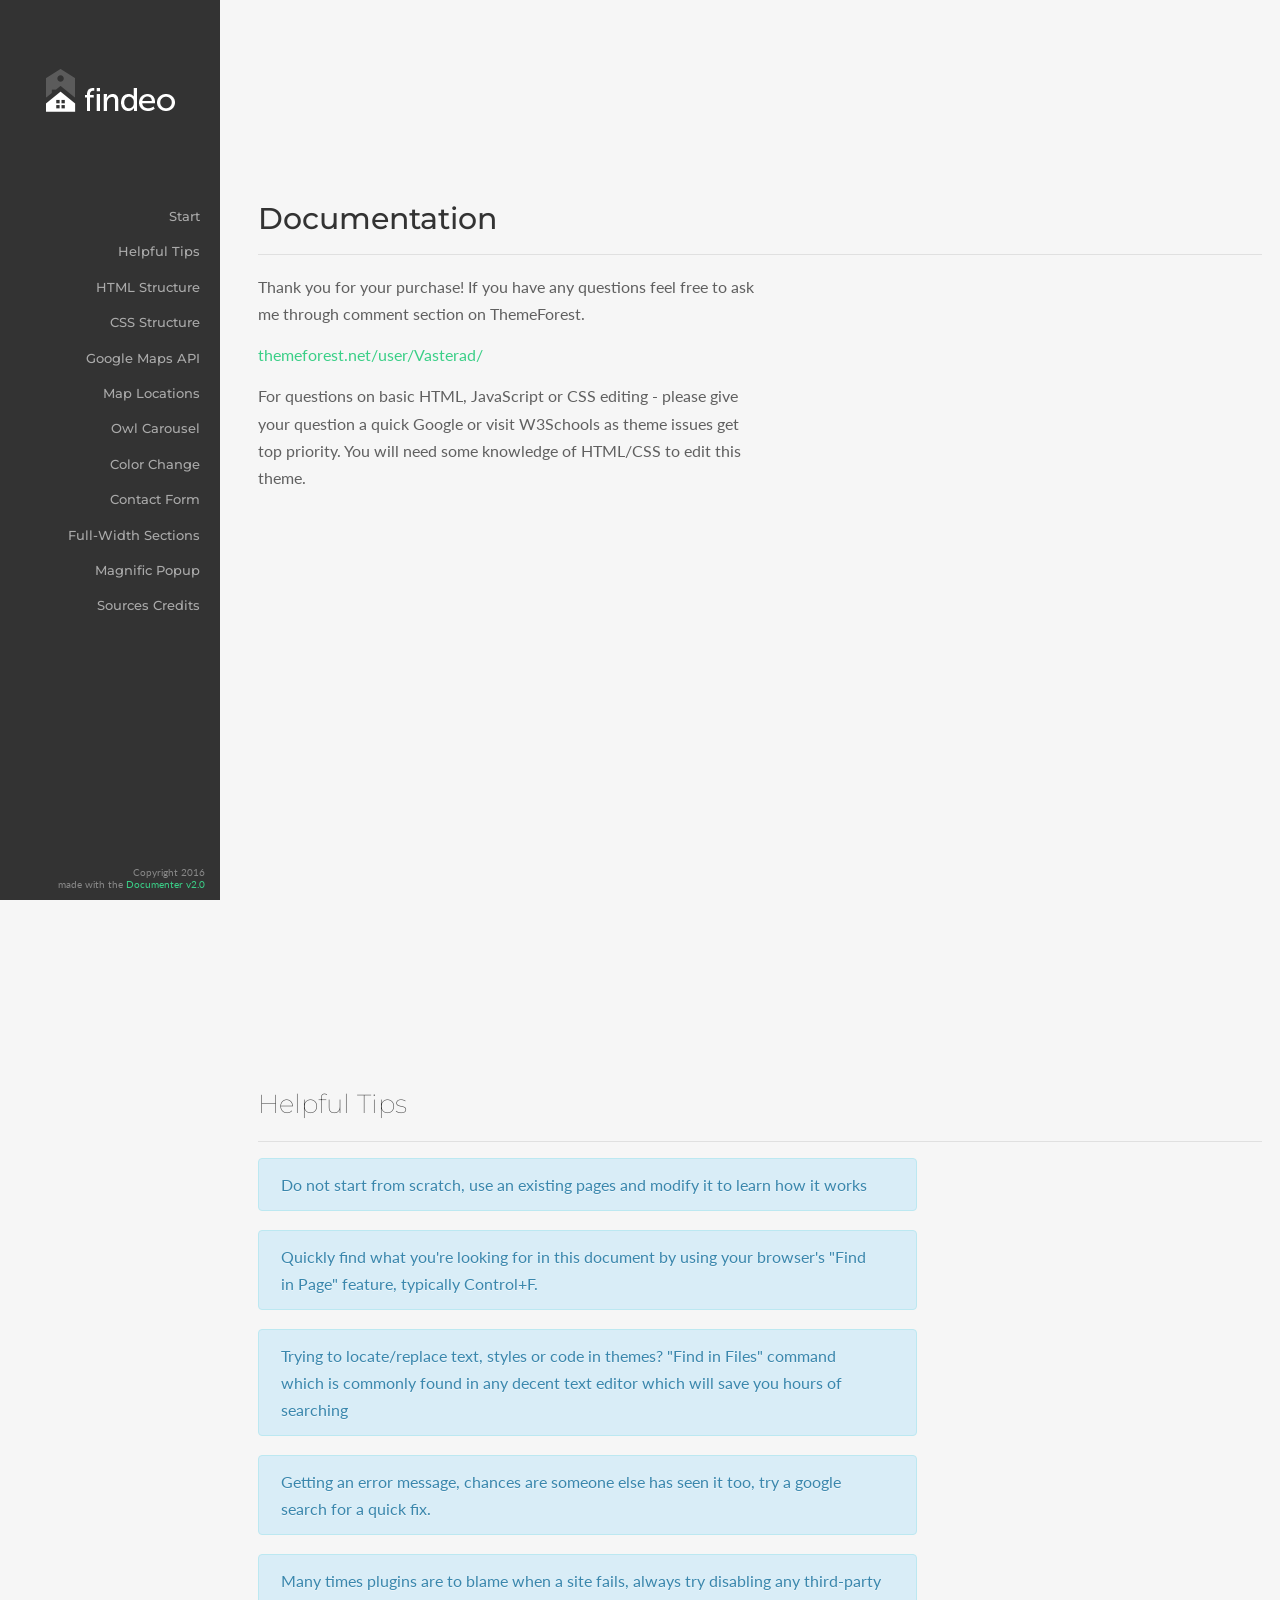
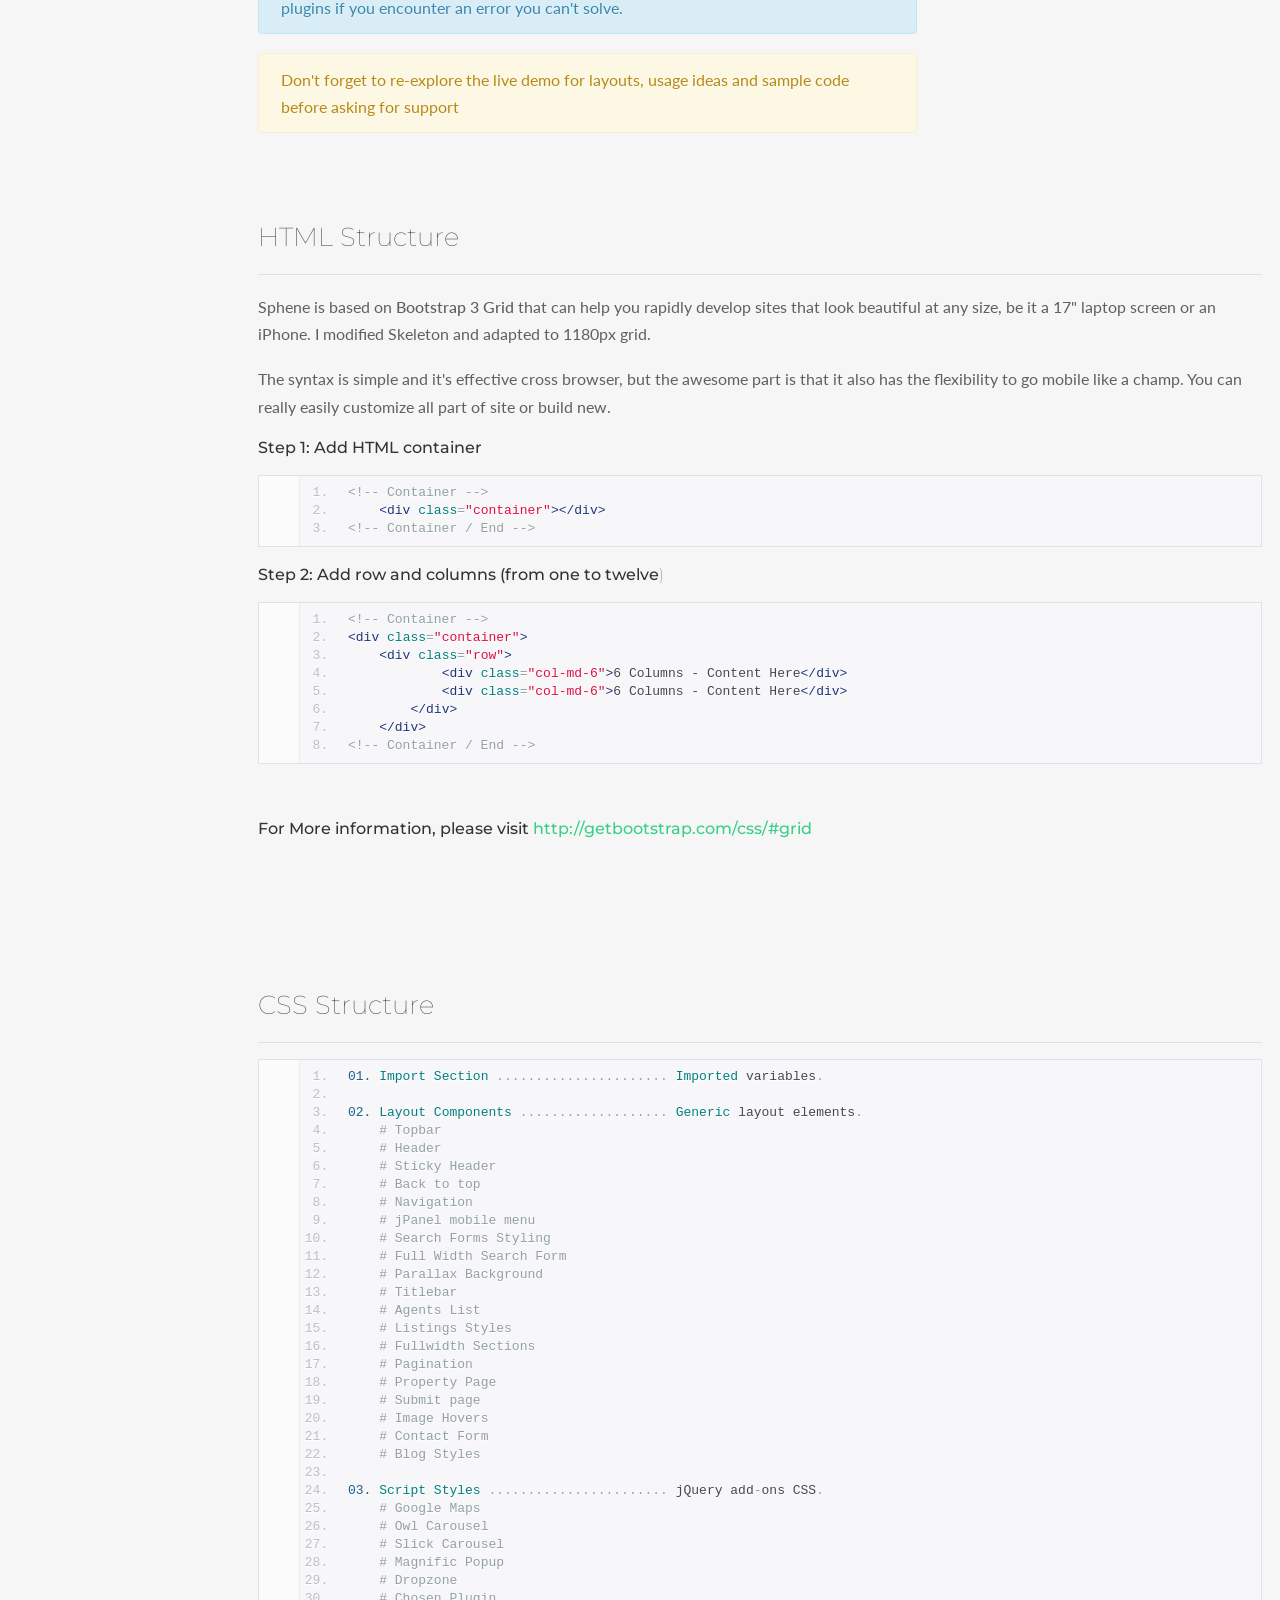
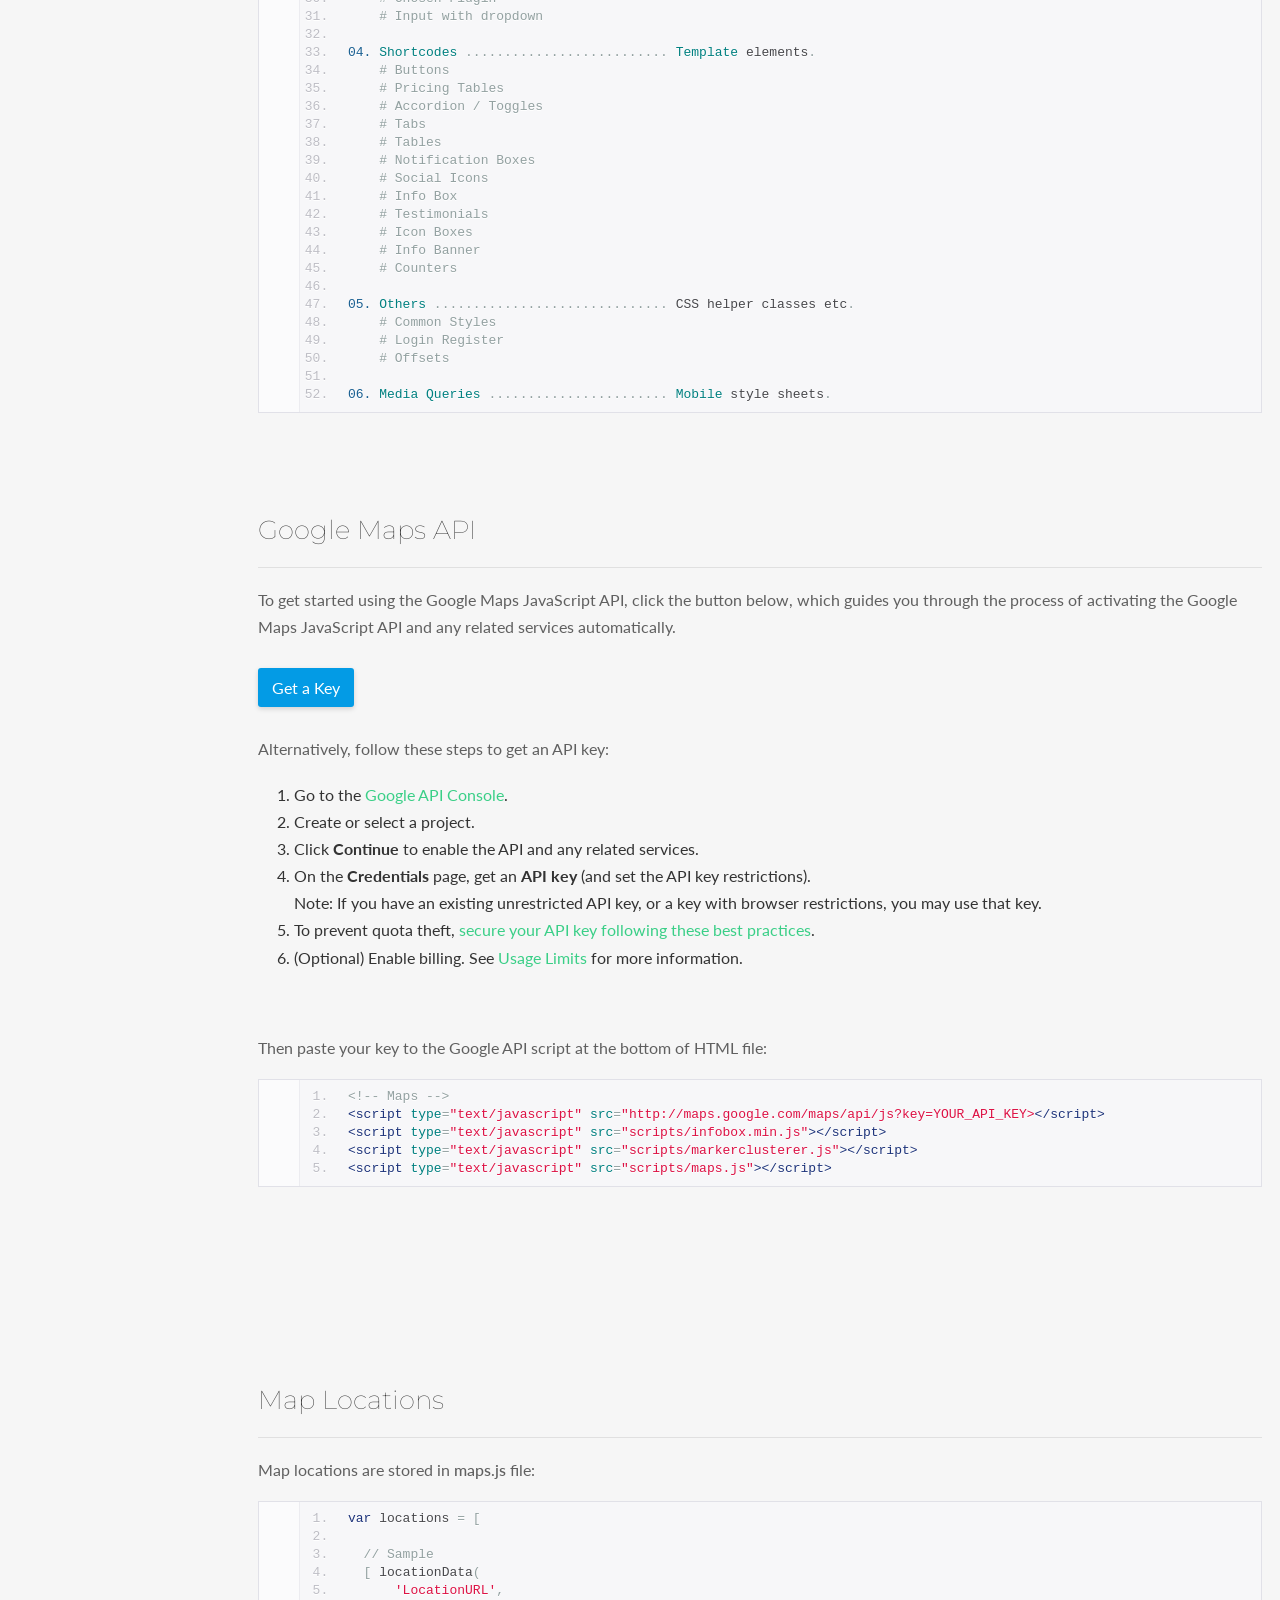
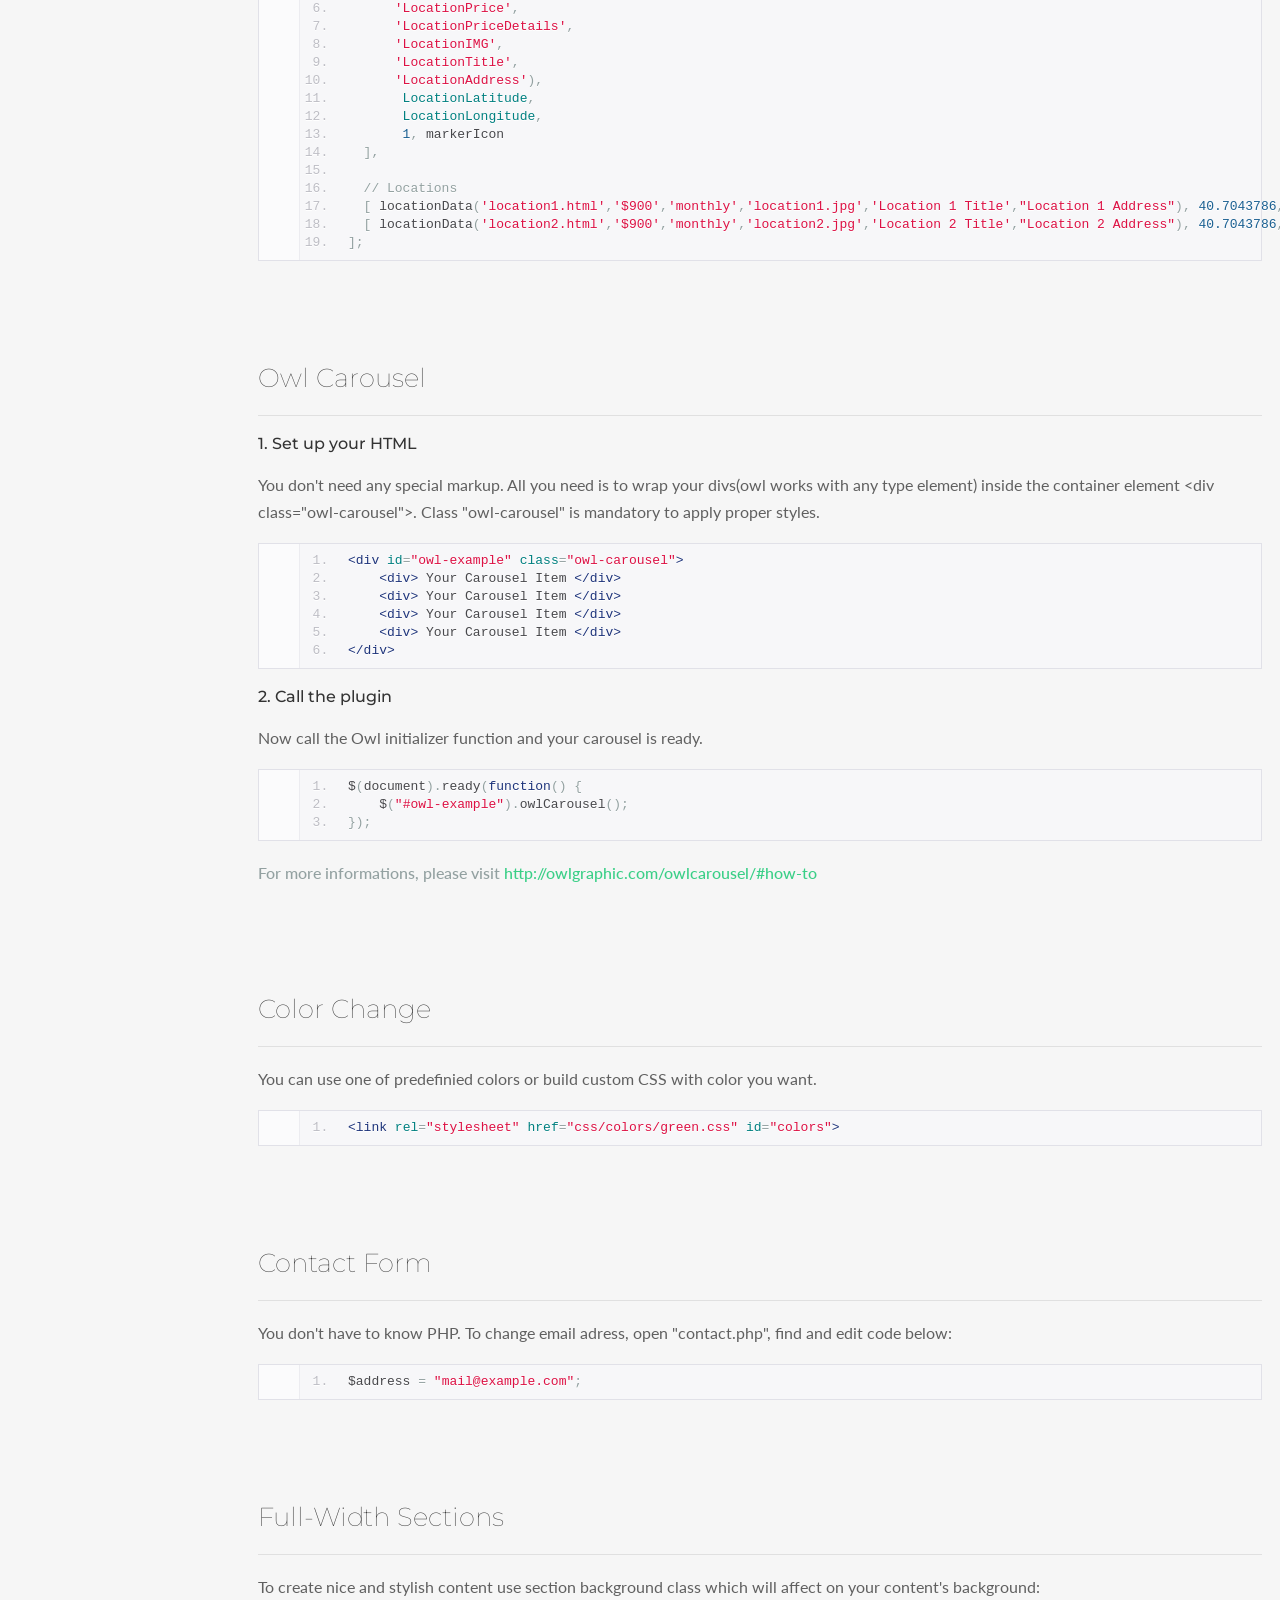
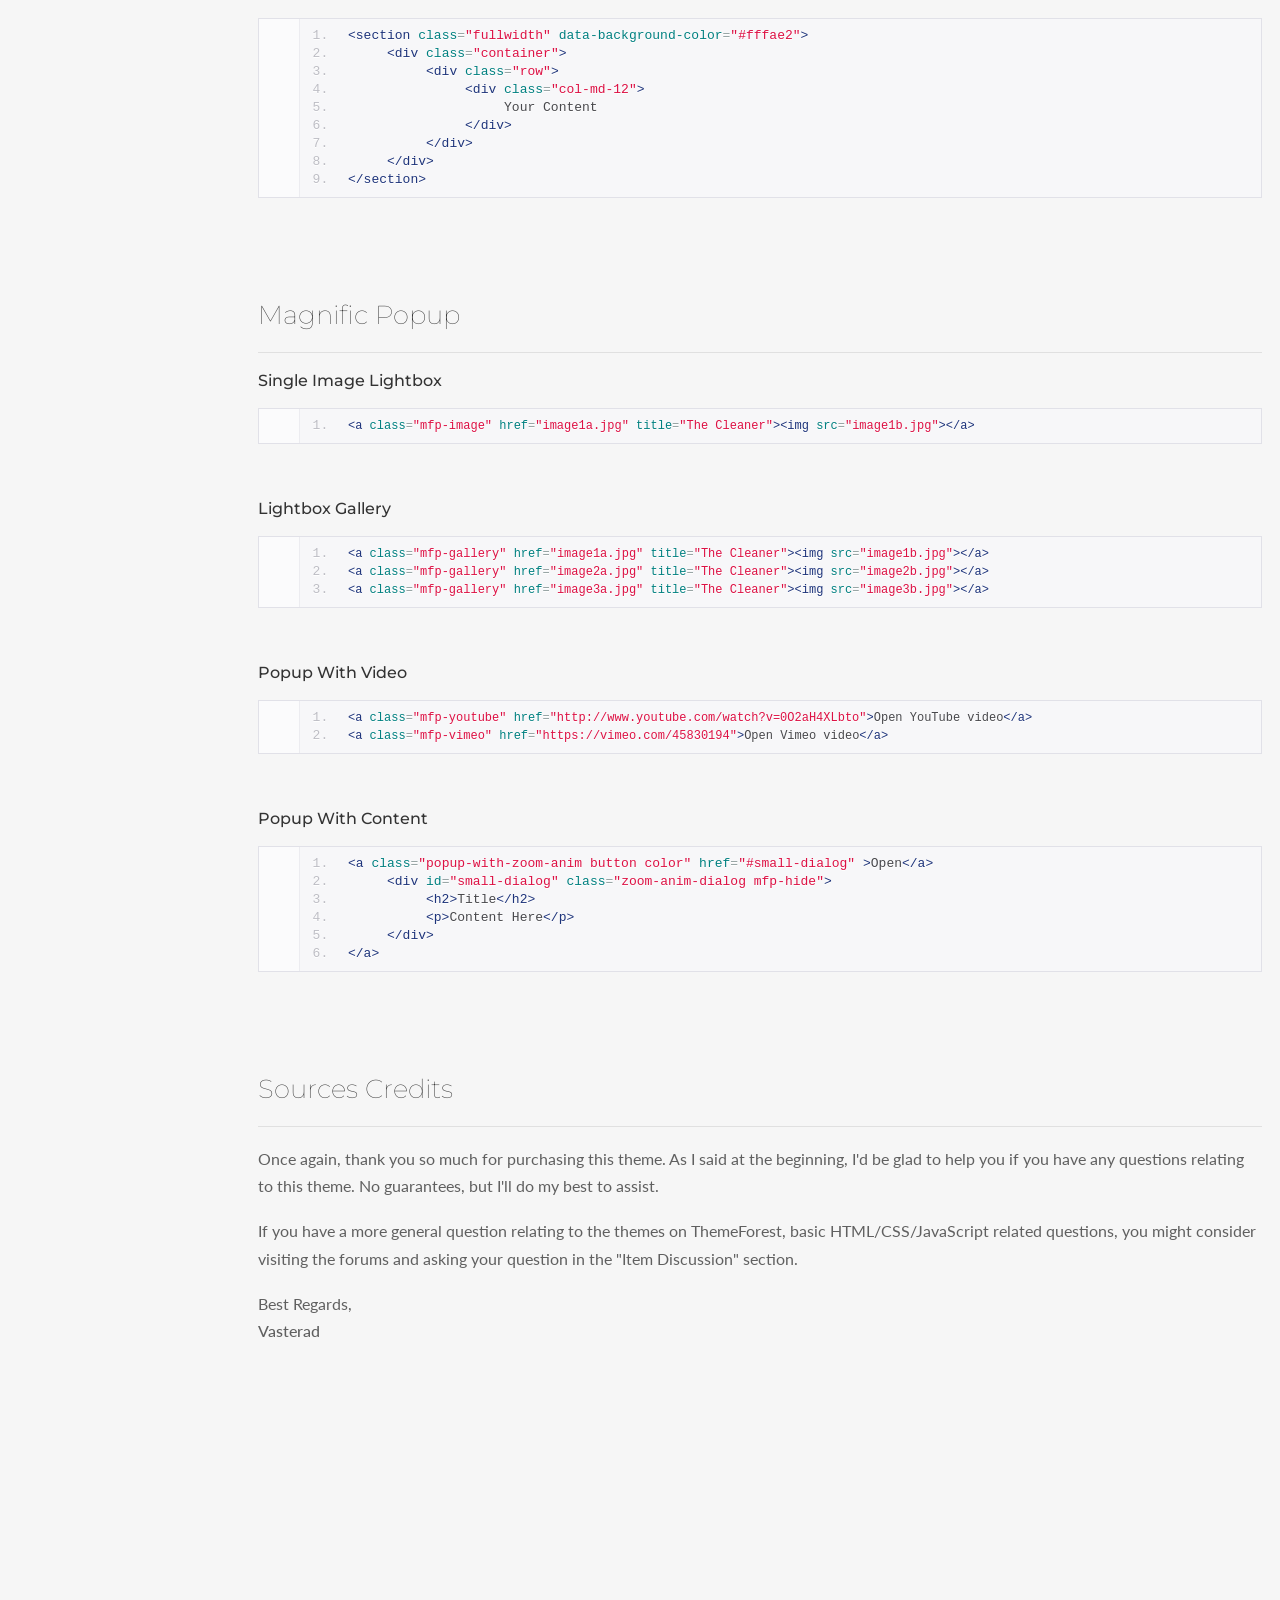
<file: template/Documentation/documentation.html>
<!doctype html>  
<!--[if IE 6 ]><html lang="en-us" class="ie6"> <![endif]-->
<!--[if IE 7 ]><html lang="en-us" class="ie7"> <![endif]-->
<!--[if IE 8 ]><html lang="en-us" class="ie8"> <![endif]-->
<!--[if (gt IE 7)|!(IE)]><!-->
<html lang="en-us"><!--<![endif]-->
<head>
	<meta charset="utf-8">
	
	<title>Documentation</title>
	
	<meta name="description" content="">
	<meta name="author" content="">
	<meta name="copyright" content="">
	<meta name="generator" content="Documenter v2.0 http://rxa.li/documenter">
	<meta name="date" content="2016-11-17T23:37:43+01:00">
	
	<link rel="stylesheet" href="assets/css/documenter_style.css" media="all">
	<link rel="stylesheet" href="assets/js/google-code-prettify/prettify.css" media="screen">
	<script src="assets/js/google-code-prettify/prettify.js"></script>

	
	
	<script src="assets/js/jquery.js"></script>
	
	<script src="assets/js/jquery.scrollTo.js"></script>
	<script src="assets/js/jquery.easing.js"></script>
	
	<script>document.createElement('section');var duration='500',easing='swing';</script>
	<script src="assets/js/script.js"></script>
	
	<link href="https://fonts.googleapis.com/css?family=Lato|Montserrat:400,700" rel="stylesheet"> 
	<style>
		body { font-family: "Lato"}
		h1,h2,h3,h4,h5,h6 { font-family: "Montserrat"}
		html{background-color:#F6F6F6;color:#333;}
		p {color:#606060;}
		::-moz-selection{background:#3ACF87;color:#FFFFFF;}
		::selection{background:#3ACF87;color:#FFFFFF;}
		#documenter_sidebar #documenter_logo{background-image:url(assets/images/image_1.png); margin-left: 18px;}
		a{color:#3ACF87;}
		.btn {
			border-radius:3px;
		}
		.prettyprint {font-size: 13px; }
		.btn-primary {
			  background-image: -moz-linear-gradient(top, #3ACF87, #3ACF87);
			  background-image: -ms-linear-gradient(top, #3ACF87, #3ACF87);
			  background-image: -webkit-gradient(linear, 0 0, 0 3ACF87%, from(#333333), to(#3ACF87));
			  background-image: -webkit-linear-gradient(top, #3ACF87, #3ACF87);
			  background-image: -o-linear-gradient(top, #3ACF87, #3ACF87);
			  background-image: linear-gradient(top, #3ACF87, #3ACF87);
			  filter: progid:DXImageTransform.Microsoft.gradient(startColorstr='#3ACF87', endColorstr='#3ACF87', GradientType=0);
			  border-color: #3ACF87 #3ACF87 #bfbfbf;
			  color:#FFFFFF;
		}
		.btn-primary:hover,
		.btn-primary:active,
		.btn-primary.active,
		.btn-primary.disabled,
		.btn-primary[disabled] {
		  border-color: #3ACF87 #3ACF87 #bfbfbf;
		  background-color: #3ACF87;
		}
		hr{border-top:1px solid #F6F6F6;border-bottom:1px solid #E0E0E0;}
		#documenter_sidebar, #documenter_sidebar ul a{background-color:#333333;color:#888;}
		#documenter_sidebar ul a{-webkit-text-shadow:1px 1px 0px #333333;-moz-text-shadow:1px 1px 0px #333333;text-shadow:1px 1px 0px #333333;}
		#documenter_sidebar ul{border-top:1px solid #333333;}
		#documenter_sidebar ul a{ padding-right: 20px;border-top:1px solid #333333;border-bottom:1px solid #333333;color:#aaa; transition: 0.3s; font-family: "Montserrat"; font-size: 13px; letter-spacing: 0px; font-weight: 500;}
		#documenter_sidebar ul a:hover{background:transparent;color:#fff;border-top:1px solid transparent;}

		#documenter_copyright{display:block !important;visibility:visible !important;}
	</style>
	
</head>
<body class="documenter-project-documentation">
	<div id="documenter_sidebar">
		<a href="#documenter_cover" id="documenter_logo"></a>
		<ul id="documenter_nav">
			<li><a class="current" href="#documenter_cover">Start</a></li>
				
			<li><a href="#helpful_tips" title="Helpful Tips">Helpful Tips</a></li>
			<li><a href="#html_structure" title="HTML Structure">HTML Structure</a></li>
			<li><a href="#css_structure" title="CSS Structure">CSS Structure</a></li>
			<li><a href="#google_maps_api" title="Google Maps API">Google Maps API</a></li>
			<li><a href="#map_locations" title="Map Locations">Map Locations</a></li>
			<li><a href="#owl_carousel" title="Owl Carousel">Owl Carousel</a></li>
			<li><a href="#color_change" title="Color Change">Color Change</a></li>
			<li><a href="#contact_form" title="Contact Form">Contact Form</a></li>
			<li><a href="#full_width_sections" title="Full-Width Sections">Full-Width Sections</a></li>
			<li><a href="#magnific_popup" title="Magnific Popup">Magnific Popup</a></li>
			<li><a href="#sources_credits" title="Sources Credits">Sources Credits</a></li>

		</ul>
		<div id="documenter_copyright">Copyright  2016<br>
		made with the <a href="http://rxa.li/documenter">Documenter v2.0</a> 
		</div>
	</div>
	<div id="documenter_content">
	<section id="documenter_cover">
	<h1 style="font-weight: 500;">Documentation</h1>
	
	<div id="documenter_buttons">
		
	</div>
	<hr>

	<p><p>Thank you for your purchase! If you have any questions feel free to ask me through comment section on ThemeForest.</p>

<a href="http://themeforest.net/user/Vasterad/">themeforest.net/user/Vasterad/</a>

<p>For questions on basic HTML, JavaScript or CSS editing - please give your question a quick Google or visit W3Schools as theme issues get top priority. You will need some knowledge of HTML/CSS to edit this theme. </p></p>
	</section>
	
	<section id="helpful_tips">
	<div class="page-header"><h3>Helpful Tips</h3><hr class="notop"></div>
<div class="alert alert-info" style="width: 600px;">
	Do not start from scratch, use an existing pages and modify it to learn how it works</div>
<br>
<div class="alert alert-info" style="width: 600px;">
	Quickly find what you&#39;re looking for in this document by using your browser&#39;s &quot;Find in Page&quot; feature, typically Control+F.</div>
<br>
<div class="alert alert-info" style="width: 600px;">
	Trying to locate/replace text, styles or code in themes? &quot;Find in Files&quot; command which is commonly found in any decent text editor which will save you hours of searching</div>
<br>
<div class="alert alert-info" style="width: 600px;">
	Getting an error message, chances are someone else has seen it too, try a google search for a quick fix.</div>
<br>
<div class="alert alert-info" style="width: 600px;">
	Many times plugins are to blame when a site fails, always try disabling any third-party plugins if you encounter an error you can&#39;t solve.</div>
<br>
<div class="alert" style="width: 600px;color: #b88918">
	Don&#39;t forget to re-explore the live demo for layouts, usage ideas and sample code before asking for support</div>
</section>
<section id="html_structure">
	<div class="page-header"><h3>HTML Structure</h3><hr class="notop"></div>
<div class="page-header">
	<p>
		Sphene is based on<strong> Bootstrap 3 Grid</strong> that can help you rapidly develop sites that look beautiful at any size, be it a 17&quot; laptop screen or an iPhone. I modified Skeleton and adapted to 1180px grid.</p>
</div>
<p>
	The syntax is simple and it&#39;s effective cross browser, but the awesome part is that it also has the flexibility to go mobile like a champ. You can really easily customize all part of site or build new.</p>
<h5>
	<strong>Step 1: Add HTML container</strong></h5>
<pre class="prettyprint lang-html linenums">
<span class="com"><span class="com"><span class="com"><span class="com">&lt;!-- Container --&gt;</span></span></span></span>
<span class="tag"><span class="tag"><span class="tag"><span class="tag"><span class="com"><span class="com"><span class="com"><span class="com">&nbsp;&nbsp;&nbsp; </span></span></span></span>&lt;div</span></span></span></span><span class="pln"><span class="pln"><span class="pln"><span class="pln"> </span></span></span></span><span class="atn"><span class="atn"><span class="atn"><span class="atn">class</span></span></span></span><span class="pun"><span class="pun"><span class="pun"><span class="pun">=</span></span></span></span><span class="atv"><span class="atv"><span class="atv"><span class="atv">&quot;container&quot;</span></span></span></span><span class="tag"><span class="tag"><span class="tag"><span class="tag">&gt;&lt;/div&gt;</span></span></span></span>
<span class="com"><span class="com"><span class="com"><span class="com">&lt;!-- Container / End --&gt;</span></span></span></span></pre>
<h5>
	<strong>Step 2: Add row and columns (from one to twelve</strong>)</h5>
<pre class="prettyprint lang-html linenums">
<span class="com"><span class="com"><span class="com"><span class="com">&lt;!-- Container --&gt;
&lt;div class=&quot;container&quot;&gt;
&nbsp;&nbsp;&nbsp; &lt;div class=&quot;row&quot;&gt;
&nbsp;&nbsp;&nbsp;&nbsp;&nbsp;&nbsp;&nbsp;&nbsp;&nbsp;&nbsp;&nbsp; &lt;div class=&quot;col-md-6&quot;&gt;6 Columns - Content Here&lt;/div&gt;
&nbsp;&nbsp;&nbsp;&nbsp;&nbsp;&nbsp;&nbsp;&nbsp;&nbsp;&nbsp;&nbsp; &lt;div class=&quot;col-md-6&quot;&gt;6 Columns - Content Here&lt;/div&gt;
&nbsp;&nbsp;&nbsp;&nbsp;&nbsp;&nbsp;&nbsp; &lt;/div&gt;
&nbsp;&nbsp;&nbsp; &lt;/div&gt;
&lt;!-- Container / End --&gt;</span></span></span></span></pre>
<h5>
	&nbsp;</h5>
<h5>
	<strong>For More information, please visit <a href="http://getbootstrap.com/css/#grid">http://getbootstrap.com/css/#grid</a></strong></h5>
<p>
	&nbsp;</p>
</section>
<section id="css_structure">
	<div class="page-header"><h3>CSS Structure</h3><hr class="notop"></div>
<pre class="prettyprint lang-css linenums">
01. Import Section ...................... Imported variables.

02. Layout Components ................... Generic layout elements.
&nbsp;&nbsp; &nbsp;# Topbar
&nbsp;&nbsp; &nbsp;# Header
&nbsp;&nbsp; &nbsp;# Sticky Header
&nbsp;&nbsp; &nbsp;# Back to top
&nbsp;&nbsp; &nbsp;# Navigation
&nbsp;&nbsp; &nbsp;# jPanel mobile menu
&nbsp;&nbsp; &nbsp;# Search Forms Styling
&nbsp;&nbsp; &nbsp;# Full Width Search Form
&nbsp;&nbsp; &nbsp;# Parallax Background
&nbsp;&nbsp; &nbsp;# Titlebar
&nbsp;&nbsp; &nbsp;# Agents List
&nbsp;&nbsp; &nbsp;# Listings Styles
&nbsp;&nbsp; &nbsp;# Fullwidth Sections
&nbsp;&nbsp; &nbsp;# Pagination
&nbsp;&nbsp; &nbsp;# Property Page
&nbsp;&nbsp; &nbsp;# Submit page
&nbsp;&nbsp; &nbsp;# Image Hovers
&nbsp;&nbsp; &nbsp;# Contact Form
&nbsp;&nbsp; &nbsp;# Blog Styles

03. Script Styles ....................... jQuery add-ons CSS.
&nbsp;&nbsp; &nbsp;# Google Maps
&nbsp;&nbsp; &nbsp;# Owl Carousel
&nbsp;&nbsp; &nbsp;# Slick Carousel
&nbsp;&nbsp; &nbsp;# Magnific Popup
&nbsp;&nbsp; &nbsp;# Dropzone
&nbsp;&nbsp; &nbsp;# Chosen Plugin
&nbsp;&nbsp; &nbsp;# Input with dropdown

04. Shortcodes .......................... Template elements.
&nbsp;&nbsp; &nbsp;# Buttons
&nbsp;&nbsp; &nbsp;# Pricing Tables
&nbsp;&nbsp; &nbsp;# Accordion / Toggles
&nbsp;&nbsp; &nbsp;# Tabs
&nbsp;&nbsp; &nbsp;# Tables
&nbsp;&nbsp; &nbsp;# Notification Boxes
&nbsp;&nbsp; &nbsp;# Social Icons
&nbsp;&nbsp; &nbsp;# Info Box
&nbsp;&nbsp; &nbsp;# Testimonials
&nbsp;&nbsp; &nbsp;# Icon Boxes
&nbsp;&nbsp; &nbsp;# Info Banner
&nbsp;&nbsp; &nbsp;# Counters

05. Others .............................. CSS helper classes etc.
&nbsp;&nbsp; &nbsp;# Common Styles
&nbsp;&nbsp; &nbsp;# Login Register
&nbsp;&nbsp; &nbsp;# Offsets

06. Media Queries ....................... Mobile style sheets.</pre>
</section>
<section id="google_maps_api">
	<div class="page-header"><h3>Google Maps API</h3><hr class="notop"></div>
<p>
	To get started using the Google Maps JavaScript API, click the button below, which guides you through the process of activating the Google Maps JavaScript API and any related services automatically.</p>

	<a style="background-color: #039be5;color: #fff;
box-shadow: 0 2px 5px 0 rgba(0,0,0,.15);
padding: 10px 14px; border-radius: 3px; margin: 10px 0;display: inline-block;" href="https://developers.google.com/maps/documentation/javascript/get-api-key">Get a Key</a>
<p>
	Alternatively, follow these steps to get an API key:</p>
<ol>
	<li>
		Go to the <a class="gc-analytics-event" data-action="linkClick" data-category="getKey" data-label="body" href="https://console.developers.google.com/flows/enableapi?apiid=maps_backend,geocoding_backend,directions_backend,distance_matrix_backend,elevation_backend,places_backend&amp;reusekey=true" target="_blank"> Google API Console</a>.</li>
	<li>
		Create or select a project.</li>
	<li>
		Click <b>Continue</b> to enable the API and any related services.</li>
	<li>
		On the<b> Credentials</b> page, get an <b>API key</b> (and set the API key restrictions).<br>
		Note: If you have an existing unrestricted API key, or a key with browser restrictions, you may use that key.</li>
	<li>
		To prevent quota theft, <a href="https://support.google.com/googleapi/answer/6310037"> secure your API key following these best practices</a>.</li>
	<li>
		(Optional) Enable billing. See <a href="https://developers.google.com/maps/documentation/javascript/usage">Usage Limits</a> for more information.</li>
</ol>
<p>
	&nbsp;</p>
<p>
	Then paste your key to the Google API script at the bottom of HTML file:</p>
<pre class="prettyprint lang-html linenums">
&lt;!-- Maps --&gt;
&lt;script type=&quot;text/javascript&quot; src=&quot;http://maps.google.com/maps/api/js?key=<strong>YOUR_API_KEY</strong>&gt;&lt;/script&gt;
&lt;script type=&quot;text/javascript&quot; src=&quot;scripts/infobox.min.js&quot;&gt;&lt;/script&gt;
&lt;script type=&quot;text/javascript&quot; src=&quot;scripts/markerclusterer.js&quot;&gt;&lt;/script&gt;
&lt;script type=&quot;text/javascript&quot; src=&quot;scripts/maps.js&quot;&gt;&lt;/script&gt;
</pre>
<p>
	&nbsp;</p>
<p>
	&nbsp;</p>
</section>
<section id="map_locations">
	<div class="page-header"><h3>Map Locations</h3><hr class="notop"></div>
<p>
	Map locations are stored in<strong> maps.js</strong> file:</p>
<pre class="prettyprint lang-js linenums">
var locations = [

&nbsp; // Sample
&nbsp; [ locationData(
&nbsp; &nbsp;&nbsp; &nbsp;&#39;LocationURL&#39;,
&nbsp; &nbsp;&nbsp; &nbsp;&#39;LocationPrice&#39;,
&nbsp; &nbsp;&nbsp; &nbsp;&#39;LocationPriceDetails&#39;,
&nbsp; &nbsp;&nbsp; &nbsp;&#39;LocationIMG&#39;,
&nbsp; &nbsp;&nbsp; &nbsp;&#39;LocationTitle&#39;,
&nbsp; &nbsp;&nbsp; &nbsp;&#39;LocationAddress&#39;),
&nbsp; &nbsp;&nbsp; &nbsp; LocationLatitude,
&nbsp; &nbsp;&nbsp;  &nbsp;LocationLongitude,
&nbsp; &nbsp;&nbsp; &nbsp; 1, markerIcon
&nbsp; ],

&nbsp; // Locations
&nbsp; [ locationData(&#39;location1.html&#39;,&#39;$900&#39;,&#39;monthly&#39;,&#39;location1.jpg&#39;,&#39;Location 1 Title&#39;,&quot;Location 1 Address&quot;), 40.7043786, -73.9867401, 1, markerIcon ],
&nbsp; [ locationData(&#39;location2.html&#39;,&#39;$900&#39;,&#39;monthly&#39;,&#39;location2.jpg&#39;,&#39;Location 2 Title&#39;,&quot;Location 2 Address&quot;), 40.7043786, -73.9867401, 2, markerIcon ],
];
</pre>
</section>
<section id="owl_carousel">
	<div class="page-header"><h3>Owl Carousel</h3><hr class="notop"></div>
<h5>
	<strong>1. Set up your HTML</strong></h5>
<p>
	You don&#39;t need any special markup. All you need is to wrap your divs(owl works with any type element) inside the container element &lt;div class=&quot;owl-carousel&quot;&gt;. Class &quot;owl-carousel&quot; is mandatory to apply proper styles.</p>
<pre class="prettyprint lang-html linenums">
&lt;div id=&quot;owl-example&quot; class=&quot;owl-carousel&quot;&gt;
&nbsp;&nbsp;&nbsp; &lt;div&gt; Your Carousel Item &lt;/div&gt;
&nbsp;&nbsp;&nbsp; &lt;div&gt; Your Carousel Item &lt;/div&gt;
&nbsp;&nbsp;&nbsp; &lt;div&gt; Your Carousel Item &lt;/div&gt;
&nbsp;&nbsp;&nbsp; &lt;div&gt; Your Carousel Item &lt;/div&gt;
&lt;/div&gt;</pre>
<h5>
	<strong>2. Call the plugin</strong></h5>
<p>
	Now call the Owl initializer function and your carousel is ready.</p>
<pre class="prettyprint lang-js linenums">
$(document).ready(function() {
&nbsp;&nbsp; &nbsp;$(&quot;#owl-example&quot;).owlCarousel();
});</pre>
<p>
	<strong><span class="pun">For more informations, please visit<a href="http://owlgraphic.com/owlcarousel/#how-to"> http://owlgraphic.com/owlcarousel/#how-to</a></span></strong></p>
</section>
<section id="color_change">
	<div class="page-header"><h3>Color Change</h3><hr class="notop"></div>
<p>
	You can use one of predefinied colors or build custom CSS with color you want.</p>
<pre class="prettyprint lang-html linenums">
&lt;link rel=&quot;stylesheet&quot; href=&quot;css/colors/green.css&quot; id=&quot;colors&quot;&gt;</pre>
</section>
<section id="contact_form">
	<div class="page-header"><h3>Contact Form</h3><hr class="notop"></div>
<p>
	You don&#39;t have to know PHP. To change email adress, open &quot;contact.php&quot;, find and edit code below:</p>
<pre class="prettyprint lang-php linenums">
$address = &quot;&#109;&#97;&#105;&#108;&#64;&#101;&#120;&#97;&#109;&#112;&#108;&#101;&#46;&#99;&#111;&#109;&quot;;
</pre>
</section>
<section id="full_width_sections">
	<div class="page-header"><h3>Full-Width Sections</h3><hr class="notop"></div>
<p>
	To create nice and stylish content use section background class which will affect on your content&#39;s background:</p>
<pre class="prettyprint lang-html linenums">
&lt;section class=&quot;fullwidth&quot; data-background-color=&quot;#fffae2&quot;&gt;
&nbsp;&nbsp;&nbsp;&nbsp; &lt;div class=&quot;container&quot;&gt;
&nbsp;&nbsp;&nbsp;&nbsp;&nbsp;&nbsp;&nbsp;&nbsp;&nbsp; &lt;div class=&quot;row&quot;&gt;
&nbsp;&nbsp;&nbsp;&nbsp;&nbsp;&nbsp;&nbsp;&nbsp;&nbsp;&nbsp;&nbsp;&nbsp;&nbsp;&nbsp; &lt;div class=&quot;col-md-12&quot;&gt;
&nbsp;&nbsp;&nbsp;&nbsp;&nbsp;&nbsp;&nbsp;&nbsp;&nbsp;&nbsp;&nbsp;&nbsp;&nbsp;&nbsp;&nbsp;&nbsp;&nbsp;&nbsp;&nbsp; Your Content
&nbsp;&nbsp;&nbsp;&nbsp;&nbsp;&nbsp;&nbsp;&nbsp;&nbsp;&nbsp;&nbsp;&nbsp;&nbsp;&nbsp; &lt;/div&gt;
&nbsp;&nbsp;&nbsp;&nbsp;&nbsp;&nbsp;&nbsp;&nbsp;&nbsp; &lt;/div&gt;
&nbsp;&nbsp;&nbsp;&nbsp; &lt;/div&gt;
&lt;/section&gt;</pre>
</section>
<section id="magnific_popup">
	<div class="page-header"><h3>Magnific Popup</h3><hr class="notop"></div>
<h5>
	<strong>Single Image Lightbox</strong></h5>
<pre class="prettyprint lang-html linenums">
<code class="xml html"><span class="tag"><span class="tag"><span class="tag"><span class="tag"><span class="tag"><span class="tag">&lt;</span></span></span></span></span><span class="title"><span class="tag"><span class="tag"><span class="tag"><span class="tag"><span class="tag">a</span></span></span></span></span></span><span class="pln"><span class="pln"><span class="pln"><span class="pln"><span class="pln"> </span></span></span></span></span><span class="atn"><span class="atn"><span class="atn"><span class="atn"><span class="atn">class</span></span></span></span></span><span class="pun"><span class="pun"><span class="pun"><span class="pun"><span class="pun">=</span></span></span></span></span><span class="atv"><span class="atv"><span class="atv"><span class="atv"><span class="atv">&quot;mfp-image&quot;</span></span></span></span></span><span class="pln"><span class="pln"><span class="pln"><span class="pln"><span class="pln"> </span></span></span></span></span><span class="attribute"><span class="atn"><span class="atn"><span class="atn"><span class="atn"><span class="atn">href</span></span></span></span></span></span><span class="pun"><span class="pun"><span class="pun"><span class="pun"><span class="pun">=</span></span></span></span></span><span class="value"><span class="atv"><span class="atv"><span class="atv"><span class="atv"><span class="atv">&quot;image1a.jpg&quot;</span></span></span></span></span></span><span class="pln"><span class="pln"><span class="pln"><span class="pln"><span class="pln"> </span></span></span></span></span><span class="attribute"><span class="atn"><span class="atn"><span class="atn"><span class="atn"><span class="atn">title</span></span></span></span></span></span><span class="pun"><span class="pun"><span class="pun"><span class="pun"><span class="pun">=</span></span></span></span></span><span class="value"><span class="atv"><span class="atv"><span class="atv"><span class="atv"><span class="atv">&quot;The Cleaner&quot;</span></span></span></span></span></span><span class="tag"><span class="tag"><span class="tag"><span class="tag"><span class="tag">&gt;</span></span></span></span></span></span><span class="tag"><span class="tag"><span class="tag"><span class="tag"><span class="tag"><span class="tag">&lt;</span></span></span></span></span><span class="title"><span class="tag"><span class="tag"><span class="tag"><span class="tag"><span class="tag">img</span></span></span></span></span></span><span class="pln"><span class="pln"><span class="pln"><span class="pln"><span class="pln"> </span></span></span></span></span><span class="attribute"><span class="atn"><span class="atn"><span class="atn"><span class="atn"><span class="atn">src</span></span></span></span></span></span><span class="pun"><span class="pun"><span class="pun"><span class="pun"><span class="pun">=</span></span></span></span></span><span class="value"><span class="atv"><span class="atv"><span class="atv"><span class="atv"><span class="atv">&quot;</span></span></span></span><code class="xml html"><span class="tag"><span class="value"><span class="atv"><span class="atv"><span class="atv"><span class="atv"><span class="atv">image1b</span></span></span></span></span></span></span></code><span class="atv"><span class="atv"><span class="atv"><span class="atv">.jpg&quot;</span></span></span></span></span></span><span class="tag"><span class="tag"><span class="tag"><span class="tag"><span class="tag">&gt;</span></span></span></span></span></span><span class="tag"><span class="tag"><span class="tag"><span class="tag"><span class="tag"><span class="tag">&lt;/</span></span></span></span></span><span class="title"><span class="tag"><span class="tag"><span class="tag"><span class="tag"><span class="tag">a</span></span></span></span></span></span><span class="tag"><span class="tag"><span class="tag"><span class="tag"><span class="tag">&gt;</span></span></span></span></span></span></code></pre>
<h5>
	&nbsp;</h5>
<h5>
	<strong>Lightbox Gallery</strong></h5>
<pre class="prettyprint lang-html linenums">
<code class="xml html"><span class="tag"><span class="tag"><span class="tag"><span class="tag"><span class="tag"><span class="tag">&lt;</span></span></span></span></span><span class="title"><span class="tag"><span class="tag"><span class="tag"><span class="tag"><span class="tag">a</span></span></span></span></span></span><span class="pln"><span class="pln"><span class="pln"><span class="pln"><span class="pln"> </span></span></span></span></span><span class="atn"><span class="atn"><span class="atn"><span class="atn"><span class="atn">class</span></span></span></span></span><span class="pun"><span class="pun"><span class="pun"><span class="pun"><span class="pun">=</span></span></span></span></span><span class="atv"><span class="atv"><span class="atv"><span class="atv"><span class="atv">&quot;mfp-gallery&quot;</span></span></span></span></span><span class="pln"><span class="pln"><span class="pln"><span class="pln"><span class="pln"> </span></span></span></span></span><span class="attribute"><span class="atn"><span class="atn"><span class="atn"><span class="atn"><span class="atn">href</span></span></span></span></span></span><span class="pun"><span class="pun"><span class="pun"><span class="pun"><span class="pun">=</span></span></span></span></span><span class="value"><span class="atv"><span class="atv"><span class="atv"><span class="atv"><span class="atv">&quot;</span></span></span></span><code class="xml html"><span class="tag"><span class="value"><span class="atv"><span class="atv"><span class="atv"><span class="atv"><span class="atv">image1a.jpg</span></span></span></span></span></span></span></code><span class="atv"><span class="atv"><span class="atv"><span class="atv">&quot;</span></span></span></span></span></span><span class="pln"><span class="pln"><span class="pln"><span class="pln"><span class="pln"> </span></span></span></span></span><span class="attribute"><span class="atn"><span class="atn"><span class="atn"><span class="atn"><span class="atn">title</span></span></span></span></span></span><span class="pun"><span class="pun"><span class="pun"><span class="pun"><span class="pun">=</span></span></span></span></span><span class="value"><span class="atv"><span class="atv"><span class="atv"><span class="atv"><span class="atv">&quot;The Cleaner&quot;</span></span></span></span></span></span><span class="tag"><span class="tag"><span class="tag"><span class="tag"><span class="tag">&gt;</span></span></span></span></span></span><span class="tag"><span class="tag"><span class="tag"><span class="tag"><span class="tag"><span class="tag">&lt;</span></span></span></span></span><span class="title"><span class="tag"><span class="tag"><span class="tag"><span class="tag"><span class="tag">img</span></span></span></span></span></span><span class="pln"><span class="pln"><span class="pln"><span class="pln"><span class="pln"> </span></span></span></span></span><span class="attribute"><span class="atn"><span class="atn"><span class="atn"><span class="atn"><span class="atn">src</span></span></span></span></span></span><span class="pun"><span class="pun"><span class="pun"><span class="pun"><span class="pun">=</span></span></span></span></span><span class="value"><span class="atv"><span class="atv"><span class="atv"><span class="atv"><span class="atv">&quot;</span></span></span></span><code class="xml html"><span class="tag"><span class="value"><span class="atv"><span class="atv"><span class="atv"><span class="atv"><span class="atv">image1b.jpg</span></span></span></span></span></span></span></code><span class="atv"><span class="atv"><span class="atv"><span class="atv">&quot;</span></span></span></span></span></span><span class="tag"><span class="tag"><span class="tag"><span class="tag"><span class="tag">&gt;</span></span></span></span></span></span><span class="tag"><span class="tag"><span class="tag"><span class="tag"><span class="tag"><span class="tag">&lt;/</span></span></span></span></span><span class="title"><span class="tag"><span class="tag"><span class="tag"><span class="tag"><span class="tag">a</span></span></span></span></span></span><span class="tag"><span class="tag"><span class="tag"><span class="tag"><span class="tag">&gt;</span></span></span></span></span></span></code>
<code class="xml html"><span class="tag"><span class="tag"><code class="xml html"><span class="tag"><span class="tag"><span class="tag"><span class="tag"><span class="tag"><span class="tag">&lt;</span></span></span></span></span><span class="title"><span class="tag"><span class="tag"><span class="tag"><span class="tag"><span class="tag">a</span></span></span></span></span></span><span class="pln"><span class="pln"><span class="pln"><span class="pln"><span class="pln"> </span></span></span></span></span><span class="atn"><span class="atn"><span class="atn"><span class="atn"><span class="atn">class</span></span></span></span></span><span class="pun"><span class="pun"><span class="pun"><span class="pun"><span class="pun">=</span></span></span></span></span><span class="atv"><span class="atv"><span class="atv"><span class="atv"><span class="atv">&quot;mfp-gallery&quot;</span></span></span></span></span><span class="pln"><span class="pln"><span class="pln"><span class="pln"><span class="pln"> </span></span></span></span></span><span class="attribute"><span class="atn"><span class="atn"><span class="atn"><span class="atn"><span class="atn">href</span></span></span></span></span></span><span class="pun"><span class="pun"><span class="pun"><span class="pun"><span class="pun">=</span></span></span></span></span><span class="value"><span class="atv"><span class="atv"><span class="atv"><span class="atv"><span class="atv">&quot;</span></span></span></span><code class="xml html"><span class="tag"><span class="value"><span class="atv"><span class="atv"><span class="atv"><span class="atv"><span class="atv">image2a.jpg</span></span></span></span></span></span></span></code><span class="atv"><span class="atv"><span class="atv"><span class="atv">&quot;</span></span></span></span></span></span><span class="pln"><span class="pln"><span class="pln"><span class="pln"><span class="pln"> </span></span></span></span></span><span class="attribute"><span class="atn"><span class="atn"><span class="atn"><span class="atn"><span class="atn">title</span></span></span></span></span></span><span class="pun"><span class="pun"><span class="pun"><span class="pun"><span class="pun">=</span></span></span></span></span><span class="value"><span class="atv"><span class="atv"><span class="atv"><span class="atv"><span class="atv">&quot;The Cleaner&quot;</span></span></span></span></span></span><span class="tag"><span class="tag"><span class="tag"><span class="tag"><span class="tag">&gt;</span></span></span></span></span></span><span class="tag"><span class="tag"><span class="tag"><span class="tag"><span class="tag"><span class="tag">&lt;</span></span></span></span></span><span class="title"><span class="tag"><span class="tag"><span class="tag"><span class="tag"><span class="tag">img</span></span></span></span></span></span><span class="pln"><span class="pln"><span class="pln"><span class="pln"><span class="pln"> </span></span></span></span></span><span class="attribute"><span class="atn"><span class="atn"><span class="atn"><span class="atn"><span class="atn">src</span></span></span></span></span></span><span class="pun"><span class="pun"><span class="pun"><span class="pun"><span class="pun">=</span></span></span></span></span><span class="value"><span class="atv"><span class="atv"><span class="atv"><span class="atv"><span class="atv">&quot;</span></span></span></span><code class="xml html"><span class="tag"><span class="value"><span class="atv"><span class="atv"><span class="atv"><span class="atv"><span class="atv">image2b.jpg</span></span></span></span></span></span></span></code><span class="atv"><span class="atv"><span class="atv"><span class="atv">&quot;</span></span></span></span></span></span><span class="tag"><span class="tag"><span class="tag"><span class="tag"><span class="tag">&gt;</span></span></span></span></span></span><span class="tag"><span class="tag"><span class="tag"><span class="tag"><span class="tag"><span class="tag">&lt;/</span></span></span></span></span><span class="title"><span class="tag"><span class="tag"><span class="tag"><span class="tag"><span class="tag">a</span></span></span></span></span></span><span class="tag"><span class="tag"><span class="tag"><span class="tag"><span class="tag">&gt;</span></span></span></span></span></span></code></span></span></code>
<code class="xml html"><span class="tag"><span class="tag"><span class="tag"><span class="tag"><span class="tag"><span class="tag">&lt;</span></span></span></span></span><span class="title"><span class="tag"><span class="tag"><span class="tag"><span class="tag"><span class="tag">a</span></span></span></span></span></span><span class="pln"><span class="pln"><span class="pln"><span class="pln"><span class="pln"> </span></span></span></span></span><span class="atn"><span class="atn"><span class="atn"><span class="atn"><span class="atn">class</span></span></span></span></span><span class="pun"><span class="pun"><span class="pun"><span class="pun"><span class="pun">=</span></span></span></span></span><span class="atv"><span class="atv"><span class="atv"><span class="atv"><span class="atv">&quot;mfp-gallery&quot;</span></span></span></span></span><span class="pln"><span class="pln"><span class="pln"><span class="pln"><span class="pln"> </span></span></span></span></span><span class="attribute"><span class="atn"><span class="atn"><span class="atn"><span class="atn"><span class="atn">href</span></span></span></span></span></span><span class="pun"><span class="pun"><span class="pun"><span class="pun"><span class="pun">=</span></span></span></span></span><span class="value"><span class="atv"><span class="atv"><span class="atv"><span class="atv"><span class="atv">&quot;</span></span></span></span><code class="xml html"><span class="tag"><span class="value"><span class="atv"><span class="atv"><span class="atv"><span class="atv"><span class="atv">image3a.jpg</span></span></span></span></span></span></span></code><span class="atv"><span class="atv"><span class="atv"><span class="atv">&quot;</span></span></span></span></span></span><span class="pln"><span class="pln"><span class="pln"><span class="pln"><span class="pln"> </span></span></span></span></span><span class="attribute"><span class="atn"><span class="atn"><span class="atn"><span class="atn"><span class="atn">title</span></span></span></span></span></span><span class="pun"><span class="pun"><span class="pun"><span class="pun"><span class="pun">=</span></span></span></span></span><span class="value"><span class="atv"><span class="atv"><span class="atv"><span class="atv"><span class="atv">&quot;The Cleaner&quot;</span></span></span></span></span></span><span class="tag"><span class="tag"><span class="tag"><span class="tag"><span class="tag">&gt;</span></span></span></span></span></span><span class="tag"><span class="tag"><span class="tag"><span class="tag"><span class="tag"><span class="tag">&lt;</span></span></span></span></span><span class="title"><span class="tag"><span class="tag"><span class="tag"><span class="tag"><span class="tag">img</span></span></span></span></span></span><span class="pln"><span class="pln"><span class="pln"><span class="pln"><span class="pln"> </span></span></span></span></span><span class="attribute"><span class="atn"><span class="atn"><span class="atn"><span class="atn"><span class="atn">src</span></span></span></span></span></span><span class="pun"><span class="pun"><span class="pun"><span class="pun"><span class="pun">=</span></span></span></span></span><span class="value"><span class="atv"><span class="atv"><span class="atv"><span class="atv"><span class="atv">&quot;</span></span></span></span><code class="xml html"><span class="tag"><span class="value"><span class="atv"><span class="atv"><span class="atv"><span class="atv"><span class="atv">image3b.jpg</span></span></span></span></span></span></span></code><span class="atv"><span class="atv"><span class="atv"><span class="atv">&quot;</span></span></span></span></span></span><span class="tag"><span class="tag"><span class="tag"><span class="tag"><span class="tag">&gt;</span></span></span></span></span></span><span class="tag"><span class="tag"><span class="tag"><span class="tag"><span class="tag"><span class="tag">&lt;/</span></span></span></span></span><span class="title"><span class="tag"><span class="tag"><span class="tag"><span class="tag"><span class="tag">a</span></span></span></span></span></span><span class="tag"><span class="tag"><span class="tag"><span class="tag"><span class="tag">&gt;</span></span></span></span></span></span></code></pre>
<h5>
	&nbsp;</h5>
<h5>
	<strong>Popup With Video</strong></h5>
<div class="highlight">
	<pre class="prettyprint lang-html linenums">
<code class="xml html"><span class="tag"><span class="tag"><span class="tag"><span class="tag"><span class="tag"><span class="tag">&lt;</span></span></span></span></span><span class="title"><span class="tag"><span class="tag"><span class="tag"><span class="tag"><span class="tag">a</span></span></span></span></span></span><span class="pln"><span class="pln"><span class="pln"><span class="pln"><span class="pln"> </span></span></span></span></span><span class="attribute"><span class="atn"><span class="atn"><span class="atn"><span class="atn"><span class="atn">class</span></span></span></span></span></span><span class="pun"><span class="pun"><span class="pun"><span class="pun"><span class="pun">=</span></span></span></span></span><span class="value"><span class="atv"><span class="atv"><span class="atv"><span class="atv"><span class="atv">&quot;mfp-youtube&quot;</span></span></span></span></span></span><span class="pln"><span class="pln"><span class="pln"><span class="pln"><span class="pln"> </span></span></span></span></span><span class="attribute"><span class="atn"><span class="atn"><span class="atn"><span class="atn"><span class="atn">href</span></span></span></span></span></span><span class="pun"><span class="pun"><span class="pun"><span class="pun"><span class="pun">=</span></span></span></span></span><span class="value"><span class="atv"><span class="atv"><span class="atv"><span class="atv"><span class="atv">&quot;http://www.youtube.com/watch?v=0O2aH4XLbto&quot;</span></span></span></span></span></span><span class="tag"><span class="tag"><span class="tag"><span class="tag"><span class="tag">&gt;</span></span></span></span></span></span><span class="pln"><span class="pln"><span class="pln"><span class="pln"><span class="pln">Open YouTube video</span></span></span></span></span><span class="tag"><span class="tag"><span class="tag"><span class="tag"><span class="tag"><span class="tag">&lt;/</span></span></span></span></span><span class="title"><span class="tag"><span class="tag"><span class="tag"><span class="tag"><span class="tag">a</span></span></span></span></span></span><span class="tag"><span class="tag"><span class="tag"><span class="tag"><span class="tag">&gt;</span></span></span></span></span></span></code>
<code class="xml html"><span class="tag"><span class="tag"><span class="tag"><span class="tag"><span class="tag"><span class="tag">&lt;</span></span></span></span></span><span class="title"><span class="tag"><span class="tag"><span class="tag"><span class="tag"><span class="tag">a</span></span></span></span></span></span><span class="pln"><span class="pln"><span class="pln"><span class="pln"><span class="pln"> </span></span></span></span></span><span class="attribute"><span class="atn"><span class="atn"><span class="atn"><span class="atn"><span class="atn">class</span></span></span></span></span></span><span class="pun"><span class="pun"><span class="pun"><span class="pun"><span class="pun">=</span></span></span></span></span><span class="value"><span class="atv"><span class="atv"><span class="atv"><span class="atv"><span class="atv">&quot;</span></span></span></span></span></span></span></code><code class="xml html"><span class="tag"><span class="atv"><span class="atv"><span class="atv"><span class="atv"><span class="atv">mfp-</span></span></span></span></span></span></code><code class="xml html"><span class="tag"><span class="value"><span class="atv"><span class="atv"><span class="atv"><span class="atv"><span class="atv">vimeo&quot;</span></span></span></span></span></span><span class="pln"><span class="pln"><span class="pln"><span class="pln"><span class="pln"> </span></span></span></span></span><span class="attribute"><span class="atn"><span class="atn"><span class="atn"><span class="atn"><span class="atn">href</span></span></span></span></span></span><span class="pun"><span class="pun"><span class="pun"><span class="pun"><span class="pun">=</span></span></span></span></span><span class="value"><span class="atv"><span class="atv"><span class="atv"><span class="atv"><span class="atv">&quot;https://vimeo.com/45830194&quot;</span></span></span></span></span></span><span class="tag"><span class="tag"><span class="tag"><span class="tag"><span class="tag">&gt;</span></span></span></span></span></span><span class="pln"><span class="pln"><span class="pln"><span class="pln"><span class="pln">Open Vimeo video</span></span></span></span></span><span class="tag"><span class="tag"><span class="tag"><span class="tag"><span class="tag"><span class="tag">&lt;/</span></span></span></span></span><span class="title"><span class="tag"><span class="tag"><span class="tag"><span class="tag"><span class="tag">a</span></span></span></span></span></span><span class="tag"><span class="tag"><span class="tag"><span class="tag"><span class="tag">&gt;</span></span></span></span></span></span></code></pre>
</div>
<h5>
	&nbsp;</h5>
<h5>
	<strong>Popup With Content</strong></h5>
<pre class="prettyprint lang-html linenums">
<span class="tag"><span class="tag"><span class="tag"><span class="tag">&lt;a class=&quot;popup-with-zoom-anim button color&quot; href=&quot;#small-dialog&quot; &gt;Open&lt;/a&gt;
&nbsp;&nbsp;&nbsp;&nbsp; &lt;div id=&quot;small-dialog&quot; class=&quot;zoom-anim-dialog mfp-hide&quot;&gt;
&nbsp;&nbsp;&nbsp;&nbsp;&nbsp;&nbsp;&nbsp;&nbsp;&nbsp; &lt;h2&gt;Title&lt;/h2&gt;
&nbsp;&nbsp;&nbsp;&nbsp;&nbsp;&nbsp;&nbsp;&nbsp;&nbsp; &lt;p&gt;Content Here&lt;/p&gt;
&nbsp;&nbsp;&nbsp;&nbsp; &lt;/div&gt;
&lt;/a&gt;</span></span></span></span></pre>
</section>
<section id="sources_credits">
	<div class="page-header"><h3>Sources Credits</h3><hr class="notop"></div>
<p>
	Once again, thank you so much for purchasing this theme. As I said at the beginning, I&#39;d be glad to help you if you have any questions relating to this theme. No guarantees, but I&#39;ll do my best to assist.</p>
<p>
	If you have a more general question relating to the themes on ThemeForest, basic HTML/CSS/JavaScript related questions, you might consider visiting the forums and asking your question in the &quot;Item Discussion&quot; section.</p>
<p>
	Best Regards,<br>
	<strong>Vasterad</strong></p>
</section>

	</div>
</body>
</html>
</file>
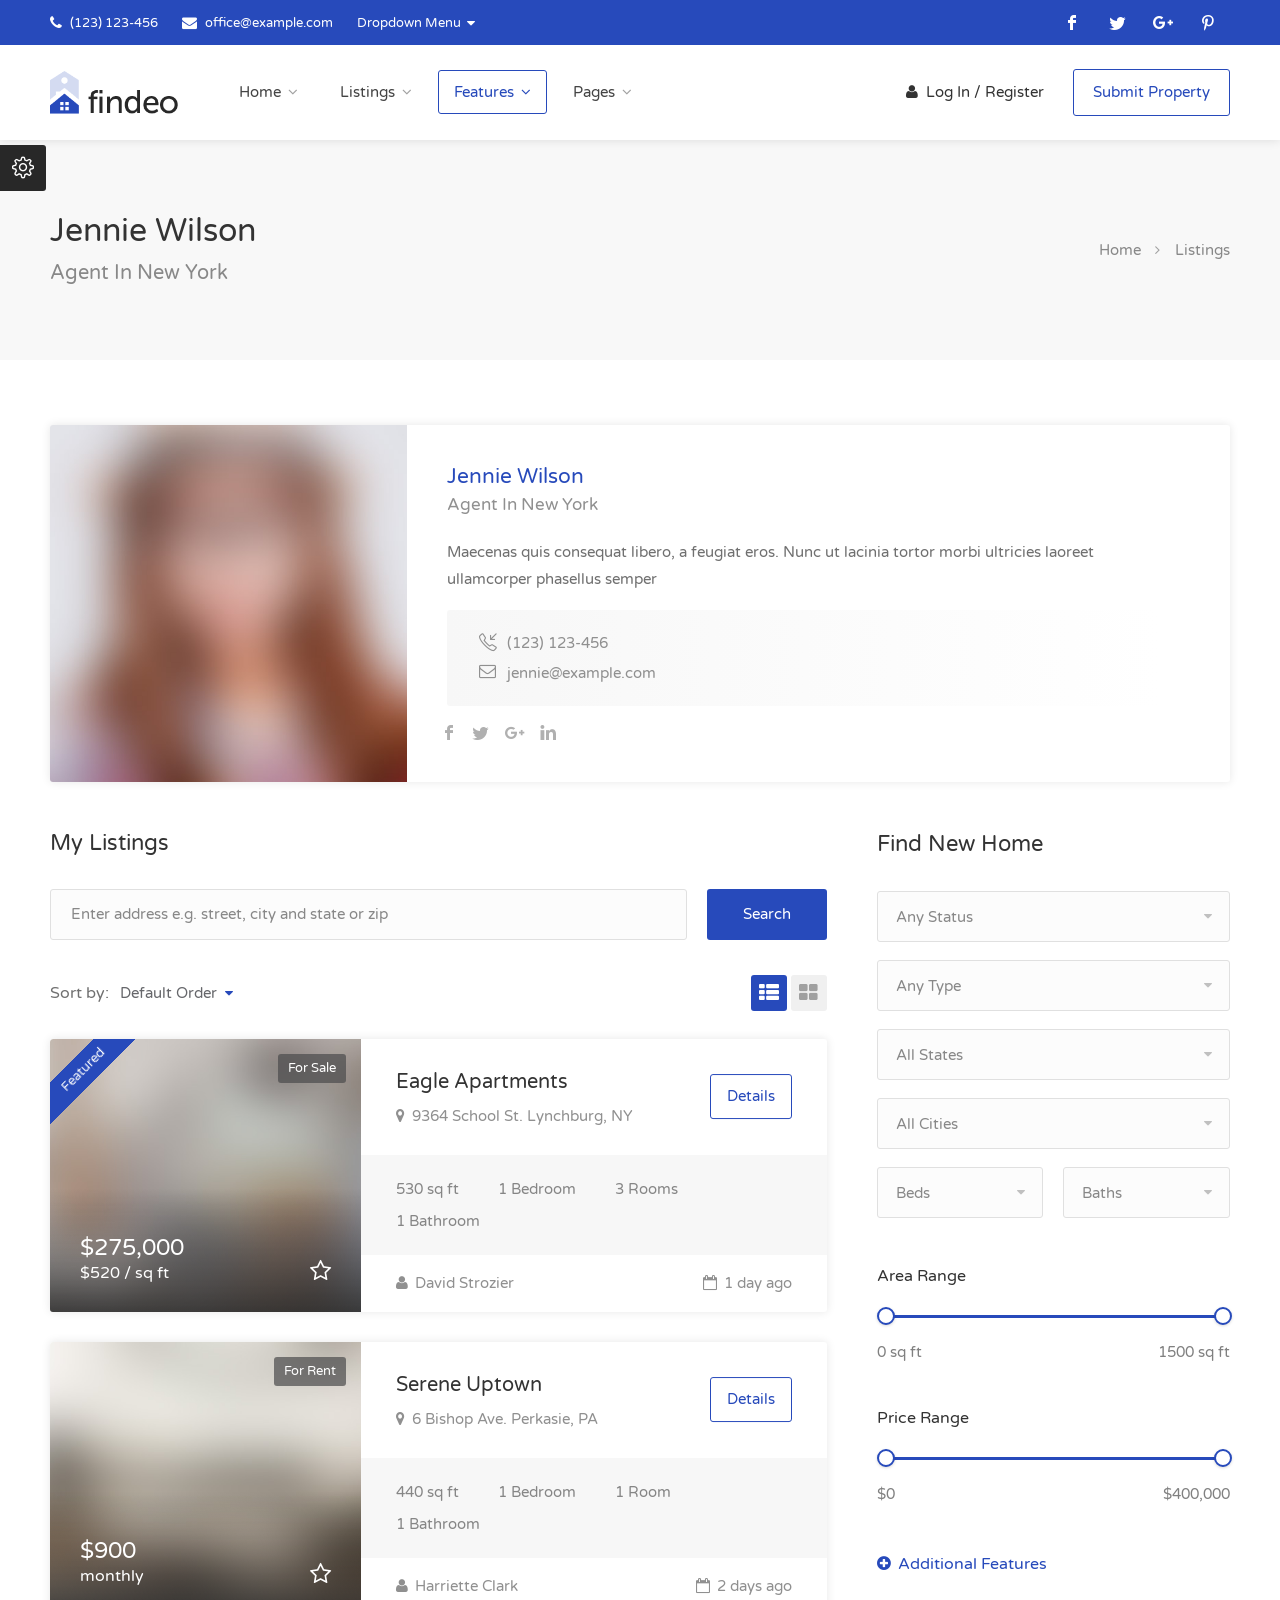
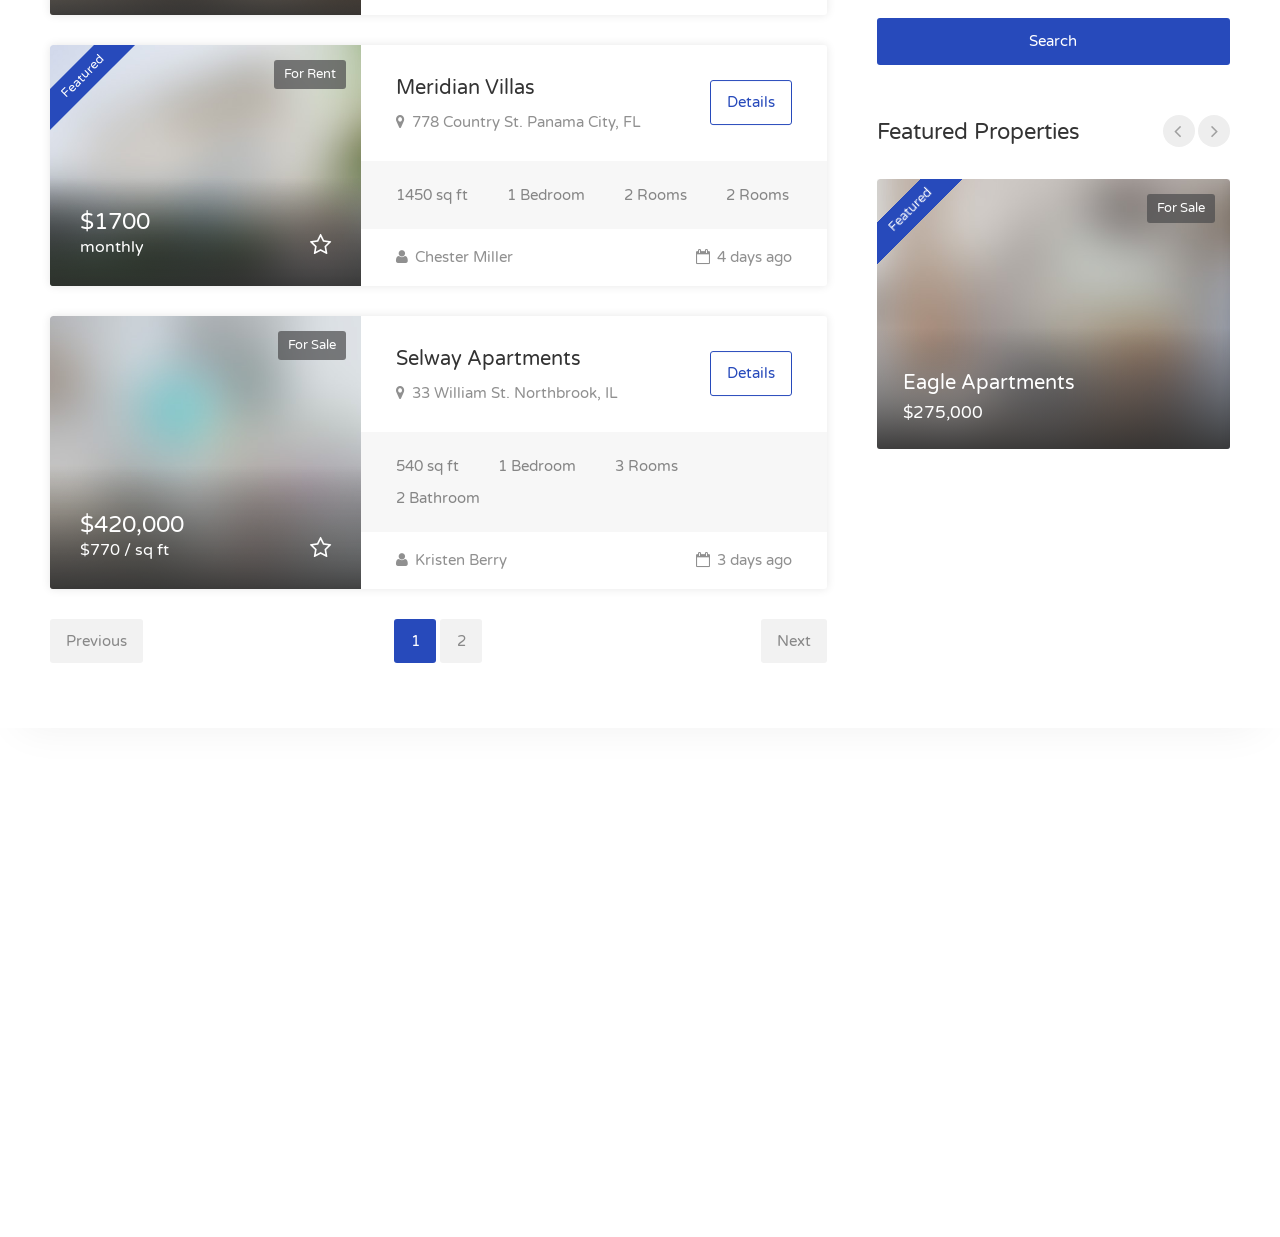
<file: template/HTML/agent-page.html>
<!DOCTYPE html>
<head>

<!-- Basic Page Needs
================================================== -->
<title>Findeo</title>
<meta charset="utf-8">
<meta name="viewport" content="width=device-width, initial-scale=1, maximum-scale=1">

<!-- CSS
================================================== -->
<link rel="stylesheet" href="css/style.css">
<link rel="stylesheet" href="css/colors/main.css" id="colors">

</head>

<body>

<!-- Wrapper -->
<div id="wrapper">


<!-- Header Container
================================================== -->
<header id="header-container">

	<!-- Topbar -->
	<div id="top-bar">
		<div class="container">

			<!-- Left Side Content -->
			<div class="left-side">

				<!-- Top bar -->
				<ul class="top-bar-menu">
					<li><i class="fa fa-phone"></i> (123) 123-456 </li>
					<li><i class="fa fa-envelope"></i> <a href="#">office@example.com</a></li>
					<li>
						<div class="top-bar-dropdown">
							<span>Dropdown Menu</span>
							<ul class="options">
								<li><div class="arrow"></div></li>
								<li><a href="#">Nice First Link</a></li>
								<li><a href="#">Second Link With Long Title</a></li>
								<li><a href="#">Third Link</a></li>
							</ul>
						</div>
					</li>
				</ul>

			</div>
			<!-- Left Side Content / End -->


			<!-- Left Side Content -->
			<div class="right-side">

				<!-- Social Icons -->
				<ul class="social-icons">
					<li><a class="facebook" href="#"><i class="icon-facebook"></i></a></li>
					<li><a class="twitter" href="#"><i class="icon-twitter"></i></a></li>
					<li><a class="gplus" href="#"><i class="icon-gplus"></i></a></li>
					<li><a class="pinterest" href="#"><i class="icon-pinterest"></i></a></li>
				</ul>

			</div>
			<!-- Left Side Content / End -->

		</div>
	</div>
	<div class="clearfix"></div>
	<!-- Topbar / End -->


	<!-- Header -->
	<div id="header">
		<div class="container">
			
			<!-- Left Side Content -->
			<div class="left-side">
				
				<!-- Logo -->
				<div id="logo">
					<a href="index.html"><img src="images/logo.png" alt=""></a>
				</div>


				<!-- Mobile Navigation -->
				<div class="menu-responsive">
					<i class="fa fa-reorder menu-trigger"></i>
				</div>


				<!-- Main Navigation -->
				<nav id="navigation" class="style-1">
					<ul id="responsive">

						<li><a href="#">Home</a>
							<ul>
								<li><a href="index.html">Home 1</a></li>
								<li><a href="index-2.html">Home 2</a></li>
								<li><a href="index-3.html">Home 3</a></li>
								<li><a href="index-4.html">Home 4</a></li>
							</ul>
						</li>

						<li><a href="#">Listings</a>
							<ul>
								<li><a href="#">List Layout</a>
									<ul>
										<li><a href="listings-list-with-sidebar.html">With Sidebar</a></li>
										<li><a href="listings-list-with-map.html">With Map</a></li>
										<li><a href="listings-list-full-width.html">Full Width</a></li>
									</ul>
								</li>
								<li><a href="#">Grid Layout</a>
									<ul>
										<li><a href="listings-grid-standard-with-sidebar.html">Standard With Sidebar</a></li>
										<li><a href="listings-grid-compact-with-sidebar.html">Compact With Sidebar</a></li>
										<li><a href="listings-grid-with-map.html">With Map</a></li>
										<li><a href="listings-grid-full-width.html">Full Width</a></li>
									</ul>
								</li>
								<li><a href="#">Half Map</a>
									<ul>
										<li><a href="listings-half-map-list.html">List Layout</a></li>
										<li><a href="listings-half-map-grid-standard.html">Grid Standard Layout</a></li>
										<li><a href="listings-half-map-grid-compact.html">Grid Compact Layout</a></li>
									</ul>
								</li>
							</ul>
						</li>

						<li><a class="current" href="#">Features</a>
							<ul>
								<li><a href="#">Single Properties</a>
									<ul>
										<li><a href="single-property-page-1.html">Property Style 1</a></li>
										<li><a href="single-property-page-2.html">Property Style 2</a></li>
										<li><a href="single-property-page-3.html">Property Style 3</a></li>
									</ul>
								</li>
								<li><a href="#">Search Styles</a>
									<ul>
										<li><a href="index.html">Home Search 1</a></li>
										<li><a href="index-2.html">Home Search 2</a></li>
										<li><a href="index-3.html">Home Search 3</a></li>
										<li><a href="listings-list-full-width.html">Advanced Style</a></li>
										<li><a href="listings-list-with-sidebar.html">Sidebar Search</a></li>
									</ul>
								</li>
								<li><a href="#">My Account</a>
									<ul>
										<li><a href="my-profile.html">My Profile</a></li>
										<li><a href="my-bookmarks.html">Bookmarked Listings</a></li>
										<li><a href="my-properties.html">My Properties</a></li>
										<li><a href="change-password.html">Change Password</a></li>
									</ul>
								</li>
								<li><a href="#">Agents</a>
									<ul>
										<li><a href="agents-list.html">Agents List</a></li>
										<li><a href="agent-page.html">Agent Page</a></li>
									</ul>
								</li>

								<li><a href="submit-property.html">Submit Property</a></li>
							</ul>
						</li>

						<li><a href="#">Pages</a>
							<ul>
								<li><a href="blog.html">Blog</a>
									<ul>
										<li><a href="blog.html">Blog</a></li>
										<li><a href="blog-post.html">Blog Post</a></li>
									</ul>
								</li>
								<li><a href="contact.html">Contact</a></li>
								<li><a href="elements.html">Elements</a></li>
								<li><a href="pricing-tables.html">Pricing Tables</a></li>
								<li><a href="typography.html">Typography</a></li>
								<li><a href="icons.html">Icons</a></li>
							</ul>
						</li>

					</ul>
				</nav>
				<div class="clearfix"></div>
				<!-- Main Navigation / End -->
				
			</div>
			<!-- Left Side Content / End -->

			<!-- Right Side Content / End -->
			<div class="right-side">
				<!-- Header Widget -->
				<div class="header-widget">
					<a href="login-register.html" class="sign-in"><i class="fa fa-user"></i> Log In / Register</a>
					<a href="submit-property.html" class="button border">Submit Property</a>
				</div>
				<!-- Header Widget / End -->
			</div>
			<!-- Right Side Content / End -->

		</div>
	</div>
	<!-- Header / End -->

</header>
<div class="clearfix"></div>
<!-- Header Container / End -->



<!-- Titlebar
================================================== -->
<div id="titlebar">
	<div class="container">
		<div class="row">
			<div class="col-md-12">

				<h2>Jennie Wilson</h2>
				<span>Agent In New York</span>
				
				<!-- Breadcrumbs -->
				<nav id="breadcrumbs">
					<ul>
						<li><a href="#">Home</a></li>
						<li>Listings</li>
					</ul>
				</nav>

			</div>
		</div>
	</div>
</div>


<!-- Content
================================================== -->
<div class="container">
	<div class="row">

		<div class="col-md-12">
			<div class="agent agent-page">

				<div class="agent-avatar">
					<img src="images/agent-02.jpg" alt="">
				</div>

				<div class="agent-content">
					<div class="agent-name">
						<h4>Jennie Wilson</h4>
						<span>Agent In New York</span>
					</div>

					<p>Maecenas quis consequat libero, a feugiat eros. Nunc ut lacinia tortor morbi ultricies laoreet ullamcorper phasellus semper</p>

					<ul class="agent-contact-details">
						<li><i class="sl sl-icon-call-in"></i>(123) 123-456</li>
						<li><i class="fa fa-envelope-o "></i><a href="#">jennie@example.com</a></li>
					</ul>

					<ul class="social-icons">
						<li><a class="facebook" href="#"><i class="icon-facebook"></i></a></li>
						<li><a class="twitter" href="#"><i class="icon-twitter"></i></a></li>
						<li><a class="gplus" href="#"><i class="icon-gplus"></i></a></li>
						<li><a class="linkedin" href="#"><i class="icon-linkedin"></i></a></li>
					</ul>
					<div class="clearfix"></div>
				</div>

			</div>
		</div>

	</div>
</div>


<!-- Content
================================================== -->
<div class="container">
	<div class="row sticky-wrapper">

		<div class="col-lg-8 col-md-8">

			<h4 class="headline">My Listings</h4>

			<!-- Main Search Input -->
			<div class="main-search-input margin-bottom-35">
				<input type="text" class="ico-01" placeholder="Enter address e.g. street, city and state or zip" value=""/>
				<button class="button">Search</button>
			</div>

			<!-- Sorting / Layout Switcher -->
			<div class="row margin-bottom-15">

				<div class="col-md-6">
					<!-- Sort by -->
					<div class="sort-by">
						<label>Sort by:</label>

						<div class="sort-by-select">
							<select data-placeholder="Default order" class="chosen-select-no-single" >
								<option>Default Order</option>	
								<option>Price Low to High</option>
								<option>Price High to Low</option>
								<option>Newest Properties</option>
								<option>Oldest Properties</option>
							</select>
						</div>
					</div>
				</div>

				<div class="col-md-6">
					<!-- Layout Switcher -->
					<div class="layout-switcher">
						<a href="#" class="list"><i class="fa fa-th-list"></i></a>
						<a href="#" class="grid"><i class="fa fa-th-large"></i></a>
					</div>
				</div>
			</div>

			
			<!-- Listings -->
			<div class="listings-container list-layout">

				<!-- Listing Item -->
				<div class="listing-item">

					<a href="#" class="listing-img-container">

						<div class="listing-badges">
							<span class="featured">Featured</span>
							<span>For Sale</span>
						</div>

						<div class="listing-img-content">
							<span class="listing-price">$275,000 <i>$520 / sq ft</i></span>
							<span class="like-icon tooltip"></span>
						</div>

						<div class="listing-carousel">
							<div><img src="images/listing-01.jpg" alt=""></div>
							<div><img src="images/listing-01b.jpg" alt=""></div>
							<div><img src="images/listing-01c.jpg" alt=""></div>
						</div>
					</a>
					
					<div class="listing-content">

						<div class="listing-title">
							<h4><a href="#">Eagle Apartments</a></h4>
							<a href="https://maps.google.com/maps?q=221B+Baker+Street,+London,+United+Kingdom&hl=en&t=v&hnear=221B+Baker+St,+London+NW1+6XE,+United+Kingdom" class="listing-address popup-gmaps">
								<i class="fa fa-map-marker"></i>
								9364 School St. Lynchburg, NY
							</a>

							<a href="#" class="details button border">Details</a>
						</div>

						<ul class="listing-details">
							<li>530 sq ft</li>
							<li>1 Bedroom</li>
							<li>3 Rooms</li>
							<li>1 Bathroom</li>
						</ul>

						<div class="listing-footer">
							<a href="#"><i class="fa fa-user"></i> David Strozier</a>
							<span><i class="fa fa-calendar-o"></i> 1 day ago</span>
						</div>

					</div>

				</div>
				<!-- Listing Item / End -->


				<!-- Listing Item -->
				<div class="listing-item">

					<a href="#" class="listing-img-container">

						<div class="listing-badges">
							<span>For Rent</span>
						</div>

						<div class="listing-img-content">
							<span class="listing-price">$900 <i>monthly</i></span>
							<span class="like-icon"></span>
						</div>

						<img src="images/listing-02.jpg" alt="">

					</a>
					
					<div class="listing-content">

						<div class="listing-title">
							<h4><a href="#">Serene Uptown</a></h4>
							<a href="https://maps.google.com/maps?q=221B+Baker+Street,+London,+United+Kingdom&hl=en&t=v&hnear=221B+Baker+St,+London+NW1+6XE,+United+Kingdom" class="listing-address popup-gmaps">
								<i class="fa fa-map-marker"></i>
								6 Bishop Ave. Perkasie, PA
							</a>

							<a href="#" class="details button border">Details</a>
						</div>

						<ul class="listing-details">
							<li>440 sq ft</li>
							<li>1 Bedroom</li>
							<li>1 Room</li>
							<li>1 Bathroom</li>
						</ul>

						<div class="listing-footer">
							<a href="#"><i class="fa fa-user"></i> Harriette Clark</a>
							<span><i class="fa fa-calendar-o"></i> 2 days ago</span>
						</div>

					</div>

				</div>
				<!-- Listing Item / End -->


				<!-- Listing Item -->
				<div class="listing-item">

					<a href="#" class="listing-img-container">

						<div class="listing-badges">
							<span class="featured">Featured</span>
							<span>For Rent</span>
						</div>

						<div class="listing-img-content">
							<span class="listing-price">$1700 <i>monthly</i></span>
							<span class="like-icon"></span>
						</div>

						<img src="images/listing-03.jpg" alt="">

					</a>
					
					<div class="listing-content">

						<div class="listing-title">
							<h4><a href="#">Meridian Villas</a></h4>
							<a href="https://maps.google.com/maps?q=221B+Baker+Street,+London,+United+Kingdom&hl=en&t=v&hnear=221B+Baker+St,+London+NW1+6XE,+United+Kingdom" class="listing-address popup-gmaps">
								<i class="fa fa-map-marker"></i>
								778 Country St. Panama City, FL
							</a>

							<a href="#" class="details button border">Details</a>
						</div>

						<ul class="listing-details">
							<li>1450 sq ft</li>
							<li>1 Bedroom</li>
							<li>2 Rooms</li>
							<li>2 Rooms</li>
						</ul>

						<div class="listing-footer">
							<a href="#"><i class="fa fa-user"></i> Chester Miller</a>
							<span><i class="fa fa-calendar-o"></i> 4 days ago</span>
						</div>

					</div>
					<!-- Listing Item / End -->

				</div>
				<!-- Listing Item / End -->


				<!-- Listing Item -->
				<div class="listing-item">

					<a href="#" class="listing-img-container">

						<div class="listing-badges">
							<span>For Sale</span>
						</div>

						<div class="listing-img-content">
							<span class="listing-price">$420,000 <i>$770 / sq ft</i></span>
							<span class="like-icon"></span>
						</div>

						<div class="listing-carousel">
							<div><img src="images/listing-04.jpg" alt=""></div>
							<div><img src="images/listing-04b.jpg" alt=""></div>
						</div>

					</a>
					
					<div class="listing-content">

						<div class="listing-title">
							<h4><a href="#">Selway Apartments</a></h4>
							<a href="https://maps.google.com/maps?q=221B+Baker+Street,+London,+United+Kingdom&hl=en&t=v&hnear=221B+Baker+St,+London+NW1+6XE,+United+Kingdom" class="listing-address popup-gmaps">
								<i class="fa fa-map-marker"></i>
								33 William St. Northbrook, IL
							</a>

							<a href="#" class="details button border">Details</a>
						</div>

						<ul class="listing-details">
							<li>540 sq ft</li>
							<li>1 Bedroom</li>
							<li>3 Rooms</li>
							<li>2 Bathroom</li>
						</ul>

						<div class="listing-footer">
							<a href="#"><i class="fa fa-user"></i> Kristen Berry</a>
							<span><i class="fa fa-calendar-o"></i> 3 days ago</span>
						</div>

					</div>
					<!-- Listing Item / End -->

				</div>
				<!-- Listing Item / End -->

			</div>
			<!-- Listings Container / End -->

			
			<!-- Pagination -->
			<div class="pagination-container margin-top-20">
				<nav class="pagination">
					<ul>
						<li><a href="#" class="current-page">1</a></li>
						<li><a href="#">2</a></li>
					</ul>
				</nav>

				<nav class="pagination-next-prev">
					<ul>
						<li><a href="#" class="prev">Previous</a></li>
						<li><a href="#" class="next">Next</a></li>
					</ul>
				</nav>
			</div>
			<!-- Pagination / End -->

		</div>


		<!-- Sidebar -->
		<div class="col-lg-4 col-md-4">
			<div class="sidebar sticky right">

				<!-- Widget -->
				<div class="widget margin-bottom-40">
					<h3 class="margin-top-0 margin-bottom-35">Find New Home</h3>

					<!-- Row -->
					<div class="row with-forms">
						<!-- Status -->
						<div class="col-md-12">
							<select data-placeholder="Any Status" class="chosen-select-no-single" >
								<option>Any Status</option>	
								<option>For Sale</option>
								<option>For Rent</option>
							</select>
						</div>
					</div>
					<!-- Row / End -->


					<!-- Row -->
					<div class="row with-forms">
						<!-- Type -->
						<div class="col-md-12">
							<select data-placeholder="Any Type" class="chosen-select-no-single" >
								<option>Any Type</option>	
								<option>Apartments</option>
								<option>Houses</option>
								<option>Commercial</option>
								<option>Garages</option>
								<option>Lots</option>
							</select>
						</div>
					</div>
					<!-- Row / End -->


					<!-- Row -->
					<div class="row with-forms">
						<!-- States -->
						<div class="col-md-12">
							<select data-placeholder="All States" class="chosen-select" >
								<option>All States</option>	
								<option>Alabama</option>
								<option>Alaska</option>
								<option>Arizona</option>
								<option>Arkansas</option>
								<option>California</option>
								<option>Colorado</option>
								<option>Connecticut</option>
								<option>Delaware</option>
								<option>Florida</option>
								<option>Georgia</option>
								<option>Hawaii</option>
								<option>Idaho</option>
								<option>Illinois</option>
								<option>Indiana</option>
								<option>Iowa</option>
								<option>Kansas</option>
								<option>Kentucky</option>
								<option>Louisiana</option>
								<option>Maine</option>
								<option>Maryland</option>
								<option>Massachusetts</option>
								<option>Michigan</option>
								<option>Minnesota</option>
								<option>Mississippi</option>
								<option>Missouri</option>
								<option>Montana</option>
								<option>Nebraska</option>
								<option>Nevada</option>
								<option>New Hampshire</option>
								<option>New Jersey</option>
								<option>New Mexico</option>
								<option>New York</option>
								<option>North Carolina</option>
								<option>North Dakota</option>
								<option>Ohio</option>
								<option>Oklahoma</option>
								<option>Oregon</option>
								<option>Pennsylvania</option>
								<option>Rhode Island</option>
								<option>South Carolina</option>
								<option>South Dakota</option>
								<option>Tennessee</option>
								<option>Texas</option>
								<option>Utah</option>
								<option>Vermont</option>
								<option>Virginia</option>
								<option>Washington</option>
								<option>West Virginia</option>
								<option>Wisconsin</option>
								<option>Wyoming</option>
							</select>
						</div>
					</div>
					<!-- Row / End -->


					<!-- Row -->
					<div class="row with-forms">
						<!-- Cities -->
						<div class="col-md-12">
							<select data-placeholder="All Cities" class="chosen-select" >
								<option>All Cities</option>
								<option>New York</option>
								<option>Los Angeles</option>
								<option>Chicago</option>
								<option>Brooklyn</option>
								<option>Queens</option>
								<option>Houston</option>
								<option>Manhattan</option>
								<option>Philadelphia</option>
								<option>Phoenix</option>
								<option>San Antonio</option>
								<option>Bronx</option>
								<option>San Diego</option>
								<option>Dallas</option>
								<option>San Jose</option>
							</select>
						</div>
					</div>
					<!-- Row / End -->


					<!-- Row -->
					<div class="row with-forms">

						<!-- Min Area -->
						<div class="col-md-6">
							<select data-placeholder="Beds" class="chosen-select-no-single" >
								<option label="blank"></option>	
								<option>Beds (Any)</option>	
								<option>1</option>
								<option>2</option>
								<option>3</option>
								<option>4</option>
								<option>5</option>
							</select>
						</div>

						<!-- Max Area -->
						<div class="col-md-6">
							<select data-placeholder="Baths" class="chosen-select-no-single" >
								<option label="blank"></option>	
								<option>Baths (Any)</option>	
								<option>1</option>
								<option>2</option>
								<option>3</option>
								<option>4</option>
								<option>5</option>
							</select>
						</div>

					</div>
					<!-- Row / End -->

					<br>

					<!-- Area Range -->
					<div class="range-slider">
						<label>Area Range</label>
						<div id="area-range" data-min="0" data-max="1500" data-unit="sq ft"></div>
						<div class="clearfix"></div>
					</div>

					<br>
					
					<!-- Price Range -->
					<div class="range-slider">
						<label>Price Range</label>
						<div id="price-range" data-min="0" data-max="400000" data-unit="$"></div>
						<div class="clearfix"></div>
					</div>



					<!-- More Search Options -->
					<a href="#" class="more-search-options-trigger margin-bottom-10 margin-top-30" data-open-title="Additional Features" data-close-title="Additional Features"></a>

					<div class="more-search-options relative">

						<!-- Checkboxes -->
						<div class="checkboxes one-in-row margin-bottom-10">
					
							<input id="check-2" type="checkbox" name="check">
							<label for="check-2">Air Conditioning</label>

							<input id="check-3" type="checkbox" name="check">
							<label for="check-3">Swimming Pool</label>

							<input id="check-4" type="checkbox" name="check" >
							<label for="check-4">Central Heating</label>

							<input id="check-5" type="checkbox" name="check">
							<label for="check-5">Laundry Room</label>	


							<input id="check-6" type="checkbox" name="check">
							<label for="check-6">Gym</label>

							<input id="check-7" type="checkbox" name="check">
							<label for="check-7">Alarm</label>

							<input id="check-8" type="checkbox" name="check">
							<label for="check-8">Window Covering</label>
					
						</div>
						<!-- Checkboxes / End -->

					</div>
					<!-- More Search Options / End -->

					<button class="button fullwidth margin-top-30">Search</button>


				</div>
				<!-- Widget / End -->


				<!-- Widget -->
				<div class="widget margin-top-55">
					<h3 class="margin-bottom-35">Featured Properties</h3>

					<div class="listing-carousel outer">
						<!-- Item -->
						<div class="item">
							<div class="listing-item compact">

								<a href="#" class="listing-img-container">

									<div class="listing-badges">
										<span class="featured">Featured</span>
										<span>For Sale</span>
									</div>

									<div class="listing-img-content">
										<span class="listing-compact-title">Eagle Apartments <i>$275,000</i></span>

										<ul class="listing-hidden-content">
											<li>Area <span>530 sq ft</span></li>
											<li>Rooms <span>3</span></li>
											<li>Beds <span>1</span></li>
											<li>Baths <span>1</span></li>
										</ul>
									</div>

									<img src="images/listing-01.jpg" alt="">
								</a>

							</div>
						</div>
						<!-- Item / End -->

						<!-- Item -->
						<div class="item">
							<div class="listing-item compact">

								<a href="#" class="listing-img-container">

									<div class="listing-badges">
										<span class="featured">Featured</span>
										<span>For Sale</span>
									</div>

									<div class="listing-img-content">
										<span class="listing-compact-title">Selway Apartments <i>$245,000</i></span>

										<ul class="listing-hidden-content">
											<li>Area <span>530 sq ft</span></li>
											<li>Rooms <span>3</span></li>
											<li>Beds <span>1</span></li>
											<li>Baths <span>1</span></li>
										</ul>
									</div>

									<img src="images/listing-02.jpg" alt="">
								</a>

							</div>
						</div>
						<!-- Item / End -->

						<!-- Item -->
						<div class="item">
							<div class="listing-item compact">

								<a href="#" class="listing-img-container">

									<div class="listing-badges">
										<span class="featured">Featured</span>
										<span>For Sale</span>
									</div>

									<div class="listing-img-content">
										<span class="listing-compact-title">Oak Tree Villas <i>$325,000</i></span>

										<ul class="listing-hidden-content">
											<li>Area <span>530 sq ft</span></li>
											<li>Rooms <span>3</span></li>
											<li>Beds <span>1</span></li>
											<li>Baths <span>1</span></li>
										</ul>
									</div>

									<img src="images/listing-03.jpg" alt="">
								</a>

							</div>
						</div>
						<!-- Item / End -->
					</div>

				</div>
				<!-- Widget / End -->


			</div>
		</div>
		<!-- Sidebar / End -->

	</div>
</div>



<!-- Footer
================================================== -->
<div class="margin-top-55"></div>

<div id="footer" class="sticky-footer">
	<!-- Main -->
	<div class="container">
		<div class="row">
			<div class="col-md-5 col-sm-6">
				<img class="footer-logo" src="images/logo.png" alt="">
				<br><br>
				<p>Morbi convallis bibendum urna ut viverra. Maecenas quis consequat libero, a feugiat eros. Nunc ut lacinia tortor morbi ultricies laoreet ullamcorper phasellus semper.</p>
			</div>

			<div class="col-md-4 col-sm-6 ">
				<h4>Helpful Links</h4>
				<ul class="footer-links">
					<li><a href="#">Login</a></li>
					<li><a href="#">Sign Up</a></li>
					<li><a href="#">My Account</a></li>
					<li><a href="#">Add Property</a></li>
					<li><a href="#">Pricing</a></li>
					<li><a href="#">Privacy Policy</a></li>
				</ul>

				<ul class="footer-links">
					<li><a href="#">FAQ</a></li>
					<li><a href="#">Blog</a></li>
					<li><a href="#">Our Agents</a></li>
					<li><a href="#">How It Works</a></li>
					<li><a href="#">Contact</a></li>
				</ul>
				<div class="clearfix"></div>
			</div>		

			<div class="col-md-3  col-sm-12">
				<h4>Contact Us</h4>
				<div class="text-widget">
					<span>12345 Little Lonsdale St, Melbourne</span> <br>
					Phone: <span>(123) 123-456 </span><br>
					E-Mail:<span> <a href="#">office@example.com</a> </span><br>
				</div>

				<ul class="social-icons margin-top-20">
					<li><a class="facebook" href="#"><i class="icon-facebook"></i></a></li>
					<li><a class="twitter" href="#"><i class="icon-twitter"></i></a></li>
					<li><a class="gplus" href="#"><i class="icon-gplus"></i></a></li>
					<li><a class="vimeo" href="#"><i class="icon-vimeo"></i></a></li>
				</ul>

			</div>

		</div>
		
		<!-- Copyright -->
		<div class="row">
			<div class="col-md-12">
				<div class="copyrights">© 2016 Findeo. All Rights Reserved.</div>
			</div>
		</div>

	</div>

</div>
<!-- Footer / End -->


<!-- Back To Top Button -->
<div id="backtotop"><a href="#"></a></div>


<!-- Scripts
================================================== -->
<script type="text/javascript" src="scripts/jquery-2.2.0.min.js"></script>
<script type="text/javascript" src="scripts/chosen.min.js"></script>
<script type="text/javascript" src="scripts/magnific-popup.min.js"></script>
<script type="text/javascript" src="scripts/owl.carousel.min.js"></script>
<script type="text/javascript" src="scripts/rangeSlider.js"></script>
<script type="text/javascript" src="scripts/sticky-kit.min.js"></script>
<script type="text/javascript" src="scripts/slick.min.js"></script>
<script type="text/javascript" src="scripts/masonry.min.js"></script>
<script type="text/javascript" src="scripts/jquery.jpanelmenu.js"></script>
<script type="text/javascript" src="scripts/tooltips.min.js"></script>
<script type="text/javascript" src="scripts/custom.js"></script>


<!-- Style Switcher
================================================== -->
<script src="scripts/switcher.js"></script>

<div id="style-switcher">
	<h2>Color Switcher <a href="#"><i class="sl sl-icon-settings"></i></a></h2>
	
	<div>
		<ul class="colors" id="color1">
			<li><a href="#" class="blue" title="Blue"></a></li>
			<li><a href="#" class="green" title="Green"></a></li>
			<li><a href="#" class="orange" title="Orange"></a></li>
			<li><a href="#" class="navy" title="Navy"></a></li>
			<li><a href="#" class="yellow" title="Yellow"></a></li>
			<li><a href="#" class="peach" title="Peach"></a></li>
			<li><a href="#" class="beige" title="Beige"></a></li>
			<li><a href="#" class="purple" title="Purple"></a></li>
			<li><a href="#" class="celadon" title="Celadon"></a></li>
			<li><a href="#" class="pink" title="Pink"></a></li>
			<li><a href="#" class="red" title="Red"></a></li>
			<li><a href="#" class="brown" title="Brown"></a></li>
			<li><a href="#" class="cherry" title="Cherry"></a></li>
			<li><a href="#" class="cyan" title="Cyan"></a></li>
			<li><a href="#" class="gray" title="Gray"></a></li>
			<li><a href="#" class="olive" title="Olive"></a></li>
		</ul>
	</div>
		
</div>
<!-- Style Switcher / End -->


</div>
<!-- Wrapper / End -->


</body>
</html>
</file>
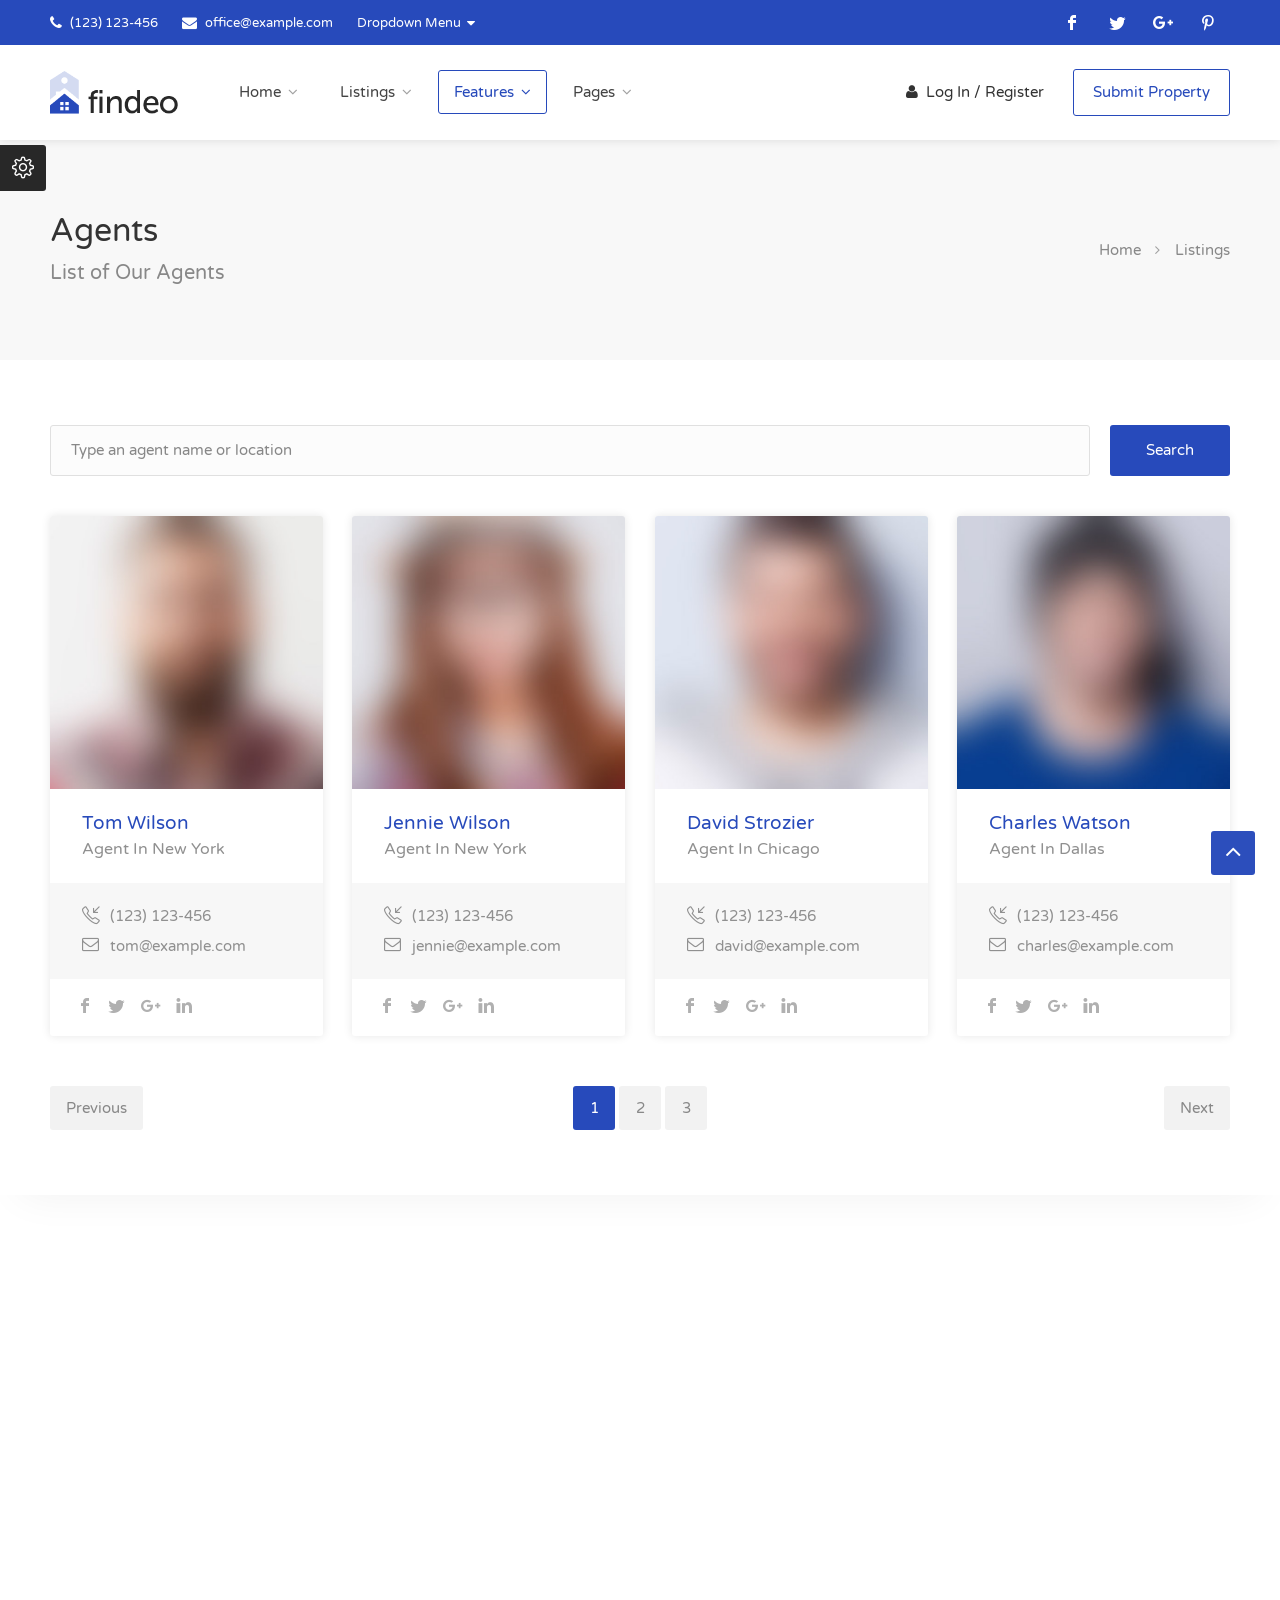
<file: template/HTML/agents-list.html>
<!DOCTYPE html>
<head>

<!-- Basic Page Needs
================================================== -->
<title>Findeo</title>
<meta charset="utf-8">
<meta name="viewport" content="width=device-width, initial-scale=1, maximum-scale=1">

<!-- CSS
================================================== -->
<link rel="stylesheet" href="css/style.css">
<link rel="stylesheet" href="css/colors/main.css" id="colors">

</head>

<body>

<!-- Wrapper -->
<div id="wrapper">


<!-- Header Container
================================================== -->
<header id="header-container">

	<!-- Topbar -->
	<div id="top-bar">
		<div class="container">

			<!-- Left Side Content -->
			<div class="left-side">

				<!-- Top bar -->
				<ul class="top-bar-menu">
					<li><i class="fa fa-phone"></i> (123) 123-456 </li>
					<li><i class="fa fa-envelope"></i> <a href="#">office@example.com</a></li>
					<li>
						<div class="top-bar-dropdown">
							<span>Dropdown Menu</span>
							<ul class="options">
								<li><div class="arrow"></div></li>
								<li><a href="#">Nice First Link</a></li>
								<li><a href="#">Second Link With Long Title</a></li>
								<li><a href="#">Third Link</a></li>
							</ul>
						</div>
					</li>
				</ul>

			</div>
			<!-- Left Side Content / End -->


			<!-- Left Side Content -->
			<div class="right-side">

				<!-- Social Icons -->
				<ul class="social-icons">
					<li><a class="facebook" href="#"><i class="icon-facebook"></i></a></li>
					<li><a class="twitter" href="#"><i class="icon-twitter"></i></a></li>
					<li><a class="gplus" href="#"><i class="icon-gplus"></i></a></li>
					<li><a class="pinterest" href="#"><i class="icon-pinterest"></i></a></li>
				</ul>

			</div>
			<!-- Left Side Content / End -->

		</div>
	</div>
	<div class="clearfix"></div>
	<!-- Topbar / End -->


	<!-- Header -->
	<div id="header">
		<div class="container">
			
			<!-- Left Side Content -->
			<div class="left-side">
				
				<!-- Logo -->
				<div id="logo">
					<a href="index.html"><img src="images/logo.png" alt=""></a>
				</div>


				<!-- Mobile Navigation -->
				<div class="menu-responsive">
					<i class="fa fa-reorder menu-trigger"></i>
				</div>


				<!-- Main Navigation -->
				<nav id="navigation" class="style-1">
					<ul id="responsive">

						<li><a href="#">Home</a>
							<ul>
								<li><a href="index.html">Home 1</a></li>
								<li><a href="index-2.html">Home 2</a></li>
								<li><a href="index-3.html">Home 3</a></li>
								<li><a href="index-4.html">Home 4</a></li>
							</ul>
						</li>

						<li><a href="#">Listings</a>
							<ul>
								<li><a href="#">List Layout</a>
									<ul>
										<li><a href="listings-list-with-sidebar.html">With Sidebar</a></li>
										<li><a href="listings-list-with-map.html">With Map</a></li>
										<li><a href="listings-list-full-width.html">Full Width</a></li>
									</ul>
								</li>
								<li><a href="#">Grid Layout</a>
									<ul>
										<li><a href="listings-grid-standard-with-sidebar.html">Standard With Sidebar</a></li>
										<li><a href="listings-grid-compact-with-sidebar.html">Compact With Sidebar</a></li>
										<li><a href="listings-grid-with-map.html">With Map</a></li>
										<li><a href="listings-grid-full-width.html">Full Width</a></li>
									</ul>
								</li>
								<li><a href="#">Half Map</a>
									<ul>
										<li><a href="listings-half-map-list.html">List Layout</a></li>
										<li><a href="listings-half-map-grid-standard.html">Grid Standard Layout</a></li>
										<li><a href="listings-half-map-grid-compact.html">Grid Compact Layout</a></li>
									</ul>
								</li>
							</ul>
						</li>

						<li><a class="current" href="#">Features</a>
							<ul>
								<li><a href="#">Single Properties</a>
									<ul>
										<li><a href="single-property-page-1.html">Property Style 1</a></li>
										<li><a href="single-property-page-2.html">Property Style 2</a></li>
										<li><a href="single-property-page-3.html">Property Style 3</a></li>
									</ul>
								</li>
								<li><a href="#">Search Styles</a>
									<ul>
										<li><a href="index.html">Home Search 1</a></li>
										<li><a href="index-2.html">Home Search 2</a></li>
										<li><a href="index-3.html">Home Search 3</a></li>
										<li><a href="listings-list-full-width.html">Advanced Style</a></li>
										<li><a href="listings-list-with-sidebar.html">Sidebar Search</a></li>
									</ul>
								</li>
								<li><a href="#">My Account</a>
									<ul>
										<li><a href="my-profile.html">My Profile</a></li>
										<li><a href="my-bookmarks.html">Bookmarked Listings</a></li>
										<li><a href="my-properties.html">My Properties</a></li>
										<li><a href="change-password.html">Change Password</a></li>
									</ul>
								</li>
								<li><a href="#">Agents</a>
									<ul>
										<li><a href="agents-list.html">Agents List</a></li>
										<li><a href="agent-page.html">Agent Page</a></li>
									</ul>
								</li>

								<li><a href="submit-property.html">Submit Property</a></li>
							</ul>
						</li>

						<li><a href="#">Pages</a>
							<ul>
								<li><a href="blog.html">Blog</a>
									<ul>
										<li><a href="blog.html">Blog</a></li>
										<li><a href="blog-post.html">Blog Post</a></li>
									</ul>
								</li>
								<li><a href="contact.html">Contact</a></li>
								<li><a href="elements.html">Elements</a></li>
								<li><a href="pricing-tables.html">Pricing Tables</a></li>
								<li><a href="typography.html">Typography</a></li>
								<li><a href="icons.html">Icons</a></li>
							</ul>
						</li>

					</ul>
				</nav>
				<div class="clearfix"></div>
				<!-- Main Navigation / End -->
				
			</div>
			<!-- Left Side Content / End -->

			<!-- Right Side Content / End -->
			<div class="right-side">
				<!-- Header Widget -->
				<div class="header-widget">
					<a href="login-register.html" class="sign-in"><i class="fa fa-user"></i> Log In / Register</a>
					<a href="submit-property.html" class="button border">Submit Property</a>
				</div>
				<!-- Header Widget / End -->
			</div>
			<!-- Right Side Content / End -->

		</div>
	</div>
	<!-- Header / End -->

</header>
<div class="clearfix"></div>
<!-- Header Container / End -->



<!-- Titlebar
================================================== -->
<div id="titlebar">
	<div class="container">
		<div class="row">
			<div class="col-md-12">

				<h2>Agents</h2>
				<span>List of Our Agents</span>
				
				<!-- Breadcrumbs -->
				<nav id="breadcrumbs">
					<ul>
						<li><a href="#">Home</a></li>
						<li>Listings</li>
					</ul>
				</nav>

			</div>
		</div>
	</div>
</div>



<!-- Content
================================================== -->
<div class="container">
	<div class="row">

		<div class="col-md-12">
			<!-- Main Search Input -->
			<div class="main-search-input margin-bottom-40">
				<input type="text" class="ico-01" placeholder="Type an agent name or location" value=""/>
				<button class="button">Search</button>
			</div>
		</div>


		<div class="col-md-12">
			<div class="row">

				<!-- Agents Container -->
				<div class="agents-grid-container">

					<!-- Agent -->
					<div class="grid-item col-lg-3 col-md-4 col-sm-6 col-xs-12">
						<div class="agent">

							<div class="agent-avatar">
								<a href="agent-page.html">
									<img src="images/agent-01.jpg" alt="">
									<span class="view-profile-btn">View Profile</span>
								</a>
							</div>

							<div class="agent-content">
								<div class="agent-name">
									<h4><a href="agent-page.html">Tom Wilson</a></h4>
									<span>Agent In New York</span>
								</div>

								<ul class="agent-contact-details">
									<li><i class="sl sl-icon-call-in"></i>(123) 123-456</li>
									<li><i class="fa fa-envelope-o "></i><a href="#">tom@example.com</a></li>
								</ul>

								<ul class="social-icons">
									<li><a class="facebook" href="#"><i class="icon-facebook"></i></a></li>
									<li><a class="twitter" href="#"><i class="icon-twitter"></i></a></li>
									<li><a class="gplus" href="#"><i class="icon-gplus"></i></a></li>
									<li><a class="linkedin" href="#"><i class="icon-linkedin"></i></a></li>
								</ul>
								<div class="clearfix"></div>
							</div>

						</div>
					</div>
					<!-- Agent / End -->
					
	
					<!-- Agent -->
					<div class="grid-item col-lg-3 col-md-4 col-sm-6 col-xs-12">
						<div class="agent">

							<div class="agent-avatar">
								<a href="agent-page.html">
									<img src="images/agent-02.jpg" alt="">
									<span class="view-profile-btn">View Profile</span>
								</a>
							</div>

							<div class="agent-content">
								<div class="agent-name">
									<h4><a href="agent-page.html">Jennie Wilson</a></h4>
									<span>Agent In New York</span>
								</div>

								<ul class="agent-contact-details">
									<li><i class="sl sl-icon-call-in"></i>(123) 123-456</li>
									<li><i class="fa fa-envelope-o "></i><a href="#">jennie@example.com</a></li>
								</ul>

								<ul class="social-icons">
									<li><a class="facebook" href="#"><i class="icon-facebook"></i></a></li>
									<li><a class="twitter" href="#"><i class="icon-twitter"></i></a></li>
									<li><a class="gplus" href="#"><i class="icon-gplus"></i></a></li>
									<li><a class="linkedin" href="#"><i class="icon-linkedin"></i></a></li>
								</ul>
								<div class="clearfix"></div>
							</div>

						</div>
					</div>
					<!-- Agent / End -->
					
	
					<!-- Agent -->
					<div class="grid-item col-lg-3 col-md-4 col-sm-6 col-xs-12">
						<div class="agent">

							<div class="agent-avatar">
								<a href="agent-page.html">
									<img src="images/agent-03.jpg" alt="">
									<span class="view-profile-btn">View Profile</span>
								</a>
							</div>

							<div class="agent-content">
								<div class="agent-name">
									<h4><a href="agent-page.html">David Strozier</a></h4>
									<span>Agent In Chicago</span>
								</div>

								<ul class="agent-contact-details">
									<li><i class="sl sl-icon-call-in"></i>(123) 123-456</li>
									<li><i class="fa fa-envelope-o "></i><a href="#">david@example.com</a></li>
								</ul>

								<ul class="social-icons">
									<li><a class="facebook" href="#"><i class="icon-facebook"></i></a></li>
									<li><a class="twitter" href="#"><i class="icon-twitter"></i></a></li>
									<li><a class="gplus" href="#"><i class="icon-gplus"></i></a></li>
									<li><a class="linkedin" href="#"><i class="icon-linkedin"></i></a></li>
								</ul>
								<div class="clearfix"></div>
							</div>

						</div>
					</div>
					<!-- Agent / End -->
					

					<!-- Agent -->
					<div class="grid-item col-lg-3 col-md-4 col-sm-6 col-xs-12">
						<div class="agent">

							<div class="agent-avatar">
								<a href="agent-page.html">
									<img src="images/agent-04.jpg" alt="">
									<span class="view-profile-btn">View Profile</span>
								</a>
							</div>

							<div class="agent-content">
								<div class="agent-name">
									<h4><a href="agent-page.html">Charles Watson</a></h4>
									<span>Agent In Dallas</span>
								</div>

								<ul class="agent-contact-details">
									<li><i class="sl sl-icon-call-in"></i>(123) 123-456</li>
									<li><i class="fa fa-envelope-o "></i><a href="#">charles@example.com</a></li>
								</ul>

								<ul class="social-icons">
									<li><a class="facebook" href="#"><i class="icon-facebook"></i></a></li>
									<li><a class="twitter" href="#"><i class="icon-twitter"></i></a></li>
									<li><a class="gplus" href="#"><i class="icon-gplus"></i></a></li>
									<li><a class="linkedin" href="#"><i class="icon-linkedin"></i></a></li>
								</ul>
								<div class="clearfix"></div>
							</div>

						</div>
					</div>
					<!-- Agent / End -->


				</div>
				<!-- Agents Container / End -->

			</div>
		</div>


		<div class="col-md-12">
			<div class="clearfix"></div>
			<!-- Pagination -->
			<div class="pagination-container margin-top-20">
				<nav class="pagination">
					<ul>
						<li><a href="#" class="current-page">1</a></li>
						<li><a href="#">2</a></li>
						<li><a href="#">3</a></li>
					</ul>
				</nav>

				<nav class="pagination-next-prev">
					<ul>
						<li><a href="#" class="prev">Previous</a></li>
						<li><a href="#" class="next">Next</a></li>
					</ul>
				</nav>
			</div>
			<!-- Pagination / End -->
		</div>

	</div>
</div>


<!-- Footer
================================================== -->
<div class="margin-top-55"></div>

<div id="footer" class="sticky-footer">
	<!-- Main -->
	<div class="container">
		<div class="row">
			<div class="col-md-5 col-sm-6">
				<img class="footer-logo" src="images/logo.png" alt="">
				<br><br>
				<p>Morbi convallis bibendum urna ut viverra. Maecenas quis consequat libero, a feugiat eros. Nunc ut lacinia tortor morbi ultricies laoreet ullamcorper phasellus semper.</p>
			</div>

			<div class="col-md-4 col-sm-6 ">
				<h4>Helpful Links</h4>
				<ul class="footer-links">
					<li><a href="#">Login</a></li>
					<li><a href="#">Sign Up</a></li>
					<li><a href="#">My Account</a></li>
					<li><a href="#">Add Property</a></li>
					<li><a href="#">Pricing</a></li>
					<li><a href="#">Privacy Policy</a></li>
				</ul>

				<ul class="footer-links">
					<li><a href="#">FAQ</a></li>
					<li><a href="#">Blog</a></li>
					<li><a href="#">Our Agents</a></li>
					<li><a href="#">How It Works</a></li>
					<li><a href="#">Contact</a></li>
				</ul>
				<div class="clearfix"></div>
			</div>		

			<div class="col-md-3  col-sm-12">
				<h4>Contact Us</h4>
				<div class="text-widget">
					<span>12345 Little Lonsdale St, Melbourne</span> <br>
					Phone: <span>(123) 123-456 </span><br>
					E-Mail:<span> <a href="#">office@example.com</a> </span><br>
				</div>

				<ul class="social-icons margin-top-20">
					<li><a class="facebook" href="#"><i class="icon-facebook"></i></a></li>
					<li><a class="twitter" href="#"><i class="icon-twitter"></i></a></li>
					<li><a class="gplus" href="#"><i class="icon-gplus"></i></a></li>
					<li><a class="vimeo" href="#"><i class="icon-vimeo"></i></a></li>
				</ul>

			</div>

		</div>
		
		<!-- Copyright -->
		<div class="row">
			<div class="col-md-12">
				<div class="copyrights">© 2016 Findeo. All Rights Reserved.</div>
			</div>
		</div>

	</div>

</div>
<!-- Footer / End -->


<!-- Back To Top Button -->
<div id="backtotop"><a href="#"></a></div>


<!-- Scripts
================================================== -->
<script type="text/javascript" src="scripts/jquery-2.2.0.min.js"></script>
<script type="text/javascript" src="scripts/chosen.min.js"></script>
<script type="text/javascript" src="scripts/magnific-popup.min.js"></script>
<script type="text/javascript" src="scripts/owl.carousel.min.js"></script>
<script type="text/javascript" src="scripts/rangeSlider.js"></script>
<script type="text/javascript" src="scripts/sticky-kit.min.js"></script>
<script type="text/javascript" src="scripts/slick.min.js"></script>
<script type="text/javascript" src="scripts/masonry.min.js"></script>
<script type="text/javascript" src="scripts/jquery.jpanelmenu.js"></script>
<script type="text/javascript" src="scripts/tooltips.min.js"></script>
<script type="text/javascript" src="scripts/custom.js"></script>


<!-- Style Switcher
================================================== -->
<script src="scripts/switcher.js"></script>

<div id="style-switcher">
	<h2>Color Switcher <a href="#"><i class="sl sl-icon-settings"></i></a></h2>
	
	<div>
		<ul class="colors" id="color1">
			<li><a href="#" class="blue" title="Blue"></a></li>
			<li><a href="#" class="green" title="Green"></a></li>
			<li><a href="#" class="orange" title="Orange"></a></li>
			<li><a href="#" class="navy" title="Navy"></a></li>
			<li><a href="#" class="yellow" title="Yellow"></a></li>
			<li><a href="#" class="peach" title="Peach"></a></li>
			<li><a href="#" class="beige" title="Beige"></a></li>
			<li><a href="#" class="purple" title="Purple"></a></li>
			<li><a href="#" class="celadon" title="Celadon"></a></li>
			<li><a href="#" class="pink" title="Pink"></a></li>
			<li><a href="#" class="red" title="Red"></a></li>
			<li><a href="#" class="brown" title="Brown"></a></li>
			<li><a href="#" class="cherry" title="Cherry"></a></li>
			<li><a href="#" class="cyan" title="Cyan"></a></li>
			<li><a href="#" class="gray" title="Gray"></a></li>
			<li><a href="#" class="olive" title="Olive"></a></li>
		</ul>
	</div>
		
</div>
<!-- Style Switcher / End -->


</div>
<!-- Wrapper / End -->


</body>
</html>
</file>
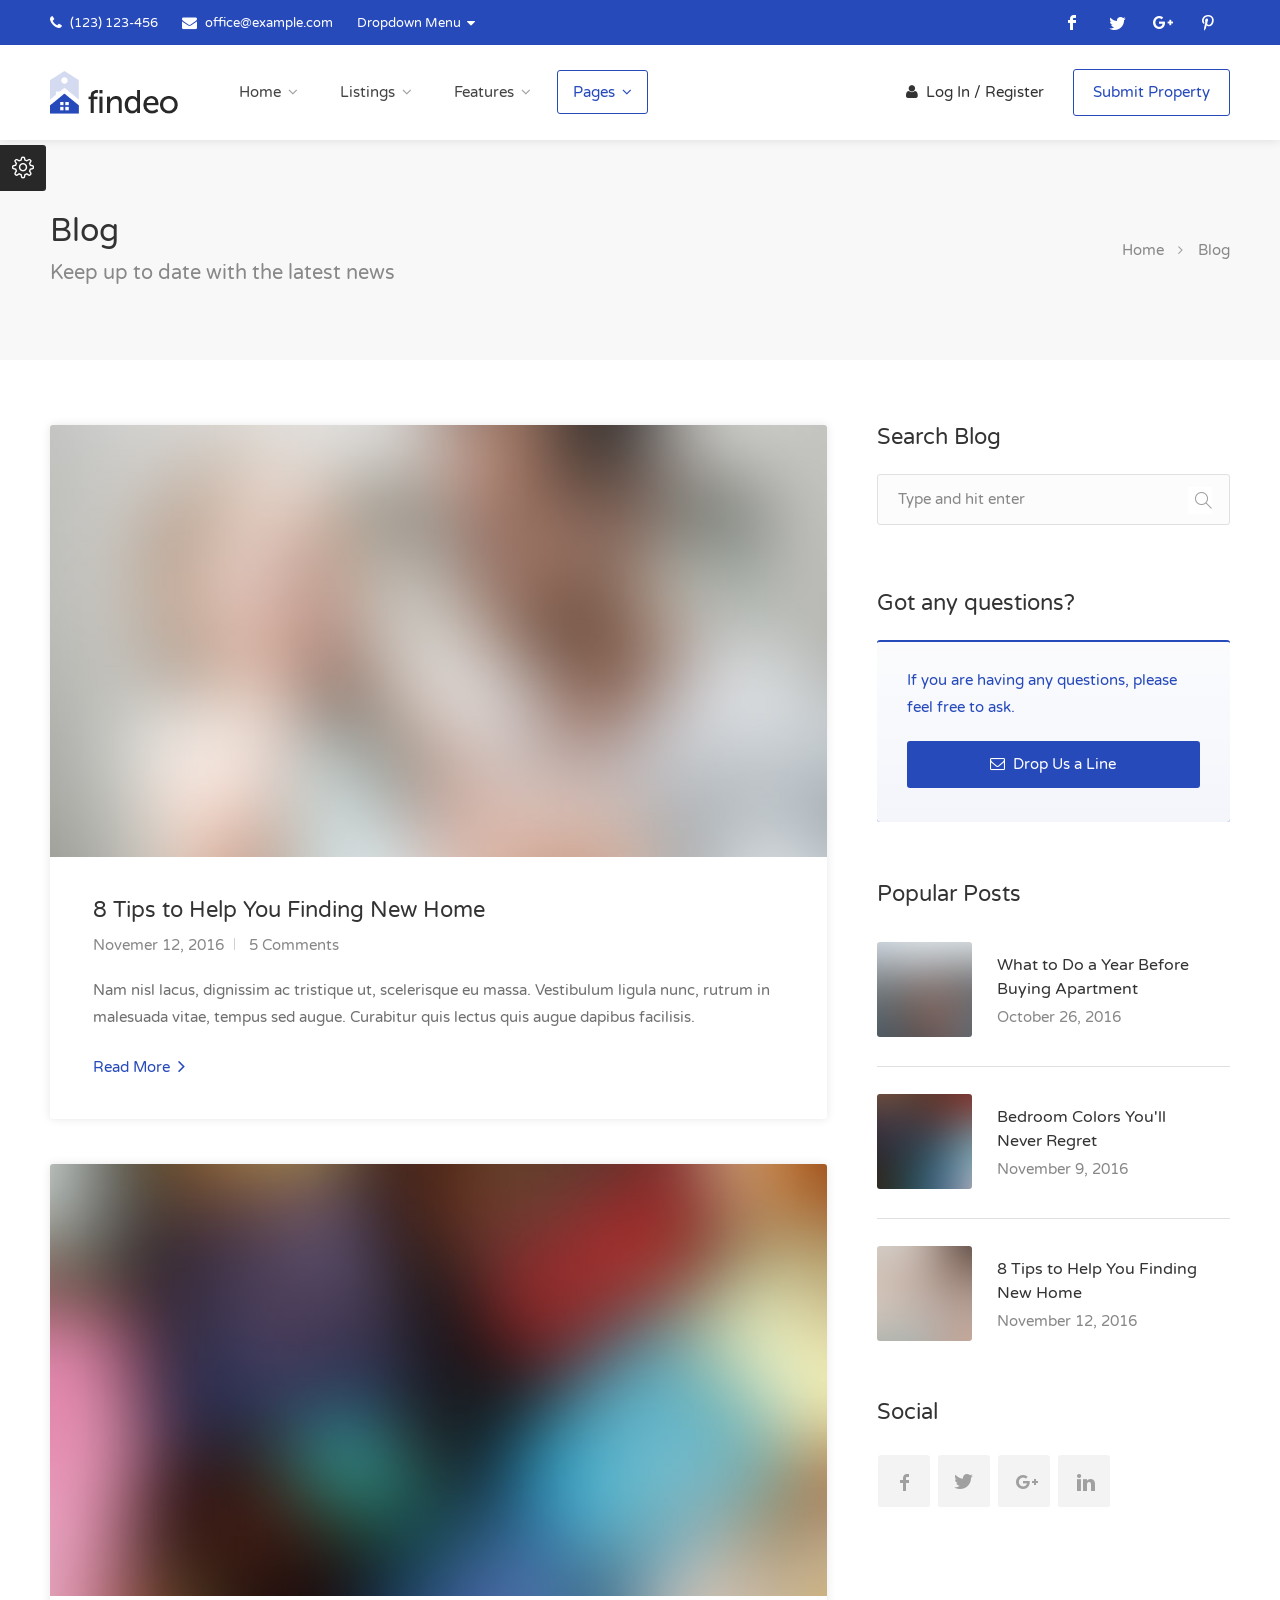
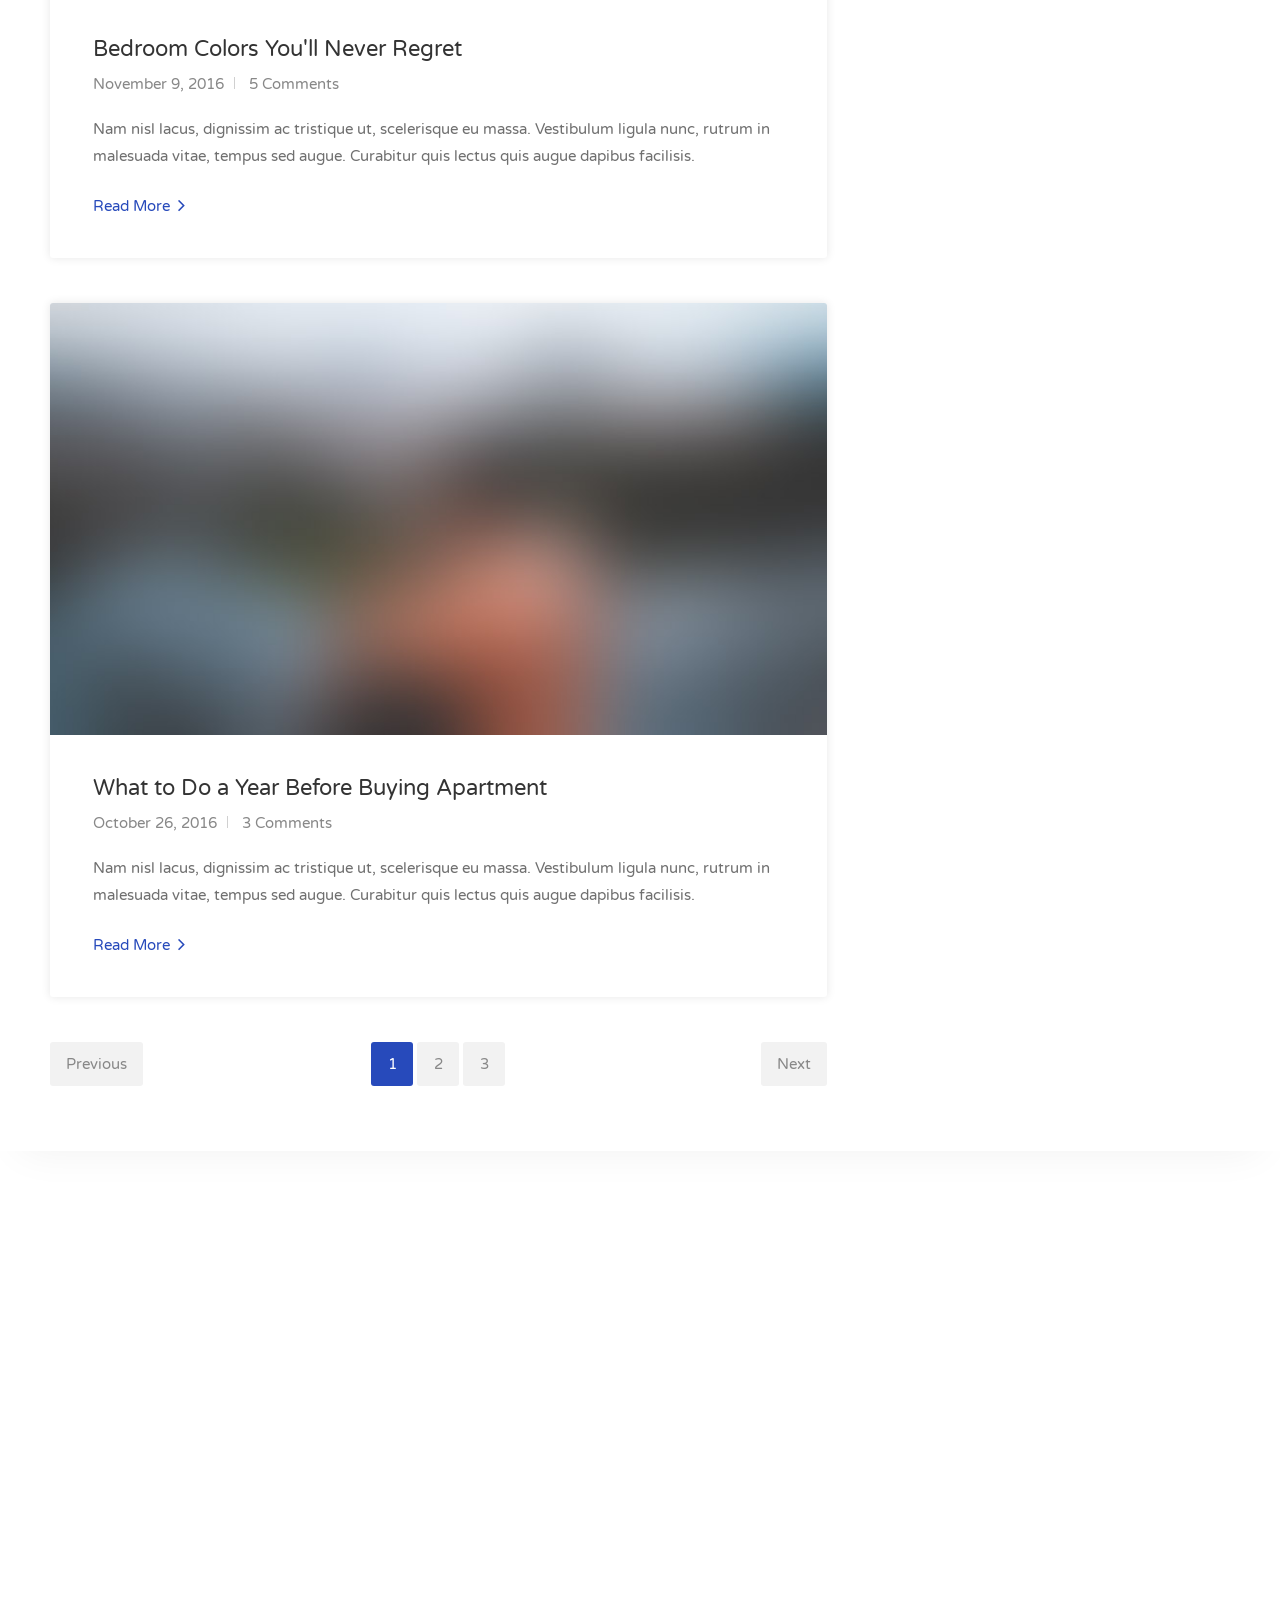
<file: template/HTML/blog.html>
<!DOCTYPE html>
<head>

<!-- Basic Page Needs
================================================== -->
<title>Findeo</title>
<meta charset="utf-8">
<meta name="viewport" content="width=device-width, initial-scale=1, maximum-scale=1">

<!-- CSS
================================================== -->
<link rel="stylesheet" href="css/style.css">
<link rel="stylesheet" href="css/colors/main.css" id="colors">

</head>

<body>

<!-- Wrapper -->
<div id="wrapper">


<!-- Header Container
================================================== -->
<header id="header-container">

	<!-- Topbar -->
	<div id="top-bar">
		<div class="container">

			<!-- Left Side Content -->
			<div class="left-side">

				<!-- Top bar -->
				<ul class="top-bar-menu">
					<li><i class="fa fa-phone"></i> (123) 123-456 </li>
					<li><i class="fa fa-envelope"></i> <a href="#">office@example.com</a></li>
					<li>
						<div class="top-bar-dropdown">
							<span>Dropdown Menu</span>
							<ul class="options">
								<li><div class="arrow"></div></li>
								<li><a href="#">Nice First Link</a></li>
								<li><a href="#">Second Link With Long Title</a></li>
								<li><a href="#">Third Link</a></li>
							</ul>
						</div>
					</li>
				</ul>

			</div>
			<!-- Left Side Content / End -->


			<!-- Left Side Content -->
			<div class="right-side">

				<!-- Social Icons -->
				<ul class="social-icons">
					<li><a class="facebook" href="#"><i class="icon-facebook"></i></a></li>
					<li><a class="twitter" href="#"><i class="icon-twitter"></i></a></li>
					<li><a class="gplus" href="#"><i class="icon-gplus"></i></a></li>
					<li><a class="pinterest" href="#"><i class="icon-pinterest"></i></a></li>
				</ul>

			</div>
			<!-- Left Side Content / End -->

		</div>
	</div>
	<div class="clearfix"></div>
	<!-- Topbar / End -->


	<!-- Header -->
	<div id="header">
		<div class="container">
			
			<!-- Left Side Content -->
			<div class="left-side">
				
				<!-- Logo -->
				<div id="logo">
					<a href="index.html"><img src="images/logo.png" alt=""></a>
				</div>


				<!-- Mobile Navigation -->
				<div class="menu-responsive">
					<i class="fa fa-reorder menu-trigger"></i>
				</div>


				<!-- Main Navigation -->
				<nav id="navigation" class="style-1">
					<ul id="responsive">

						<li><a href="#">Home</a>
							<ul>
								<li><a href="index.html">Home 1</a></li>
								<li><a href="index-2.html">Home 2</a></li>
								<li><a href="index-3.html">Home 3</a></li>
								<li><a href="index-4.html">Home 4</a></li>
							</ul>
						</li>

						<li><a href="#">Listings</a>
							<ul>
								<li><a href="#">List Layout</a>
									<ul>
										<li><a href="listings-list-with-sidebar.html">With Sidebar</a></li>
										<li><a href="listings-list-with-map.html">With Map</a></li>
										<li><a href="listings-list-full-width.html">Full Width</a></li>
									</ul>
								</li>
								<li><a href="#">Grid Layout</a>
									<ul>
										<li><a href="listings-grid-standard-with-sidebar.html">Standard With Sidebar</a></li>
										<li><a href="listings-grid-compact-with-sidebar.html">Compact With Sidebar</a></li>
										<li><a href="listings-grid-with-map.html">With Map</a></li>
										<li><a href="listings-grid-full-width.html">Full Width</a></li>
									</ul>
								</li>
								<li><a href="#">Half Map</a>
									<ul>
										<li><a href="listings-half-map-list.html">List Layout</a></li>
										<li><a href="listings-half-map-grid-standard.html">Grid Standard Layout</a></li>
										<li><a href="listings-half-map-grid-compact.html">Grid Compact Layout</a></li>
									</ul>
								</li>
							</ul>
						</li>

						<li><a href="#">Features</a>
							<ul>
								<li><a href="#">Single Properties</a>
									<ul>
										<li><a href="single-property-page-1.html">Property Style 1</a></li>
										<li><a href="single-property-page-2.html">Property Style 2</a></li>
										<li><a href="single-property-page-3.html">Property Style 3</a></li>
									</ul>
								</li>
								<li><a href="#">Search Styles</a>
									<ul>
										<li><a href="index.html">Home Search 1</a></li>
										<li><a href="index-2.html">Home Search 2</a></li>
										<li><a href="index-3.html">Home Search 3</a></li>
										<li><a href="listings-list-full-width.html">Advanced Style</a></li>
										<li><a href="listings-list-with-sidebar.html">Sidebar Search</a></li>
									</ul>
								</li>
								<li><a href="#">My Account</a>
									<ul>
										<li><a href="my-profile.html">My Profile</a></li>
										<li><a href="my-bookmarks.html">Bookmarked Listings</a></li>
										<li><a href="my-properties.html">My Properties</a></li>
										<li><a href="change-password.html">Change Password</a></li>
									</ul>
								</li>
								<li><a href="#">Agents</a>
									<ul>
										<li><a href="agents-list.html">Agents List</a></li>
										<li><a href="agent-page.html">Agent Page</a></li>
									</ul>
								</li>

								<li><a href="submit-property.html">Submit Property</a></li>
							</ul>
						</li>

						<li><a class="current" href="#">Pages</a>
							<ul>
								<li><a href="blog.html">Blog</a>
									<ul>
										<li><a href="blog.html">Blog</a></li>
										<li><a href="blog-post.html">Blog Post</a></li>
									</ul>
								</li>
								<li><a href="contact.html">Contact</a></li>
								<li><a href="elements.html">Elements</a></li>
								<li><a href="pricing-tables.html">Pricing Tables</a></li>
								<li><a href="typography.html">Typography</a></li>
								<li><a href="icons.html">Icons</a></li>
							</ul>
						</li>

					</ul>
				</nav>
				<div class="clearfix"></div>
				<!-- Main Navigation / End -->
				
			</div>
			<!-- Left Side Content / End -->

			<!-- Right Side Content / End -->
			<div class="right-side">
				<!-- Header Widget -->
				<div class="header-widget">
					<a href="login-register.html" class="sign-in"><i class="fa fa-user"></i> Log In / Register</a>
					<a href="submit-property.html" class="button border">Submit Property</a>
				</div>
				<!-- Header Widget / End -->
			</div>
			<!-- Right Side Content / End -->

		</div>
	</div>
	<!-- Header / End -->

</header>
<div class="clearfix"></div>
<!-- Header Container / End -->



<!-- Titlebar
================================================== -->
<div id="titlebar">
	<div class="container">
		<div class="row">
			<div class="col-md-12">

				<h2>Blog</h2>
				<span>Keep up to date with the latest news</span>
				
				<!-- Breadcrumbs -->
				<nav id="breadcrumbs">
					<ul>
						<li><a href="#">Home</a></li>
						<li>Blog</li>
					</ul>
				</nav>

			</div>
		</div>
	</div>
</div>


<!-- Content
================================================== -->
<div class="container">

	<!-- Blog Posts -->
	<div class="blog-page">
	<div class="row">
		<div class="col-md-8">

			<!-- Blog Post -->
			<div class="blog-post">
				
				<!-- Img -->
				<a href="blog-post.html" class="post-img">
					<img src="images/blog-post-01a.jpg" alt="">
				</a>
				
				<!-- Content -->
				<div class="post-content">
					<h3><a href="blog-post.html">8 Tips to Help You Finding New Home</a></h3>

					<ul class="post-meta">
						<li>Novemer 12, 2016</li>
						<li><a href="#">5 Comments</a></li>
					</ul>

					<p>Nam nisl lacus, dignissim ac tristique ut, scelerisque eu massa. Vestibulum ligula nunc, rutrum in malesuada vitae, tempus sed augue. Curabitur quis lectus quis augue dapibus facilisis.</p>

					<a href="blog-post.html" class="read-more">Read More <i class="fa fa-angle-right"></i></a>
				</div>

			</div>
			<!-- Blog Post / End -->


			<!-- Blog Post -->
			<div class="blog-post">
				
				<!-- Img -->
				<a href="blog-post.html" class="post-img">
					<img src="images/blog-post-02a.jpg" alt="">
				</a>
				
				<!-- Content -->
				<div class="post-content">
					<h3><a href="blog-post.html">Bedroom Colors You'll Never Regret</a></h3>

					<ul class="post-meta">
						<li>November 9, 2016</li>
						<li><a href="#">5 Comments</a></li>
					</ul>

					<p>Nam nisl lacus, dignissim ac tristique ut, scelerisque eu massa. Vestibulum ligula nunc, rutrum in malesuada vitae, tempus sed augue. Curabitur quis lectus quis augue dapibus facilisis.</p>

					<a href="blog-post.html" class="read-more">Read More <i class="fa fa-angle-right"></i></a>
				</div>

			</div>
			<!-- Blog Post / End -->


			<!-- Blog Post -->
			<div class="blog-post">
				
				<!-- Img -->
				<a href="blog-post.html" class="post-img">
					<img src="images/blog-post-03a.jpg" alt="">
				</a>
				
				<!-- Content -->
				<div class="post-content">
					<h3><a href="blog-post.html">What to Do a Year Before Buying Apartment</a></h3>

					<ul class="post-meta">
						<li>October 26, 2016</li>
						<li><a href="#">3 Comments</a></li>
					</ul>

					<p>Nam nisl lacus, dignissim ac tristique ut, scelerisque eu massa. Vestibulum ligula nunc, rutrum in malesuada vitae, tempus sed augue. Curabitur quis lectus quis augue dapibus facilisis.</p>

					<a href="blog-post.html" class="read-more">Read More <i class="fa fa-angle-right"></i></a>
				</div>

			</div>
			<!-- Blog Post / End -->


			<!-- Pagination -->
			<div class="clearfix"></div>
			<div class="pagination-container">
				<nav class="pagination">
					<ul>
						<li><a href="#" class="current-page">1</a></li>
						<li><a href="#">2</a></li>
						<li><a href="#">3</a></li>
					</ul>
				</nav>

				<nav class="pagination-next-prev">
					<ul>
						<li><a href="#" class="prev">Previous</a></li>
						<li><a href="#" class="next">Next</a></li>
					</ul>
				</nav>
			</div>
			<div class="clearfix"></div>

		</div>

	<!-- Blog Posts / End -->


	<!-- Widgets -->
	<div class="col-md-4">
		<div class="sidebar right">

			<!-- Widget -->
			<div class="widget">
				<h3 class="margin-top-0 margin-bottom-25">Search Blog</h3>
				<div class="search-blog-input">
					<div class="input"><input class="search-field" type="text" placeholder="Type and hit enter" value=""/></div>
				</div>
				<div class="clearfix"></div>
			</div>
			<!-- Widget / End -->


			<!-- Widget -->
			<div class="widget">
				<h3>Got any questions?</h3>
				<div class="info-box margin-bottom-10">
					<p>If you are having any questions, please feel free to ask.</p>
					<a href="contact.html" class="button fullwidth margin-top-20"><i class="fa fa-envelope-o"></i> Drop Us a Line</a>
				</div>
			</div>
			<!-- Widget / End -->


			<!-- Widget -->
			<div class="widget">

				<h3>Popular Posts</h3>
				<ul class="widget-tabs">

					<!-- Post #1 -->
					<li>
						<div class="widget-content">
								<div class="widget-thumb">
								<a href="blog-full-width-single-post.html"><img src="images/blog-widget-03.jpg" alt=""></a>
							</div>
							
							<div class="widget-text">
								<h5><a href="blog-full-width-single-post.html">What to Do a Year Before Buying Apartment </a></h5>
								<span>October 26, 2016</span>
							</div>
							<div class="clearfix"></div>
						</div>
					</li>
					
					<!-- Post #2 -->
					<li>
						<div class="widget-content">
							<div class="widget-thumb">
								<a href="blog-full-width-single-post.html"><img src="images/blog-widget-02.jpg" alt=""></a>
							</div>
							
							<div class="widget-text">
								<h5><a href="blog-full-width-single-post.html">Bedroom Colors You'll Never Regret</a></h5>
								<span>November 9, 2016</span>
							</div>
							<div class="clearfix"></div>
						</div>
					</li>
					
					<!-- Post #3 -->
					<li>
						<div class="widget-content">
							<div class="widget-thumb">
								<a href="blog-full-width-single-post.html"><img src="images/blog-widget-01.jpg" alt=""></a>
							</div>
							
							<div class="widget-text">
								<h5><a href="blog-full-width-single-post.html">8 Tips to Help You Finding New Home</a></h5>
								<span>November 12, 2016</span>
							</div>
							<div class="clearfix"></div>
						</div>
					</li>

				</ul>

			</div>
			<!-- Widget / End-->


			<!-- Widget -->
			<div class="widget">
				<h3 class="margin-top-0 margin-bottom-25">Social</h3>
				<ul class="social-icons rounded">
					<li><a class="facebook" href="#"><i class="icon-facebook"></i></a></li>
					<li><a class="twitter" href="#"><i class="icon-twitter"></i></a></li>
					<li><a class="gplus" href="#"><i class="icon-gplus"></i></a></li>
					<li><a class="linkedin" href="#"><i class="icon-linkedin"></i></a></li>
				</ul>

			</div>
			<!-- Widget / End-->

			<div class="clearfix"></div>
			<div class="margin-bottom-40"></div>
		</div>
	</div>
	</div>
	<!-- Sidebar / End -->


</div>
</div>


<!-- Footer
================================================== -->
<div class="margin-top-55"></div>

<div id="footer" class="sticky-footer">
	<!-- Main -->
	<div class="container">
		<div class="row">
			<div class="col-md-5 col-sm-6">
				<img class="footer-logo" src="images/logo.png" alt="">
				<br><br>
				<p>Morbi convallis bibendum urna ut viverra. Maecenas quis consequat libero, a feugiat eros. Nunc ut lacinia tortor morbi ultricies laoreet ullamcorper phasellus semper.</p>
			</div>

			<div class="col-md-4 col-sm-6 ">
				<h4>Helpful Links</h4>
				<ul class="footer-links">
					<li><a href="#">Login</a></li>
					<li><a href="#">Sign Up</a></li>
					<li><a href="#">My Account</a></li>
					<li><a href="#">Add Property</a></li>
					<li><a href="#">Pricing</a></li>
					<li><a href="#">Privacy Policy</a></li>
				</ul>

				<ul class="footer-links">
					<li><a href="#">FAQ</a></li>
					<li><a href="#">Blog</a></li>
					<li><a href="#">Our Agents</a></li>
					<li><a href="#">How It Works</a></li>
					<li><a href="#">Contact</a></li>
				</ul>
				<div class="clearfix"></div>
			</div>		

			<div class="col-md-3  col-sm-12">
				<h4>Contact Us</h4>
				<div class="text-widget">
					<span>12345 Little Lonsdale St, Melbourne</span> <br>
					Phone: <span>(123) 123-456 </span><br>
					E-Mail:<span> <a href="#">office@example.com</a> </span><br>
				</div>

				<ul class="social-icons margin-top-20">
					<li><a class="facebook" href="#"><i class="icon-facebook"></i></a></li>
					<li><a class="twitter" href="#"><i class="icon-twitter"></i></a></li>
					<li><a class="gplus" href="#"><i class="icon-gplus"></i></a></li>
					<li><a class="vimeo" href="#"><i class="icon-vimeo"></i></a></li>
				</ul>

			</div>

		</div>
		
		<!-- Copyright -->
		<div class="row">
			<div class="col-md-12">
				<div class="copyrights">© 2016 Findeo. All Rights Reserved.</div>
			</div>
		</div>

	</div>

</div>
<!-- Footer / End -->


<!-- Back To Top Button -->
<div id="backtotop"><a href="#"></a></div>


<!-- Scripts
================================================== -->
<script type="text/javascript" src="scripts/jquery-2.2.0.min.js"></script>
<script type="text/javascript" src="scripts/chosen.min.js"></script>
<script type="text/javascript" src="scripts/magnific-popup.min.js"></script>
<script type="text/javascript" src="scripts/owl.carousel.min.js"></script>
<script type="text/javascript" src="scripts/rangeSlider.js"></script>
<script type="text/javascript" src="scripts/sticky-kit.min.js"></script>
<script type="text/javascript" src="scripts/slick.min.js"></script>
<script type="text/javascript" src="scripts/masonry.min.js"></script>
<script type="text/javascript" src="scripts/jquery.jpanelmenu.js"></script>
<script type="text/javascript" src="scripts/tooltips.min.js"></script>
<script type="text/javascript" src="scripts/custom.js"></script>


<!-- Style Switcher
================================================== -->
<script src="scripts/switcher.js"></script>

<div id="style-switcher">
	<h2>Color Switcher <a href="#"><i class="sl sl-icon-settings"></i></a></h2>
	
	<div>
		<ul class="colors" id="color1">
			<li><a href="#" class="blue" title="Blue"></a></li>
			<li><a href="#" class="green" title="Green"></a></li>
			<li><a href="#" class="orange" title="Orange"></a></li>
			<li><a href="#" class="navy" title="Navy"></a></li>
			<li><a href="#" class="yellow" title="Yellow"></a></li>
			<li><a href="#" class="peach" title="Peach"></a></li>
			<li><a href="#" class="beige" title="Beige"></a></li>
			<li><a href="#" class="purple" title="Purple"></a></li>
			<li><a href="#" class="celadon" title="Celadon"></a></li>
			<li><a href="#" class="pink" title="Pink"></a></li>
			<li><a href="#" class="red" title="Red"></a></li>
			<li><a href="#" class="brown" title="Brown"></a></li>
			<li><a href="#" class="cherry" title="Cherry"></a></li>
			<li><a href="#" class="cyan" title="Cyan"></a></li>
			<li><a href="#" class="gray" title="Gray"></a></li>
			<li><a href="#" class="olive" title="Olive"></a></li>
		</ul>
	</div>
		
</div>
<!-- Style Switcher / End -->


</div>
<!-- Wrapper / End -->


</body>
</html>
</file>
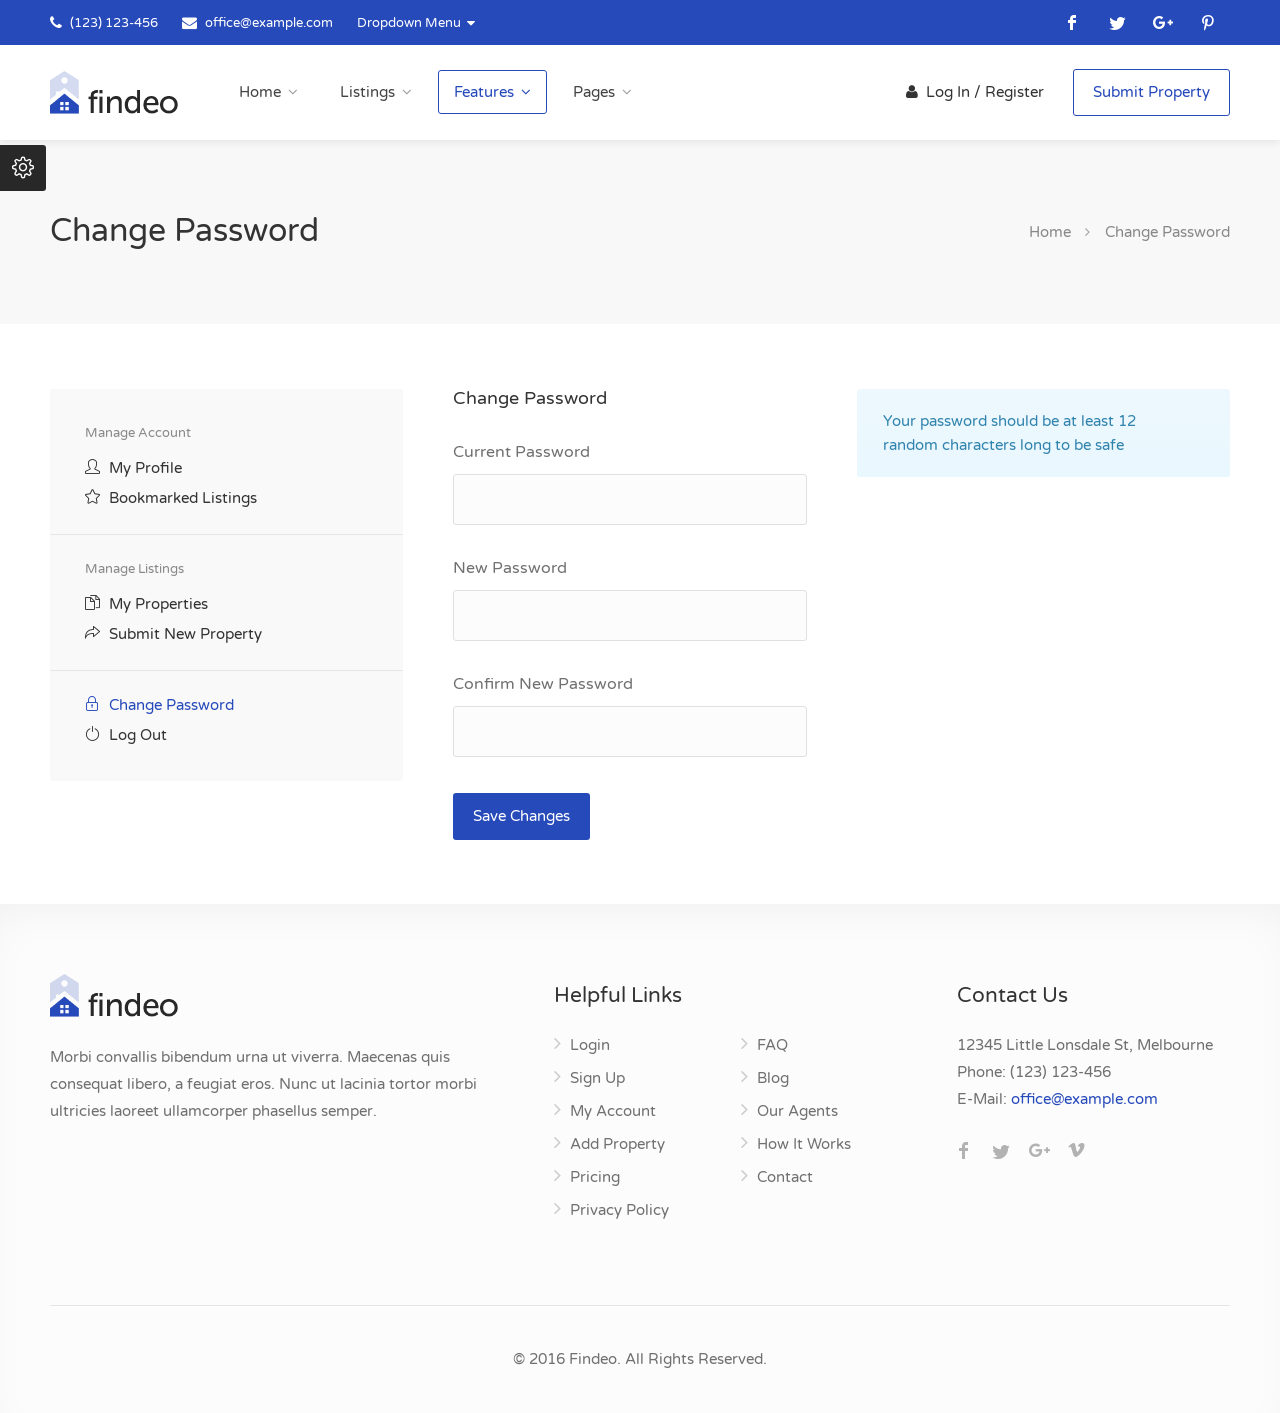
<file: template/HTML/change-password.html>
<!DOCTYPE html>
<head>

<!-- Basic Page Needs
================================================== -->
<title>Findeo</title>
<meta charset="utf-8">
<meta name="viewport" content="width=device-width, initial-scale=1, maximum-scale=1">

<!-- CSS
================================================== -->
<link rel="stylesheet" href="css/style.css">
<link rel="stylesheet" href="css/colors/main.css" id="colors">

</head>

<body>

<!-- Wrapper -->
<div id="wrapper">


<!-- Header Container
================================================== -->
<header id="header-container">

	<!-- Topbar -->
	<div id="top-bar">
		<div class="container">

			<!-- Left Side Content -->
			<div class="left-side">

				<!-- Top bar -->
				<ul class="top-bar-menu">
					<li><i class="fa fa-phone"></i> (123) 123-456 </li>
					<li><i class="fa fa-envelope"></i> <a href="#">office@example.com</a></li>
					<li>
						<div class="top-bar-dropdown">
							<span>Dropdown Menu</span>
							<ul class="options">
								<li><div class="arrow"></div></li>
								<li><a href="#">Nice First Link</a></li>
								<li><a href="#">Second Link With Long Title</a></li>
								<li><a href="#">Third Link</a></li>
							</ul>
						</div>
					</li>
				</ul>

			</div>
			<!-- Left Side Content / End -->


			<!-- Left Side Content -->
			<div class="right-side">

				<!-- Social Icons -->
				<ul class="social-icons">
					<li><a class="facebook" href="#"><i class="icon-facebook"></i></a></li>
					<li><a class="twitter" href="#"><i class="icon-twitter"></i></a></li>
					<li><a class="gplus" href="#"><i class="icon-gplus"></i></a></li>
					<li><a class="pinterest" href="#"><i class="icon-pinterest"></i></a></li>
				</ul>

			</div>
			<!-- Left Side Content / End -->

		</div>
	</div>
	<div class="clearfix"></div>
	<!-- Topbar / End -->


	<!-- Header -->
	<div id="header">
		<div class="container">
			
			<!-- Left Side Content -->
			<div class="left-side">
				
				<!-- Logo -->
				<div id="logo">
					<a href="index.html"><img src="images/logo.png" alt=""></a>
				</div>


				<!-- Mobile Navigation -->
				<div class="menu-responsive">
					<i class="fa fa-reorder menu-trigger"></i>
				</div>


				<!-- Main Navigation -->
				<nav id="navigation" class="style-1">
					<ul id="responsive">

						<li><a href="#">Home</a>
							<ul>
								<li><a href="index.html">Home 1</a></li>
								<li><a href="index-2.html">Home 2</a></li>
								<li><a href="index-3.html">Home 3</a></li>
								<li><a href="index-4.html">Home 4</a></li>
							</ul>
						</li>

						<li><a href="#">Listings</a>
							<ul>
								<li><a href="#">List Layout</a>
									<ul>
										<li><a href="listings-list-with-sidebar.html">With Sidebar</a></li>
										<li><a href="listings-list-with-map.html">With Map</a></li>
										<li><a href="listings-list-full-width.html">Full Width</a></li>
									</ul>
								</li>
								<li><a href="#">Grid Layout</a>
									<ul>
										<li><a href="listings-grid-standard-with-sidebar.html">Standard With Sidebar</a></li>
										<li><a href="listings-grid-compact-with-sidebar.html">Compact With Sidebar</a></li>
										<li><a href="listings-grid-with-map.html">With Map</a></li>
										<li><a href="listings-grid-full-width.html">Full Width</a></li>
									</ul>
								</li>
								<li><a href="#">Half Map</a>
									<ul>
										<li><a href="listings-half-map-list.html">List Layout</a></li>
										<li><a href="listings-half-map-grid-standard.html">Grid Standard Layout</a></li>
										<li><a href="listings-half-map-grid-compact.html">Grid Compact Layout</a></li>
									</ul>
								</li>
							</ul>
						</li>

						<li><a class="current" href="#">Features</a>
							<ul>
								<li><a href="#">Single Properties</a>
									<ul>
										<li><a href="single-property-page-1.html">Property Style 1</a></li>
										<li><a href="single-property-page-2.html">Property Style 2</a></li>
										<li><a href="single-property-page-3.html">Property Style 3</a></li>
									</ul>
								</li>
								<li><a href="#">Search Styles</a>
									<ul>
										<li><a href="index.html">Home Search 1</a></li>
										<li><a href="index-2.html">Home Search 2</a></li>
										<li><a href="index-3.html">Home Search 3</a></li>
										<li><a href="listings-list-full-width.html">Advanced Style</a></li>
										<li><a href="listings-list-with-sidebar.html">Sidebar Search</a></li>
									</ul>
								</li>
								<li><a href="#">My Account</a>
									<ul>
										<li><a href="my-profile.html">My Profile</a></li>
										<li><a href="my-bookmarks.html">Bookmarked Listings</a></li>
										<li><a href="my-properties.html">My Properties</a></li>
										<li><a href="change-password.html">Change Password</a></li>
									</ul>
								</li>
								<li><a href="#">Agents</a>
									<ul>
										<li><a href="agents-list.html">Agents List</a></li>
										<li><a href="agent-page.html">Agent Page</a></li>
									</ul>
								</li>

								<li><a href="submit-property.html">Submit Property</a></li>
							</ul>
						</li>

						<li><a href="#">Pages</a>
							<ul>
								<li><a href="blog.html">Blog</a>
									<ul>
										<li><a href="blog.html">Blog</a></li>
										<li><a href="blog-post.html">Blog Post</a></li>
									</ul>
								</li>
								<li><a href="contact.html">Contact</a></li>
								<li><a href="elements.html">Elements</a></li>
								<li><a href="pricing-tables.html">Pricing Tables</a></li>
								<li><a href="typography.html">Typography</a></li>
								<li><a href="icons.html">Icons</a></li>
							</ul>
						</li>

					</ul>
				</nav>
				<div class="clearfix"></div>
				<!-- Main Navigation / End -->
				
			</div>
			<!-- Left Side Content / End -->

			<!-- Right Side Content / End -->
			<div class="right-side">
				<!-- Header Widget -->
				<div class="header-widget">
					<a href="login-register.html" class="sign-in"><i class="fa fa-user"></i> Log In / Register</a>
					<a href="submit-property.html" class="button border">Submit Property</a>
				</div>
				<!-- Header Widget / End -->
			</div>
			<!-- Right Side Content / End -->

		</div>
	</div>
	<!-- Header / End -->

</header>
<div class="clearfix"></div>
<!-- Header Container / End -->



<!-- Titlebar
================================================== -->
<div id="titlebar">
	<div class="container">
		<div class="row">
			<div class="col-md-12">

				<h2>Change Password</h2>

				<!-- Breadcrumbs -->
				<nav id="breadcrumbs">
					<ul>
						<li><a href="#">Home</a></li>
						<li>Change Password</li>
					</ul>
				</nav>

			</div>
		</div>
	</div>
</div>


<!-- Content
================================================== -->
<div class="container">
	<div class="row">


		<!-- Widget -->
		<div class="col-md-4">
			<div class="sidebar left">

				<div class="my-account-nav-container">
					
					<ul class="my-account-nav">
						<li class="sub-nav-title">Manage Account</li>
						<li><a href="my-profile.html"><i class="sl sl-icon-user"></i> My Profile</a></li>
						<li><a href="my-bookmarks.html"><i class="sl sl-icon-star"></i> Bookmarked Listings</a></li>
					</ul>
					
					<ul class="my-account-nav">
						<li class="sub-nav-title">Manage Listings</li>
						<li><a href="my-properties.html"><i class="sl sl-icon-docs"></i> My Properties</a></li>
						<li><a href="submit-property.html"><i class="sl sl-icon-action-redo"></i> Submit New Property</a></li>
					</ul>

					<ul class="my-account-nav">
						<li><a href="change-password.html"  class="current"><i class="sl sl-icon-lock"></i> Change Password</a></li>
						<li><a href="#"><i class="sl sl-icon-power"></i> Log Out</a></li>
					</ul>

				</div>

			</div>
		</div>

		<div class="col-md-8">
			<div class="row">
				<div class="col-md-6  my-profile">
					<h4 class="margin-top-0 margin-bottom-30">Change Password</h4>

					<label>Current Password</label>
					<input type="password">

					<label>New Password</label>
					<input type="password">

					<label>Confirm New Password</label>
					<input type="password">

					<a href="submit-property.html" class="margin-top-20 button">Save Changes</a>
				</div>

				<div class="col-md-6">
					<div class="notification notice">
						<p>Your password should be at least 12 random characters long to be safe</p>
					</div>
				</div>

			</div>
		</div>

	</div>
</div>


<!-- Footer
================================================== -->
<div class="margin-top-55"></div>

<div id="footer">
	<!-- Main -->
	<div class="container">
		<div class="row">
			<div class="col-md-5 col-sm-6">
				<img class="footer-logo" src="images/logo.png" alt="">
				<br><br>
				<p>Morbi convallis bibendum urna ut viverra. Maecenas quis consequat libero, a feugiat eros. Nunc ut lacinia tortor morbi ultricies laoreet ullamcorper phasellus semper.</p>
			</div>

			<div class="col-md-4 col-sm-6 ">
				<h4>Helpful Links</h4>
				<ul class="footer-links">
					<li><a href="#">Login</a></li>
					<li><a href="#">Sign Up</a></li>
					<li><a href="#">My Account</a></li>
					<li><a href="#">Add Property</a></li>
					<li><a href="#">Pricing</a></li>
					<li><a href="#">Privacy Policy</a></li>
				</ul>

				<ul class="footer-links">
					<li><a href="#">FAQ</a></li>
					<li><a href="#">Blog</a></li>
					<li><a href="#">Our Agents</a></li>
					<li><a href="#">How It Works</a></li>
					<li><a href="#">Contact</a></li>
				</ul>
				<div class="clearfix"></div>
			</div>		

			<div class="col-md-3  col-sm-12">
				<h4>Contact Us</h4>
				<div class="text-widget">
					<span>12345 Little Lonsdale St, Melbourne</span> <br>
					Phone: <span>(123) 123-456 </span><br>
					E-Mail:<span> <a href="#">office@example.com</a> </span><br>
				</div>

				<ul class="social-icons margin-top-20">
					<li><a class="facebook" href="#"><i class="icon-facebook"></i></a></li>
					<li><a class="twitter" href="#"><i class="icon-twitter"></i></a></li>
					<li><a class="gplus" href="#"><i class="icon-gplus"></i></a></li>
					<li><a class="vimeo" href="#"><i class="icon-vimeo"></i></a></li>
				</ul>

			</div>

		</div>
		
		<!-- Copyright -->
		<div class="row">
			<div class="col-md-12">
				<div class="copyrights">© 2016 Findeo. All Rights Reserved.</div>
			</div>
		</div>

	</div>

</div>
<!-- Footer / End -->


<!-- Back To Top Button -->
<div id="backtotop"><a href="#"></a></div>


<!-- Scripts
================================================== -->
<script type="text/javascript" src="scripts/jquery-2.2.0.min.js"></script>
<script type="text/javascript" src="scripts/chosen.min.js"></script>
<script type="text/javascript" src="scripts/magnific-popup.min.js"></script>
<script type="text/javascript" src="scripts/owl.carousel.min.js"></script>
<script type="text/javascript" src="scripts/rangeSlider.js"></script>
<script type="text/javascript" src="scripts/sticky-kit.min.js"></script>
<script type="text/javascript" src="scripts/slick.min.js"></script>
<script type="text/javascript" src="scripts/masonry.min.js"></script>
<script type="text/javascript" src="scripts/jquery.jpanelmenu.js"></script>
<script type="text/javascript" src="scripts/tooltips.min.js"></script>
<script type="text/javascript" src="scripts/custom.js"></script>


<!-- Style Switcher
================================================== -->
<script src="scripts/switcher.js"></script>

<div id="style-switcher">
	<h2>Color Switcher <a href="#"><i class="sl sl-icon-settings"></i></a></h2>
	
	<div>
		<ul class="colors" id="color1">
			<li><a href="#" class="blue" title="Blue"></a></li>
			<li><a href="#" class="green" title="Green"></a></li>
			<li><a href="#" class="orange" title="Orange"></a></li>
			<li><a href="#" class="navy" title="Navy"></a></li>
			<li><a href="#" class="yellow" title="Yellow"></a></li>
			<li><a href="#" class="peach" title="Peach"></a></li>
			<li><a href="#" class="beige" title="Beige"></a></li>
			<li><a href="#" class="purple" title="Purple"></a></li>
			<li><a href="#" class="celadon" title="Celadon"></a></li>
			<li><a href="#" class="pink" title="Pink"></a></li>
			<li><a href="#" class="red" title="Red"></a></li>
			<li><a href="#" class="brown" title="Brown"></a></li>
			<li><a href="#" class="cherry" title="Cherry"></a></li>
			<li><a href="#" class="cyan" title="Cyan"></a></li>
			<li><a href="#" class="gray" title="Gray"></a></li>
			<li><a href="#" class="olive" title="Olive"></a></li>
		</ul>
	</div>
		
</div>
<!-- Style Switcher / End -->


</div>
<!-- Wrapper / End -->


</body>
</html>
</file>
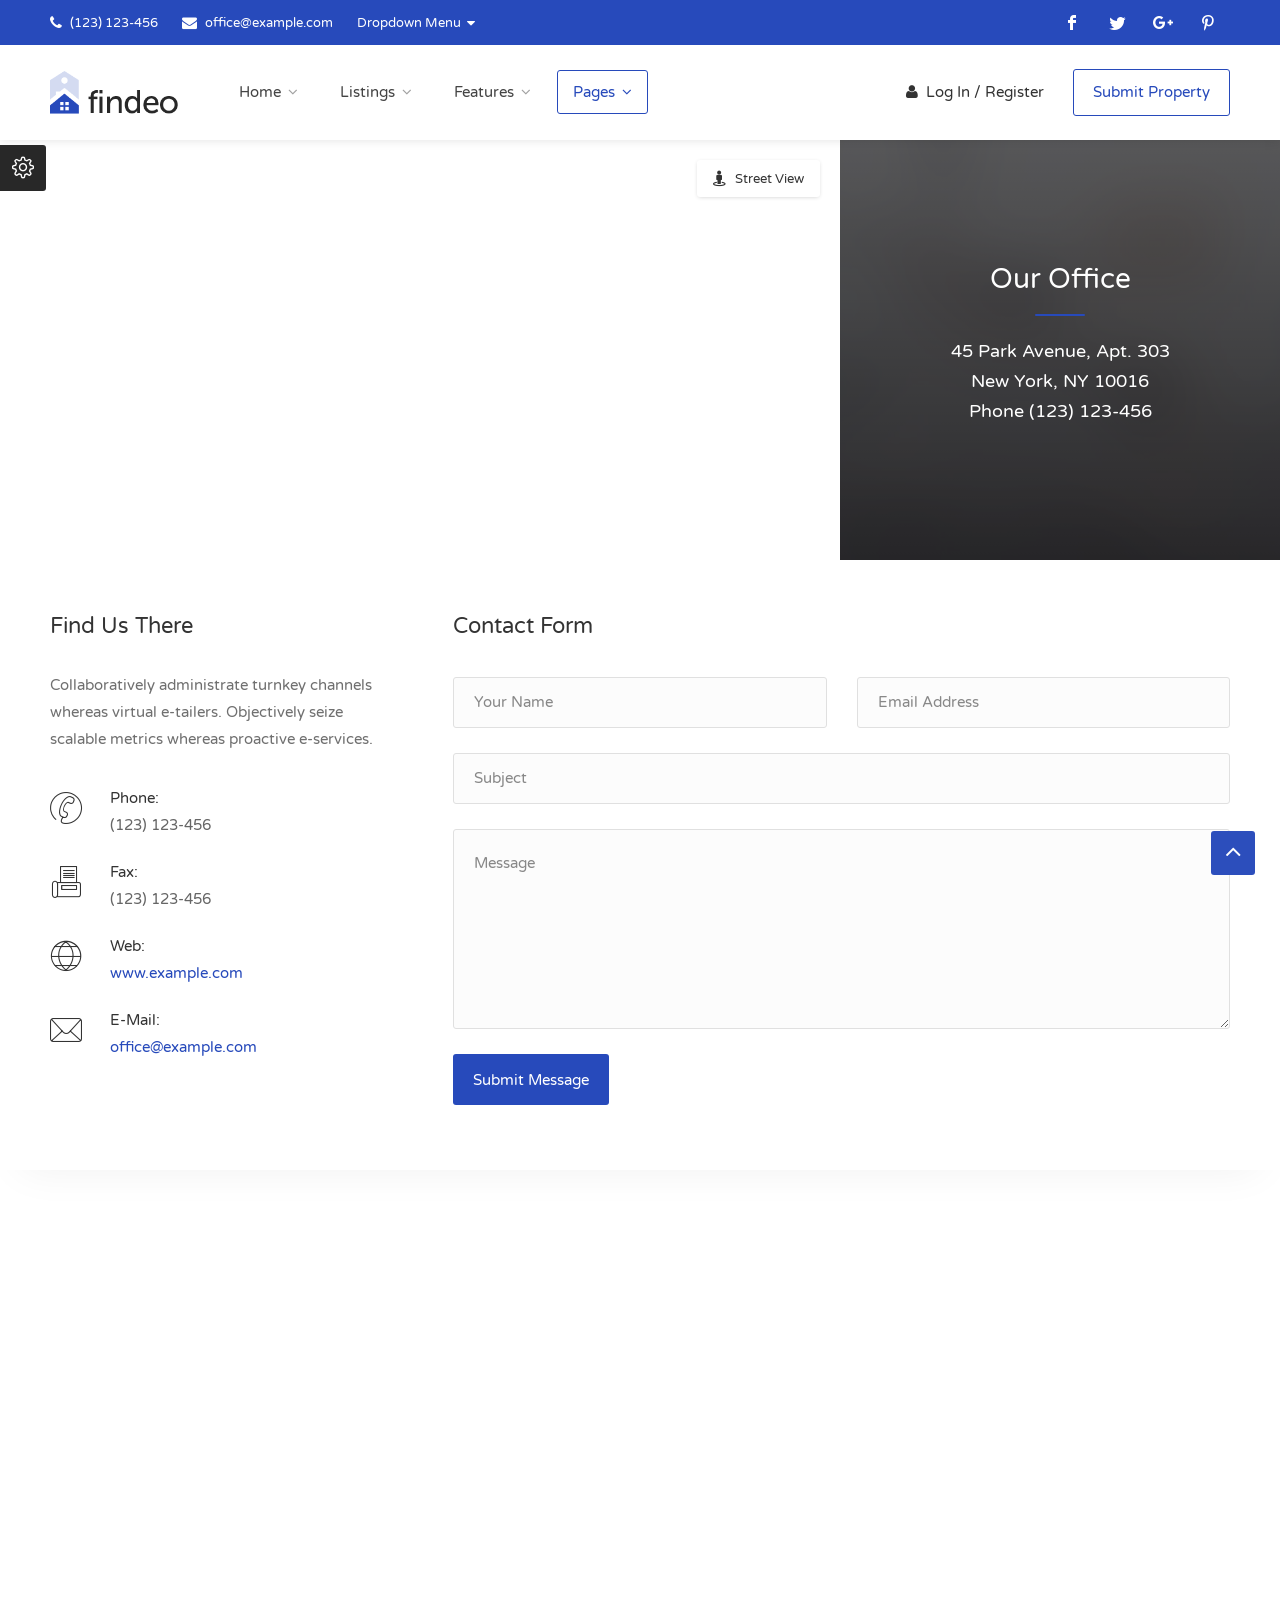
<file: template/HTML/contact.html>
<!DOCTYPE html>
<head>

<!-- Basic Page Needs
================================================== -->
<title>Findeo</title>
<meta charset="utf-8">
<meta name="viewport" content="width=device-width, initial-scale=1, maximum-scale=1">

<!-- CSS
================================================== -->
<link rel="stylesheet" href="css/style.css">
<link rel="stylesheet" href="css/colors/main.css" id="colors">

</head>

<body>

<!-- Wrapper -->
<div id="wrapper">


<!-- Header Container
================================================== -->
<header id="header-container">

	<!-- Topbar -->
	<div id="top-bar">
		<div class="container">

			<!-- Left Side Content -->
			<div class="left-side">

				<!-- Top bar -->
				<ul class="top-bar-menu">
					<li><i class="fa fa-phone"></i> (123) 123-456 </li>
					<li><i class="fa fa-envelope"></i> <a href="#">office@example.com</a></li>
					<li>
						<div class="top-bar-dropdown">
							<span>Dropdown Menu</span>
							<ul class="options">
								<li><div class="arrow"></div></li>
								<li><a href="#">Nice First Link</a></li>
								<li><a href="#">Second Link With Long Title</a></li>
								<li><a href="#">Third Link</a></li>
							</ul>
						</div>
					</li>
				</ul>

			</div>
			<!-- Left Side Content / End -->


			<!-- Left Side Content -->
			<div class="right-side">

				<!-- Social Icons -->
				<ul class="social-icons">
					<li><a class="facebook" href="#"><i class="icon-facebook"></i></a></li>
					<li><a class="twitter" href="#"><i class="icon-twitter"></i></a></li>
					<li><a class="gplus" href="#"><i class="icon-gplus"></i></a></li>
					<li><a class="pinterest" href="#"><i class="icon-pinterest"></i></a></li>
				</ul>

			</div>
			<!-- Left Side Content / End -->

		</div>
	</div>
	<div class="clearfix"></div>
	<!-- Topbar / End -->


	<!-- Header -->
	<div id="header">
		<div class="container">
			
			<!-- Left Side Content -->
			<div class="left-side">
				
				<!-- Logo -->
				<div id="logo">
					<a href="index.html"><img src="images/logo.png" alt=""></a>
				</div>


				<!-- Mobile Navigation -->
				<div class="menu-responsive">
					<i class="fa fa-reorder menu-trigger"></i>
				</div>


				<!-- Main Navigation -->
				<nav id="navigation" class="style-1">
					<ul id="responsive">

						<li><a href="#">Home</a>
							<ul>
								<li><a href="index.html">Home 1</a></li>
								<li><a href="index-2.html">Home 2</a></li>
								<li><a href="index-3.html">Home 3</a></li>
								<li><a href="index-4.html">Home 4</a></li>
							</ul>
						</li>

						<li><a href="#">Listings</a>
							<ul>
								<li><a href="#">List Layout</a>
									<ul>
										<li><a href="listings-list-with-sidebar.html">With Sidebar</a></li>
										<li><a href="listings-list-with-map.html">With Map</a></li>
										<li><a href="listings-list-full-width.html">Full Width</a></li>
									</ul>
								</li>
								<li><a href="#">Grid Layout</a>
									<ul>
										<li><a href="listings-grid-standard-with-sidebar.html">Standard With Sidebar</a></li>
										<li><a href="listings-grid-compact-with-sidebar.html">Compact With Sidebar</a></li>
										<li><a href="listings-grid-with-map.html">With Map</a></li>
										<li><a href="listings-grid-full-width.html">Full Width</a></li>
									</ul>
								</li>
								<li><a href="#">Half Map</a>
									<ul>
										<li><a href="listings-half-map-list.html">List Layout</a></li>
										<li><a href="listings-half-map-grid-standard.html">Grid Standard Layout</a></li>
										<li><a href="listings-half-map-grid-compact.html">Grid Compact Layout</a></li>
									</ul>
								</li>
							</ul>
						</li>

						<li><a href="#">Features</a>
							<ul>
								<li><a href="#">Single Properties</a>
									<ul>
										<li><a href="single-property-page-1.html">Property Style 1</a></li>
										<li><a href="single-property-page-2.html">Property Style 2</a></li>
										<li><a href="single-property-page-3.html">Property Style 3</a></li>
									</ul>
								</li>
								<li><a href="#">Search Styles</a>
									<ul>
										<li><a href="index.html">Home Search 1</a></li>
										<li><a href="index-2.html">Home Search 2</a></li>
										<li><a href="index-3.html">Home Search 3</a></li>
										<li><a href="listings-list-full-width.html">Advanced Style</a></li>
										<li><a href="listings-list-with-sidebar.html">Sidebar Search</a></li>
									</ul>
								</li>
								<li><a href="#">My Account</a>
									<ul>
										<li><a href="my-profile.html">My Profile</a></li>
										<li><a href="my-bookmarks.html">Bookmarked Listings</a></li>
										<li><a href="my-properties.html">My Properties</a></li>
										<li><a href="change-password.html">Change Password</a></li>
									</ul>
								</li>
								<li><a href="#">Agents</a>
									<ul>
										<li><a href="agents-list.html">Agents List</a></li>
										<li><a href="agent-page.html">Agent Page</a></li>
									</ul>
								</li>

								<li><a href="submit-property.html">Submit Property</a></li>
							</ul>
						</li>

						<li><a class="current" href="#">Pages</a>
							<ul>
								<li><a href="blog.html">Blog</a>
									<ul>
										<li><a href="blog.html">Blog</a></li>
										<li><a href="blog-post.html">Blog Post</a></li>
									</ul>
								</li>
								<li><a href="contact.html">Contact</a></li>
								<li><a href="elements.html">Elements</a></li>
								<li><a href="pricing-tables.html">Pricing Tables</a></li>
								<li><a href="typography.html">Typography</a></li>
								<li><a href="icons.html">Icons</a></li>
							</ul>
						</li>

					</ul>
				</nav>
				<div class="clearfix"></div>
				<!-- Main Navigation / End -->
				
			</div>
			<!-- Left Side Content / End -->

			<!-- Right Side Content / End -->
			<div class="right-side">
				<!-- Header Widget -->
				<div class="header-widget">
					<a href="login-register.html" class="sign-in"><i class="fa fa-user"></i> Log In / Register</a>
					<a href="submit-property.html" class="button border">Submit Property</a>
				</div>
				<!-- Header Widget / End -->
			</div>
			<!-- Right Side Content / End -->

		</div>
	</div>
	<!-- Header / End -->

</header>
<div class="clearfix"></div>
<!-- Header Container / End -->


<!-- Content
================================================== -->

<!-- Map Container -->
<div class="contact-map margin-bottom-55">

	<!-- Google Maps -->
	<div class="google-map-container">
		<div id="propertyMap" data-latitude="40.7427837" data-longitude="-73.11445617675781"></div>
		<a href="#" id="streetView">Street View</a>
	</div>
	<!-- Google Maps / End -->

	<!-- Office -->
	<div class="address-box-container">
		<div class="address-container" data-background-image="images/our-office.jpg">
			<div class="office-address">
				<h3>Our Office</h3>
				<ul>
					<li>45 Park Avenue, Apt. 303</li>
					<li>New York, NY 10016</li>
					<li>Phone (123) 123-456 </li>
				</ul>
			</div>
		</div>
	</div>
	<!-- Office / End -->

</div>
<div class="clearfix"></div>
<!-- Map Container / End -->


<!-- Container / Start -->
<div class="container">

	<div class="row">

		<!-- Contact Details -->
		<div class="col-md-4">

			<h4 class="headline margin-bottom-30">Find Us There</h4>

			<!-- Contact Details -->
			<div class="sidebar-textbox">
				<p>Collaboratively administrate turnkey channels whereas virtual e-tailers. Objectively seize scalable metrics whereas proactive e-services.</p>

				<ul class="contact-details">
					<li><i class="im im-icon-Phone-2"></i> <strong>Phone:</strong> <span>(123) 123-456 </span></li>
					<li><i class="im im-icon-Fax"></i> <strong>Fax:</strong> <span>(123) 123-456 </span></li>
					<li><i class="im im-icon-Globe"></i> <strong>Web:</strong> <span><a href="#">www.example.com</a></span></li>
					<li><i class="im im-icon-Envelope"></i> <strong>E-Mail:</strong> <span><a href="#">office@example.com</a></span></li>
				</ul>
			</div>

		</div>

		<!-- Contact Form -->
		<div class="col-md-8">

			<section id="contact">
				<h4 class="headline margin-bottom-35">Contact Form</h4>

				<div id="contact-message"></div> 

					<form method="post" action="contact.php" name="contactform" id="contactform" autocomplete="on">

					<div class="row">
						<div class="col-md-6">
							<div>
								<input name="name" type="text" id="name" placeholder="Your Name" required="required" />
							</div>
						</div>

						<div class="col-md-6">
							<div>
								<input name="email" type="email" id="email" placeholder="Email Address" pattern="^[A-Za-z0-9](([_\.\-]?[a-zA-Z0-9]+)*)@([A-Za-z0-9]+)(([\.\-]?[a-zA-Z0-9]+)*)\.([A-Za-z]{2,})$" required="required" />
							</div>
						</div>
					</div>

					<div>
						<input name="subject" type="text" id="subject" placeholder="Subject" required="required" />
					</div>

					<div>
						<textarea name="comments" cols="40" rows="3" id="comments" placeholder="Message" spellcheck="true" required="required"></textarea>
					</div>

					<input type="submit" class="submit button" id="submit" value="Submit Message" />

					</form>
			</section>
		</div>
		<!-- Contact Form / End -->

	</div>

</div>
<!-- Container / End -->



<!-- Footer
================================================== -->
<div class="margin-top-55"></div>

<div id="footer" class="sticky-footer">
	<!-- Main -->
	<div class="container">
		<div class="row">
			<div class="col-md-5 col-sm-6">
				<img class="footer-logo" src="images/logo.png" alt="">
				<br><br>
				<p>Morbi convallis bibendum urna ut viverra. Maecenas quis consequat libero, a feugiat eros. Nunc ut lacinia tortor morbi ultricies laoreet ullamcorper phasellus semper.</p>
			</div>

			<div class="col-md-4 col-sm-6 ">
				<h4>Helpful Links</h4>
				<ul class="footer-links">
					<li><a href="#">Login</a></li>
					<li><a href="#">Sign Up</a></li>
					<li><a href="#">My Account</a></li>
					<li><a href="#">Add Property</a></li>
					<li><a href="#">Pricing</a></li>
					<li><a href="#">Privacy Policy</a></li>
				</ul>

				<ul class="footer-links">
					<li><a href="#">FAQ</a></li>
					<li><a href="#">Blog</a></li>
					<li><a href="#">Our Agents</a></li>
					<li><a href="#">How It Works</a></li>
					<li><a href="#">Contact</a></li>
				</ul>
				<div class="clearfix"></div>
			</div>		

			<div class="col-md-3  col-sm-12">
				<h4>Contact Us</h4>
				<div class="text-widget">
					<span>12345 Little Lonsdale St, Melbourne</span> <br>
					Phone: <span>(123) 123-456 </span><br>
					E-Mail:<span> <a href="#">office@example.com</a> </span><br>
				</div>

				<ul class="social-icons margin-top-20">
					<li><a class="facebook" href="#"><i class="icon-facebook"></i></a></li>
					<li><a class="twitter" href="#"><i class="icon-twitter"></i></a></li>
					<li><a class="gplus" href="#"><i class="icon-gplus"></i></a></li>
					<li><a class="vimeo" href="#"><i class="icon-vimeo"></i></a></li>
				</ul>

			</div>

		</div>
		
		<!-- Copyright -->
		<div class="row">
			<div class="col-md-12">
				<div class="copyrights">© 2016 Findeo. All Rights Reserved.</div>
			</div>
		</div>

	</div>

</div>
<!-- Footer / End -->


<!-- Back To Top Button -->
<div id="backtotop"><a href="#"></a></div>


<!-- Scripts
================================================== -->
<script type="text/javascript" src="scripts/jquery-2.2.0.min.js"></script>
<script type="text/javascript" src="scripts/chosen.min.js"></script>
<script type="text/javascript" src="scripts/magnific-popup.min.js"></script>
<script type="text/javascript" src="scripts/owl.carousel.min.js"></script>
<script type="text/javascript" src="scripts/rangeSlider.js"></script>
<script type="text/javascript" src="scripts/sticky-kit.min.js"></script>
<script type="text/javascript" src="scripts/slick.min.js"></script>
<script type="text/javascript" src="scripts/masonry.min.js"></script>
<script type="text/javascript" src="scripts/jquery.jpanelmenu.js"></script>
<script type="text/javascript" src="scripts/tooltips.min.js"></script>
<script type="text/javascript" src="scripts/custom.js"></script>


<!-- Maps -->
<script type="text/javascript" src="http://maps.google.com/maps/api/js?sensor=false&amp;language=en"></script>
<script type="text/javascript" src="scripts/infobox.min.js"></script>
<script type="text/javascript" src="scripts/markerclusterer.js"></script>
<script type="text/javascript" src="scripts/maps.js"></script>



<!-- Style Switcher
================================================== -->
<script src="scripts/switcher.js"></script>

<div id="style-switcher">
	<h2>Color Switcher <a href="#"><i class="sl sl-icon-settings"></i></a></h2>
	
	<div>
		<ul class="colors" id="color1">
			<li><a href="#" class="blue" title="Blue"></a></li>
			<li><a href="#" class="green" title="Green"></a></li>
			<li><a href="#" class="orange" title="Orange"></a></li>
			<li><a href="#" class="navy" title="Navy"></a></li>
			<li><a href="#" class="yellow" title="Yellow"></a></li>
			<li><a href="#" class="peach" title="Peach"></a></li>
			<li><a href="#" class="beige" title="Beige"></a></li>
			<li><a href="#" class="purple" title="Purple"></a></li>
			<li><a href="#" class="celadon" title="Celadon"></a></li>
			<li><a href="#" class="pink" title="Pink"></a></li>
			<li><a href="#" class="red" title="Red"></a></li>
			<li><a href="#" class="brown" title="Brown"></a></li>
			<li><a href="#" class="cherry" title="Cherry"></a></li>
			<li><a href="#" class="cyan" title="Cyan"></a></li>
			<li><a href="#" class="gray" title="Gray"></a></li>
			<li><a href="#" class="olive" title="Olive"></a></li>
		</ul>
	</div>
		
</div>
<!-- Style Switcher / End -->


</div>
<!-- Wrapper / End -->


</body>
</html>
</file>
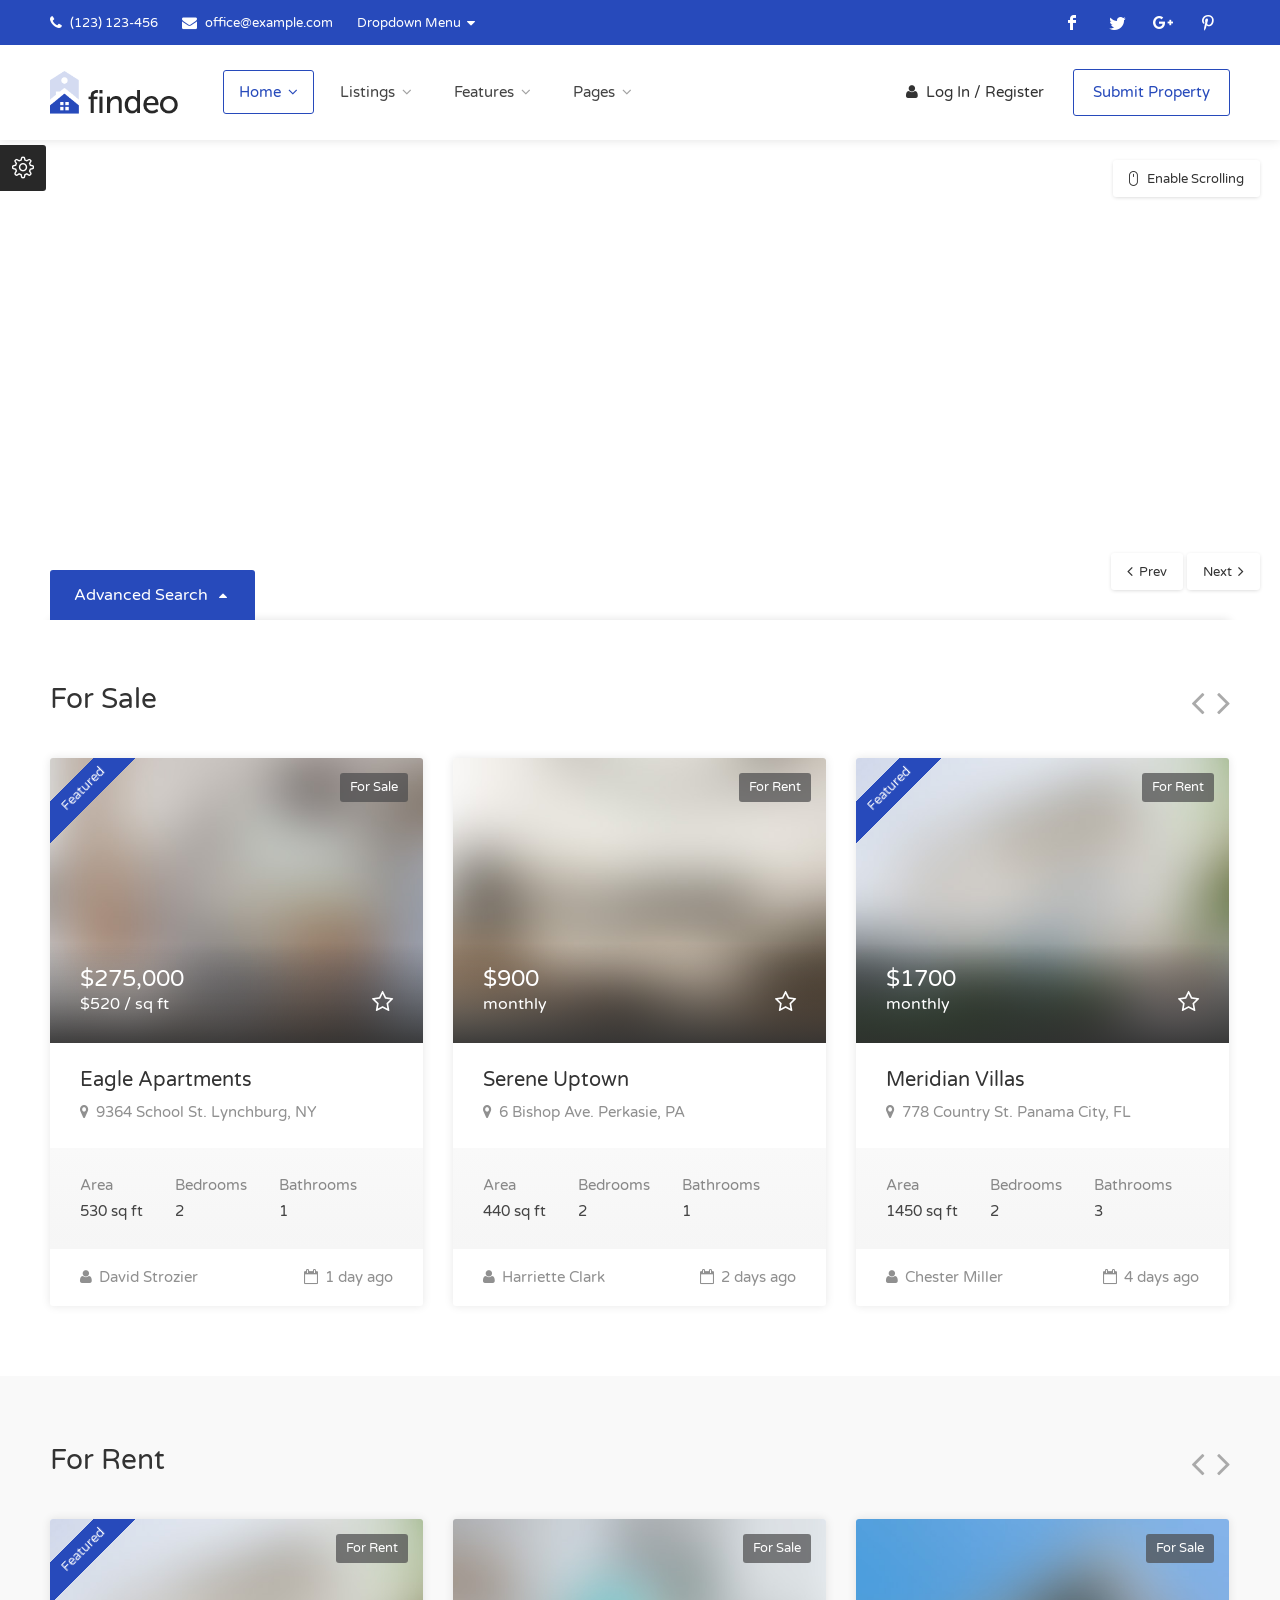
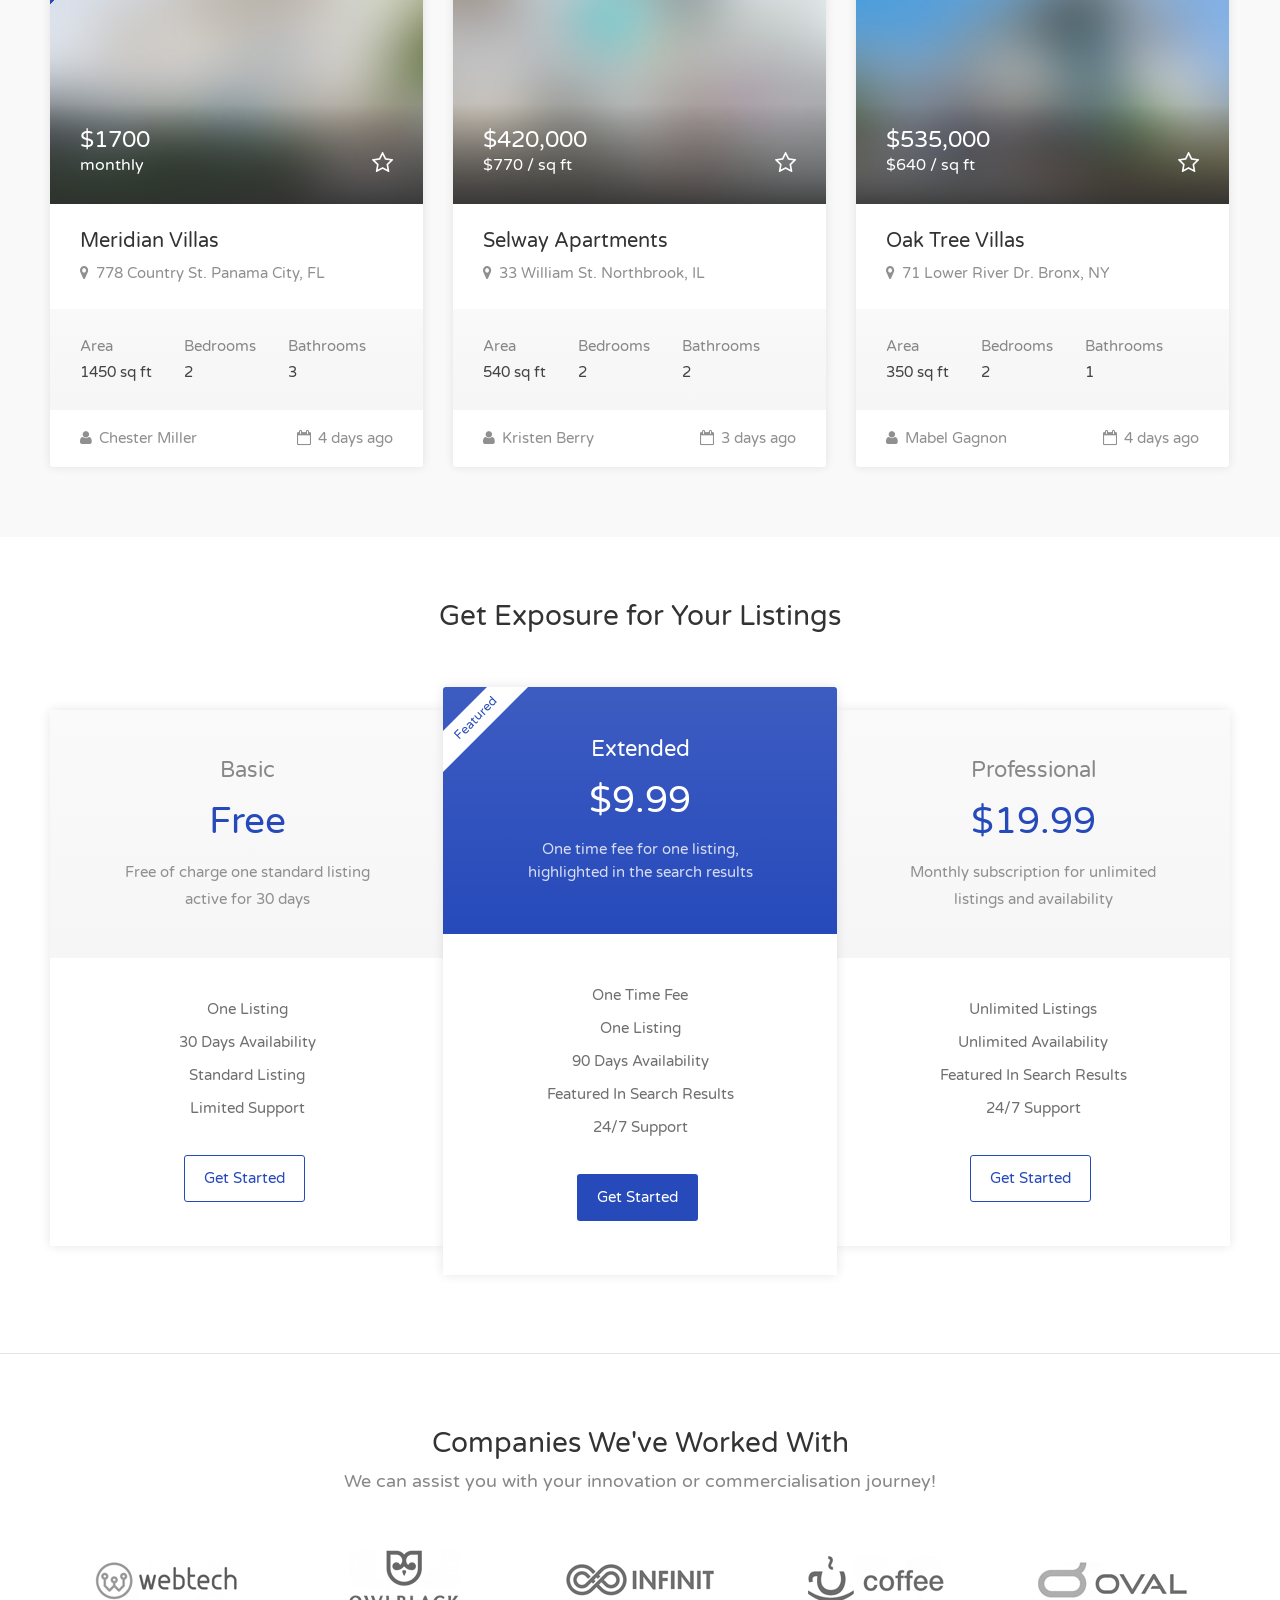
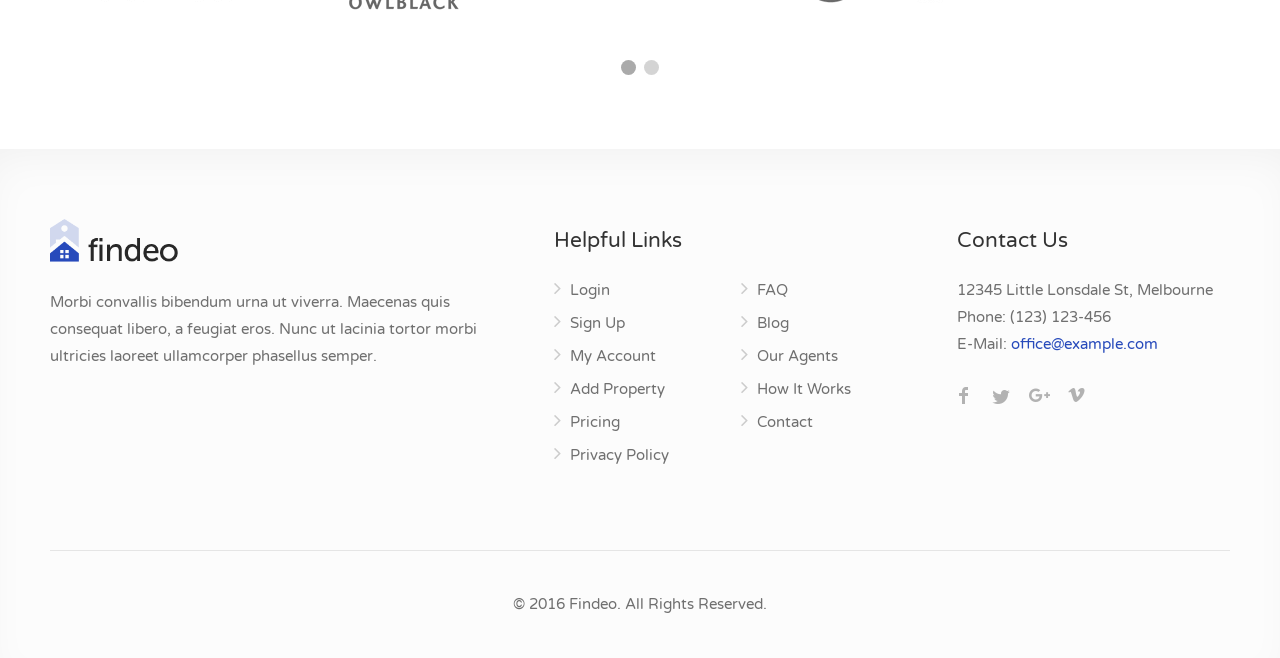
<file: template/HTML/index-3.html>
<!DOCTYPE html>
<head>

<!-- Basic Page Needs
================================================== -->
<title>Findeo</title>
<meta charset="utf-8">
<meta name="viewport" content="width=device-width, initial-scale=1, maximum-scale=1">

<!-- CSS
================================================== -->
<link rel="stylesheet" href="css/style.css">
<link rel="stylesheet" href="css/colors/main.css" id="colors">

</head>

<body>

<!-- Wrapper -->
<div id="wrapper">


<!-- Header Container
================================================== -->
<header id="header-container">

	<!-- Topbar -->
	<div id="top-bar">
		<div class="container">

			<!-- Left Side Content -->
			<div class="left-side">

				<!-- Top bar -->
				<ul class="top-bar-menu">
					<li><i class="fa fa-phone"></i> (123) 123-456 </li>
					<li><i class="fa fa-envelope"></i> <a href="#">office@example.com</a></li>
					<li>
						<div class="top-bar-dropdown">
							<span>Dropdown Menu</span>
							<ul class="options">
								<li><div class="arrow"></div></li>
								<li><a href="#">Nice First Link</a></li>
								<li><a href="#">Second Link With Long Title</a></li>
								<li><a href="#">Third Link</a></li>
							</ul>
						</div>
					</li>
				</ul>

			</div>
			<!-- Left Side Content / End -->


			<!-- Left Side Content -->
			<div class="right-side">

				<!-- Social Icons -->
				<ul class="social-icons">
					<li><a class="facebook" href="#"><i class="icon-facebook"></i></a></li>
					<li><a class="twitter" href="#"><i class="icon-twitter"></i></a></li>
					<li><a class="gplus" href="#"><i class="icon-gplus"></i></a></li>
					<li><a class="pinterest" href="#"><i class="icon-pinterest"></i></a></li>
				</ul>

			</div>
			<!-- Left Side Content / End -->

		</div>
	</div>
	<div class="clearfix"></div>
	<!-- Topbar / End -->


	<!-- Header -->
	<div id="header">
		<div class="container">
			
			<!-- Left Side Content -->
			<div class="left-side">
				
				<!-- Logo -->
				<div id="logo">
					<a href="index.html"><img src="images/logo.png" alt=""></a>
				</div>


				<!-- Mobile Navigation -->
				<div class="menu-responsive">
					<i class="fa fa-reorder menu-trigger"></i>
				</div>


				<!-- Main Navigation -->
				<nav id="navigation" class="style-1">
					<ul id="responsive">

						<li><a class="current" href="#">Home</a>
							<ul>
								<li><a href="index.html">Home 1</a></li>
								<li><a href="index-2.html">Home 2</a></li>
								<li><a href="index-3.html">Home 3</a></li>
								<li><a href="index-4.html">Home 4</a></li>
							</ul>
						</li>

						<li><a href="#">Listings</a>
							<ul>
								<li><a href="#">List Layout</a>
									<ul>
										<li><a href="listings-list-with-sidebar.html">With Sidebar</a></li>
										<li><a href="listings-list-with-map.html">With Map</a></li>
										<li><a href="listings-list-full-width.html">Full Width</a></li>
									</ul>
								</li>
								<li><a href="#">Grid Layout</a>
									<ul>
										<li><a href="listings-grid-standard-with-sidebar.html">Standard With Sidebar</a></li>
										<li><a href="listings-grid-compact-with-sidebar.html">Compact With Sidebar</a></li>
										<li><a href="listings-grid-with-map.html">With Map</a></li>
										<li><a href="listings-grid-full-width.html">Full Width</a></li>
									</ul>
								</li>
								<li><a href="#">Half Map</a>
									<ul>
										<li><a href="listings-half-map-list.html">List Layout</a></li>
										<li><a href="listings-half-map-grid-standard.html">Grid Standard Layout</a></li>
										<li><a href="listings-half-map-grid-compact.html">Grid Compact Layout</a></li>
									</ul>
								</li>
							</ul>
						</li>

						<li><a href="#">Features</a>
							<ul>
								<li><a href="#">Single Properties</a>
									<ul>
										<li><a href="single-property-page-1.html">Property Style 1</a></li>
										<li><a href="single-property-page-2.html">Property Style 2</a></li>
										<li><a href="single-property-page-3.html">Property Style 3</a></li>
									</ul>
								</li>
								<li><a href="#">Search Styles</a>
									<ul>
										<li><a href="index.html">Home Search 1</a></li>
										<li><a href="index-2.html">Home Search 2</a></li>
										<li><a href="index-3.html">Home Search 3</a></li>
										<li><a href="listings-list-full-width.html">Advanced Style</a></li>
										<li><a href="listings-list-with-sidebar.html">Sidebar Search</a></li>
									</ul>
								</li>
								<li><a href="#">My Account</a>
									<ul>
										<li><a href="my-profile.html">My Profile</a></li>
										<li><a href="my-bookmarks.html">Bookmarked Listings</a></li>
										<li><a href="my-properties.html">My Properties</a></li>
										<li><a href="change-password.html">Change Password</a></li>
									</ul>
								</li>
								<li><a href="#">Agents</a>
									<ul>
										<li><a href="agents-list.html">Agents List</a></li>
										<li><a href="agent-page.html">Agent Page</a></li>
									</ul>
								</li>

								<li><a href="submit-property.html">Submit Property</a></li>
							</ul>
						</li>

						<li><a href="#">Pages</a>
							<ul>
								<li><a href="blog.html">Blog</a>
									<ul>
										<li><a href="blog.html">Blog</a></li>
										<li><a href="blog-post.html">Blog Post</a></li>
									</ul>
								</li>
								<li><a href="contact.html">Contact</a></li>
								<li><a href="elements.html">Elements</a></li>
								<li><a href="pricing-tables.html">Pricing Tables</a></li>
								<li><a href="typography.html">Typography</a></li>
								<li><a href="icons.html">Icons</a></li>
							</ul>
						</li>

					</ul>
				</nav>
				<div class="clearfix"></div>
				<!-- Main Navigation / End -->
				
			</div>
			<!-- Left Side Content / End -->

			<!-- Right Side Content / End -->
			<div class="right-side">
				<!-- Header Widget -->
				<div class="header-widget">
					<a href="login-register.html" class="sign-in"><i class="fa fa-user"></i> Log In / Register</a>
					<a href="submit-property.html" class="button border">Submit Property</a>
				</div>
				<!-- Header Widget / End -->
			</div>
			<!-- Right Side Content / End -->

		</div>
	</div>
	<!-- Header / End -->

</header>
<div class="clearfix"></div>
<!-- Header Container / End -->


<!-- Map
================================================== -->
<div id="map-container" class="homepage-map margin-bottom-0">

    <div id="map">
        <!-- map goes here -->
    </div>

    <!-- Map Navigation -->
	<a href="#" id="scrollEnabling" title="Enable or disable scrolling on map">Enable Scrolling</a>
	<ul id="mapnav-buttons">
	    <li><a href="#" id="prevpoint" title="Previous point on map">Prev</a></li>
	    <li><a href="#" id="nextpoint" title="Next point on mp">Next</a></li>
	</ul>


	<!-- Main Search Container -->
	<div class="main-search-container">

		<div class="container">
			<div class="row">
				<div class="col-md-12">
					
					<!-- Trigger Button -->
					<a href="#" class="adv-search-btn button">Advanced Search <i class="fa fa-caret-up"></i></a>

					<!-- Main Search -->
					<form class="main-search-form">
						
						<!-- Type -->
						<div class="search-type" style="display: none;">
							<label class="active"><input class="first-tab" name="tab" checked="checked" type="radio">Any Status</label>
							<label><input name="tab" type="radio">For Sale</label>
							<label><input name="tab" type="radio">For Rent</label>
							<div class="search-type-arrow"></div>
						</div>

						
						<!-- Box -->
						<div class="main-search-box">
							
						<!-- Row With Forms -->
							<div class="row with-forms">

								<!-- Status -->
								<div class="col-md-3 col-sm-6">
									<select data-placeholder="Any Status" class="chosen-select-no-single" >
										<option>Any Status</option>	
										<option>For Sale</option>
										<option>For Rent</option>
									</select>
								</div>

								<!-- Property Type -->
								<div class="col-md-3 col-sm-6">
									<select data-placeholder="Any Type" class="chosen-select-no-single" >
										<option>Any Type</option>	
										<option>Apartments</option>
										<option>Houses</option>
										<option>Commercial</option>
										<option>Garages</option>
										<option>Lots</option>
									</select>
								</div>

								<!-- Main Search Input -->
								<div class="col-md-6">
									<div class="main-search-input">
										<input type="text" placeholder="Enter address e.g. street, city or state" value=""/>
										<button class="button">Search</button>
									</div>
								</div>

							</div>
							<!-- Row With Forms / End -->


							<!-- Row With Forms -->
							<div class="row with-forms">

								<!-- Min Price -->
								<div class="col-md-3 col-sm-6">
									
									<!-- Select Input -->
									<div class="select-input disabled-first-option">
										<input type="text" placeholder="Min Area" data-unit="Sq Ft">
										<select>	
											<option>Min Area</option>
											<option>300</option>
											<option>400</option>
											<option>500</option>
											<option>700</option>
											<option>800</option>
											<option>1000</option>
											<option>1500</option>
										</select>
									</div>
									<!-- Select Input / End -->

								</div>

								<!-- Max Price -->
								<div class="col-md-3 col-sm-6">
									
									<!-- Select Input -->
									<div class="select-input disabled-first-option">
										<input type="text" placeholder="Max Area" data-unit="Sq Ft">
										<select>	
											<option>Max Area</option>
											<option>300</option>
											<option>400</option>
											<option>500</option>
											<option>700</option>
											<option>800</option>
											<option>1000</option>
											<option>1500</option>
										</select>
									</div>
									<!-- Select Input / End -->

								</div>


								<!-- Min Price -->
								<div class="col-md-3 col-sm-6">
									
									<!-- Select Input -->
									<div class="select-input disabled-first-option">
										<input type="text" placeholder="Min Price" data-unit="USD">
										<select>		
											<option>Min Price</option>
											<option>1 000</option>
											<option>2 000</option>	
											<option>3 000</option>	
											<option>4 000</option>	
											<option>5 000</option>	
											<option>10 000</option>	
											<option>15 000</option>	
											<option>20 000</option>	
											<option>30 000</option>
											<option>40 000</option>
											<option>50 000</option>
											<option>60 000</option>
											<option>70 000</option>
											<option>80 000</option>
											<option>90 000</option>
											<option>100 000</option>
											<option>110 000</option>
											<option>120 000</option>
											<option>130 000</option>
											<option>140 000</option>
											<option>150 000</option>
										</select>
									</div>
									<!-- Select Input / End -->

								</div>


								<!-- Max Price -->
								<div class="col-md-3 col-sm-6">
									
									<!-- Select Input -->
									<div class="select-input disabled-first-option">
										<input type="text" placeholder="Max Price" data-unit="USD">
										<select>		
											<option>Max Price</option>
											<option>1 000</option>
											<option>2 000</option>	
											<option>3 000</option>	
											<option>4 000</option>	
											<option>5 000</option>	
											<option>10 000</option>	
											<option>15 000</option>	
											<option>20 000</option>	
											<option>30 000</option>
											<option>40 000</option>
											<option>50 000</option>
											<option>60 000</option>
											<option>70 000</option>
											<option>80 000</option>
											<option>90 000</option>
											<option>100 000</option>
											<option>110 000</option>
											<option>120 000</option>
											<option>130 000</option>
											<option>140 000</option>
											<option>150 000</option>
										</select>
									</div>
									<!-- Select Input / End -->

								</div>

							</div>
							<!-- Row With Forms / End -->

						</div>
						<!-- Box / End -->

					</form>
					<!-- Main Search -->

				</div>
			</div>
		</div>
	</div>
	<!-- Main Search Container / End -->

</div>

		
<!-- Content
================================================== -->
<div class="container">
	<div class="row">
	
		<div class="col-md-12">
			<h3 class="headline margin-bottom-25 margin-top-60">For Sale</h3>
		</div>
		
		<!-- Carousel -->
		<div class="col-md-12">
			<div class="carousel">
				
				<!-- Listing Item -->
					<div class="carousel-item">
					<div class="listing-item">

						<a href="single-property-page-1.html" class="listing-img-container">

							<div class="listing-badges">
								<span class="featured">Featured</span>
								<span>For Sale</span>
							</div>

							<div class="listing-img-content">
								<span class="listing-price">$275,000 <i>$520 / sq ft</i></span>
								<span class="like-icon tooltip"></span>
							</div>

							<div class="listing-carousel">
								<div><img src="images/listing-01.jpg" alt=""></div>
								<div><img src="images/listing-01b.jpg" alt=""></div>
								<div><img src="images/listing-01c.jpg" alt=""></div>
							</div>

						</a>
						
						<div class="listing-content">

							<div class="listing-title">
								<h4><a href="single-property-page-1.html">Eagle Apartments</a></h4>
								<a href="https://maps.google.com/maps?q=221B+Baker+Street,+London,+United+Kingdom&hl=en&t=v&hnear=221B+Baker+St,+London+NW1+6XE,+United+Kingdom" class="listing-address popup-gmaps">
									<i class="fa fa-map-marker"></i>
									9364 School St. Lynchburg, NY
								</a>
							</div>

							<ul class="listing-features">
								<li>Area <span>530 sq ft</span></li>
								<li>Bedrooms <span>2</span></li>
								<li>Bathrooms <span>1</span></li>
							</ul>

							<div class="listing-footer">
								<a href="#"><i class="fa fa-user"></i> David Strozier</a>
								<span><i class="fa fa-calendar-o"></i> 1 day ago</span>
							</div>

						</div>

					</div>
				</div>
				<!-- Listing Item / End -->


				<!-- Listing Item -->
				<div class="carousel-item">
					<div class="listing-item">

						<a href="single-property-page-2.html" class="listing-img-container">

							<div class="listing-badges">
								<span>For Rent</span>
							</div>

							<div class="listing-img-content">
								<span class="listing-price">$900 <i>monthly</i></span>
								<span class="like-icon"></span>
							</div>

							<img src="images/listing-02.jpg" alt="">

						</a>
						
						<div class="listing-content">

							<div class="listing-title">
								<h4><a href="single-property-page-2.html">Serene Uptown</a></h4>
								<a href="https://maps.google.com/maps?q=221B+Baker+Street,+London,+United+Kingdom&hl=en&t=v&hnear=221B+Baker+St,+London+NW1+6XE,+United+Kingdom" class="listing-address popup-gmaps">
									<i class="fa fa-map-marker"></i>
									6 Bishop Ave. Perkasie, PA
								</a>
							</div>

							<ul class="listing-features">
								<li>Area <span>440 sq ft</span></li>
								<li>Bedrooms <span>2</span></li>
								<li>Bathrooms <span>1</span></li>
							</ul>

							<div class="listing-footer">
								<a href="#"><i class="fa fa-user"></i> Harriette Clark</a>
								<span><i class="fa fa-calendar-o"></i> 2 days ago</span>
							</div>

						</div>

					</div>
				</div>
				<!-- Listing Item / End -->


				<!-- Listing Item -->
				<div class="carousel-item">
					<div class="listing-item">


						<a href="single-property-page-1.html" class="listing-img-container">

							<div class="listing-badges">
								<span class="featured">Featured</span>
								<span>For Rent</span>
							</div>

							<div class="listing-img-content">
								<span class="listing-price">$1700 <i>monthly</i></span>
								<span class="like-icon"></span>
							</div>

							<img src="images/listing-03.jpg" alt="">

						</a>
						
						<div class="listing-content">

							<div class="listing-title">
								<h4><a href="single-property-page-1.html">Meridian Villas</a></h4>
								<a href="https://maps.google.com/maps?q=221B+Baker+Street,+London,+United+Kingdom&hl=en&t=v&hnear=221B+Baker+St,+London+NW1+6XE,+United+Kingdom" class="listing-address popup-gmaps">
									<i class="fa fa-map-marker"></i>
									778 Country St. Panama City, FL
								</a>
							</div>

							<ul class="listing-features">
								<li>Area <span>1450 sq ft</span></li>
								<li>Bedrooms <span>2</span></li>
								<li>Bathrooms <span>3</span></li>
							</ul>

							<div class="listing-footer">
								<a href="#"><i class="fa fa-user"></i> Chester Miller</a>
								<span><i class="fa fa-calendar-o"></i> 4 days ago</span>
							</div>

						</div>
						<!-- Listing Item / End -->

					</div>
				</div>
				<!-- Listing Item / End -->


				<!-- Listing Item -->
				<div class="carousel-item">
					<div class="listing-item">


						<a href="single-property-page-3.html" class="listing-img-container">

							<div class="listing-badges">
								<span>For Sale</span>
							</div>

							<div class="listing-img-content">
								<span class="listing-price">$420,000 <i>$770 / sq ft</i></span>
								<span class="like-icon"></span>
							</div>

							<div class="listing-carousel">
								<div><img src="images/listing-04.jpg" alt=""></div>
								<div><img src="images/listing-04b.jpg" alt=""></div>
							</div>

						</a>
						
						<div class="listing-content">

							<div class="listing-title">
								<h4><a href="single-property-page-3.html">Selway Apartments</a></h4>
								<a href="https://maps.google.com/maps?q=221B+Baker+Street,+London,+United+Kingdom&hl=en&t=v&hnear=221B+Baker+St,+London+NW1+6XE,+United+Kingdom" class="listing-address popup-gmaps">
									<i class="fa fa-map-marker"></i>
									33 William St. Northbrook, IL
								</a>
							</div>

							<ul class="listing-features">
								<li>Area <span>540 sq ft</span></li>
								<li>Bedrooms <span>2</span></li>
								<li>Bathrooms <span>2</span></li>
							</ul>

							<div class="listing-footer">
								<a href="#"><i class="fa fa-user"></i> Kristen Berry</a>
								<span><i class="fa fa-calendar-o"></i> 3 days ago</span>
							</div>

						</div>
						<!-- Listing Item / End -->

					</div>
				</div>
				<!-- Listing Item / End -->


				<!-- Listing Item -->
				<div class="carousel-item">
					<div class="listing-item">


						<a href="single-property-page-1.html" class="listing-img-container">
							<div class="listing-badges">
								<span>For Sale</span>
							</div>

							<div class="listing-img-content">
								<span class="listing-price">$535,000 <i>$640 / sq ft</i></span>
								<span class="like-icon"></span>
							</div>

							<img src="images/listing-05.jpg" alt="">
						</a>
						
						<div class="listing-content">

							<div class="listing-title">
								<h4><a href="single-property-page-1.html">Oak Tree Villas</a></h4>
								<a href="https://maps.google.com/maps?q=221B+Baker+Street,+London,+United+Kingdom&hl=en&t=v&hnear=221B+Baker+St,+London+NW1+6XE,+United+Kingdom" class="listing-address popup-gmaps">
									<i class="fa fa-map-marker"></i>
									71 Lower River Dr. Bronx, NY
								</a>
							</div>

							<ul class="listing-features">
								<li>Area <span>350 sq ft</span></li>
								<li>Bedrooms <span>2</span></li>
								<li>Bathrooms <span>1</span></li>
							</ul>

							<div class="listing-footer">
								<a href="#"><i class="fa fa-user"></i> Mabel Gagnon</a>
								<span><i class="fa fa-calendar-o"></i> 4 days ago</span>
							</div>

						</div>
						<!-- Listing Item / End -->

					</div>
				</div>
				<!-- Listing Item / End -->



			</div>
		</div>
		<!-- Carousel / End -->

	</div>
</div>


<!-- For Rent -->
<section class="fullwidth margin-top-55 padding-top-65 padding-bottom-55" data-background-color="#f9f9f9">
<div class="container">

	<div class="row">
	
		<div class="col-md-12">
			<h3 class="headline margin-bottom-25 margin-top-0">For Rent</h3>
		</div>
		
		<!-- Carousel -->
		<div class="col-md-12">
			<div class="carousel">


				<!-- Listing Item -->
				<div class="carousel-item">
					<div class="listing-item">


						<a href="single-property-page-1.html" class="listing-img-container">

							<div class="listing-badges">
								<span class="featured">Featured</span>
								<span>For Rent</span>
							</div>

							<div class="listing-img-content">
								<span class="listing-price">$1700 <i>monthly</i></span>
								<span class="like-icon"></span>
							</div>

							<img src="images/listing-03.jpg" alt="">

						</a>
						
						<div class="listing-content">

							<div class="listing-title">
								<h4><a href="single-property-page-1.html">Meridian Villas</a></h4>
								<a href="https://maps.google.com/maps?q=221B+Baker+Street,+London,+United+Kingdom&hl=en&t=v&hnear=221B+Baker+St,+London+NW1+6XE,+United+Kingdom" class="listing-address popup-gmaps">
									<i class="fa fa-map-marker"></i>
									778 Country St. Panama City, FL
								</a>
							</div>

							<ul class="listing-features">
								<li>Area <span>1450 sq ft</span></li>
								<li>Bedrooms <span>2</span></li>
								<li>Bathrooms <span>3</span></li>
							</ul>

							<div class="listing-footer">
								<a href="#"><i class="fa fa-user"></i> Chester Miller</a>
								<span><i class="fa fa-calendar-o"></i> 4 days ago</span>
							</div>

						</div>
						<!-- Listing Item / End -->

					</div>
				</div>
				<!-- Listing Item / End -->


				<!-- Listing Item -->
				<div class="carousel-item">
					<div class="listing-item">


						<a href="single-property-page-3.html" class="listing-img-container">

							<div class="listing-badges">
								<span>For Sale</span>
							</div>

							<div class="listing-img-content">
								<span class="listing-price">$420,000 <i>$770 / sq ft</i></span>
								<span class="like-icon"></span>
							</div>

							<div class="listing-carousel">
								<div><img src="images/listing-04.jpg" alt=""></div>
								<div><img src="images/listing-04b.jpg" alt=""></div>
							</div>

						</a>
						
						<div class="listing-content">

							<div class="listing-title">
								<h4><a href="single-property-page-3.html">Selway Apartments</a></h4>
								<a href="https://maps.google.com/maps?q=221B+Baker+Street,+London,+United+Kingdom&hl=en&t=v&hnear=221B+Baker+St,+London+NW1+6XE,+United+Kingdom" class="listing-address popup-gmaps">
									<i class="fa fa-map-marker"></i>
									33 William St. Northbrook, IL
								</a>
							</div>

							<ul class="listing-features">
								<li>Area <span>540 sq ft</span></li>
								<li>Bedrooms <span>2</span></li>
								<li>Bathrooms <span>2</span></li>
							</ul>

							<div class="listing-footer">
								<a href="#"><i class="fa fa-user"></i> Kristen Berry</a>
								<span><i class="fa fa-calendar-o"></i> 3 days ago</span>
							</div>

						</div>
						<!-- Listing Item / End -->

					</div>
				</div>
				<!-- Listing Item / End -->


				<!-- Listing Item -->
				<div class="carousel-item">
					<div class="listing-item">


						<a href="single-property-page-1.html" class="listing-img-container">
							<div class="listing-badges">
								<span>For Sale</span>
							</div>

							<div class="listing-img-content">
								<span class="listing-price">$535,000 <i>$640 / sq ft</i></span>
								<span class="like-icon"></span>
							</div>

							<img src="images/listing-05.jpg" alt="">
						</a>
						
						<div class="listing-content">

							<div class="listing-title">
								<h4><a href="single-property-page-1.html">Oak Tree Villas</a></h4>
								<a href="https://maps.google.com/maps?q=221B+Baker+Street,+London,+United+Kingdom&hl=en&t=v&hnear=221B+Baker+St,+London+NW1+6XE,+United+Kingdom" class="listing-address popup-gmaps">
									<i class="fa fa-map-marker"></i>
									71 Lower River Dr. Bronx, NY
								</a>
							</div>

							<ul class="listing-features">
								<li>Area <span>350 sq ft</span></li>
								<li>Bedrooms <span>2</span></li>
								<li>Bathrooms <span>1</span></li>
							</ul>

							<div class="listing-footer">
								<a href="#"><i class="fa fa-user"></i> Mabel Gagnon</a>
								<span><i class="fa fa-calendar-o"></i> 4 days ago</span>
							</div>

						</div>
						<!-- Listing Item / End -->

					</div>
				</div>
				<!-- Listing Item / End -->


				<!-- Listing Item -->
					<div class="carousel-item">
					<div class="listing-item">

						<a href="single-property-page-1.html" class="listing-img-container">

							<div class="listing-badges">
								<span class="featured">Featured</span>
								<span>For Sale</span>
							</div>

							<div class="listing-img-content">
								<span class="listing-price">$275,000 <i>$520 / sq ft</i></span>
								<span class="like-icon tooltip"></span>
							</div>

							<div class="listing-carousel">
								<div><img src="images/listing-01.jpg" alt=""></div>
								<div><img src="images/listing-01b.jpg" alt=""></div>
								<div><img src="images/listing-01c.jpg" alt=""></div>
							</div>

						</a>
						
						<div class="listing-content">

							<div class="listing-title">
								<h4><a href="single-property-page-1.html">Eagle Apartments</a></h4>
								<a href="https://maps.google.com/maps?q=221B+Baker+Street,+London,+United+Kingdom&hl=en&t=v&hnear=221B+Baker+St,+London+NW1+6XE,+United+Kingdom" class="listing-address popup-gmaps">
									<i class="fa fa-map-marker"></i>
									9364 School St. Lynchburg, NY
								</a>
							</div>

							<ul class="listing-features">
								<li>Area <span>530 sq ft</span></li>
								<li>Bedrooms <span>2</span></li>
								<li>Bathrooms <span>1</span></li>
							</ul>

							<div class="listing-footer">
								<a href="#"><i class="fa fa-user"></i> David Strozier</a>
								<span><i class="fa fa-calendar-o"></i> 1 day ago</span>
							</div>

						</div>

					</div>
				</div>
				<!-- Listing Item / End -->


				<!-- Listing Item -->
				<div class="carousel-item">
					<div class="listing-item">

						<a href="single-property-page-2.html" class="listing-img-container">

							<div class="listing-badges">
								<span>For Rent</span>
							</div>

							<div class="listing-img-content">
								<span class="listing-price">$900 <i>monthly</i></span>
								<span class="like-icon"></span>
							</div>

							<img src="images/listing-02.jpg" alt="">

						</a>
						
						<div class="listing-content">

							<div class="listing-title">
								<h4><a href="single-property-page-2.html">Serene Uptown</a></h4>
								<a href="https://maps.google.com/maps?q=221B+Baker+Street,+London,+United+Kingdom&hl=en&t=v&hnear=221B+Baker+St,+London+NW1+6XE,+United+Kingdom" class="listing-address popup-gmaps">
									<i class="fa fa-map-marker"></i>
									6 Bishop Ave. Perkasie, PA
								</a>
							</div>

							<ul class="listing-features">
								<li>Area <span>440 sq ft</span></li>
								<li>Bedrooms <span>2</span></li>
								<li>Bathrooms <span>1</span></li>
							</ul>

							<div class="listing-footer">
								<a href="#"><i class="fa fa-user"></i> Harriette Clark</a>
								<span><i class="fa fa-calendar-o"></i> 2 days ago</span>
							</div>

						</div>

					</div>
				</div>
				<!-- Listing Item / End -->

			</div>
		</div>
		<!-- Carousel / End -->

	</div>
</div>
</section>


<!-- Container -->
<div class="container">
	<div class="row">

		<div class="col-md-12">
			<h3 class="headline centered margin-bottom-35 margin-top-10">Get Exposure for Your Listings</h3>
		</div>

		<div class="col-md-12">
			<div class="pricing-container margin-top-40">

			<!-- Plan #1 -->

				<div class="plan">

					<div class="plan-price">
						<h3>Basic</h3>
						<span class="value">Free</span>
						<span class="period">Free of charge one standard listing active for 30 days</span>
					</div>

					<div class="plan-features">
						<ul>
							<li>One Listing</li>
							<li>30 Days Availability</li>
							<li>Standard Listing</li>
							<li>Limited Support</li>
						</ul>
						<a class="button border" href="submit-property.html">Get Started</a>
					</div>

				</div>

				<!-- Plan #3 -->
				<div class="plan featured">

					<div class="listing-badges">
						<span class="featured">Featured</span>
					</div>

					<div class="plan-price">
						<h3>Extended</h3>
						<span class="value">$9.99</span>
						<span class="period">One time fee for one listing, highlighted in the search results</span>
					</div>
					<div class="plan-features">
						<ul>
							<li>One Time Fee</li>
							<li>One Listing</li>
							<li>90 Days Availability</li>
							<li>Featured In Search Results</li>
							<li>24/7 Support</li>
						</ul>
						<a class="button" href="submit-property.html">Get Started</a>
					</div>
				</div>

				<!-- Plan #3 -->
				<div class="plan">

					<div class="plan-price">
						<h3>Professional</h3>
						<span class="value">$19.99</span>
						<span class="period">Monthly subscription for unlimited listings and availability</span>
					</div>

					<div class="plan-features">
						<ul>
							<li>Unlimited Listings</li>
							<li>Unlimited Availability</li>
							<li>Featured In Search Results</li>
							<li>24/7 Support</li>
						</ul>
						<a class="button border" href="submit-property.html">Get Started</a>
					</div>
				</div>

			</div>
		</div>

	</div>
</div>
<!-- Container / End -->



<section class="fullwidth border-top margin-top-55 margin-bottom-0 padding-top-60 padding-bottom-65" data-background-color="#ffffff">
	<!-- Logo Carousel -->
	<div class="container">
		<div class="row">

			<div class="col-md-12">
				<h3 class="headline centered margin-bottom-40 margin-top-10">Companies We've Worked With <span>We can assist you with your innovation or commercialisation journey!</span></h3>
			</div>
			
			<!-- Carousel -->
			<div class="col-md-12">
				<div class="logo-carousel dot-navigation">
					
					<div class="item">
						<img src="images/logo-01.png" alt="">
					</div>
					
					<div class="item">
						<img src="images/logo-02.png" alt="">
					</div>
					
					<div class="item">
						<img src="images/logo-03.png" alt="">
					</div>
					
					<div class="item">
						<img src="images/logo-04.png" alt="">
					</div>
					
					<div class="item">
						<img src="images/logo-05.png" alt="">
					</div>		

					<div class="item">
						<img src="images/logo-06.png" alt="">
					</div>	

					<div class="item">
						<img src="images/logo-07.png" alt="">
					</div>


				</div>
			</div>
			<!-- Carousel / End -->

		</div>
	</div>
	<!-- Logo Carousel / End -->
</section>



<!-- Footer
================================================== -->
<div id="footer">
	<!-- Main -->
	<div class="container">
		<div class="row">
			<div class="col-md-5 col-sm-6">
				<img class="footer-logo" src="images/logo.png" alt="">
				<br><br>
				<p>Morbi convallis bibendum urna ut viverra. Maecenas quis consequat libero, a feugiat eros. Nunc ut lacinia tortor morbi ultricies laoreet ullamcorper phasellus semper.</p>
			</div>

			<div class="col-md-4 col-sm-6 ">
				<h4>Helpful Links</h4>
				<ul class="footer-links">
					<li><a href="#">Login</a></li>
					<li><a href="#">Sign Up</a></li>
					<li><a href="#">My Account</a></li>
					<li><a href="#">Add Property</a></li>
					<li><a href="#">Pricing</a></li>
					<li><a href="#">Privacy Policy</a></li>
				</ul>

				<ul class="footer-links">
					<li><a href="#">FAQ</a></li>
					<li><a href="#">Blog</a></li>
					<li><a href="#">Our Agents</a></li>
					<li><a href="#">How It Works</a></li>
					<li><a href="#">Contact</a></li>
				</ul>
				<div class="clearfix"></div>
			</div>		

			<div class="col-md-3  col-sm-12">
				<h4>Contact Us</h4>
				<div class="text-widget">
					<span>12345 Little Lonsdale St, Melbourne</span> <br>
					Phone: <span>(123) 123-456 </span><br>
					E-Mail:<span> <a href="#">office@example.com</a> </span><br>
				</div>

				<ul class="social-icons margin-top-20">
					<li><a class="facebook" href="#"><i class="icon-facebook"></i></a></li>
					<li><a class="twitter" href="#"><i class="icon-twitter"></i></a></li>
					<li><a class="gplus" href="#"><i class="icon-gplus"></i></a></li>
					<li><a class="vimeo" href="#"><i class="icon-vimeo"></i></a></li>
				</ul>

			</div>

		</div>
		
		<!-- Copyright -->
		<div class="row">
			<div class="col-md-12">
				<div class="copyrights">© 2016 Findeo. All Rights Reserved.</div>
			</div>
		</div>

	</div>

</div>
<!-- Footer / End -->


<!-- Back To Top Button -->
<div id="backtotop"><a href="#"></a></div>


<!-- Scripts
================================================== -->
<script type="text/javascript" src="scripts/jquery-2.2.0.min.js"></script>
<script type="text/javascript" src="scripts/chosen.min.js"></script>
<script type="text/javascript" src="scripts/magnific-popup.min.js"></script>
<script type="text/javascript" src="scripts/owl.carousel.min.js"></script>
<script type="text/javascript" src="scripts/rangeSlider.js"></script>
<script type="text/javascript" src="scripts/sticky-kit.min.js"></script>
<script type="text/javascript" src="scripts/slick.min.js"></script>
<script type="text/javascript" src="scripts/masonry.min.js"></script>
<script type="text/javascript" src="scripts/jquery.jpanelmenu.js"></script>
<script type="text/javascript" src="scripts/tooltips.min.js"></script>
<script type="text/javascript" src="scripts/custom.js"></script>

<!-- Maps -->
<script type="text/javascript" src="http://maps.google.com/maps/api/js?sensor=false&amp;language=en"></script>
<script type="text/javascript" src="scripts/infobox.min.js"></script>
<script type="text/javascript" src="scripts/markerclusterer.js"></script>
<script type="text/javascript" src="scripts/maps.js"></script>

<!-- Style Switcher
================================================== -->
<script src="scripts/switcher.js"></script>

<div id="style-switcher">
	<h2>Color Switcher <a href="#"><i class="sl sl-icon-settings"></i></a></h2>
	
	<div>
		<ul class="colors" id="color1">
			<li><a href="#" class="blue" title="Blue"></a></li>
			<li><a href="#" class="green" title="Green"></a></li>
			<li><a href="#" class="orange" title="Orange"></a></li>
			<li><a href="#" class="navy" title="Navy"></a></li>
			<li><a href="#" class="yellow" title="Yellow"></a></li>
			<li><a href="#" class="peach" title="Peach"></a></li>
			<li><a href="#" class="beige" title="Beige"></a></li>
			<li><a href="#" class="purple" title="Purple"></a></li>
			<li><a href="#" class="celadon" title="Celadon"></a></li>
			<li><a href="#" class="pink" title="Pink"></a></li>
			<li><a href="#" class="red" title="Red"></a></li>
			<li><a href="#" class="brown" title="Brown"></a></li>
			<li><a href="#" class="cherry" title="Cherry"></a></li>
			<li><a href="#" class="cyan" title="Cyan"></a></li>
			<li><a href="#" class="gray" title="Gray"></a></li>
			<li><a href="#" class="olive" title="Olive"></a></li>
		</ul>
	</div>
		
</div>
<!-- Style Switcher / End -->


</div>
<!-- Wrapper / End -->


</body>
</html>
</file>
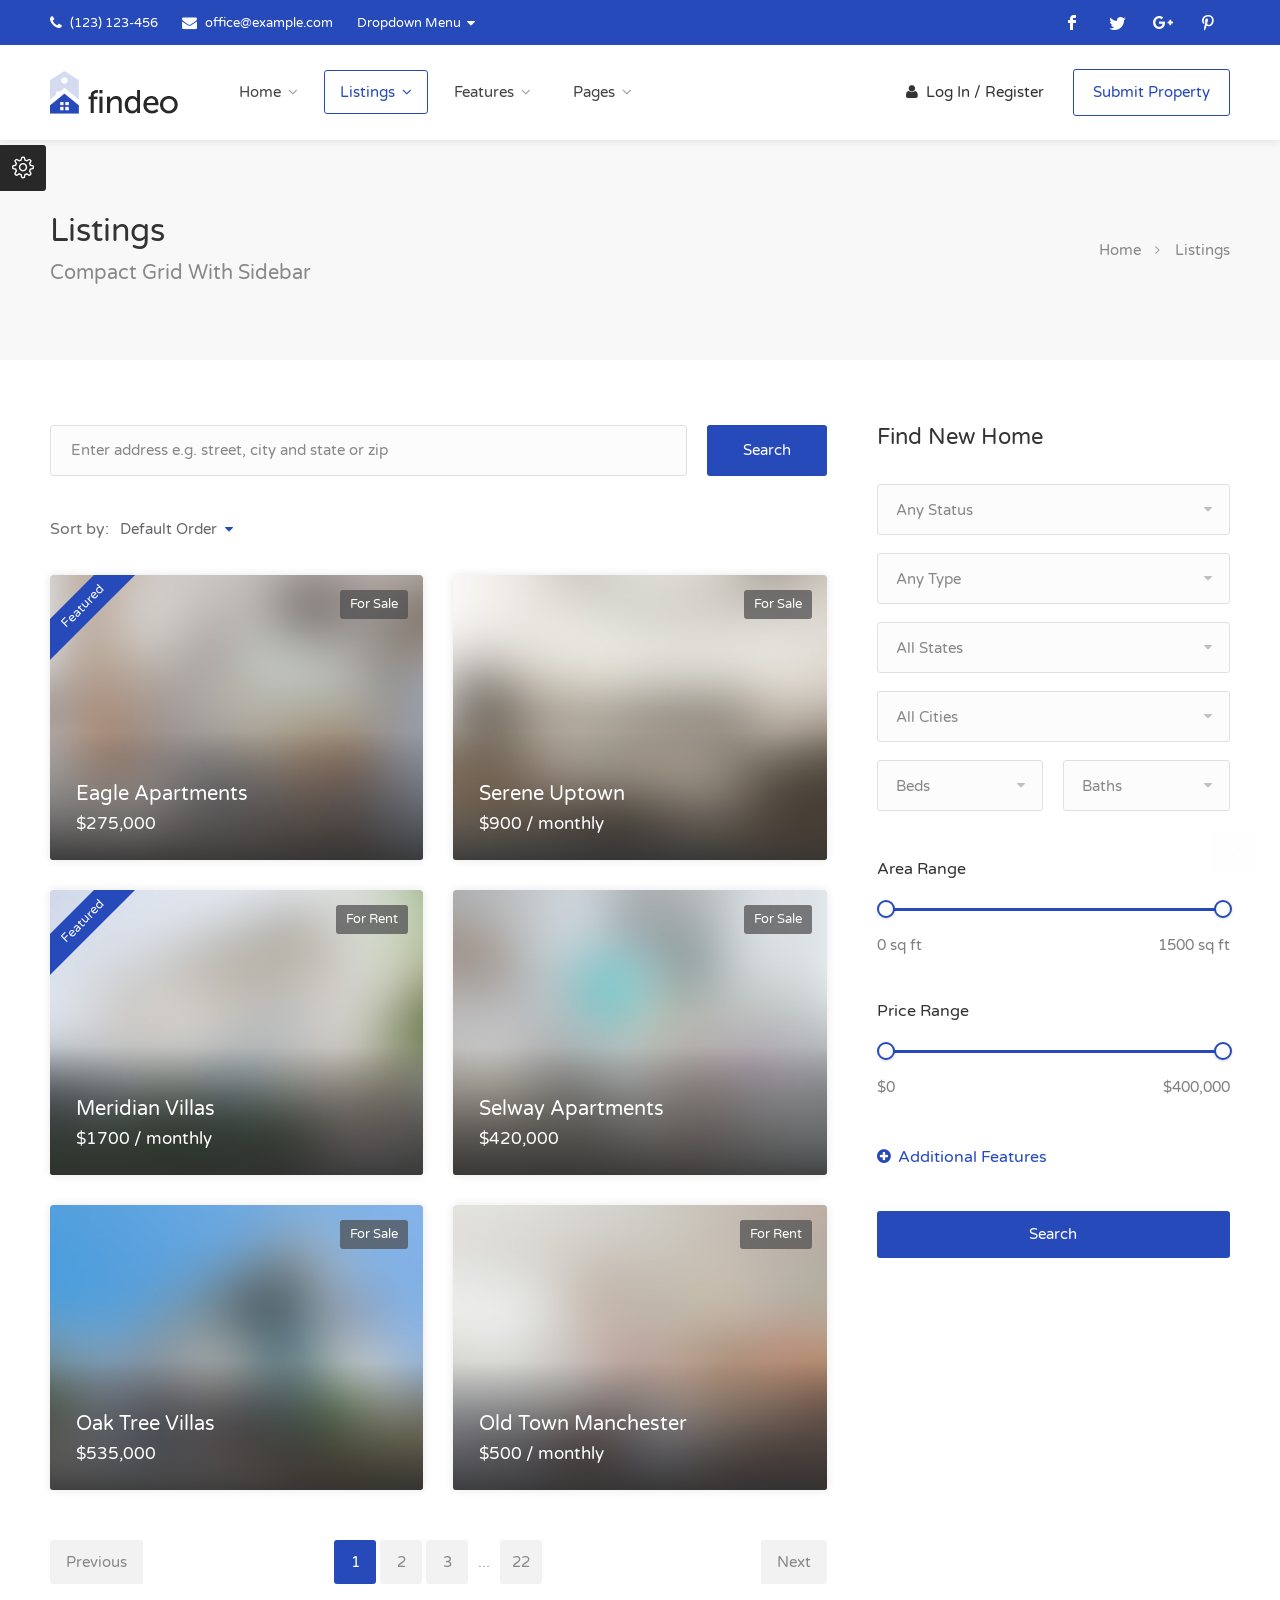
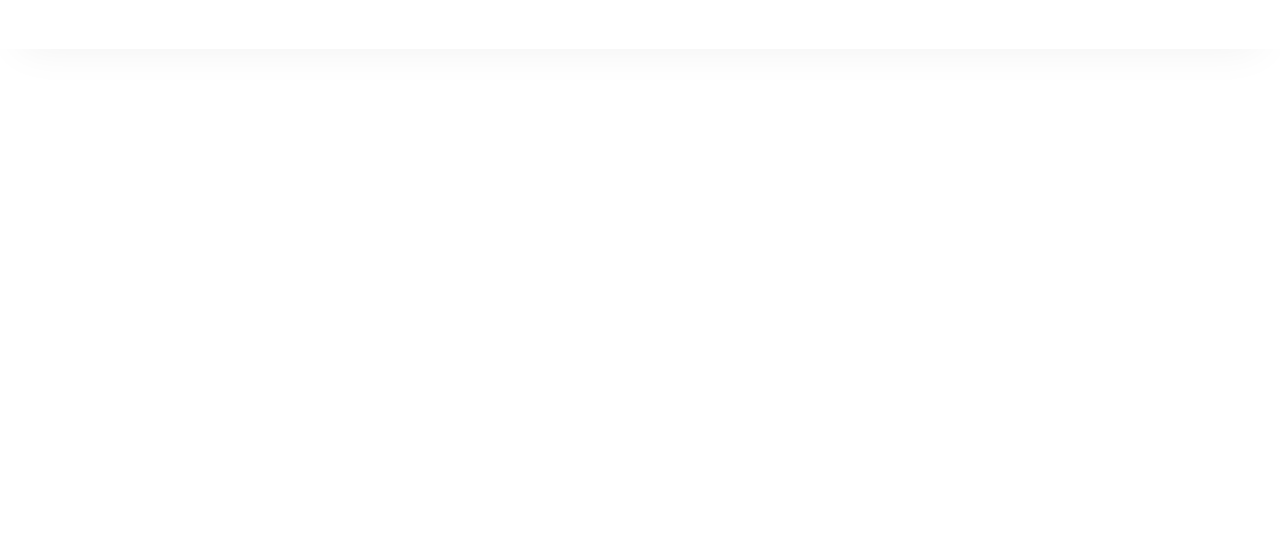
<file: template/HTML/listings-grid-compact-with-sidebar.html>
<!DOCTYPE html>
<head>

<!-- Basic Page Needs
================================================== -->
<title>Findeo</title>
<meta charset="utf-8">
<meta name="viewport" content="width=device-width, initial-scale=1, maximum-scale=1">

<!-- CSS
================================================== -->
<link rel="stylesheet" href="css/style.css">
<link rel="stylesheet" href="css/colors/main.css" id="colors">

</head>

<body>

<!-- Wrapper -->
<div id="wrapper">


<!-- Header Container
================================================== -->
<header id="header-container">

	<!-- Topbar -->
	<div id="top-bar">
		<div class="container">

			<!-- Left Side Content -->
			<div class="left-side">

				<!-- Top bar -->
				<ul class="top-bar-menu">
					<li><i class="fa fa-phone"></i> (123) 123-456 </li>
					<li><i class="fa fa-envelope"></i> <a href="#">office@example.com</a></li>
					<li>
						<div class="top-bar-dropdown">
							<span>Dropdown Menu</span>
							<ul class="options">
								<li><div class="arrow"></div></li>
								<li><a href="#">Nice First Link</a></li>
								<li><a href="#">Second Link With Long Title</a></li>
								<li><a href="#">Third Link</a></li>
							</ul>
						</div>
					</li>
				</ul>

			</div>
			<!-- Left Side Content / End -->


			<!-- Left Side Content -->
			<div class="right-side">

				<!-- Social Icons -->
				<ul class="social-icons">
					<li><a class="facebook" href="#"><i class="icon-facebook"></i></a></li>
					<li><a class="twitter" href="#"><i class="icon-twitter"></i></a></li>
					<li><a class="gplus" href="#"><i class="icon-gplus"></i></a></li>
					<li><a class="pinterest" href="#"><i class="icon-pinterest"></i></a></li>
				</ul>

			</div>
			<!-- Left Side Content / End -->

		</div>
	</div>
	<div class="clearfix"></div>
	<!-- Topbar / End -->


	<!-- Header -->
	<div id="header">
		<div class="container">
			
			<!-- Left Side Content -->
			<div class="left-side">
				
				<!-- Logo -->
				<div id="logo">
					<a href="index.html"><img src="images/logo.png" alt=""></a>
				</div>


				<!-- Mobile Navigation -->
				<div class="menu-responsive">
					<i class="fa fa-reorder menu-trigger"></i>
				</div>


				<!-- Main Navigation -->
				<nav id="navigation" class="style-1">
					<ul id="responsive">

						<li><a href="#">Home</a>
							<ul>
								<li><a href="index.html">Home 1</a></li>
								<li><a href="index-2.html">Home 2</a></li>
								<li><a href="index-3.html">Home 3</a></li>
								<li><a href="index-4.html">Home 4</a></li>
							</ul>
						</li>

						<li><a class="current" href="#">Listings</a>
							<ul>
								<li><a href="#">List Layout</a>
									<ul>
										<li><a href="listings-list-with-sidebar.html">With Sidebar</a></li>
										<li><a href="listings-list-with-map.html">With Map</a></li>
										<li><a href="listings-list-full-width.html">Full Width</a></li>
									</ul>
								</li>
								<li><a href="#">Grid Layout</a>
									<ul>
										<li><a href="listings-grid-standard-with-sidebar.html">Standard With Sidebar</a></li>
										<li><a href="listings-grid-compact-with-sidebar.html">Compact With Sidebar</a></li>
										<li><a href="listings-grid-with-map.html">With Map</a></li>
										<li><a href="listings-grid-full-width.html">Full Width</a></li>
									</ul>
								</li>
								<li><a href="#">Half Map</a>
									<ul>
										<li><a href="listings-half-map-list.html">List Layout</a></li>
										<li><a href="listings-half-map-grid-standard.html">Grid Standard Layout</a></li>
										<li><a href="listings-half-map-grid-compact.html">Grid Compact Layout</a></li>
									</ul>
								</li>
							</ul>
						</li>

						<li><a href="#">Features</a>
							<ul>
								<li><a href="#">Single Properties</a>
									<ul>
										<li><a href="single-property-page-1.html">Property Style 1</a></li>
										<li><a href="single-property-page-2.html">Property Style 2</a></li>
										<li><a href="single-property-page-3.html">Property Style 3</a></li>
									</ul>
								</li>
								<li><a href="#">Search Styles</a>
									<ul>
										<li><a href="index.html">Home Search 1</a></li>
										<li><a href="index-2.html">Home Search 2</a></li>
										<li><a href="index-3.html">Home Search 3</a></li>
										<li><a href="listings-list-full-width.html">Advanced Style</a></li>
										<li><a href="listings-list-with-sidebar.html">Sidebar Search</a></li>
									</ul>
								</li>
								<li><a href="#">My Account</a>
									<ul>
										<li><a href="my-profile.html">My Profile</a></li>
										<li><a href="my-bookmarks.html">Bookmarked Listings</a></li>
										<li><a href="my-properties.html">My Properties</a></li>
										<li><a href="change-password.html">Change Password</a></li>
									</ul>
								</li>
								<li><a href="#">Agents</a>
									<ul>
										<li><a href="agents-list.html">Agents List</a></li>
										<li><a href="agent-page.html">Agent Page</a></li>
									</ul>
								</li>

								<li><a href="submit-property.html">Submit Property</a></li>
							</ul>
						</li>

						<li><a href="#">Pages</a>
							<ul>
								<li><a href="blog.html">Blog</a>
									<ul>
										<li><a href="blog.html">Blog</a></li>
										<li><a href="blog-post.html">Blog Post</a></li>
									</ul>
								</li>
								<li><a href="contact.html">Contact</a></li>
								<li><a href="elements.html">Elements</a></li>
								<li><a href="pricing-tables.html">Pricing Tables</a></li>
								<li><a href="typography.html">Typography</a></li>
								<li><a href="icons.html">Icons</a></li>
							</ul>
						</li>

					</ul>
				</nav>
				<div class="clearfix"></div>
				<!-- Main Navigation / End -->
				
			</div>
			<!-- Left Side Content / End -->

			<!-- Right Side Content / End -->
			<div class="right-side">
				<!-- Header Widget -->
				<div class="header-widget">
					<a href="login-register.html" class="sign-in"><i class="fa fa-user"></i> Log In / Register</a>
					<a href="submit-property.html" class="button border">Submit Property</a>
				</div>
				<!-- Header Widget / End -->
			</div>
			<!-- Right Side Content / End -->

		</div>
	</div>
	<!-- Header / End -->

</header>
<div class="clearfix"></div>
<!-- Header Container / End -->


<!-- Titlebar
================================================== -->
<div id="titlebar">
	<div class="container">
		<div class="row">
			<div class="col-md-12">

				<h2>Listings</h2>
				<span>Compact Grid With Sidebar</span>
				
				<!-- Breadcrumbs -->
				<nav id="breadcrumbs">
					<ul>
						<li><a href="#">Home</a></li>
						<li>Listings</li>
					</ul>
				</nav>

			</div>
		</div>
	</div>
</div>


<!-- Content
================================================== -->
<div class="container">
	<div class="row sticky-wrapper">

		<div class="col-md-8">

			<!-- Main Search Input -->
			<div class="main-search-input margin-bottom-35">
				<input type="text" class="ico-01" placeholder="Enter address e.g. street, city and state or zip" value=""/>
				<button class="button">Search</button>
			</div>

			<!-- Sorting / Layout Switcher -->
			<div class="row margin-bottom-15">

				<div class="col-md-6">
					<!-- Sort by -->
					<div class="sort-by">
						<label>Sort by:</label>

						<div class="sort-by-select">
							<select data-placeholder="Default order" class="chosen-select-no-single" >
								<option>Default Order</option>	
								<option>Price Low to High</option>
								<option>Price High to Low</option>
								<option>Newest Properties</option>
								<option>Oldest Properties</option>
							</select>
						</div>
					</div>
				</div>

			</div>

			
			<!-- Listings Container -->
			<div class="row">

				<!-- Listing Item -->
				<div class="col-md-6">
					<div class="listing-item compact">

						<a href="single-property-page-1.html" class="listing-img-container">

							<div class="listing-badges">
								<span class="featured">Featured</span>
								<span>For Sale</span>
							</div>

							<div class="listing-img-content">
								<span class="listing-compact-title">Eagle Apartments <i>$275,000</i></span>

								<ul class="listing-hidden-content">
									<li>Area <span>530 sq ft</span></li>
									<li>Rooms <span>3</span></li>
									<li>Beds <span>1</span></li>
									<li>Baths <span>1</span></li>
								</ul>
							</div>

							<img src="images/listing-01.jpg" alt="">
						</a>

					</div>
				</div>
				<!-- Listing Item / End -->

				<!-- Listing Item -->
				<div class="col-md-6">
					<div class="listing-item compact">

						<a href="single-property-page-1.html" class="listing-img-container">

							<div class="listing-badges">
								<span>For Sale</span>
							</div>

							<div class="listing-img-content">
								<span class="listing-compact-title">Serene Uptown <i>$900 / monthly</i></span>

								<ul class="listing-hidden-content">
									<li>Area <span>440 sq ft</span></li>
									<li>Rooms <span>3</span></li>
									<li>Beds <span>1</span></li>
									<li>Baths <span>1</span></li>
								</ul>
							</div>

							<img src="images/listing-02.jpg" alt="">
						</a>

					</div>
				</div>
				<!-- Listing Item / End -->

				<!-- Listing Item -->
				<div class="col-md-6">
					<div class="listing-item compact">

						<a href="single-property-page-1.html" class="listing-img-container">

							<div class="listing-badges">
								<span class="featured">Featured</span>
								<span>For Rent</span>
							</div>

							<div class="listing-img-content">
								<span class="listing-compact-title">Meridian Villas <i>$1700 / monthly</i></span>

								<ul class="listing-hidden-content">
									<li>Area <span>1450 sq ft</span></li>
									<li>Rooms <span>3</span></li>
									<li>Beds <span>2</span></li>
									<li>Baths <span>2</span></li>
								</ul>
							</div>

							<img src="images/listing-03.jpg" alt="">
						</a>

					</div>
				</div>
				<!-- Listing Item / End -->

				<!-- Listing Item -->
				<div class="col-md-6">
					<div class="listing-item compact">

						<a href="single-property-page-1.html" class="listing-img-container">

							<div class="listing-badges">
								<span>For Sale</span>
							</div>

							<div class="listing-img-content">
								<span class="listing-compact-title">Selway Apartments <i>$420,000</i></span>

								<ul class="listing-hidden-content">
									<li>Area <span>540 sq ft</span></li>
									<li>Rooms <span>2</span></li>
									<li>Beds <span>2</span></li>
									<li>Baths <span>1</span></li>
								</ul>
							</div>

							<img src="images/listing-04.jpg" alt="">
						</a>

					</div>
				</div>
				<!-- Listing Item / End -->

				<!-- Listing Item -->
				<div class="col-md-6">
					<div class="listing-item compact">

						<a href="single-property-page-1.html" class="listing-img-container">

							<div class="listing-badges">
								<span>For Sale</span>
							</div>

							<div class="listing-img-content">
								<span class="listing-compact-title">Oak Tree Villas <i>$535,000</i></span>

								<ul class="listing-hidden-content">
									<li>Area <span>550 sq ft</span></li>
									<li>Rooms <span>3</span></li>
									<li>Beds <span>2</span></li>
									<li>Baths <span>2</span></li>
								</ul>
							</div>

							<img src="images/listing-05.jpg" alt="">
						</a>

					</div>
				</div>
				<!-- Listing Item / End -->

				<!-- Listing Item -->
				<div class="col-md-6">
					<div class="listing-item compact">

						<a href="single-property-page-1.html" class="listing-img-container">

							<div class="listing-badges">
								<span>For Rent</span>
							</div>

							<div class="listing-img-content">
								<span class="listing-compact-title">Old Town Manchester <i>$500 / monthly</i></span>

								<ul class="listing-hidden-content">
									<li>Area <span>850 sq ft</span></li>
									<li>Rooms <span>3</span></li>
									<li>Beds <span>2</span></li>
									<li>Baths <span>1</span></li>
								</ul>
							</div>

							<img src="images/listing-06.jpg" alt="">
						</a>

					</div>
				</div>
				<!-- Listing Item / End -->

			</div>
			<!-- Listings Container / End -->

			
			<!-- Pagination -->
			<div class="clearfix"></div>
			<div class="pagination-container margin-top-20">
				<nav class="pagination">
					<ul>
						<li><a href="#" class="current-page">1</a></li>
						<li><a href="#">2</a></li>
						<li><a href="#">3</a></li>
						<li class="blank">...</li>
						<li><a href="#">22</a></li>
					</ul>
				</nav>

				<nav class="pagination-next-prev">
					<ul>
						<li><a href="#" class="prev">Previous</a></li>
						<li><a href="#" class="next">Next</a></li>
					</ul>
				</nav>
			</div>
			<!-- Pagination / End -->

		</div>


		<!-- Sidebar
		================================================== -->
		<div class="col-md-4">
			<div class="sidebar sticky right">

				<!-- Widget -->
				<div class="widget margin-bottom-40">
					<h3 class="margin-top-0 margin-bottom-35">Find New Home</h3>

					<!-- Row -->
					<div class="row with-forms">
						<!-- Status -->
						<div class="col-md-12">
							<select data-placeholder="Any Status" class="chosen-select-no-single" >
								<option>Any Status</option>	
								<option>For Sale</option>
								<option>For Rent</option>
							</select>
						</div>
					</div>
					<!-- Row / End -->


					<!-- Row -->
					<div class="row with-forms">
						<!-- Type -->
						<div class="col-md-12">
							<select data-placeholder="Any Type" class="chosen-select-no-single" >
								<option>Any Type</option>	
								<option>Apartments</option>
								<option>Houses</option>
								<option>Commercial</option>
								<option>Garages</option>
								<option>Lots</option>
							</select>
						</div>
					</div>
					<!-- Row / End -->


					<!-- Row -->
					<div class="row with-forms">
						<!-- States -->
						<div class="col-md-12">
							<select data-placeholder="All States" class="chosen-select" >
								<option>All States</option>	
								<option>Alabama</option>
								<option>Alaska</option>
								<option>Arizona</option>
								<option>Arkansas</option>
								<option>California</option>
								<option>Colorado</option>
								<option>Connecticut</option>
								<option>Delaware</option>
								<option>Florida</option>
								<option>Georgia</option>
								<option>Hawaii</option>
								<option>Idaho</option>
								<option>Illinois</option>
								<option>Indiana</option>
								<option>Iowa</option>
								<option>Kansas</option>
								<option>Kentucky</option>
								<option>Louisiana</option>
								<option>Maine</option>
								<option>Maryland</option>
								<option>Massachusetts</option>
								<option>Michigan</option>
								<option>Minnesota</option>
								<option>Mississippi</option>
								<option>Missouri</option>
								<option>Montana</option>
								<option>Nebraska</option>
								<option>Nevada</option>
								<option>New Hampshire</option>
								<option>New Jersey</option>
								<option>New Mexico</option>
								<option>New York</option>
								<option>North Carolina</option>
								<option>North Dakota</option>
								<option>Ohio</option>
								<option>Oklahoma</option>
								<option>Oregon</option>
								<option>Pennsylvania</option>
								<option>Rhode Island</option>
								<option>South Carolina</option>
								<option>South Dakota</option>
								<option>Tennessee</option>
								<option>Texas</option>
								<option>Utah</option>
								<option>Vermont</option>
								<option>Virginia</option>
								<option>Washington</option>
								<option>West Virginia</option>
								<option>Wisconsin</option>
								<option>Wyoming</option>
							</select>
						</div>
					</div>
					<!-- Row / End -->


					<!-- Row -->
					<div class="row with-forms">
						<!-- Cities -->
						<div class="col-md-12">
							<select data-placeholder="All Cities" class="chosen-select" >
								<option>All Cities</option>
								<option>New York</option>
								<option>Los Angeles</option>
								<option>Chicago</option>
								<option>Brooklyn</option>
								<option>Queens</option>
								<option>Houston</option>
								<option>Manhattan</option>
								<option>Philadelphia</option>
								<option>Phoenix</option>
								<option>San Antonio</option>
								<option>Bronx</option>
								<option>San Diego</option>
								<option>Dallas</option>
								<option>San Jose</option>
							</select>
						</div>
					</div>
					<!-- Row / End -->


					<!-- Row -->
					<div class="row with-forms">

						<!-- Min Area -->
						<div class="col-md-6">
							<select data-placeholder="Beds" class="chosen-select-no-single" >
								<option label="blank"></option>	
								<option>Beds (Any)</option>	
								<option>1</option>
								<option>2</option>
								<option>3</option>
								<option>4</option>
								<option>5</option>
							</select>
						</div>

						<!-- Max Area -->
						<div class="col-md-6">
							<select data-placeholder="Baths" class="chosen-select-no-single" >
								<option label="blank"></option>	
								<option>Baths (Any)</option>	
								<option>1</option>
								<option>2</option>
								<option>3</option>
								<option>4</option>
								<option>5</option>
							</select>
						</div>

					</div>
					<!-- Row / End -->

					<br>

					<!-- Area Range -->
					<div class="range-slider">
						<label>Area Range</label>
						<div id="area-range" data-min="0" data-max="1500" data-unit="sq ft"></div>
						<div class="clearfix"></div>
					</div>

					<br>
					
					<!-- Price Range -->
					<div class="range-slider">
						<label>Price Range</label>
						<div id="price-range" data-min="0" data-max="400000" data-unit="$"></div>
						<div class="clearfix"></div>
					</div>



					<!-- More Search Options -->
					<a href="#" class="more-search-options-trigger margin-bottom-10 margin-top-30" data-open-title="Additional Features" data-close-title="Additional Features"></a>

					<div class="more-search-options relative">

						<!-- Checkboxes -->
						<div class="checkboxes one-in-row margin-bottom-10">
					
							<input id="check-2" type="checkbox" name="check">
							<label for="check-2">Air Conditioning</label>

							<input id="check-3" type="checkbox" name="check">
							<label for="check-3">Swimming Pool</label>

							<input id="check-4" type="checkbox" name="check" >
							<label for="check-4">Central Heating</label>

							<input id="check-5" type="checkbox" name="check">
							<label for="check-5">Laundry Room</label>	


							<input id="check-6" type="checkbox" name="check">
							<label for="check-6">Gym</label>

							<input id="check-7" type="checkbox" name="check">
							<label for="check-7">Alarm</label>

							<input id="check-8" type="checkbox" name="check">
							<label for="check-8">Window Covering</label>
					
						</div>
						<!-- Checkboxes / End -->

					</div>
					<!-- More Search Options / End -->

					<button class="button fullwidth margin-top-30">Search</button>


				</div>
				<!-- Widget / End -->

			</div>
		</div>
		<!-- Sidebar / End -->
	</div>
</div>


<!-- Footer
================================================== -->
<div class="margin-top-55"></div>

<div id="footer" class="sticky-footer">
	<!-- Main -->
	<div class="container">
		<div class="row">
			<div class="col-md-5 col-sm-6">
				<img class="footer-logo" src="images/logo.png" alt="">
				<br><br>
				<p>Morbi convallis bibendum urna ut viverra. Maecenas quis consequat libero, a feugiat eros. Nunc ut lacinia tortor morbi ultricies laoreet ullamcorper phasellus semper.</p>
			</div>

			<div class="col-md-4 col-sm-6 ">
				<h4>Helpful Links</h4>
				<ul class="footer-links">
					<li><a href="#">Login</a></li>
					<li><a href="#">Sign Up</a></li>
					<li><a href="#">My Account</a></li>
					<li><a href="#">Add Property</a></li>
					<li><a href="#">Pricing</a></li>
					<li><a href="#">Privacy Policy</a></li>
				</ul>

				<ul class="footer-links">
					<li><a href="#">FAQ</a></li>
					<li><a href="#">Blog</a></li>
					<li><a href="#">Our Agents</a></li>
					<li><a href="#">How It Works</a></li>
					<li><a href="#">Contact</a></li>
				</ul>
				<div class="clearfix"></div>
			</div>		

			<div class="col-md-3  col-sm-12">
				<h4>Contact Us</h4>
				<div class="text-widget">
					<span>12345 Little Lonsdale St, Melbourne</span> <br>
					Phone: <span>(123) 123-456 </span><br>
					E-Mail:<span> <a href="#">office@example.com</a> </span><br>
				</div>

				<ul class="social-icons margin-top-20">
					<li><a class="facebook" href="#"><i class="icon-facebook"></i></a></li>
					<li><a class="twitter" href="#"><i class="icon-twitter"></i></a></li>
					<li><a class="gplus" href="#"><i class="icon-gplus"></i></a></li>
					<li><a class="vimeo" href="#"><i class="icon-vimeo"></i></a></li>
				</ul>

			</div>

		</div>
		
		<!-- Copyright -->
		<div class="row">
			<div class="col-md-12">
				<div class="copyrights">© 2016 Findeo. All Rights Reserved.</div>
			</div>
		</div>

	</div>

</div>
<!-- Footer / End -->


<!-- Back To Top Button -->
<div id="backtotop"><a href="#"></a></div>


<!-- Scripts
================================================== -->
<script type="text/javascript" src="scripts/jquery-2.2.0.min.js"></script>
<script type="text/javascript" src="scripts/chosen.min.js"></script>
<script type="text/javascript" src="scripts/magnific-popup.min.js"></script>
<script type="text/javascript" src="scripts/owl.carousel.min.js"></script>
<script type="text/javascript" src="scripts/rangeSlider.js"></script>
<script type="text/javascript" src="scripts/sticky-kit.min.js"></script>
<script type="text/javascript" src="scripts/slick.min.js"></script>
<script type="text/javascript" src="scripts/jquery.jpanelmenu.js"></script>
<script type="text/javascript" src="scripts/tooltips.min.js"></script>
<script type="text/javascript" src="scripts/masonry.min.js"></script>
<script type="text/javascript" src="scripts/custom.js"></script>


<!-- Style Switcher
================================================== -->
<script src="scripts/switcher.js"></script>

<div id="style-switcher">
	<h2>Color Switcher <a href="#"><i class="sl sl-icon-settings"></i></a></h2>
	
	<div>
		<ul class="colors" id="color1">
			<li><a href="#" class="blue" title="Blue"></a></li>
			<li><a href="#" class="green" title="Green"></a></li>
			<li><a href="#" class="orange" title="Orange"></a></li>
			<li><a href="#" class="navy" title="Navy"></a></li>
			<li><a href="#" class="yellow" title="Yellow"></a></li>
			<li><a href="#" class="peach" title="Peach"></a></li>
			<li><a href="#" class="beige" title="Beige"></a></li>
			<li><a href="#" class="purple" title="Purple"></a></li>
			<li><a href="#" class="celadon" title="Celadon"></a></li>
			<li><a href="#" class="pink" title="Pink"></a></li>
			<li><a href="#" class="red" title="Red"></a></li>
			<li><a href="#" class="brown" title="Brown"></a></li>
			<li><a href="#" class="cherry" title="Cherry"></a></li>
			<li><a href="#" class="cyan" title="Cyan"></a></li>
			<li><a href="#" class="gray" title="Gray"></a></li>
			<li><a href="#" class="olive" title="Olive"></a></li>
		</ul>
	</div>
		
</div>
<!-- Style Switcher / End -->


</div>
<!-- Wrapper / End -->


</body>
</html>
</file>
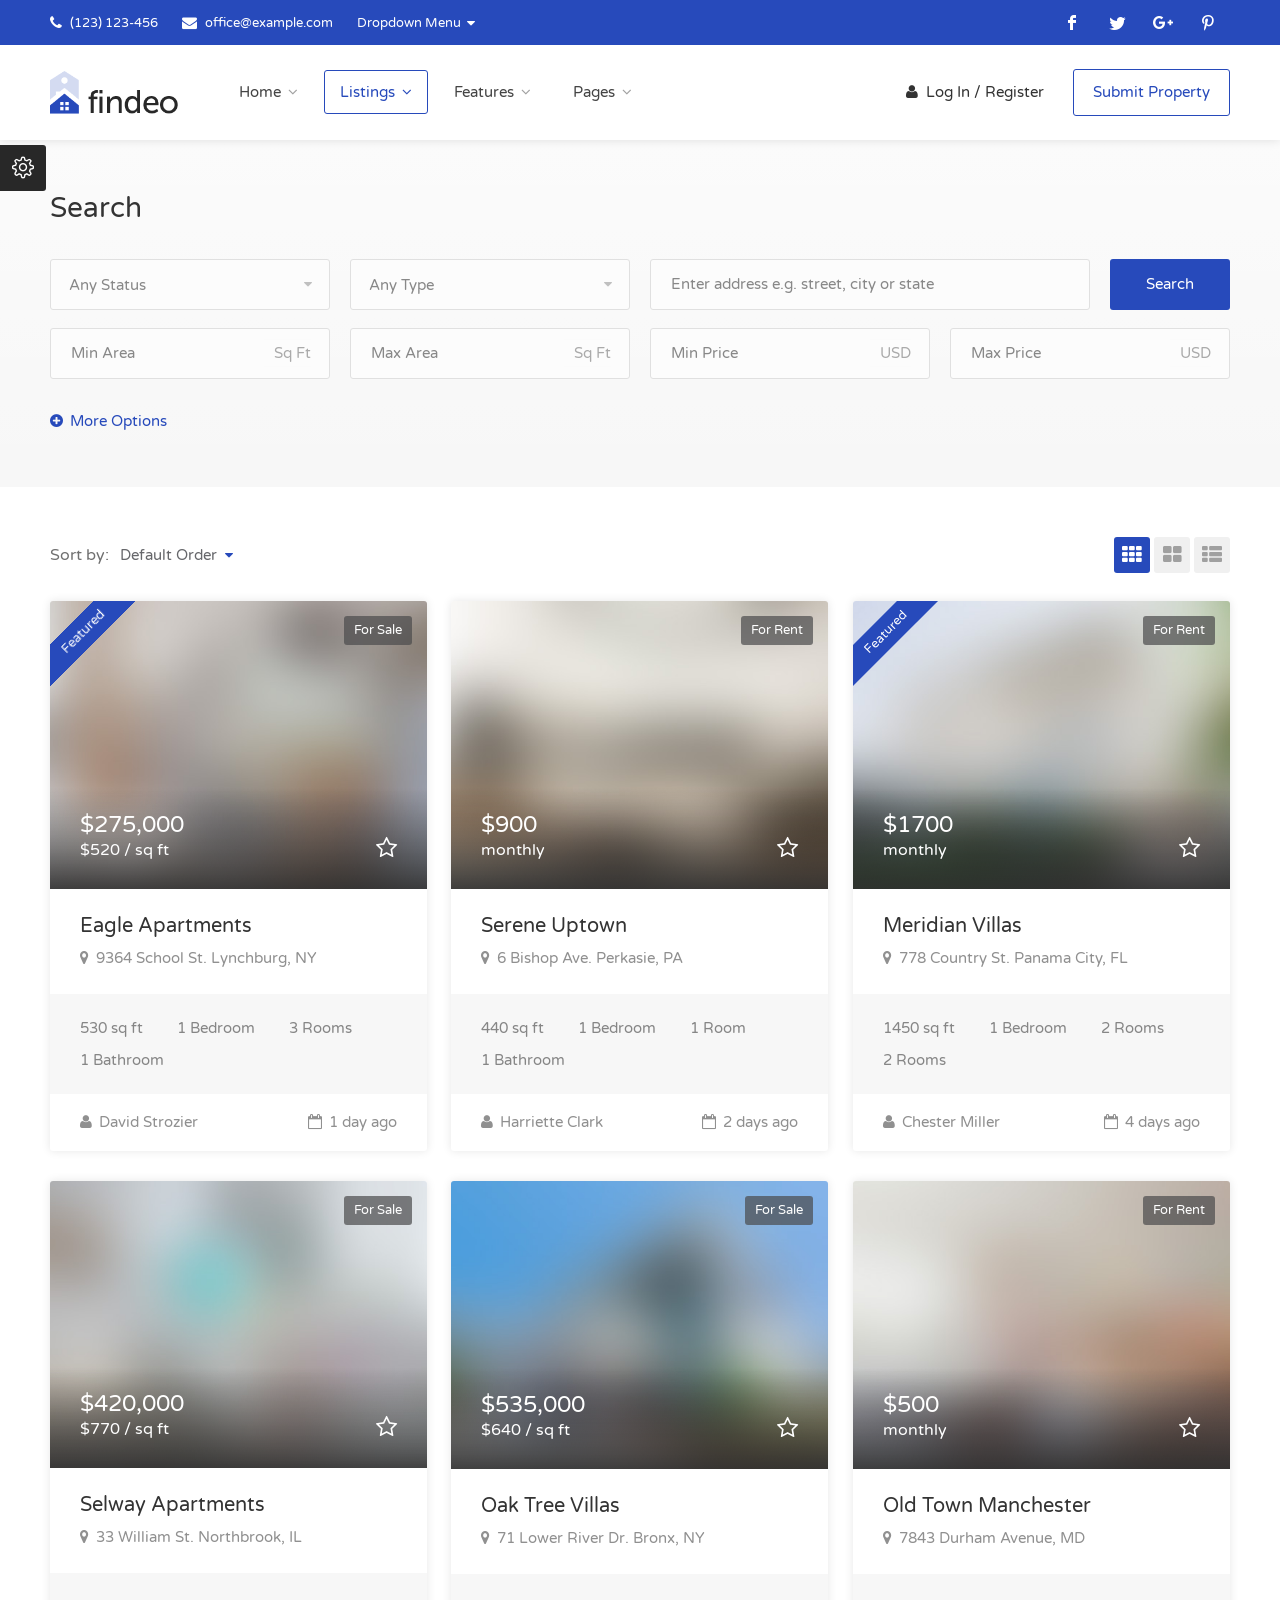
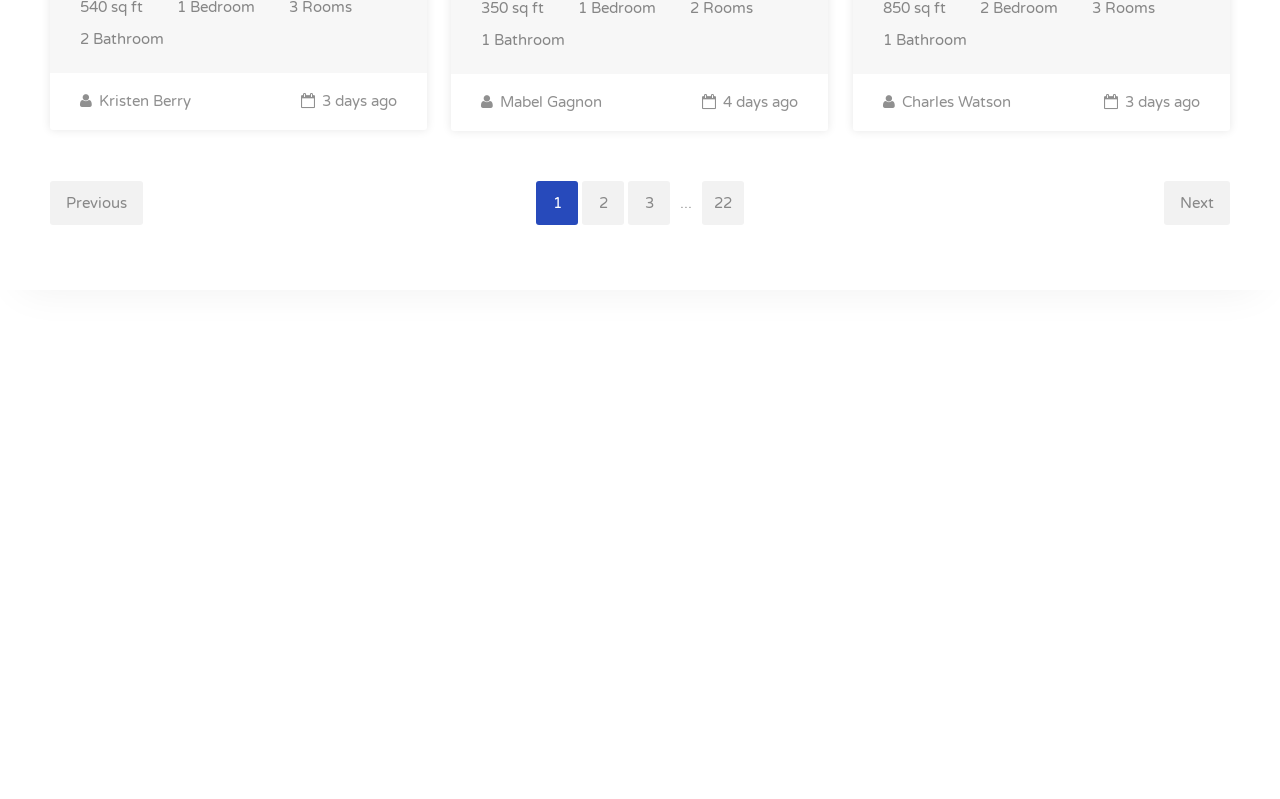
<file: template/HTML/listings-grid-full-width.html>
<!DOCTYPE html>
<head>

<!-- Basic Page Needs
================================================== -->
<title>Findeo</title>
<meta charset="utf-8">
<meta name="viewport" content="width=device-width, initial-scale=1, maximum-scale=1">

<!-- CSS
================================================== -->
<link rel="stylesheet" href="css/style.css">
<link rel="stylesheet" href="css/colors/main.css" id="colors">

</head>

<body>

<!-- Wrapper -->
<div id="wrapper">


<!-- Header Container
================================================== -->
<header id="header-container">

	<!-- Topbar -->
	<div id="top-bar">
		<div class="container">

			<!-- Left Side Content -->
			<div class="left-side">

				<!-- Top bar -->
				<ul class="top-bar-menu">
					<li><i class="fa fa-phone"></i> (123) 123-456 </li>
					<li><i class="fa fa-envelope"></i> <a href="#">office@example.com</a></li>
					<li>
						<div class="top-bar-dropdown">
							<span>Dropdown Menu</span>
							<ul class="options">
								<li><div class="arrow"></div></li>
								<li><a href="#">Nice First Link</a></li>
								<li><a href="#">Second Link With Long Title</a></li>
								<li><a href="#">Third Link</a></li>
							</ul>
						</div>
					</li>
				</ul>

			</div>
			<!-- Left Side Content / End -->


			<!-- Left Side Content -->
			<div class="right-side">

				<!-- Social Icons -->
				<ul class="social-icons">
					<li><a class="facebook" href="#"><i class="icon-facebook"></i></a></li>
					<li><a class="twitter" href="#"><i class="icon-twitter"></i></a></li>
					<li><a class="gplus" href="#"><i class="icon-gplus"></i></a></li>
					<li><a class="pinterest" href="#"><i class="icon-pinterest"></i></a></li>
				</ul>

			</div>
			<!-- Left Side Content / End -->

		</div>
	</div>
	<div class="clearfix"></div>
	<!-- Topbar / End -->


	<!-- Header -->
	<div id="header">
		<div class="container">
			
			<!-- Left Side Content -->
			<div class="left-side">
				
				<!-- Logo -->
				<div id="logo">
					<a href="index.html"><img src="images/logo.png" alt=""></a>
				</div>


				<!-- Mobile Navigation -->
				<div class="menu-responsive">
					<i class="fa fa-reorder menu-trigger"></i>
				</div>


				<!-- Main Navigation -->
				<nav id="navigation" class="style-1">
					<ul id="responsive">

						<li><a href="#">Home</a>
							<ul>
								<li><a href="index.html">Home 1</a></li>
								<li><a href="index-2.html">Home 2</a></li>
								<li><a href="index-3.html">Home 3</a></li>
								<li><a href="index-4.html">Home 4</a></li>
							</ul>
						</li>

						<li><a class="current" href="#">Listings</a>
							<ul>
								<li><a href="#">List Layout</a>
									<ul>
										<li><a href="listings-list-with-sidebar.html">With Sidebar</a></li>
										<li><a href="listings-list-with-map.html">With Map</a></li>
										<li><a href="listings-list-full-width.html">Full Width</a></li>
									</ul>
								</li>
								<li><a href="#">Grid Layout</a>
									<ul>
										<li><a href="listings-grid-standard-with-sidebar.html">Standard With Sidebar</a></li>
										<li><a href="listings-grid-compact-with-sidebar.html">Compact With Sidebar</a></li>
										<li><a href="listings-grid-with-map.html">With Map</a></li>
										<li><a href="listings-grid-full-width.html">Full Width</a></li>
									</ul>
								</li>
								<li><a href="#">Half Map</a>
									<ul>
										<li><a href="listings-half-map-list.html">List Layout</a></li>
										<li><a href="listings-half-map-grid-standard.html">Grid Standard Layout</a></li>
										<li><a href="listings-half-map-grid-compact.html">Grid Compact Layout</a></li>
									</ul>
								</li>
							</ul>
						</li>

						<li><a href="#">Features</a>
							<ul>
								<li><a href="#">Single Properties</a>
									<ul>
										<li><a href="single-property-page-1.html">Property Style 1</a></li>
										<li><a href="single-property-page-2.html">Property Style 2</a></li>
										<li><a href="single-property-page-3.html">Property Style 3</a></li>
									</ul>
								</li>
								<li><a href="#">Search Styles</a>
									<ul>
										<li><a href="index.html">Home Search 1</a></li>
										<li><a href="index-2.html">Home Search 2</a></li>
										<li><a href="index-3.html">Home Search 3</a></li>
										<li><a href="listings-list-full-width.html">Advanced Style</a></li>
										<li><a href="listings-list-with-sidebar.html">Sidebar Search</a></li>
									</ul>
								</li>
								<li><a href="#">My Account</a>
									<ul>
										<li><a href="my-profile.html">My Profile</a></li>
										<li><a href="my-bookmarks.html">Bookmarked Listings</a></li>
										<li><a href="my-properties.html">My Properties</a></li>
										<li><a href="change-password.html">Change Password</a></li>
									</ul>
								</li>
								<li><a href="#">Agents</a>
									<ul>
										<li><a href="agents-list.html">Agents List</a></li>
										<li><a href="agent-page.html">Agent Page</a></li>
									</ul>
								</li>

								<li><a href="submit-property.html">Submit Property</a></li>
							</ul>
						</li>

						<li><a href="#">Pages</a>
							<ul>
								<li><a href="blog.html">Blog</a>
									<ul>
										<li><a href="blog.html">Blog</a></li>
										<li><a href="blog-post.html">Blog Post</a></li>
									</ul>
								</li>
								<li><a href="contact.html">Contact</a></li>
								<li><a href="elements.html">Elements</a></li>
								<li><a href="pricing-tables.html">Pricing Tables</a></li>
								<li><a href="typography.html">Typography</a></li>
								<li><a href="icons.html">Icons</a></li>
							</ul>
						</li>

					</ul>
				</nav>
				<div class="clearfix"></div>
				<!-- Main Navigation / End -->
				
			</div>
			<!-- Left Side Content / End -->

			<!-- Right Side Content / End -->
			<div class="right-side">
				<!-- Header Widget -->
				<div class="header-widget">
					<a href="login-register.html" class="sign-in"><i class="fa fa-user"></i> Log In / Register</a>
					<a href="submit-property.html" class="button border">Submit Property</a>
				</div>
				<!-- Header Widget / End -->
			</div>
			<!-- Right Side Content / End -->

		</div>
	</div>
	<!-- Header / End -->

</header>
<div class="clearfix"></div>
<!-- Header Container / End -->



<!-- Search
================================================== -->
<section class="search margin-bottom-50">
<div class="container">
	<div class="row">
		<div class="col-md-12">

			<!-- Title -->
			<h3 class="search-title">Search</h3>

			<!-- Form -->
			<div class="main-search-box no-shadow">


				<!-- Row With Forms -->
				<div class="row with-forms">

					<!-- Status -->
					<div class="col-md-3">
						<select data-placeholder="Any Status" class="chosen-select-no-single" >
							<option>Any Status</option>	
							<option>For Sale</option>
							<option>For Rent</option>
						</select>
					</div>

					<!-- Property Type -->
					<div class="col-md-3">
						<select data-placeholder="Any Type" class="chosen-select-no-single" >
							<option>Any Type</option>	
							<option>Apartments</option>
							<option>Houses</option>
							<option>Commercial</option>
							<option>Garages</option>
							<option>Lots</option>
						</select>
					</div>

					<!-- Main Search Input -->
					<div class="col-md-6">
						<div class="main-search-input">
							<input type="text" placeholder="Enter address e.g. street, city or state" value=""/>
							<button class="button">Search</button>
						</div>
					</div>

				</div>
				<!-- Row With Forms / End -->


				<!-- Row With Forms -->
				<div class="row with-forms">

					<!-- Min Price -->
					<div class="col-md-3">
						
						<!-- Select Input -->
						<div class="select-input disabled-first-option">
							<input type="text" placeholder="Min Area" data-unit="Sq Ft">
							<select>	
								<option>Min Area</option>
								<option>300</option>
								<option>400</option>
								<option>500</option>
								<option>700</option>
								<option>800</option>
								<option>1000</option>
								<option>1500</option>
							</select>
						</div>
						<!-- Select Input / End -->

					</div>

					<!-- Max Price -->
					<div class="col-md-3">
						
						<!-- Select Input -->
						<div class="select-input disabled-first-option">
							<input type="text" placeholder="Max Area" data-unit="Sq Ft">
							<select>	
								<option>Max Area</option>
								<option>300</option>
								<option>400</option>
								<option>500</option>
								<option>700</option>
								<option>800</option>
								<option>1000</option>
								<option>1500</option>
							</select>
						</div>
						<!-- Select Input / End -->

					</div>


					<!-- Min Price -->
					<div class="col-md-3">
						
						<!-- Select Input -->
						<div class="select-input disabled-first-option">
							<input type="text" placeholder="Min Price" data-unit="USD">
							<select>		
								<option>Min Price</option>
								<option>1 000</option>
								<option>2 000</option>	
								<option>3 000</option>	
								<option>4 000</option>	
								<option>5 000</option>	
								<option>10 000</option>	
								<option>15 000</option>	
								<option>20 000</option>	
								<option>30 000</option>
								<option>40 000</option>
								<option>50 000</option>
								<option>60 000</option>
								<option>70 000</option>
								<option>80 000</option>
								<option>90 000</option>
								<option>100 000</option>
								<option>110 000</option>
								<option>120 000</option>
								<option>130 000</option>
								<option>140 000</option>
								<option>150 000</option>
							</select>
						</div>
						<!-- Select Input / End -->

					</div>


					<!-- Max Price -->
					<div class="col-md-3">
						
						<!-- Select Input -->
						<div class="select-input disabled-first-option">
							<input type="text" placeholder="Max Price" data-unit="USD">
							<select>		
								<option>Max Price</option>
								<option>1 000</option>
								<option>2 000</option>	
								<option>3 000</option>	
								<option>4 000</option>	
								<option>5 000</option>	
								<option>10 000</option>	
								<option>15 000</option>	
								<option>20 000</option>	
								<option>30 000</option>
								<option>40 000</option>
								<option>50 000</option>
								<option>60 000</option>
								<option>70 000</option>
								<option>80 000</option>
								<option>90 000</option>
								<option>100 000</option>
								<option>110 000</option>
								<option>120 000</option>
								<option>130 000</option>
								<option>140 000</option>
								<option>150 000</option>
							</select>
						</div>
						<!-- Select Input / End -->

					</div>

				</div>
				<!-- Row With Forms / End -->


				<!-- More Search Options -->
				<a href="#" class="more-search-options-trigger margin-top-10" data-open-title="More Options" data-close-title="Less Options"></a>

				<div class="more-search-options relative">
					<div class="more-search-options-container">

						<!-- Row With Forms -->
						<div class="row with-forms">

							<!-- Age of Home -->
							<div class="col-md-3">
								<select data-placeholder="Age of Home" class="chosen-select-no-single" >
									<option label="blank"></option>	
									<option>Age of Home (Any)</option>	
									<option>0 - 1 Years</option>
									<option>0 - 5 Years</option>
									<option>0 - 10 Years</option>
									<option>0 - 20 Years</option>
									<option>0 - 50 Years</option>
									<option>50 + Years</option>
								</select>
							</div>

							<!-- Rooms Area -->
							<div class="col-md-3">
								<select data-placeholder="Rooms" class="chosen-select-no-single" >
									<option label="blank"></option>	
									<option>Rooms (Any)</option>	
									<option>1</option>
									<option>2</option>
									<option>3</option>
									<option>4</option>
									<option>5</option>
								</select>
							</div>

							<!-- Min Area -->
							<div class="col-md-3">
								<select data-placeholder="Beds" class="chosen-select-no-single" >
									<option label="blank"></option>	
									<option>Beds (Any)</option>	
									<option>1</option>
									<option>2</option>
									<option>3</option>
									<option>4</option>
									<option>5</option>
								</select>
							</div>

							<!-- Max Area -->
							<div class="col-md-3">
								<select data-placeholder="Baths" class="chosen-select-no-single" >
									<option label="blank"></option>	
									<option>Baths (Any)</option>	
									<option>1</option>
									<option>2</option>
									<option>3</option>
									<option>4</option>
									<option>5</option>
								</select>
							</div>

						</div>
						<!-- Row With Forms / End -->


						<!-- Checkboxes -->
						<div class="checkboxes in-row">
					
							<input id="check-2" type="checkbox" name="check">
							<label for="check-2">Air Conditioning</label>

							<input id="check-3" type="checkbox" name="check">
							<label for="check-3">Swimming Pool</label>

							<input id="check-4" type="checkbox" name="check" >
							<label for="check-4">Central Heating</label>

							<input id="check-5" type="checkbox" name="check">
							<label for="check-5">Laundry Room</label>	


							<input id="check-6" type="checkbox" name="check">
							<label for="check-6">Gym</label>

							<input id="check-7" type="checkbox" name="check">
							<label for="check-7">Alarm</label>

							<input id="check-8" type="checkbox" name="check">
							<label for="check-8">Window Covering</label>
					
						</div>
						<!-- Checkboxes / End -->

					</div>

				</div>
				<!-- More Search Options / End -->


			</div>
			<!-- Box / End -->
		</div>
	</div>
</div>
</section>



<!-- Content
================================================== -->
<div class="container">
	<div class="row fullwidth-layout">

		<div class="col-md-12">

			<!-- Sorting / Layout Switcher -->
			<div class="row margin-bottom-15">

				<div class="col-md-6">
					<!-- Sort by -->
					<div class="sort-by">
						<label>Sort by:</label>

						<div class="sort-by-select">
							<select data-placeholder="Default order" class="chosen-select-no-single" >
								<option>Default Order</option>	
								<option>Price Low to High</option>
								<option>Price High to Low</option>
								<option>Newest Properties</option>
								<option>Oldest Properties</option>
							</select>
						</div>
					</div>
				</div>

				<div class="col-md-6">
					<!-- Layout Switcher -->
					<div class="layout-switcher">
						<a href="#" class="grid-three"><i class="fa fa-th"></i></a>
						<a href="#" class="grid"><i class="fa fa-th-large"></i></a>
						<a href="#" class="list"><i class="fa fa-th-list"></i></a>
					</div>
				</div>
			</div>

			
			<!-- Listings -->
			<div class="listings-container grid-layout-three">

				<!-- Listing Item -->
				<div class="listing-item">

					<a href="single-property-page-1.html" class="listing-img-container">

						<div class="listing-badges">
							<span class="featured">Featured</span>
							<span>For Sale</span>
						</div>

						<div class="listing-img-content">
							<span class="listing-price">$275,000 <i>$520 / sq ft</i></span>
							<span class="like-icon tooltip"></span>
						</div>

						<div class="listing-carousel">
							<div><img src="images/listing-01.jpg" alt=""></div>
							<div><img src="images/listing-01b.jpg" alt=""></div>
							<div><img src="images/listing-01c.jpg" alt=""></div>
						</div>
					</a>
					
					<div class="listing-content">

						<div class="listing-title">
							<h4><a href="single-property-page-1.html">Eagle Apartments</a></h4>
							<a href="https://maps.google.com/maps?q=221B+Baker+Street,+London,+United+Kingdom&hl=en&t=v&hnear=221B+Baker+St,+London+NW1+6XE,+United+Kingdom" class="listing-address popup-gmaps">
								<i class="fa fa-map-marker"></i>
								9364 School St. Lynchburg, NY
							</a>

							<a href="single-property-page-1.html" class="details button border">Details</a>
						</div>

						<ul class="listing-details">
							<li>530 sq ft</li>
							<li>1 Bedroom</li>
							<li>3 Rooms</li>
							<li>1 Bathroom</li>
						</ul>

						<div class="listing-footer">
							<a href="#"><i class="fa fa-user"></i> David Strozier</a>
							<span><i class="fa fa-calendar-o"></i> 1 day ago</span>
						</div>

					</div>

				</div>
				<!-- Listing Item / End -->


				<!-- Listing Item -->
				<div class="listing-item">

					<a href="single-property-page-1.html" class="listing-img-container">

						<div class="listing-badges">
							<span>For Rent</span>
						</div>

						<div class="listing-img-content">
							<span class="listing-price">$900 <i>monthly</i></span>
							<span class="like-icon"></span>
						</div>

						<img src="images/listing-02.jpg" alt="">

					</a>
					
					<div class="listing-content">

						<div class="listing-title">
							<h4><a href="single-property-page-1.html">Serene Uptown</a></h4>
							<a href="https://maps.google.com/maps?q=221B+Baker+Street,+London,+United+Kingdom&hl=en&t=v&hnear=221B+Baker+St,+London+NW1+6XE,+United+Kingdom" class="listing-address popup-gmaps">
								<i class="fa fa-map-marker"></i>
								6 Bishop Ave. Perkasie, PA
							</a>

							<a href="single-property-page-1.html" class="details button border">Details</a>
						</div>

						<ul class="listing-details">
							<li>440 sq ft</li>
							<li>1 Bedroom</li>
							<li>1 Room</li>
							<li>1 Bathroom</li>
						</ul>

						<div class="listing-footer">
							<a href="#"><i class="fa fa-user"></i> Harriette Clark</a>
							<span><i class="fa fa-calendar-o"></i> 2 days ago</span>
						</div>

					</div>

				</div>
				<!-- Listing Item / End -->


				<!-- Listing Item -->
				<div class="listing-item">

					<a href="single-property-page-1.html" class="listing-img-container">

						<div class="listing-badges">
							<span class="featured">Featured</span>
							<span>For Rent</span>
						</div>

						<div class="listing-img-content">
							<span class="listing-price">$1700 <i>monthly</i></span>
							<span class="like-icon"></span>
						</div>

						<img src="images/listing-03.jpg" alt="">

					</a>
					
					<div class="listing-content">

						<div class="listing-title">
							<h4><a href="single-property-page-1.html">Meridian Villas</a></h4>
							<a href="https://maps.google.com/maps?q=221B+Baker+Street,+London,+United+Kingdom&hl=en&t=v&hnear=221B+Baker+St,+London+NW1+6XE,+United+Kingdom" class="listing-address popup-gmaps">
								<i class="fa fa-map-marker"></i>
								778 Country St. Panama City, FL
							</a>

							<a href="single-property-page-1.html" class="details button border">Details</a>
						</div>

						<ul class="listing-details">
							<li>1450 sq ft</li>
							<li>1 Bedroom</li>
							<li>2 Rooms</li>
							<li>2 Rooms</li>
						</ul>

						<div class="listing-footer">
							<a href="#"><i class="fa fa-user"></i> Chester Miller</a>
							<span><i class="fa fa-calendar-o"></i> 4 days ago</span>
						</div>

					</div>
					<!-- Listing Item / End -->

				</div>
				<!-- Listing Item / End -->


				<!-- Listing Item -->
				<div class="listing-item">

					<a href="single-property-page-1.html" class="listing-img-container">

						<div class="listing-badges">
							<span>For Sale</span>
						</div>

						<div class="listing-img-content">
							<span class="listing-price">$420,000 <i>$770 / sq ft</i></span>
							<span class="like-icon"></span>
						</div>

						<div class="listing-carousel">
							<div><img src="images/listing-04.jpg" alt=""></div>
							<div><img src="images/listing-04b.jpg" alt=""></div>
						</div>

					</a>
					
					<div class="listing-content">

						<div class="listing-title">
							<h4><a href="single-property-page-1.html">Selway Apartments</a></h4>
							<a href="https://maps.google.com/maps?q=221B+Baker+Street,+London,+United+Kingdom&hl=en&t=v&hnear=221B+Baker+St,+London+NW1+6XE,+United+Kingdom" class="listing-address popup-gmaps">
								<i class="fa fa-map-marker"></i>
								33 William St. Northbrook, IL
							</a>

							<a href="single-property-page-1.html" class="details button border">Details</a>
						</div>

						<ul class="listing-details">
							<li>540 sq ft</li>
							<li>1 Bedroom</li>
							<li>3 Rooms</li>
							<li>2 Bathroom</li>
						</ul>

						<div class="listing-footer">
							<a href="#"><i class="fa fa-user"></i> Kristen Berry</a>
							<span><i class="fa fa-calendar-o"></i> 3 days ago</span>
						</div>

					</div>
					<!-- Listing Item / End -->

				</div>
				<!-- Listing Item / End -->


				<!-- Listing Item -->
				<div class="listing-item">

					<a href="single-property-page-1.html" class="listing-img-container">
						<div class="listing-badges">
							<span>For Sale</span>
						</div>

						<div class="listing-img-content">
							<span class="listing-price">$535,000 <i>$640 / sq ft</i></span>
							<span class="like-icon"></span>
						</div>

						<img src="images/listing-05.jpg" alt="">
					</a>
					
					<div class="listing-content">

						<div class="listing-title">
							<h4><a href="single-property-page-1.html">Oak Tree Villas</a></h4>
							<a href="https://maps.google.com/maps?q=221B+Baker+Street,+London,+United+Kingdom&hl=en&t=v&hnear=221B+Baker+St,+London+NW1+6XE,+United+Kingdom" class="listing-address popup-gmaps">
								<i class="fa fa-map-marker"></i>
								71 Lower River Dr. Bronx, NY
							</a>

							<a href="single-property-page-1.html" class="details button border">Details</a>
						</div>

						<ul class="listing-details">
							<li>350 sq ft</li>
							<li>1 Bedroom</li>
							<li>2 Rooms</li>
							<li>1 Bathroom</li>
						</ul>

						<div class="listing-footer">
							<a href="#"><i class="fa fa-user"></i> Mabel Gagnon</a>
							<span><i class="fa fa-calendar-o"></i> 4 days ago</span>
						</div>

					</div>
					<!-- Listing Item / End -->

				</div>
				<!-- Listing Item / End -->

				
				<!-- Listing Item -->
				<div class="listing-item">

					<a href="single-property-page-1.html" class="listing-img-container">
						<div class="listing-badges">
							<span>For Rent</span>
						</div>

						<div class="listing-img-content">
							<span class="listing-price">$500 <i>monthly</i></span>
							<span class="like-icon"></span>
						</div>

						<img src="images/listing-06.jpg" alt="">
					</a>
					
					<div class="listing-content">

						<div class="listing-title">
							<h4><a href="single-property-page-1.html">Old Town Manchester</a></h4>
							<a href="https://maps.google.com/maps?q=221B+Baker+Street,+London,+United+Kingdom&hl=en&t=v&hnear=221B+Baker+St,+London+NW1+6XE,+United+Kingdom" class="listing-address popup-gmaps">
								<i class="fa fa-map-marker"></i>
								7843 Durham Avenue, MD
							</a>

							<a href="single-property-page-1.html" class="details button border">Details</a>
						</div>

						<ul class="listing-details">
							<li>850 sq ft</li>
							<li>2 Bedroom</li>
							<li>3 Rooms</li>
							<li>1 Bathroom</li>
						</ul>

						<div class="listing-footer">
							<a href="#"><i class="fa fa-user"></i> Charles Watson</a>
							<span><i class="fa fa-calendar-o"></i> 3 days ago</span>
						</div>

					</div>

				</div>
				<!-- Listing Item / End -->

			</div>
			<!-- Listings Container / End -->

			<div class="clearfix"></div>
			<!-- Pagination -->
			<div class="pagination-container margin-top-20">
				<nav class="pagination">
					<ul>
						<li><a href="#" class="current-page">1</a></li>
						<li><a href="#">2</a></li>
						<li><a href="#">3</a></li>
						<li class="blank">...</li>
						<li><a href="#">22</a></li>
					</ul>
				</nav>

				<nav class="pagination-next-prev">
					<ul>
						<li><a href="#" class="prev">Previous</a></li>
						<li><a href="#" class="next">Next</a></li>
					</ul>
				</nav>
			</div>
			<!-- Pagination / End -->

		</div>

	</div>
</div>


<!-- Footer
================================================== -->
<div class="margin-top-55"></div>

<div id="footer" class="sticky-footer">
	<!-- Main -->
	<div class="container">
		<div class="row">
			<div class="col-md-5 col-sm-6">
				<img class="footer-logo" src="images/logo.png" alt="">
				<br><br>
				<p>Morbi convallis bibendum urna ut viverra. Maecenas quis consequat libero, a feugiat eros. Nunc ut lacinia tortor morbi ultricies laoreet ullamcorper phasellus semper.</p>
			</div>

			<div class="col-md-4 col-sm-6 ">
				<h4>Helpful Links</h4>
				<ul class="footer-links">
					<li><a href="#">Login</a></li>
					<li><a href="#">Sign Up</a></li>
					<li><a href="#">My Account</a></li>
					<li><a href="#">Add Property</a></li>
					<li><a href="#">Pricing</a></li>
					<li><a href="#">Privacy Policy</a></li>
				</ul>

				<ul class="footer-links">
					<li><a href="#">FAQ</a></li>
					<li><a href="#">Blog</a></li>
					<li><a href="#">Our Agents</a></li>
					<li><a href="#">How It Works</a></li>
					<li><a href="#">Contact</a></li>
				</ul>
				<div class="clearfix"></div>
			</div>		

			<div class="col-md-3  col-sm-12">
				<h4>Contact Us</h4>
				<div class="text-widget">
					<span>12345 Little Lonsdale St, Melbourne</span> <br>
					Phone: <span>(123) 123-456 </span><br>
					E-Mail:<span> <a href="#">office@example.com</a> </span><br>
				</div>

				<ul class="social-icons margin-top-20">
					<li><a class="facebook" href="#"><i class="icon-facebook"></i></a></li>
					<li><a class="twitter" href="#"><i class="icon-twitter"></i></a></li>
					<li><a class="gplus" href="#"><i class="icon-gplus"></i></a></li>
					<li><a class="vimeo" href="#"><i class="icon-vimeo"></i></a></li>
				</ul>

			</div>

		</div>
		
		<!-- Copyright -->
		<div class="row">
			<div class="col-md-12">
				<div class="copyrights">© 2016 Findeo. All Rights Reserved.</div>
			</div>
		</div>

	</div>

</div>
<!-- Footer / End -->


<!-- Back To Top Button -->
<div id="backtotop"><a href="#"></a></div>


<!-- Scripts
================================================== -->
<script type="text/javascript" src="scripts/jquery-2.2.0.min.js"></script>
<script type="text/javascript" src="scripts/chosen.min.js"></script>
<script type="text/javascript" src="scripts/magnific-popup.min.js"></script>
<script type="text/javascript" src="scripts/owl.carousel.min.js"></script>
<script type="text/javascript" src="scripts/rangeSlider.js"></script>
<script type="text/javascript" src="scripts/sticky-kit.min.js"></script>
<script type="text/javascript" src="scripts/slick.min.js"></script>
<script type="text/javascript" src="scripts/jquery.jpanelmenu.js"></script>
<script type="text/javascript" src="scripts/tooltips.min.js"></script>
<script type="text/javascript" src="scripts/masonry.min.js"></script>
<script type="text/javascript" src="scripts/custom.js"></script>


<!-- Style Switcher
================================================== -->
<script src="scripts/switcher.js"></script>

<div id="style-switcher">
	<h2>Color Switcher <a href="#"><i class="sl sl-icon-settings"></i></a></h2>
	
	<div>
		<ul class="colors" id="color1">
			<li><a href="#" class="blue" title="Blue"></a></li>
			<li><a href="#" class="green" title="Green"></a></li>
			<li><a href="#" class="orange" title="Orange"></a></li>
			<li><a href="#" class="navy" title="Navy"></a></li>
			<li><a href="#" class="yellow" title="Yellow"></a></li>
			<li><a href="#" class="peach" title="Peach"></a></li>
			<li><a href="#" class="beige" title="Beige"></a></li>
			<li><a href="#" class="purple" title="Purple"></a></li>
			<li><a href="#" class="celadon" title="Celadon"></a></li>
			<li><a href="#" class="pink" title="Pink"></a></li>
			<li><a href="#" class="red" title="Red"></a></li>
			<li><a href="#" class="brown" title="Brown"></a></li>
			<li><a href="#" class="cherry" title="Cherry"></a></li>
			<li><a href="#" class="cyan" title="Cyan"></a></li>
			<li><a href="#" class="gray" title="Gray"></a></li>
			<li><a href="#" class="olive" title="Olive"></a></li>
		</ul>
	</div>
		
</div>
<!-- Style Switcher / End -->


</div>
<!-- Wrapper / End -->


</body>
</html>
</file>
<file: template/Documentation/assets/css/documenter_style.css>
/*!
 * Documenter 2.0
 * http://rxa.li/documenter
 *
 * Copyright 2011, Xaver Birsak
 * http://revaxarts.com
 *
 */
html,body,div,span,applet,object,iframe,h1,h2,h3,h4,h5,h6,p,blockquote,a,abbr,acronym,address,big,cite,code,del,dfn,em,font,img,ins,kbd,q,s,samp,small,strike,strong,sub,sup,tt,var,dl,dt,dd,ol,ul,li,fieldset,form,label,legend,table,caption,tbody,tfoot,thead,tr,th,td{
	margin:0;
	padding:0;
	border:0;
	outline:0;
	font-weight:inherit;
	font-style:inherit;
	font-size:100%;
	font-family:inherit;
	vertical-align:baseline;
}
html { 
	font-size:101%;
	font-family:Arial,verdana,arial,sans-serif;
	font-size:16px;
	-webkit-text-size-adjust:none;
	color: #888;
	background-color:#efefef;
}
body{
	min-height:100%;
	height:auto;
	width:100%;
}
footer, header, section {
	display:block;
}
a{ color:#6F6F6F; text-decoration:none; cursor:pointer; }
a:hover { text-decoration:underline }
p, ul, ol{
	margin:18px 0;
	line-height:1.7em;
}
li{
	list-style:none;
}
li.placeholder{
	height:70px;
	width:100%;
	font-size:16px;
}
hr { 
	display:block;
	height:0px;
	line-height:0px;
	border:0;
	border-top:1px solid #ddd;
	border-bottom:1px solid #aaa;
	margin:16px 0;
	padding:0;
	clear:both;
	float:none;
}
hr.notop{
	margin-top:0;
}
strong{
	font-weight:500;
}
#documenter_buttons{
	position:absolute;
	right:10px;
	margin-top:-30px;
}
.btn{
	cursor:pointer;
	width:auto;
	padding:7px 7px 8px;
	border-radius:3px;
	border:1px solid #ccc;
}
.btn:hover{
	border:1px solid #B1B4B0;
	box-shadow:0px 2px 2px rgba(0,0,0,0.1);
	-moz-box-shadow:0px 2px 2px rgba(0,0,0,0.1);
	-webkit-box-shadow:0px 2px 2px rgba(0,0,0,0.1);
	text-decoration:none;
}
.btn:active{
	border:1px solid #B1B4B0;
	box-shadow:inset 0px 2px 2px rgba(0,0,0,0.1);
	-moz-box-shadow:inset 0px 2px 2px rgba(0,0,0,0.1);
	-webkit-box-shadow:inset 0px 2px 2px rgba(0,0,0,0.1);
	background-color:#eee;
}

#documenter_content{
	position:absolute;
	right:18px;
	left:248px;
	padding-left:10px;
	padding-bottom:800px;
	min-height:100%;
	height:auto;
	z-index:1;
}
#documenter_sidebar{

	position:fixed;
	left:0;
	width:220px;
	height:100%;
	min-height:100%;
	z-index:100;
}
#documenter_sidebar a{
	position:relative;
	z-index:100;
}
img{
	border:0;
}
#documenter_copyright{
	position:absolute;
	bottom:10px;
	font-size:10px;
	right:15px;
	width:200px;
	text-align:right;
	z-index:1
}
noscript{
	display:block;
	position:absolute;
	top:238px;
	margin:0 auto;
	width:800px;
	bottom:0;
	z-index:20;
}
noscript p{
	width:800px;
	font-size:20px;
	padding-top:20px;
	margin:0 auto;
	color:#4D4D4D;
}
.small{
	font-size:10px;
	letter-spacing:0;
}

/*----------------------------------------------------------------------*/
/* Sidebar
/*----------------------------------------------------------------------*/

#documenter_sidebar #documenter_logo{
	display:block;
	height:20%;
	max-height:200px;
	min-height:70px;
	width:200px;
	background-position:center center;
	background-repeat:no-repeat;
	margin-left: 10px !important
}
#documenter_sidebar ul{
	font-size:12px;
	font-weight:700;
	min-height:150px;
	height:75%;
	overflow:auto;
}

#documenter_sidebar ul li{
	text-align:right;
	padding:0;
}
#documenter_sidebar ul a{
	display:block;
	border-top:1px solid #ddd;
	border-bottom:1px solid #aaa;
	padding:6px 15px 7px 0;
	text-align:right;
}
#documenter_sidebar ul a:hover,#documenter_sidebar ul a.current{
	-webkit-text-shadow:none;
	-moz-text-shadow:none;
	text-shadow:none;
	text-decoration:none;
}
#documenter_sidebar ul li ul{
	border-top:0;
	font-size:10px;
	min-height:10px;
	height:auto;
	overflow:auto;
	margin:0;
	display:none;
}
#documenter_sidebar ul li ul li a{
	display:block;
	padding:4px 15px 5px 0;
	text-align:right;
}

/*----------------------------------------------------------------------*/
/* Content
/*----------------------------------------------------------------------*/

#documenter_cover{
	position:relative;
	height:800px;
	padding-top:200px !important;
}
#documenter_cover li{
	list-style:none !important;
	margin-left:0 !important;
}
#documenter_cover p{
	width:500px;
}
#documenter_content section{
	padding-top:70px;
}
#documenter_content h1{
	font-size:30px;
	font-weight:700;
	margin-bottom: 10px;
}
#documenter_content h2{
	font-size:20px;
	margin-bottom:18px;
	font-weight:100;
}
#documenter_content h3{
	font-size:26px;
	margin:18px 0 20px;
	font-weight:100;
}
#documenter_content h4{
	font-size:20px;
	margin:18px 0;
	font-weight:100;
}
#documenter_content h5{
	font-size:16px;
	margin:18px 0;
	font-weight:100;
}
#documenter_content h6{
	font-size:14px;
	margin:18px 0;
	font-weight:100;
}
#documenter_content p{
	margin:18px 0;
}
#documenter_content ol li{
	list-style:decimal;
	margin-left:36px;
}
#documenter_content ul li{
	list-style:square;
	margin-left:36px;
}
#documenter_content dl{
}
#documenter_content dl dt{
	padding-top:12px;
	font-weight:700;
	font-size:14px;
}
#documenter_content dl dd{
	padding-top:3px;
	margin-left:18px;
}
#documenter_content table{
	border-collapse:collapse;
}
#documenter_content table th{
	font-weight:700;
}
#documenter_content table th, #documenter_content table td{
	padding:3px;
	text-align:left;
}
#documenter_content code{
	font-family:"Courier New", Courier, monospace;
	font-size:12px;
}
#documenter_content .warning{
	padding:10px 10px 10px 30px;
	border:1px solid #D5D458;
	background-color:#F0FEB1;
	background-image:url(img/warning.png);
	background-repeat:no-repeat;
	background-position: 8px 11px;
}
#documenter_content .info{
	padding:10px 10px 10px 30px;
	border:1px solid #6AB3FF;
	background-color:#A3D0FF;
	background-image:url(img/info.png);
	background-repeat:no-repeat;
	background-position: 8px 11px;
}
#documenter_content div.alert {
  padding: 12px 35px 12px 22px;
  text-shadow: 0 1px 0 rgba(255, 255, 255, 0.5);
  background-color: #fcf8e3;
  border: 1px solid #fbeed5;
  -webkit-border-radius: 4px;
  -moz-border-radius: 4px;
  border-radius: 4px;line-height: 27px;
}
#documenter_content div.alert-success,#documenter_content  div.alert-success div.alert-heading {
  color: #468847;
}
#documenter_content div.alert-danger,#documenter_content  div.alert-error {
  background-color: #f2dede;
  border-color: #eed3d7;
}
#documenter_content div.alert-danger,
#documenter_content div.alert-error,
#documenter_content div.alert-danger div.alert-heading,
#documenter_content div.alert-error div.alert-heading {
  color: #b94a48;
}
#documenter_content div.alert-info {
  background-color: #d9edf7;
  border-color: #bce8f1;
}
#documenter_content div.alert-info,#documenter_content  div.alert-info div.alert-heading {
  color: #3a87ad;
}
#documenter_content div.alert-block {
  padding-top: 14px;
  padding-bottom: 14px;
}
#documenter_content div.alert-block > p,#documenter_content  div.alert-block > ul {
  margin-bottom: 0;
}
#documenter_content div.alert-block p + p {
  margin-top: 5px;
}





/*----------------------------------------------------------------------*/
/* Print Styles
/*----------------------------------------------------------------------*/

@media print {
	 * { background: transparent !important; color: black !important; text-shadow: none !important; filter:none !important;
	-ms-filter: none !important; } /* Black prints faster: sanbeiji.com/archives/953 */
	a, a:visited { color: #444 !important; text-decoration: underline; }
	a[href]:after { content: " (" attr(href) ")"; }
	abbr[title]:after { content: " (" attr(title) ")"; }
	.ir a:after, a[href^="javascript:"]:after, a[href^="#"]:after { content: ""; }  /* Don't show links for images, or javascript/internal links */
	pre, blockquote { border: 1px solid #999; page-break-inside: avoid; }
	thead { display: table-header-group; } /* css-discuss.incutio.com/wiki/Printing_Tables */
	tr, img { page-break-inside: avoid; }
	@page { margin: 0.5cm; }
	p, h2, h3 { orphans: 3; widows: 3; }
	h2, h3{ page-break-after: avoid; }
	hr { border-top:1px solid #000 !important;border-bottom:0 !important; }
	
	#documenter_sidebar{
		-moz-box-shadow:none;
		-webkit-box-shadow:none;
		box-shadow:none;
		position:absolute;
		left:10px;
		top:0;
		width:100%;
		margin-top:500px;
	}
	#documenter_sidebar ul:before { content: "Table of Contents"; }
	
	#documenter_sidebar ul{
		border:0 !important;
	}
	#documenter_sidebar ul li{
		border:0 !important;
		text-align:left;
	}
	#documenter_sidebar ul li a{
		border:0 !important;
		text-align:left;
		padding:4px;
	}
	#documenter_sidebar ul li a:hover{
		border:0 !important;
	}
	#documenter_sidebar #documenter_logo{
		display:none;
	}
	#documenter_sidebar #documenter_copyright{
		display:none;
	}
	#documenter_content{
		left:10px;
	}
	#documenter_cover{
		margin-bottom:300px;
	}
	#documenter_content .warning{
		background-image:url(img/warning.png) !important;
		background-repeat:no-repeat !important;
		background-position: 8px 11px !important;
	}
	#documenter_content .info{
		background-image:url(img/info.png) !important;
		background-repeat:no-repeat !important;
		background-position: 8px 11px !important;
	}
}
</file>
<file: template/Documentation/assets/js/google-code-prettify/prettify.css>
.com { color: #93a1a1; }
.lit { color: #195f91; }
.pun, .opn, .clo { color: #93a1a1; }
.fun { color: #dc322f; }
.str, .atv { color: #D14; }
.kwd, .linenums .tag { color: #1e347b; }
.typ, .atn, .dec, .var { color: teal; }
.pln { color: #48484c; }

.prettyprint {
  padding: 8px;
  background-color: #f7f7f9;
  border: 1px solid #e1e1e8;
}
.prettyprint.linenums {
  -webkit-box-shadow: inset 40px 0 0 #fbfbfc, inset 41px 0 0 #ececf0;
     -moz-box-shadow: inset 40px 0 0 #fbfbfc, inset 41px 0 0 #ececf0;
          box-shadow: inset 40px 0 0 #fbfbfc, inset 41px 0 0 #ececf0;
}

/* Specify class=linenums on a pre to get line numbering */
ol.linenums {
  margin: 0 0 0 33px; /* IE indents via margin-left */
} 
ol.linenums li {
  padding-left: 12px;
  color: #bebec5;
  line-height: 18px;
  text-shadow: 0 1px 0 #fff;
}
</file>
<file: template/HTML/css/style.css>
@charset "UTF-8";

/*
* Author: Vasterad
* URL: http://purethemes.net
*/

/* ------------------------------------------------------------------- */
/* Table of Contents
----------------------------------------------------------------------

	01. Import Section ...................... Imported variables.

	02. Layout Components ................... Generic layout elements.
		# Topbar
		# Header
		# Sticky Header
		# Back to top
		# Navigation
		# jPanel mobile menu
		# Search Forms Styling
		# Full Width Search Form
		# Parallax Background
		# Titlebar
		# Agents List
		# Listings Styles
		# Fullwidth Sections
		# Pagination
		# Property Page
		# Submit page
		# My Account Page
		# Image Hovers
		# Contact Form
		# Blog Styles

	03. Script Styles ....................... jQuery add-ons CSS.
		# Google Maps
		# Owl Carousel
		# Slick Carousel
		# Magnific Popup
		# Dropzone
		# Chosen Plugin
		# Input with dropdown

	04. Shortcodes .......................... Template elements.
		# Buttons
		# Pricing Tables
		# Accordion / Toggles
		# Tabs
		# Tables
		# Notification Boxes
		# Social Icons
		# Info Box
		# Testimonials
		# Icon Boxes
		# Info Banner
		# Counters

	05. Others .............................. CSS helper classes etc.
		# Common Styles
		# Login Register
		# Offsets

	06. Media Queries ....................... Mobile style sheets.

*/


/* ------------------------------------------------------------------- */
/* 01. Import Section
---------------------------------------------------------------------- */
@import url("bootstrap.css");					/* Default Reset, Typography, Forms, Responsive Grid etc. */
@import url("icons.css");						/* Webfont Icons: FontAwesome, Line, Simple Line */
@import url("http://fonts.googleapis.com/css?family=Varela+Round");


/* ------------------------------------------------------------------- */
/*  02. Layout Components
---------------------------------------------------------------------- */

/* ---------------------------------- */
/* Topbar
------------------------------------- */

/* Common Styles */
#top-bar {
	background-color: #66676b;
	color: #fff;
	padding: 0;
	position: relative;
	z-index: 1001;
}

ul.top-bar-menu {
	margin: 0;
	padding: 8px 0;
	-webkit-transform: translate3d(0,1px,0);
	-moz-transform: translate3d(0,0,0);
}

ul.top-bar-menu li {
	font-size: 13px;
	display: inline-block;
	margin: 0 20px 0 0;
}

ul.top-bar-menu li a {
	color: #fff;
}

ul.top-bar-menu li i {
	color: #fff;
	margin: 0 5px 0 0;
	font-size: 15px;
	position: relative;
	top: 1px;
}

#top-bar ul.social-icons { position: relative; z-index: 990; }

/* Light Version */
#top-bar.light {
	background-color: #f5f5f5;
	color: #888;
}

#top-bar.light a { color: #888; }

#top-bar.light ul.top-bar-menu li i,
#top-bar.light .top-bar-dropdown span:after { color: #a0a0a0; }


/* Topbar Dropdown
------------------------------------- */
.top-bar-dropdown {
	cursor: pointer;
	display: inline-block;
}

.top-bar-dropdown .options {
	opacity: 0;
	visibility: hidden;
	position: absolute;
	margin: 20px 0 0 0;
	z-index: 1101;
	transition: opacity 0.25s ease-in-out, transform 0.25s ease-in-out;
	transform: translate3d(0,15px,0);
	border-radius: 3px;
}

.top-bar-dropdown.active .options {
	opacity: 1;
	pointer-events: auto;
	visibility: visible;
	transform: translate3d(0,0,0);
}

.top-bar-dropdown .arrow {
	width: 0;
	height: 0;
	border-left: 6px solid transparent;
	border-right: 6px solid transparent;
	border-bottom: 6px solid #262626;
	position: absolute;
	top: -5px;
	left: 10px;
}

.top-bar-dropdown span:after {
	content: "\f0d7";
	font-family: "FontAwesome";
	font-size: 14px;
	color: #fff;
	top: 1px;
	margin-left: 6px;
	position: relative;
}

.top-bar-dropdown ul  {
	background: #262626;
	max-width: 180px;
	padding: 14px 0;
}

.top-bar-dropdown ul li  {
	width: 100%;
	display: block;
	padding: 0;
	line-height: 21px;
}

.top-bar-dropdown ul li a  {
	padding: 5px 22px;
	display: block;
	color: #ccc;
	z-index: 10;
	position: relative;
	transition: color 0.25s;
	line-height: 21px;
}

.top-bar-dropdown ul li a:hover  {
	color: #fff;
	z-index: 1;
	position: relative;
}



/* ---------------------------------- */
/* Header
------------------------------------- */
#logo { display: inline-block; margin-top: 1px; }

#logo img { max-height: 43px; width: auto; }
img.footer-logo { max-height: 43px; width: auto; }

#header {
	position: relative;
	z-index: 999;
	padding: 25px 0 14px 0;
	box-shadow: 0 0 10px 0 rgba(0, 0, 0, 0.12);
}

/* Header Widget */
.header-widget {
	position: relative;
	top: -1px;
}

.header-widget .button,
.header-widget .button.border { margin-right: 0; }

.header-widget .sign-in {
	position: relative;
	top: -19px;
	color: #333;
	margin-right: 25px;
}

.header-widget .sign-in i { padding-right: 4px; }
.header-widget .sign-in:hover { color: #66676b; }


/* Full Width Header */
header.fullwidth .container {
	width: 100%;
	margin: 0;
	padding: 0 40px;
}

.left-side {
	float: left;
	width: 65%;
	display: inline-block;
	
}

.right-side {
	float: right;
	width: 35%;
	display: inline-block;
}

#logo,
#navigation { float: left; }

#logo { margin-right: 40px; }

.header-widget { text-align: right; }



/* Header Style 2
------------------------------------- */
#header-container.top-border {
	border-top: 4px solid #66676b;
}

#header-container.header-style-2 .right-side { width: 70%; }
#header-container.header-style-2 .left-side { width: 30%; }

#header-container.header-style-2 #header { padding-top: 20px; }
#header-container.header-style-2 #header { padding-bottom: 0; }

/* Header Widget */
.header-style-2 .header-widget {
	margin-top: 8px;
	margin-bottom: 8px;
	float: right;
	padding-left: 0;
	text-align: left;
}

.header-style-2 .header-widget li {
	list-style: none;
	display: inline-block;
	vertical-align: middle;
	margin-right: 20px;
	padding-right: 35px;
	line-height: 24px;
	position: relative;
}

.header-style-2 .header-widget li:after{
	position: absolute;
	height: 48px;
	content: "";
	display: inline-block;
	width: 1px;
	background-color: #e0e0e0;
	-webkit-transform: translateY(-50%);
	-moz-transform: translateY(-50%);
	-ms-transform: translateY(-50%);
	transform: translateY(-50%);
	top: 50%;
	right: 0;
}

.header-style-2 .header-widget li i {
	float: left;
	display: inline-block;
	color: #66676b;
	font-size: 34px;
	width: 35px;
	position: relative;
	margin-top: 8px;
	margin-right: 18px;
	text-align: center;
	-webkit-text-stroke: 0.5px #fff;
}

.header-style-2 .header-widget li .widget-content { float: left; max-width: 150px;  }
.header-style-2 .header-widget .sl-icon-location { font-size: 36px; margin: 5px 10px 0 8px;}

.header-style-2 .header-widget li span.title {
	display: block;
	color: #333;
}

.header-style-2 .header-widget li span.data { color: #808080; }
.header-style-2 .header-widget li.with-btn:after {display: none; }
.header-style-2 .header-widget a.button { margin-left: 13px; line-height: 25px; position: relative; top: 3px; }

.header-style-2 .header-widget li:last-child { margin-right: 0; padding-right: 0;}



/* ---------------------------------- */
/* Sticky Header
------------------------------------- */
#navigation.style-2.cloned,
#header.cloned {
	position: fixed;
	top: 0px;
	width: 100%;
	z-index: 999;
}

#header.cloned { background-color: #fff; }
#navigation.style-2.cloned { margin-top: 0; box-shadow: 0 0 10px 0 rgba(0, 0, 0, 0.12); }

/* Sticky header styles */
#header.cloned #logo img { transform: translate3d(0,0,0); max-width: 120px; margin-top: 1px; }
#header.cloned { padding: 18px 0 7px 0; }

.sticky-logo { display: none; }

#navigation.style-2.cloned .sticky-logo {
    display: inline-block;
    float: left;
    padding: 0;
    margin-right: 30px;
    margin-top: 12px;
}

#navigation.style-2.cloned .sticky-logo img {
    max-height: 32px;
    width: auto;
	transform: translate3d(0,0,0);
}

#navigation.style-2.cloned.unsticky,
#header.cloned.unsticky {
	opacity: 1;
	visibility: hidden;
    pointer-events: none;
	transform: translate(0,-100%) scale(1);
	transition: 0.3s;
}


#navigation.style-2.cloned.unsticky { opacity: 0; }

#navigation.style-2.cloned,
#header.cloned.sticky {
	opacity: 1;
	visibility: visible;
	transform: translate(0,0) scale(1);
	transition: 0.3s;
}



/*----------------------------------- */
/* Footer
------------------------------------- */
#footer {
	padding: 70px 0 0 0;
	background-color: #fcfcfc;
	box-shadow: inset 0 20px 50px -20px rgba(0,0,0,0.06);
}

#footer.sticky-footer { box-shadow: none; }

#footer h4 {
	color: #333;
	font-size: 21px;
	margin-bottom: 25px;
}

.footer-shadow {
	width: 100%;
	display: block;
	background: #fff; 
	height: 200px;
	margin-top: -200px;
	position: relative;
	z-index: -1;
	box-shadow: 0 20px 40px -20px rgba(0,0,0,0.06);
}

.text-widget span { color: #707070; }
.text-widget span.address { display: block; margin-bottom: 10px;}

/*  Links  */
ul.footer-links {
	margin: 0 0 15px 0;
	padding: 0;
	width: 50%;
	box-sizing: border-box;
	display: inline-block;
	float: left;
}

.footer-links li { position: relative; list-style: none; }

.footer-links li a {
	padding: 0 0 9px 16px;
	display: inline-block;
	-webkit-transition: all 0.2s ease-in-out;
	-moz-transition: all 0.2s ease-in-out;
	-o-transition: all 0.2s ease-in-out;
	-ms-transition: all 0.2s ease-in-out;
	transition: all 0.2s ease-in-out;
	color: #707070;
	line-height: 21px;
}

.footer-links li a:hover {
	padding-left:22px;
	color: #66676b;
}

.footer-links li:before {
	font-family: "FontAwesome";
	font-size: 20px;
	content: "\f105";
	position: absolute;
	left: 0;
	top: -2px;
	padding: 0 7px 0 0;
	color: #ccc;
}


/* Footer Bottom */
.copyrights {
	color: #707070;
	border-top: 1px solid rgba(0,0,0,0.09);
	margin-top: 60px;
	text-align: center;
	padding: 40px 0;
	display: inline-block;
	width: 100%;
}

#footer.alt .copyrights { 
	margin-top:0;
	border: none;
	padding: 25px;
}

.copyrights a { color: #707070; }


/* Dark Styles */
#footer.dark {
	background: #222;
	color: #aaa;
}

#footer.dark a,
#footer.dark h4,
#footer.dark a:hover {
	color: #fff;
}

#footer.dark .text-widget,
#footer.dark .text-widget span,
#footer.dark .footer-links li a {
	color: #aaa;
}

#footer.dark .footer-links li a:hover { color: #fff; }
#footer.dark .footer-links li:before { color: #666; }

#footer.dark .copyrights {
	color: #aaa;
	border-top: 1px solid rgba(255,255,255,0.09);
}

#footer .social-icons li a {
    opacity: 0.8;
    transition: opacity 0.35s;
}

#footer .social-icons li a:hover { opacity: 1; }


/* ---------------------------------- */
/* Back to top
------------------------------------- */
#backtotop {
	position: fixed;
	right: 0;
	display: none;
	bottom: 25px;
	margin: 0 25px 0 0;
	z-index: 9999;
}

#backtotop a {
	text-decoration: none;
	border: 0 none;
	display: block;
	width: 44px;
	height: 44px;
	background-color: #66676b;
	opacity: 1;
    transition: all 0.3s;
    border-radius: 3px;
    text-align: center;
    font-size: 26px
}

body #backtotop a { color: #fff; }

#backtotop a:after {
	content: "\f106";
	font-family: "FontAwesome";
	position: relative;
	display: block;
	top: 50%;
	-webkit-transform: translateY(-55%);
	transform: translateY(-55%);

}


/*----------------------------------- */
/* Sidebar
------------------------------------- */
.sidebar.left{
	padding-right: 20px;
}

.sidebar.right {
	padding-left: 20px;
}

.sidebar .widget {
	margin-bottom: 50px;
	position: relative;
}
.sidebar .widget:last-child {
	margin-bottom: 0 !important
}

.sticky { margin-bottom: 50px; }

.widget h3 { font-size: 22px; }


/* Like widget button */
button.widget-button {
	position: relative;
	display: inline-block;
	padding: 0;
	cursor: pointer;
	border-radius: 3px;
	margin-right: 20px;
	color: #333;
	transition: all 0.3s;
	outline: none;
	border:  none;
	background-color: transparent;
	box-shadow: 0;
}

.widget-button i {
	font-size: 18px; 
	margin-right: 4px;
	position: relative;
	top: 2px;
}

.widget-button .like-icon {
	color: inherit;
	position: relative;
	top: 0;
	bottom: 0;
	left: 0;
	display: inline-block;
	height: 19px;
	width: 19px;
	margin-right: 6px;
	font-size: 21px;
}

.widget-button:hover {
	color: #66676b;
}

.widget-button .like-icon:before,
.widget-button .like-icon:after {
	transition: opacity 0.3s, transform 0.43s cubic-bezier(.0,-.41,.19,2);
	font-family: "FontAwesome";
	position: absolute;
	right: 0;
}


.widget-button.save:hover,
.widget-button.save.liked {
	color: #ffa800;
}

.widget-button.save .like-icon:after {
	color: #ffa800;
}

.widget-button.save:after { content: attr(data-save-title); }
.widget-button.save.liked:after { content: attr(data-saved-title); }

.widget-button .like-icon:before,
.widget-button .like-icon.liked:before,
.widget-button .like-icon.liked:after,
.widget-button .like-icon.liked:after {
	transform: scale(1)
}

.widget-button .like-icon.liked:before { opacity: 0; }


/* ---------------------------------- */
/* Navigation
------------------------------------- */

#navigation {
	position: relative;
	display: block;
}

#navigation ul {
	list-style: none;
	position: relative;
	float: left;
	margin: 0;
	padding: 0;
}

#navigation ul a {
	display: block;
	color: #444;
	text-decoration: none;
}

#navigation ul li {
	position: relative;
	float: left;
	margin: 0;
	padding: 0
}

#navigation ul li ul {
	opacity: 0;
	visibility: hidden;
	position: absolute;
	top: 100%;
	left: 0;
	padding: 0;
	z-index: 99999;
}

#navigation ul ul li {
	float: none;
	width: 208px;
}

#navigation ul ul ul {
	top: 0;
	left: 100%;
	margin: 0 0 0 10px;
}

#navigation ul ul {
	margin: 10px 0 0 0;
}

#navigation ul ul ul:after {
	content: "";
	position: absolute;
	width: 10px;
	height: 100%;
	left: -10px;
	top: 0;
	opacity: 0;
}

#navigation ul ul:before {
	content: "123";
	position: absolute;
	width: 100%;
	height: 10px;
	top: -10px;
	opacity: 0;
}

#navigation ul li:hover > ul {
	opacity: 1;
	visibility: visible;
}

/* Indicator Arrow */
#navigation ul li a:after,
#navigation ul ul li a:after {
	font-family: "FontAwesome";
	opacity: 0.5;
}

#navigation ul li a:after { content: '\f107'; padding-left: 7px; } 
#navigation ul ul li a:after {
	content: '\f105';
	position: absolute;
	right: 15px;
} 

#navigation ul li a:only-child:after { content: ''; padding: 0; } 
#navigation ul ul li a:only-child:after { content: '';}     


/* Dropdown Styles
------------------------------------- */
#navigation ul ul {
	background-color: #fff;
	box-shadow: 0px 0px 10px 0px rgba(0,0,0,0.12);
	border-radius: 3px;
}

#navigation ul ul li { border-bottom: 1px solid #e9e9e9; border-radius: 3px; }
#navigation ul ul li:last-child { border-bottom: none; }

#navigation ul li:hover ul a,
#navigation ul ul a {
	line-height: 27px !important;
	padding: 10px 30px 10px 15px !important;
	color: #707070 !important;
}

#navigation ul ul li:hover {
	background-color: #f2f2f2 !important;
	border-radius: 0;
}

#navigation ul ul li:first-child { border-radius: 3px 3px 0 0; }
#navigation ul ul li:last-child { border-radius: 0 0 3px 3px; }

#navigation ul ul {
	opacity: 0;
	visibility: hidden;
	transition: all 0.25s;
	transform: translate3d(0,15px,0);
}

#navigation ul li:hover > ul {
	opacity: 1;
	visibility: visible;
	transform: translate3d(0,0,0);
}


/* Menu Style 1
------------------------------------- */
#navigation.style-1 .current {
	background-color: transparent;
	border: 1px solid #66676b;
	color: #66676b;
	padding: 5px 15px;
	border-radius: 3px;
}

#navigation.style-1 .current:after { opacity: 1; }

#navigation.style-1 ul li {
	transition: all 0.25s;
	border-radius: 3px;
}

#navigation.style-1 ul li:hover {
	background-color: #66676b;
	color: #fff;
}

#navigation.style-1 ul li:hover a { color: #fff; }

#navigation.style-1 ul a {
	font-size: 15px;
	line-height: 32px;
	padding: 6px 16px;
}

#navigation.style-1 ul li { margin: 0 5px; }

#navigation.style-1 ul ul li { margin: 0; border-radius: 0; }

#navigation.style-1 ul ul li:first-child { border-radius: 3px 3px 0 0; }
#navigation.style-1 ul ul li:last-child { border-radius: 0 0 3px 3px; }


/* Menu Style 2
------------------------------------- */
#navigation.style-2 {
	width: 100%;
	margin-top: 16px;
	background-color: #66676b;
}

#navigation.style-2 .current:after { opacity: 1; }

#navigation.style-2 ul li {
	transition: all 0.35s;
}

#navigation.style-2 .current,
#navigation.style-2 ul li:hover {
	background-color: rgba(255,255,255,0.12);
}

#navigation.style-2 ul li:hover a { color: #fff; }

#navigation.style-2 ul a {
	font-size: 15px;
	line-height: 32px;
	padding: 13px 20px;
	color: #fff;
	border-radius: 0;
}

#navigation.style-2 ul ul li { margin: 0; }



/* ---------------------------------- */
/* jPanel mobile menu
------------------------------------- */
.menu-responsive,
#jPanelMenu-menu { display: none; }

@media only screen and (max-width: 991px) {

	.menu {max-height: none;}
	#responsive { display: none; }

	#jPanelMenu-menu,
	.menu-responsive  { display: block !important }

	.menu-responsive {
		color: #fff;
		display: block;
		float: left;
		position: relative;
		width: 100%;
		margin: 0;
		-webkit-transition: all 0.2s ease-in-out;
		-moz-transition: all 0.2s ease-in-out;
		-o-transition: all 0.2s ease-in-out;
		-ms-transition: all 0.2s ease-in-out;
		transition: all 0.2s ease-in-out;
		border-radius: 4px;
	}

	#main-header {
		-webkit-box-shadow: none;
		box-shadow: none;
	}

	.menu-responsive i {
		padding: 18px 20px;
		margin: 0;
		font-size: 18px;
		font-weight: 500;
		cursor: pointer;
		width: 100%;
		background: linear-gradient(to bottom, rgba(255,255,255,0.07) 0%, transparent);
		background-color: #66676b;
		border-radius: 3px;
		margin: 30px 0 25px 0;
	}

	.menu-responsive i.menu-trigger { width: 100%; }

	body .menu-responsive i.menu-trigger:after {
		content: "Menu";
		font-size: 15px;
		top: -1px;
		position: relative;
		left: 10px;
		font-family: "Varela Round";
	}

	
	/* Header Responsive Styles */
	.responsive-search input:focus { border: none; color: #fff; }

	#header-container.header-style-2 .left-side,
	#header-container.header-style-2 .right-side,
	.right-side,
	.left-side { width: 100%; }

	#top-bar .right-side .social-icons { float: left; position: relative; z-index: 9; } 

	#header-container.header-style-2 .header-widget { float: left; margin-top: 35px; margin-bottom: -5px }

	.header-widget { text-align: left; }

	ul.top-bar-menu { z-index: 99; position: relative; }

	.header-style-2 .menu-responsive { width: 750px; margin-left: auto; margin-right: auto; float: none; padding: 0 15px; }

	#header-container.header-style-2 .header-widget { width: calc(100%);  border-top: 1px solid #e0e0e0; padding-top: 30px; }
}


@media (max-width: 767px) {

	.header-style-2 .menu-responsive { width: auto; margin-left: auto; margin-right: auto; float: none; padding: 0 15px; }

	#header-container.header-style-2 #header .container { width: 100%; }

	#header-container.header-style-2 .header-widget li .button { margin-left: 0; }

	#header-container.header-style-2 .header-widget li:after { display: none; }
	#header-container.header-style-2 .header-widget li { width: 100%; padding: 10px 0; margin: 0; }
	#header-container.header-style-2 .header-widget li i { width: 50px; margin: 0 0 0 0px; display: inline-block; text-align: left; top: 3px;}

	.header-widget { text-align: left; margin: 0 0 15px 0;}

	.header-widget .sign-in {
		position: relative;
		display: block;
		top: 0px;
		margin-bottom: 10px;
		margin-right: 25px;
	}
}


.fa.fa-search.active:before { content:"\f00d"; }
body[data-menu-position="open"] .menu-responsive i.fa.fa-reorder:before { content:"\f00d"; }
body[data-menu-position="closed"] .menu-responsive i.fa.fa-reorder:before { content:"\f0c9"; }

#jPanelMenu-menu a.current:after,
#jPanelMenu-menu .with-ul:after { display: none; }

body #jPanelMenu-menu li a {
	display:block;
	padding: 10px 20px;
	background-color: #262626;
	color: #eaeaea;
	font-weight: 500;
	-webkit-transition: all 0.1s ease-in-out;
	-moz-transition: all 0.1s ease-in-out;
	-o-transition: all 0.1s ease-in-out;
	-ms-transition: all 0.1s ease-in-out;
	transition: all 0.1s ease-in-out;
	outline: none;
	text-transform: none;
	text-shadow: none;
}

body #jPanelMenu-menu li li a {
	background-color: #363636;
	padding-left: 30px;
	text-transform: none;
	font-weight: 500;
}

body #jPanelMenu-menu li li li a {
	padding-left: 48px;
	position: relative;
}

body #jPanelMenu-menu li li li a:before {
	height: 1px;
	width: 8px;
	background: rgba(255,255,255,0.3);
	padding: 0;
	position: absolute;
	content: "";
	display: block;

	top: 50%;
	margin-top: -2px;
	margin-left: -17px;
}


#jPanelMenu-menu li.cart-icon,
#jPanelMenu-menu li.search,
#jPanelMenu-menu .cart-counter,
#jPanelMenu-menu .hidden-on-mobile,
#jPanelMenu-menu .mega-headline { display: none; }

#jPanelMenu-menu,
#jPanelMenu-menu ul { list-style: none; padding-left: 0;}

#jPanelMenu-menu ul li a i { padding-right: 7px; }

#jPanelMenu-menu .mega-content {
    display: inline-block;
}

#jPanelMenu-menu .mega-section {
	display: inline-block;
	float: none;
	width: 100%;
	border-right: none;
	-webkit-box-shadow:none;
	-moz-box-shadow: none;
	box-shadow: none;
}


/* ------------------------------ */
/* Homepage Banner
--------------------------------- */
.search-container {
	display: block;
	width: 100%;
	position: relative;
	padding: 170px 0;
	margin-top: -10px;
	z-index: 999;
}

/*@media only screen and (min-width: 1367px) {
	.search-container {
		padding: 90px 0;
	}
}*/

.search-container h2 {
	font-size: 40px;
	color: #fff;
	margin-bottom: 30px;
	letter-spacing: -1px;
}

.search-container .main-search-input input {
	font-weight: 500;
	font-size: 17px;
	height: 57px !important;
	float: left;
	box-sizing: border-box;
	border: none;
	float: left;
	height: auto;
}

.search-container input:focus { border: none; }

.search-container .main-search-input button.button {
    width: initial;
    min-width: 100px;
    max-width: 100px;
    margin: 0;
    font-size: 18px;
    position: relative;
    margin-left: 20px;
    flex: 0 auto;
    height: 57px;
}

.search-container .main-search-input button.button i {
    position: relative;
    left: 2px;
}

.search-container .row.with-forms .chosen-container {
	margin-bottom: 0
}

.search-container .chosen-container-single .chosen-single {
	height: 57px;
	line-height: 57px;
	font-size: 17px;
	border-color: #fff !important
}

.search-container .chosen-container .chosen-drop {
	border-color: #fff
}

.search-container .row.with-forms input { margin-bottom: 0 !important; }

body .search-container button:before { 
	content: "";
	display: inline-block;
	width: 100%;
	height: 100%;
	position: absolute;
	top: 0;
	left: 0;
	background-color: rgba(12,12,12,1);
	opacity: 0;
	-webkit-transition: all 0.2s ease-in-out;
	-moz-transition: all 0.2s ease-in-out;
	-o-transition: all 0.2s ease-in-out;
	-ms-transition: all 0.2s ease-in-out;
	transition: all 0.2s ease-in-out;
	z-index: 99;
}

.search-container button:hover:before { opacity: 1; }

.search-container button i { z-index: 100; position: relative; }


 /* Browse Jobs */
 .adv-search-btn {
	color: #fff;
	margin-top: 25px;
 }

.adv-search-btn a {
	background-color: rgba(255,255,255,0.15);
	border: 1px solid rgba(255,255,255,0.35);
	padding: 7px 12px;
	color: #fff;
	margin-left: 7px;
	border-radius: 3px;
	-webkit-transition: all 0.2s ease-in-out;
	-moz-transition: all 0.2s ease-in-out;
	-o-transition: all 0.2s ease-in-out;
	-ms-transition: all 0.2s ease-in-out;
	transition: all 0.2s ease-in-out;
}

.adv-search-btn a:hover {
	background-color: rgba(255,255,255,0.25);
	border: 1px solid rgba(255,255,255,0.45);
}


/* Announce */
.announce {
	color: #fff;
	font-size: 24px;
	font-weight: 300;
	margin-top: 40px;
}


/* ---------------------------------- */
/* Search Forms Styling
------------------------------------- */
.main-search-container {
	transform: translate3d(0,-12px,0);
}

.main-search-container h1,
.main-search-container h2 {
	text-align: center;
	color: #fff;
	font-size: 36px;
}

.main-search-form {
	width: 660px;
	display: block;
	margin: 0 auto;
	position: relative;
	margin-top: 35px;
}

.main-search-box {
	background-color: #fff;
	box-shadow: 0px 0px 10px 0px rgba(0,0,0,0.12);
	padding: 30px;
	padding-bottom: 20px;
	margin-top: -9px;
	border-radius: 3px;
}

.main-search-box.no-shadow {
	box-shadow: none;
	padding: 0;
	margin: 0;
}


/* Search Type Buttons*/
.search-type {
	display: inline-block;
	padding-bottom: 35px;
	position: relative;
}

.search-type input[type="radio"] { display: none; }

.search-type label {
	background-color: #fff;
	color: #333;
	cursor: pointer;
	display:inline-block;
	text-align: center;
	padding: 9px 18px;
	margin: 0 15px 0 0;
	float: left;
	transition: all 0.2s;
	border-radius: 3px;
}

.search-type label:hover,
.search-type label.active {
	background-color: #66676b;
	color: #fff;
}

.search-type-arrow {
	width: 0; 
	height: 0; 
	border-left: 15px solid transparent;
	border-right: 15px solid transparent;
	border-bottom: 15px solid #fff;
	position: absolute;
	bottom: 0;
	left: 0;
	transform: translate3d(3px,0,0);
}


/* Main Search with Maps */
#map-container .main-search-container {
	position: absolute;
	bottom: 0;
	left: 50%;
	transform: translate(-50%,calc(100% - 50px));
	z-index: 9999;
	transition: all 0.4s;
	width: auto;
}

#map-container .main-search-container.active {
	position: absolute;
	bottom: 40px;
	left: 50%;
	transform: translate(-50%, 0);
	z-index: 9999;
}

#map-container .main-search-form { width: 100%; margin-top: 0; }
#map-container .main-search-box { padding-bottom: 15px; margin-top: 0; border-radius: 0 3px 3px 3px; }

#map-container.homepage-map {
	height: 580px;
	overflow: hidden;
}

@media (max-width: 1369px) { #map-container.homepage-map { height: 480px; }  }

#map-container.homepage-map.overflow { overflow: visible; }

a.button.adv-search-btn {
	color: #fff;
	border-radius: 3px 3px 0 0;
	font-size: 16px;
	padding: 0 24px;
	position: relative;
	z-index: 9999;
	margin: 0;
	height: 50px;
	line-height: 50px;
	display: inline-block;
	overflow: visible;
}

a.adv-search-btn i {
	font-size: 14px;
	margin-left: 7px;
	transition: 0.2s;
}

a.adv-search-btn.active i.fa.fa-caret-up { transform: rotate(-540deg); }


/* Forms Alignment
------------------------------------- */

/* Main input + button alignment */
.main-search-input {
	width: 100%;
	position: relative;
	margin-bottom: 18px;
	display: flex;
}

.row.with-forms .main-search-input { margin-bottom: 0; }

.main-search-input input {
	display: inline-block;
	margin: 0;
	flex: 1;
}

.main-search-input button.button {
	width: auto;
	min-width: 120px;
	margin: 0;
	position: relative;
	margin-left: 20px;
	flex: 0 auto;
	height: 51px;
}

.larger-input button.button,
.larger-input input {
	height: 55px;
	min-width: 120px;
}


/* Alignment */
.row.with-forms input,
.row.with-forms input[type="text"],
.row.with-forms input[type="password"],
.row.with-forms input[type="email"],
.row.with-forms input[type="number"],
.row.with-forms textarea,
.row.with-forms input,
.row.with-forms select,
.row.with-forms .chosen-container {
	margin-bottom: 18px;
}

.row.with-forms {
	margin-left: -10px;
	margin-right: -10px;
}

.with-forms .col-xs-1, .with-forms .col-sm-1, .with-forms .col-md-1, .with-forms .col-lg-1,
.with-forms .col-xs-2, .with-forms .col-sm-2, .with-forms .col-md-2, .with-forms .col-lg-2,
.with-forms .col-xs-3, .with-forms .col-sm-3, .with-forms .col-md-3, .with-forms .col-lg-3,
.with-forms .col-xs-4, .with-forms .col-sm-4, .with-forms .col-md-4, .with-forms .col-lg-4,
.with-forms .col-xs-5, .with-forms .col-sm-5, .with-forms .col-md-5, .with-forms .col-lg-5,
.with-forms .col-xs-6, .with-forms .col-sm-6, .with-forms .col-md-6, .with-forms .col-lg-6,
.with-forms .col-xs-7, .with-forms .col-sm-7, .with-forms .col-md-7, .with-forms .col-lg-7,
.with-forms .col-xs-8, .with-forms .col-sm-8, .with-forms .col-md-8, .with-forms .col-lg-8,
.with-forms .col-xs-9, .with-forms .col-sm-9, .with-forms .col-md-9, .with-forms .col-lg-9,
.with-forms .col-xs-10, .with-forms .col-sm-10, .with-forms .col-md-10, .with-forms .col-lg-10,
.with-forms .col-xs-11, .with-forms .col-sm-11, .with-forms .col-md-11, .with-forms .col-lg-11,
.with-forms .col-xs-12, .with-forms .col-sm-12, .with-forms .col-md-12, .with-forms .col-lg-12 {
	padding: 0 10px;
}


/* ---------------------------------- */
/*  Full Width Search Form
------------------------------------- */
section.search {
	margin: 0;
	padding: 50px 0;
	background: linear-gradient(to top, transparent 0%, rgba(255,255,255,0.5));
	background-color: #f7f7f7;
}

section.search .main-search-box,
section.search .more-search-options-container {
	background-color: transparent;
}

h3.search-title {
	margin: 3px 0 35px 0;
	font-size: 28px;
}

h4.search-title {
	margin: 10px 0 34px 0;
	font-size: 24px;
}

.search-title i {
	font-size: 22px;
	position: relative;
	top: 0;
	margin-right: 4px;
}



/* More Search Options
------------------------------------- */
.more-search-options {
	opacity: 0;
	visibility: hidden;
	display: block;
	position: absolute;
	width: 100%;
	left: 0;
	margin-top: 30px; 
	transition: all 0.35s;
	z-index: 19;
	transform: translate3d(0,-20px,0);
}


.more-search-options.relative {
	position: relative;
	margin-top:0;
	opacity: 1;
	visibility: visible;
	transform: translate3d(0,0,0);
	transition: none;
	display: none;

}

.more-search-options.relative.active { transform: translate3d(0,0,0); }

.more-search-options.relative .more-search-options-container {
	box-shadow: none;
	padding:0;
	margin: 20px 0 5px 0;
}

/* Custom box*/
.custom-box {
	box-shadow: 0px 0px 10px 0px rgba(0,0,0,0.1);
	border-radius: 0 0 3px 3px;
}

.custom-box .checkboxes { padding: 20px 30px 25px 30px }


.more-search-options:before {
	position: absolute;
	top: -10px;
	width: 100%;
	content: "";
	background-color: #fff;
	height: 10px;
	display: inline-block;
	z-index: 101;
}

.more-search-options.relative:before { display: none; }

.more-search-options.active {
	opacity: 1;
	visibility: visible;
	transform: translate3d(0,-10px,0);
}

.more-search-options-container {
	background-color: #fff;
	box-shadow: 0px 0px 10px 0px rgba(0,0,0,0.12);
	position: relative;
	padding: 30px 30px 25px 30px;
	padding-top: 0;
	border-radius: 0 0 3px 3px;
}


/* Trigger */
.more-search-options-trigger {
	font-size: 15px;
	margin: 5px 0 2px 0;
	display: inline-block;
}

.more-search-options-trigger:after { content: attr(data-open-title); }
.more-search-options-trigger.active:after { content: attr(data-close-title); }

.more-search-options-trigger:before {
	content: "\f055";
	font-family: "FontAwesome";
	padding-right: 7px;
}

.more-search-options-trigger.active:before { content: "\f056" }

.widget .more-search-options-trigger { font-size: 16px; }


/* Range Slider
------------------------------------- */
.range-slider label {
	color:#333;
	font-size: 16px;
	margin-bottom: 25px;
}

.range-slider .ui-slider {
	position: relative;
	text-align: left;
}

.range-slider .ui-slider .ui-slider-handle {
	position: absolute;
	z-index: 2;
	width: 18px;
	height: 18px;
	border-radius: 50%;
	border: 2px solid #66676b;
	cursor: w-resize;
	background: #fff;
	outline: none;
	top: -8px;
	margin-left: -8px;
	box-shadow: 0px 1px 3px 0px rgba(0,0,0,0.15);
}

.range-slider .ui-slider .ui-slider-range {
	position: absolute;
	z-index: 1;
	display: block;
	border: 0;
	background-position: 0 0;
}

.range-slider .ui-widget-content {
	background-color: #e8e8e8;
}

.range-slider .ui-widget-header {
	background-color: #66676b;
}


.range-slider .ui-slider.ui-state-disabled .ui-slider-handle,
.range-slider .ui-slider.ui-state-disabled .ui-slider-range {
	filter: inherit;
}

.range-slider .ui-slider-horizontal {
	height: 3px;
	border-radius: 10px;
	width: calc(100% - 16px);
	margin-left: 8px;
}

.range-slider .ui-slider-horizontal .ui-slider-range {
	top: 0;
	height: 100%;
}
.range-slider .ui-slider-horizontal .ui-slider-range-min {
	left: 0;
}
.range-slider .ui-slider-horizontal .ui-slider-range-max {
	right: 0;
}

input.first-slider-value:focus,
input.second-slider-value:focus,
input.first-slider-value,
input.second-slider-value {
	width: 40%;
	display: inline-block;
	border: 0;
	background-color: transparent;
	padding: 0;
	margin: 12px 0 0 0;
	cursor: default;
}

input.first-slider-value {
	float: left;
	margin-left: -8px;
	width: 40%;
}

input.second-slider-value {
	float: right; 
	width: 40%;
	text-align: right;
	margin-right: -8px;
}


/*----------------------------------- */
/* Custom Checkboxes
------------------------------------- */
.checkboxes {
	list-style: none;
	padding: 0;
}

.checkboxes.in-row label { margin-top: 9px;}
.checkboxes.one-in-row label { margin-top: 9px; width: 100%; }

.checkboxes li { padding: 4px 0; }
.checkboxes li:last-child { margin-bottom: -8px; }

.checkboxes label {
	display: inline-block;
	cursor: pointer;
	position: relative;
	padding-left: 28px;
	margin-right: 20px;
	margin-bottom: 0;
	font-size: 15px;
}

.checkboxes label span {
	color: #909090;
	font-size: 15px;
}

.checkboxes input[type=checkbox] { display: none; }

.checkboxes label:before {
	content: "";
	display: inline-block;
	width: 19px;
	height: 19px;
	margin-right: 10px;
	position: absolute;
	left: 0;
	top: 3px;
	background-color: #fff;
	border: 2px solid #d0d0d0;
	border-radius: 2px;
	-webkit-box-sizing: border-box;
	-moz-box-sizing: border-box;
	box-sizing: border-box;
	transition: border-color 0.3s;
}

.checkboxes input[type=checkbox]:checked + label:before {
	content: "\f00c";
	font-family: "FontAwesome";
	font-size: 12px;
	color: #fff;
	text-align: center;
	line-height: 15px;
	background-color: #66676b;
	border: 2px solid transparent;
	transition: border-color 0s;
}



/* ---------------------------------- */
/* Parallax Background
------------------------------------- */
.parallax {
    background-repeat: no-repeat;
    background-position: 50% 50%;
    position: relative;
    z-index: 99;
}

/* fullscreen setup */
.fullscreen,
.content-a {
    width:100%;
    height:100%;
    overflow:hidden;
}

.fullscreen.overflow,
.fullscreen.overflow .content-a {
    height:auto;
    min-height:100%;
}

/* content centering styles */
.centered-container {
    display:table;
}
.centered-content {
	display:table-cell;
    position:relative;
	vertical-align:middle;
	text-align:center;
}


/* Parallax Overlay */
.parallax-overlay {
	position: absolute;
	top: 0;
	left: 0;
	width: 100%;
	height: 100%;
	z-index: 101;
	background-color: #333;
	opacity: 0.4;
}

/* Parallax Content */
.parallax-content {
	position: relative;
	z-index: 999;
	padding: 105px 0;
}

/* ---------------------------------- */
/* Titlebar
------------------------------------- */
#titlebar {
	background-color: #f8f8f8;
	position: relative;
	padding: 70px 0;
	margin-bottom: 65px;
}


#titlebar span a,
#titlebar span {
	font-size: 20px;
	color: #888;
	margin-bottom: 3px;
	margin-top: 6px;
	display: inline-block;
}

#titlebar #breadcrumbs span {
	font-size: 13px
}

#titlebar h1,
#titlebar h2 {
	font-size: 32px;
	line-height: 40px;
	margin: 1px 0 3px 0;
}

/* Breadcrumbs */
#breadcrumbs {
	position: absolute;
	right: 15px;
	display: inline-block;
	font-size: 15px;
	font-weight: 500;
	color: #888;
	top: 50%;
	-webkit-transform: translateY(-50%);
	-moz-transform: translateY(-50%);
	-ms-transform: translateY(-50%);
	transform: translateY(-50%);
}

#breadcrumbs ul { margin: 0; }

#breadcrumbs ul li a {
	-webkit-transition: all 0.2s ease-in-out;
	-moz-transition: all 0.2s ease-in-out;
	-o-transition: all 0.2s ease-in-out;
	-ms-transition: all 0.2s ease-in-out;
	transition: all 0.2s ease-in-out;
	color: #888;
}

#breadcrumbs ul li a:hover { color: #666 }

#breadcrumbs ul li {
	display: inline-block;
	list-style: none;
	margin: 0 0 0 10px;
}

#breadcrumbs ul li:first-child:before { display: none; }

#breadcrumbs ul li:before {
	content: "\f105";
	font-family: "FontAwesome";
	color: #a0a0a0;
	font-size: 14px;
	margin-right: 15px;
}

#titlebar.photo-bg #breadcrumbs ul li,
#titlebar.photo-bg #breadcrumbs ul li a,
#titlebar.photo-bg #breadcrumbs ul li:before { color: #fff; }


/* Parallax Titlebar
------------------------------------- */
.parallax #titlebar {
	background-color: transparent;
	position: relative;
	z-index: 999;
	padding: 90px 0;
}

.parallax #titlebar h1,
.parallax #titlebar h2,
.parallax #titlebar #breadcrumbs ul li,
.parallax #titlebar #breadcrumbs ul li a,
.parallax #titlebar #breadcrumbs ul li::before {color: #fff}

.parallax #titlebar span a,
.parallax #titlebar span { color: rgba(255,255,255,0.7); }


/* ---------------------------------- */
/* Agents List
------------------------------------- */
.agents-container {
	position: relative;
	z-index: 9; 
}

.agent {
	box-shadow: 0px 0px 10px 0px rgba(0,0,0,0.1);
	background-color: #fff;
	display: block;
	border-radius: 3px;
	margin-bottom: 30px;
}

/* Agent Avatar */
.agent-avatar {
	width: 100%;
}

.agent-avatar img {
	border-radius: 3px 3px 0 0;
	width: 100%;
	height: 100%;
	transform: translate3d(0);
}

.agent-avatar a {
	position: relative;
	width: 100%;
	height: 100%;
	display: block;
	overflow: hidden;
}

.agent-avatar a:before {
	position: absolute;
	height: 100%;
	width: 100%;
	display: block;
	top: 0;
	left: 0;
	content: "";
	z-index: 9;
	opacity: 0;
	background: #66676b;
	background: linear-gradient(to bottom, transparent 50%, #66676b);
	transition: opacity 0.4s;
}

.view-profile-btn {
	position: absolute;
	top: 50%;
	left: 50%;
	z-index: 101;
	transform: translate(-50%, -80%);
	opacity: 0;
	transition: 0.35s; 
	text-align: center;
	display: inline-block;
	margin: 0 auto;
	color: #fff;
	background-color: #66676b;
	padding: 7px 14px;
	border-radius: 3px;
}

.agent-avatar a:hover .view-profile-btn {
	opacity: 1;
	transform: translate(-50%,-50.5%);
}

.agent-avatar a:hover:before {
	opacity: 0.9;
}


/* Agent details list */
.agent-contact-details {
	list-style: none;
	padding: 0;
	margin: 0;
	color: #909090;
	display: block;
	padding: 18px 32px;
	background-color: #f7f7f7;
}

.agent-contact-details li {
	position: relative;
	margin-left: 28px;
	line-height: 24px;
	padding: 3px 0;
	word-break: break-all;
}

.agent-contact-details li a { color: #909090; }
.agent-contact-details li a:hover { color: #66676b; }

.agent-contact-details li i {
	font-size: 18px;
	position: relative;
	top: 5px;
	left: -28px;
	position: absolute;
}

.agent-contact-details li i.fa { font-size: 17px; }


/* Agent socials */
body .agent ul.social-icons { margin-left: 33px; }
body .agent ul.social-icons li { margin: 11px 0 6px 0; }

body .agent .social-icons li a {
	transform: scale(0.92);
	width: 34px;
}

body .agent .social-icons li a.facebook {
	width: 30px;
	position: relative;
	top: 2px;
}

body .agent .social-icons li a::before { color: #b0b0b0; }


/* Agent Content*/
.agent-name { padding: 24px 32px; }
.agent-name h4 { margin: 0; font-size: 19px; }

.agent-name span {
	font-size: 16px;
	color: #909090;
	margin: 4px 0 -2px 0;
	line-height: 24px;
	display: block;
}


/* Agents Page
------------------------------------- */
.agent-page {
	padding: 0;
	display: flex;
	padding-right: 30px;
}

.agent.agent-page {
	margin-bottom: 50px;
}

.agent-page .agent-content,
.agent-page .agent-avatar,
.agent-page .agent-form {
	flex: 3;
}

.agent-page .agent-avatar {
	flex: 1.5;
	margin: 0;
}

.agent-page .agent-content {
	padding: 0 40px;
	padding-top: 30px;
	padding-bottom: 19px;
}

.agent-page .agent-avatar img {
	border-radius: 3px 0 0 3px;
	height: auto;
}

.agent-page .agent-contact-details {
	border-radius: 3px;
	background: linear-gradient(to left, #fff 0%, #f7f7f7);
}

.agent-page .agent-name {
	padding-left: 0;
	padding-top: 10px;
}

body .agent-page ul.social-icons{
	margin-left: 0;
}

.agent-page .agent-name h4 {
	font-size: 21px;
	color: #66676b;
}

.agent-page .agent-name span {
	font-size: 17px;
	margin-top: 5px;
}

/* Agent Page long content*/
.agent-page.long-content .agent-avatar { margin: 0 26px 0 0; }

.agent-page.long-content .agent-avatar img {
	margin: 32px 0 32px 32px;
	border-radius: 3px;
}



/*----------------------------------- */
/* Fullscreen Map Section
------------------------------------- */
.fs-container {
	height: 100%;
	width: 100%;
}

.fs-container #map-container {
	position: relative;
	top: 0;
	left: 0;
	height: 100%;
	width: 100%;
	z-index: 990;
	margin-bottom: 0px;
}

.fs-content {
	max-height: 100%;
	overflow: auto;
	padding: 0;
}

.fs-container section.search {
	padding: 32px 40px 47px 40px;
}

.fs-container .fs-listings {
	padding: 0 25px;
	margin: 0;
}

.fs-switcher {
	padding: 0 25px;
	margin: 0;
}


/* Inner Containers */
.fs-inner-container {
	width: 50%;
	height: 100%;
	float: left;
	display: inline-block;
}

.fs-inner-container { width: 55%; }
.fs-inner-container:first-child { width: 45%; }


button.fs-map-btn.button {
	position: relative;
	float: right;
	top: 6px;
	padding: 10px 40px;
	margin: 0;
}

.fs-container .more-search-options-trigger {
	position: relative;
	top: 10px;
}

.showing-results {
	color: #888;
	margin: 5px 0 25px 0;
}


.listings-container.fs-listings {
	left: 0;
	width: 100%;
	position: relative;
}

.listings-container.fs-listings.grid-layout {
	left: 0;
	width: 100%;
	position: relative;
}

.listings-container.fs-listings.list-layout {
	padding: 0 40px;
}



.listings-container.fs-listings.list-layout .listing-content { flex: 4; }
.listings-container.fs-listings.list-layout .listing-img-container { flex: 0 auto; max-width: 300px; }


/* Grid layout below 1366px screens */
@media (max-width:1365px) {
	.listings-container.fs-listings.grid-layout .listing-item {
		width: 100%;
		margin: 0 0 30px 0;
	}
	.listings-container.fs-listings.grid-layout { padding: 0 40px; }

	.listings-container.fs-listings.list-layout .listing-item { display: block; }
	.listings-container.fs-listings.list-layout .details.button.border { display: none; }
	.listings-container.fs-listings.list-layout .listing-img-container { max-width: 100%; }

	.fs-switcher .layout-switcher { display: none; }

}

/* Forms Grid */
.col-fs-12,
.col-fs-11,
.col-fs-10,
.col-fs-9,
.col-fs-8,
.col-fs-7,
.col-fs-6,
.col-fs-5,
.col-fs-4,
.col-fs-3,
.col-fs-2,
.col-fs-1   {
	float: left;
	padding: 0 10px;
}


.col-fs-12  { width: 100% }
.col-fs-11  { width: 91.66666667% }
.col-fs-10  { width: 83.33333333% }
.col-fs-9   { width: 75% }
.col-fs-8   { width: 66.66666667% }
.col-fs-7   { width: 58.33333333% }
.col-fs-6   { width: 50% }
.col-fs-5   { width: 41.66666667% }
.col-fs-4   { width: 33.33333333% }
.col-fs-3   { width: 25% }
.col-fs-2   { width: 16.66666667% }
.col-fs-1   { width: 8.33333333% }

@media (max-width:1599px) {
	.col-fs-12 ,
	.col-fs-11,
	.col-fs-10,
	.col-fs-9,
	.col-fs-8,
	.col-fs-7,
	.col-fs-6   { width: 100% }
	
	.col-fs-5,
	.col-fs-4,
	.col-fs-3,
	.col-fs-2,
	.col-fs-1   { width: 50% }
}

@media (max-width: 992px) {
	.col-fs-12 ,
	.col-fs-11,
	.col-fs-10,
	.col-fs-9,
	.col-fs-8,
	.col-fs-7,
	.col-fs-6,
	.col-fs-5,
	.col-fs-4,
	.col-fs-3,
	.col-fs-2,
	.col-fs-1   { width: 100% }

	.overflow-hidden { overflow: hidden; }
}


/* ---------------------------------- */
/* Listings Styles
------------------------------------- */
.fs-listings,
.listings-container {
	position: relative;
	z-index: 9;
}

.listing-item {
	box-shadow: 0px 0px 10px 0px rgba(0,0,0,0.1);
	background-color: #fff;
	display: block;
	width: 100%;
	border-radius: 3px;
	margin-bottom: 30px;
}

.owl-carousel .listing-item { margin-bottom: 0; }

.listing-img-container {
	position: relative;
	height: 100%;
	width: 100%;
	display: block;
}

.listing-img-container img {
	width: 100%;
	border-radius: 3px 3px 0 0;
}

.listing-img-container:after,
.listing-img-container:before {
	position: absolute;
	height: 100%;
	width: 100%;
	display: block;
	top: 0;
	left: 0;
	content: "";
	z-index: 9;
}

.listing-img-container:before {
	opacity: 0.9;
	background: linear-gradient(to bottom, transparent 65%, #2f2f2f);
	transition: opacity .3s;
}

.listing-img-container:after {
	opacity: 0;
	background: linear-gradient(to bottom, transparent 60%, #66676b);
	transition: opacity .4s;
}

.listing-img-container:hover:before {
	opacity: 0;
	transition: opacity 0.4s;
}

.listing-img-container:hover:after {
	opacity: 0.9;
	transition: opacity 0.3s;
}


/* Content on image */
.listing-img-content {
	position: absolute;
	z-index: 99;
	bottom: 0;
	left: 0;
	width: 100%;
	box-sizing: border-box;
	padding: 25px 30px;
}

.listing-img-content span {
	color: #fff;
	font-size: 23px;
}

.listing-img-content .listing-price i {
	display: block;
	font-style: normal;
	font-size: 16px;
	padding: 0;
	margin: -4px 0 0 0;
}


/* Badges */
.listing-badges {
	position: absolute;
	top: 0;
	z-index: 999;
	right: 0;
	width: 100%;
	display: block;
	font-size: 13px;
	padding: 0px;
	overflow: hidden;
	height: 100px;
}

.listing-badges span {
	color: #fff;
	display: inline-block;
	padding: 1px 10px;
	float: right;
	background-color: rgba(74,74,76,0.7);
	border-radius: 3px;
	top: 15px;
	right: 15px;
	position: absolute;
}

.listing-badges .featured {
	background-color: #66676b;
	float: left;
	transform: rotate(-45deg);
	left: -67px;
	top: 17px;
	position: relative;
	text-align: center;
	width: 200px;
	font-size: 12.5px;
	margin: 0;
}


/* Like Icon */
span.like-icon {
	color: #fff;
	font-size: 24px;
	position: absolute;
	z-index: 101;
	right: 30px;
	bottom: 55px;
}

.like-icon:before,
.like-icon:after {
	transition: opacity 0.3s, transform 0.4s cubic-bezier(.0,-.41,.19,2.5);
	font-family: "FontAwesome";
	position: absolute;
	right: 0;
}

.like-icon:before {
	content: "\f006";
	transform: scale(0.95);
}

.like-icon:after {
	content: "\f005";
	opacity: 0;
	transform: scale(0.5);
	color: #ffcf00;
}

.like-icon.liked:after {
	opacity: 1;
	transform: scale(1.1);
}


/* Listing Content */
.listing-title {
	padding: 15px 30px;
	padding-top: 12px;
}

.listing-title h4 a {
	font-size: 20px;
	color: #333;
	line-height: 31px;
}

.listing-title h4 a:hover { color: #66676b; }

.listing-address {
	color: #909090;
	top: -7px;
	position: relative;
}

.list-layout .listing-address { top: -5px; }

a.listing-address {
	display: inline-block;
	line-height: 24px;
}

.listing-address:hover { color: #707070; }

.listing-address i { padding-right: 3px; line-height: 0;  }


/* Listing Details */
ul.listing-details {
	background-color: #f7f7f7;
	list-style: none;
	padding: 0;
	margin: 0;
	display: inline-block;
	width: 100%;
	padding: 18px 30px 18px 0;
}

ul.listing-details li {
	width: auto;
	box-sizing: border-box;
	margin: 0;
	color: #868686;
	padding: 3px 0 3px 30px;
	display: inline-block;
	line-height: 26px;
}

/* Listing Footer */
.listing-footer {
	color: #909090;
	padding: 15px 30px;
}

.listing-footer i { padding-right: 3px; }

.listing-footer a { color: #909090; }
.listing-footer a:hover { color: #707070; }

.listing-footer span { float: right; }


/* property main features */
.listing-features {
	background-color: #f7f7f7;
	background: linear-gradient(to bottom, #f9f9f9 0%, #f6f6f6);
	width: 100%;
	display: block;
	list-style: none;
	margin: 0;
	padding: 10px 30px 24px 30px;
}

.listing-features li {
	font-size: 15px;
	color: #888;
	display: inline-block;
	margin-right: 28px;
	padding: 14px 0 0 0;
	line-height: 26px;
}

.listing-features li:last-child {
	margin: 0;
}

.listing-features li span {
	display: block;
	color: #444;
}


/* Listing - List Style
------------------------------------- */
.list-layout .listing-item {
	display: flex;
	margin: 0 0 30px 0;
}

.list-layout .listing-content { flex: 3; }

.list-layout .listing-img-container {
	height: 0;
	min-height: 200px;
	flex: 2;
	overflow: hidden;
	border-radius: 3px 0 0 3px;
}


.fullwidth-layout .list-layout .listing-content { flex: 4; }
.fullwidth-layout .list-layout .listing-img-container { flex: 1.6; }


.list-layout .listing-img-container img {
	object-fit: cover;
	height: 100%;
	width: 100%;
	border-radius: 3px 0 0 3px;
}


.list-layout .listing-title {
	padding: 18px 35px;
	padding-bottom: 20px;
	padding-right: 160px;
	position: relative;
}

.list-layout ul.listing-details {
	padding: 18px 0;
	padding-right: 35px;
}

.list-layout ul.listing-details li { padding-left: 35px; }

.list-layout .listing-footer {
	padding: 15px 35px;
}


.list-layout .listing-img-container:before {
	background: linear-gradient(to bottom, transparent 55%, #2f2f2f);
}

.list-layout .listing-img-container:after {
	background: linear-gradient(to bottom, transparent 55%, #66676b);
}


/* Grid Layout*/
.grid-layout .listing-item .details.button { display: none; }
.grid-layout .listing-item.list-layout .details.button { display: block; }

.grid-layout {
	left: -1.5%;
	width: 103%;
	position: relative;
}

.grid-layout .listing-item {
	display: inline-block;
	width: 47%;
	float: left;
	margin-left: 1.5%;
	margin-right: 1.5%;
	position: relative;
}


/* Three Columns Grid Layout*/
.grid-layout-three {
	left: -1%;
	width: 102%;
	position: relative;
}

.grid-layout-three .listing-item {
	display: inline-block;
	width: 31.33%;
	float: left;
	margin-left: 1%;
	margin-right: 1%;
	position: relative;
}


/* Layout Switcher */
.layout-switcher.hidden { display: none; }
.layout-switcher a {
	width: 36px;
	height: 36px;
	background-color: #f0f0f0;
	display: inline-block;
	border-radius: 3px;
	color: #a0a0a0;
	font-size: 20px;
	line-height: 38px;
	text-align: center;
	transition: all 0.3s;
}

.layout-switcher a.active,
.layout-switcher a:hover {
	color: #fff;
	background-color: #66676b;
}

.layout-switcher { text-align: right; }


/* Details Button */
.details.button.border {
	padding: 8px 16px;
	position: absolute;
	top: 50%;
	right: 35px;
	margin: 0;
	transform: translate(0,-51%) scale(1);
	transition: all 0.25s;
	overflow: hidden;
	display: none;
}

.list-layout .details.button.border { display: block; }
.details.button.border:hover { padding-right: 32px; }

.details.button.border:after {
	content: "\f105";
	font-family: "FontAwesome";
	font-size: 18px;
	position: absolute;
	opacity: 0;
	color: #fff;
	transition: all 0.25s;
	right: 5px;
}

.details.button.border:hover:after {
	opacity: 1;
	right: 15px;
}


/* Listing - Compact Grid
------------------------------------- */
.listing-item.compact {
	overflow: hidden;
	position: relative;
	z-index: 99;
}

.compact .listing-img-content  { padding: 0; }

.listing-hidden-content {
	position: relative;
	width: 100%;
	background-color: #66676b;
	color: #fff;
	height: 0;
	transition: all 0.4s;
	padding: 0;
	margin: 0;
	list-style: none;
	font-size: 14px;
	padding: 0 0 0 25px;
	display: block;
	overflow: hidden;
}


.listing-item.compact:hover .listing-hidden-content { height: 70px; }

.listing-item.compact li {
	display: inline-block;
	color: rgba(255,255,255,0.8);
	line-height: 20px;
	padding: 15px 20px 0 0;
	position: relative;
	transition: all 0.5s;
	opacity: 0;
}

.listing-item.compact li:last-child { padding: 0; }

.listing-item.compact:hover li { opacity: 1; }

.listing-item.compact li span {
	display: block;
	font-size: 14px;
	color: #fff;
	margin: 0;
	padding: 0;
}


/* Overlay */
.compact .listing-img-container:before {
	opacity: 0.9;
	background: linear-gradient(to bottom, transparent 55%, #2f2f2f);
	transition: opacity .5s;
}

.compact .listing-img-container:after {
	opacity: 0;
	background: linear-gradient(to bottom, transparent 35%, #2f2f2f 95%);
	transition: opacity .6s;
}

.compact .listing-img-container:hover:before {
	opacity: 0;
	transition: opacity 0.6s;
}

.compact .listing-img-container:hover:after {
	opacity: 1;
	transition: opacity 0.5s;
}


/* Compact Price */
.compact .listing-img-content span {
	color: #fff;
	font-size: 20px;
}

.compact .listing-img-content .listing-compact-title  {
    padding: 23px 26px;
    display: block;
}

.compact .listing-img-content .listing-compact-title i {
	display: block;
	font-style: normal;
	font-size: 17px;
	padding: 0;
	margin: 2px 0 0 0;
}



/* ---------------------------------- */
/* Fullwidth Sections
------------------------------------- */
section.fullwidth {
	width: 100%;
	display: block;
	position: relative;
	padding: 90px 0;
	margin: 50px 0;
	background-color: #f7f7f7;
}

section.fullwidth.border-top { border-top: 1px solid #e4e4e4;}
section.fullwidth.border-bottom { border-bottom: 1px solid #e4e4e4;}


/* ---------------------------------- */
/* Pagination
------------------------------------- */
.pagination {
	margin: 0;
	padding: 0;
	text-align: center;
	overflow: hidden;
	z-index: 9;
}

.pagination ul {
	margin: 0;
	padding: 0;
}

.pagination ul li {
	display: inline-block;
	margin: 0;
	padding: 0;
	list-style: none;
}

.pagination ul li a,
.pagination-next-prev ul li a {
	padding: 12px 0;
	border-bottom: none;
	display: inline-block;
	color: #888;
	background-color: #f2f2f2;
	margin:0;
	-webkit-transition: all 200ms ease-in-out;
	-moz-transition: all 200ms ease-in-out;
	-o-transition: all 200ms ease-in-out;
	-ms-transition: all 200ms ease-in-out;
	transition: all 200ms ease-in-out;
	border-radius: 3px;
	line-height: 20px;
}

.pagination ul li a { width: 42px; }
.pagination ul li.blank {
	color: #a0a0a0;
	padding: 0 6px;
}

.pagination ul li a.current-page,
.pagination .current,
.pagination ul li a:hover,
.pagination-next-prev ul li a:hover {
	background-color: #66676b;
	color: #fff;
}

.pagination-next-prev ul { list-style: none; }

.pagination-next-prev a.next,
.pagination-next-prev a.prev {
	position: absolute;
	top: 0;
}

.pagination-next-prev a.next { right: 0; }
.pagination-next-prev a.prev { left: 0; }


.pagination-next-prev ul li a {
	color: #888;
	padding: 12px 16px;
}

.pagination-container {
	position: relative;
}


/* ---------------------------------- */
/* Property Page
------------------------------------- */

/* Property titlebar */
#titlebar.property-titlebar {
	background: linear-gradient(to bottom, #f7f7f7 0%, rgba(255,255,255,0.5));
	padding: 55px 0;
	padding-bottom: 45px;
}


#titlebar.property-titlebar span a,
#titlebar.property-titlebar span {
	font-size: 17px;
	color: #888;
	margin-top: 5px;
	display: inline-block;
}


#titlebar.property-titlebar span a:hover {
	color:  #666;
}

#titlebar.property-titlebar h1,
#titlebar.property-titlebar h2 {
	font-size: 28px;
	line-height: 36px;
	margin: 1px 0;
}

#titlebar.property-titlebar span.property-badge {
	margin: 0;
	padding: 4px 11px;
	line-height: 24px;
	border-radius: 3px;
	background-color: #66676b;
	color: #fff;
	font-size: 13px;
	position: relative;
	top: -4px;
	margin-left: 4px;
}

.property-title {
	margin-left: 85px;
}



/* back to listings button */
.back-to-listings {
	height: 60px;
	width: 60px;
	background-color: #eaeaea;
	color: #a0a0a0;
	border-radius: 3px;
	display: inline-block;
	float: left;
	position: relative;
	top: 6px;
	margin: 0 25px 0 0;
	text-align: center;
	transition: all 0.4s;
	position: absolute;
	top: 50%;
	left: 15px;
	margin-top: -5px;
	-webkit-transform: translateY(-50%);
	-moz-transform: translateY(-50%);
	-ms-transform: translateY(-50%);
	transform: translateY(-50%);
}

.back-to-listings:before {
	font-family: "FontAwesome";
	content: "\f104";
	font-size: 36px;
	line-height: 58px;
	left: -1px;
	position: relative;
}

.back-to-listings:hover {
	color: #fff;
	background-color: #66676b;
}


/* property titlebar price */
.property-pricing {
	position: absolute;
	right: 15px;
	display: inline-block;
	font-size: 28px;
	font-weight: 500;
	color: #66676b;
	top: 50%;
	-webkit-transform: translateY(-50%);
	-moz-transform: translateY(-50%);
	-ms-transform: translateY(-50%);
	transform: translateY(-50%);
	text-align: right;
	line-height: 34px;
}


.property-pricing .sub-price {
	font-size: 19px;
	color: #999;
}


/* Fullwidth Property Slider */
.fullwidth-home-slider .item,
.fullwidth-property-slider .item,
.property-slider .item {
	height: 600px;
	position: relative;
	background-size: cover;
	background-position: 50%;
	border-radius: 3px;
}

.fullwidth-home-slider,
.fullwidth-property-slider {
	background-color: #fff;
}

.fullwidth-home-slider .item,
.fullwidth-property-slider .item {
	opacity: 0.2;
	transition: all 0.6s;
	border-radius: 0;
	position: relative;
	height: 600px;
}

.fullwidth-home-slider .item.slick-center,
.fullwidth-property-slider .item.slick-center { opacity: 1; }


.fullwidth-property-slider .slick-prev { left: 15%; }
.fullwidth-property-slider .slick-next { right: 15%; }

@media (max-width: 1440px) {
	.fullwidth-home-slider .item,
	.fullwidth-property-slider .item { height: 500px; }
}

@media (max-width: 1366px) {
	.fullwidth-property-slider .slick-prev { left: 9%; }
	.fullwidth-property-slider .slick-next { right: 9%; }
}


/* Fullwidth Home Slider */
.fullwidth-home-slider .item:before {
	background: linear-gradient(to bottom, transparent 45%, #222);
	content: "";
	height: 100%;
	width: 100%;
	position: absolute;
	top: 0;
	left: 0;
	z-index: 99;
    pointer-events: none;
    opacity: 0;
    opacity: 0.9;
}

.fullwidth-home-slider div { height: 100%; }

.home-slider-container {
	position: relative;
	height: 100%;
	width: 100%;
	display: block;
}

.fullwidth-home-slider .home-slider-desc {
	position: absolute;
	bottom: 60px;
	height: auto;
	color: #fff;
	z-index: 1001;
	width: 100%;
}

.home-slider-desc h3 {
	margin: 0;
	padding: 0;
	color: #fff;
}

.home-slider-desc h3 a {
	margin: 0;
	padding: 0;
	color: #fff;
	display: block;
	font-size: 29px;
	padding-bottom: 5px;
	line-height: 42px;
}

.home-slider-desc span {
	font-size: 17px;
	display: block;
}

.home-slider-desc span i {
	margin-right: 4px;
}

.home-slider-desc .button {
	margin-top: 15px;
}

.home-slider-title {
	border-bottom: 1px solid rgba(255,255,255,0.21);
	margin-bottom: 22px;
	padding-bottom: 22px;
	width: 100%;
	display: inline-block;
}


/* Read More */
.home-slider-desc .read-more { color: #fff; }
.home-slider-desc .read-more i { color: #66676b; }


/* Home Slide Price */
.home-slider-price {
	border-radius: 3px;
	background-color: #66676b;
	color: #fff;
	font-size: 20px;
	margin-bottom: 15px;
	padding: 12px 15px 9px 15px;
	display: inline-block;
	line-height: 25px;
}

.home-slider-price i {
	font-size: 17px;
	font-style: normal;
	opacity: 0.7;
	line-height: 25px;
	padding: 0;
	position: relative;
	top: -2px;
}



/* Agent widget on slider*/
.no-arrows .slick-prev,
.no-arrows .slick-next { display: none !important; }

.property-slider-container { position: relative; }
.property-slider-container .agent-widget {
	position: absolute;
	top: 50%;
	right: 40px;
	transform: translateY(-50%);
	z-index: 99;
	width: 350px;
}

.fullwidth-home-slider a.item,
.fullwidth-property-slider a.item,
.property-slider a.item { cursor: zoom-in; }

.property-slider .item.slick-current.slick-active img { opacity: 1; }

.property-slider-nav {
	margin-top: 10px;
	width: calc(100% + 8px);
	position: relative;
	left: -4px;
}

.property-slider-nav .item {
	cursor: pointer;
	margin: 0 5px;
	position: relative;
	border-radius: 3px;
	outline: none;
}

.property-slider-nav .item img {
	border-radius: 3px;
}

.property-slider-nav .item:before {
	content: "";
	width: 100%;
	height: 100%;
	position: absolute;
	top: 0;
	left: 0;
	border: 3px solid transparent;
	transition: 0.3s;
	border-radius: 3px;
}

.property-slider-nav .item.slick-current.slick-active:before {
	border-color: #66676b;
}

.property-description h3.desc-headline  {
	font-size: 22px;
	margin: 50px 0 25px 0;
	padding-bottom: 25px;
	border-bottom: 1px solid #eaeaea
}

.property-description h3.desc-headline.no-border  {
	padding-bottom: 0;
	border-bottom: none;
}


/* owner & agent widget */
.agent-widget {
	background-color: #fff;
	color: #707070;
	border-radius: 4px;
	padding: 32px;
/*	border: 1px solid #e4e4e4;
	box-shadow: 0px 0px 12px 0px rgba(0,0,0,0.06);*/
	box-shadow: 0px 0px 10px 0px rgba(0,0,0,0.1);
	transition: 0.25s;
	margin-bottom: 30px;
}

.agent-widget h4 {
	color: #333;
	margin: 0px 0 6px 0;
}

.agent-title .agent-photo img {
	border-radius: 50%;
	max-width: 72px;
}

.agent-title .agent-photo {
	float: left;
	display: block;
}

.agent-title {
	position: relative;
	display: block;
	margin-bottom: 30px;
}

.agent-details {
	margin-left: 92px;
	display: block;
	position: absolute;
	top: 50%;
	transform: translateY(-50%);
}

.agent-details span i {
	font-size: 18px;
	position: relative;
	top: 3px;
	margin-right: 10px;
}

.agent-details span {
	color: #999;
}


/* property main features */
.property-main-features {
	background-color: #f7f7f7;
	background: linear-gradient(to bottom, #f9f9f9 0%, #f6f6f6);
	border-radius: 3px;
	width: 100%;
	display: block;
	list-style: none;
	margin: 0;
	padding: 0 30px 24px 30px;
}

.property-main-features li {
	font-size: 17px;
	color: #888;
	display: inline-block;
	margin-right: 44px;
	padding: 24px 0 0 0;
	line-height: 30px;
}

.property-main-features li:last-child {
	margin: 0;
}

.property-main-features li span {
	display: block;
	color: #444;
}


/* property features */
.property-features {
	width: 100%;
	display: block;
	list-style: none;
	margin: 0;
	padding: 0;
	columns: 3;
	-webkit-columns: 3;
	-moz-columns: 3;
}

.property-features li {
	color: #333;
	display: block;
	margin: 0 0 7px 0;
	padding: 0;
}

.property-features li:last-child {
	margin: 0;
}

.property-features li span {
	color: #707070;
}

.property-features.checkboxes li {
	color: #707070;
}

.property-features.checkboxes li:before {
	display: inline-block;
	width: 19px;
	height: 19px;
	margin-right: 10px;
	top: -1px;
	position: relative;
	content: "\f00c";
	font-family: "FontAwesome";
	font-size: 12px;
	color: #fff;
	text-align: center;
	line-height: 15px;
	background-color: #66676b;
	border: 2px solid transparent;
	transition: border-color 0s;
	border-radius: 2px;
}


/* Property Map */
#propertyMap {
	height: 400px;
	border-radius: 3px;
}

#propertyMap-container {
	height: auto;
	position: relative;
	padding-top: 5px;
	display: block;
}


/* Show more */
.show-more {
	max-height: 240px;
	overflow: hidden;
	position: relative;
	transition: max-height 1s;
}

.show-more:after {
	content:"";
	position: absolute;
	bottom: 0;
	left: 0;
	width: 100%;
	height: 180px;
	display: block;
	background: linear-gradient(transparent, #fff 88%);
	z-index: 9;
	opacity: 1;
	visibility: visible;
	transition: all 1s;
}

.show-more.visible { max-height: 2000px; }

.show-more.visible:after,
.show-more.visible .show-more-button { opacity: 0; visibility: hidden; }

.show-more-button {
	position: absolute;
	bottom: -15px;
	left: 0;
	margin-left: 50%;
	transform: translateX(-50.5%);
	z-index: 10;
	text-align: center;
	display: block;
	opacity: 1;
	visibility: visible;
	transition: all 0.3s;
	padding: 10px 20px;
}

.show-more-button i { margin-left: 3px; }


/* ---------------------------------- */
/* My Account Page
------------------------------------- */
.my-account-nav-container {
	border-radius: 3px;
/*	box-shadow: 0px 0px 10px 0px rgba(0,0,0,0.1);*/
	background: #f9f9f9;
	padding: 30px 0;
	margin: 0 0 40px 0;
}

.my-account-nav {
	padding: 0;
	padding: 0 35px;
	padding-bottom: 20px;
	margin-bottom: 20px;
	border-bottom: 1px solid #e6e6e6;
}

.my-account-nav-container .my-account-nav:last-child {
	margin-bottom: 0;
	border: none;
	padding-bottom: 0;
}

.my-account-nav li {
	list-style: none;
	padding: 1px 0 2px 0;
	margin: 0;
}

.my-account-nav li a { color: #333; }
.my-account-nav li a.current,
.my-account-nav li a:hover { color: #66676b; }

.my-account-nav li i {
	margin-right: 5px;
	display: inline-block;
}

.sub-nav-title {
	font-size: 13px;
	margin-bottom: 5px !important;
	display: inline-block;
	color: #888;
}

/* Edit Profile Photo */
.edit-profile-photo img {
	border-radius: 3px;
	max-width: 300px;
	width: 100%;
}

.edit-profile-photo {
	position: relative;
}

.change-photo-btn {
	border-radius: 2px;
	display: inline-block;
	position: absolute;
	font-size: 13px;
	bottom: 15px;
	left: 15px;
	width: auto;
	background-color: #fff;
	color: #333;
	transition: 0.3s;
	cursor: pointer;
	line-height: 28px;
}


.photoUpload {
    position: relative;
    overflow: hidden;
    padding: 3px 12px;
	cursor: pointer;
}

.photoUpload input.upload {
    position: absolute;
    top: 0;
    right: 0;
    margin: 0;
    padding: 0;
    cursor: pointer;
    opacity: 0;
    filter: alpha(opacity=0);
}

.change-photo-btn:hover {
	color: #fff;
	background-color: #66676b; 
}

.change-photo-btn i { margin-right: 2px; }

.my-profile label {
	margin-top: 30px;
}

.my-profile { padding-right: 35px; }

.my-profile label i {
	margin-right: 3px;
}

.my-profile textarea {
	height: 200px;
}



/* ---------------------------------- */
/* Tables + Stacktable (responsive tables plug-in)
------------------------------------- */

table.manage-table {
	width: 100%;
	border-collapse: separate;
	border-spacing: 0;
	border: none;
}

table.manage-table th {
	border: none;
	background-color: #66676b;
	text-align: left;
	padding: 17px 20px;
	color: #fff;
	vertical-align: top;
	font-weight: 500;
	font-size: 16px;
	position: relative;
	z-index: 9;
	line-height: 22px;
	margin-left: 33px !important;
}

table.manage-table th i { margin-right: 3px; font-size: 14px; }

table.manage-table th i.fa-calendar { position: relative; top: -1px; }

table.manage-table a.button {
	padding: 7px 14px;
	line-height: 26px;
}


/* Property Title */
table.manage-table .title-container {
	display: flex;
	flex-wrap: wrap;
	align-items: flex-start;
}

table.manage-table .title-container img {
	width: 30%;
	border-radius: 3px;
	flex: 1.1;
	margin-right: 26px;
}

table.manage-table .title-container .title {
	flex: 2;
}

table.manage-table .title-container .title h4 {
	margin-bottom: 4px;
	margin-top: 2px;
	display: block;
}

table.manage-table .title-container .title h4 a { color: #333; }
table.manage-table .title-container .title h4 a:hover { color: #66676b; }

table.manage-table .title-container .title span {
	display: block;
}

table.manage-table .title-container .title .table-property-price {
	display: inline-block;
	background: #f0f0f0;
	color: #888;
	border-radius: 2px;
	font-size: 13px;
	margin-top: 9px;
	padding: 2px 10px;
}

table.manage-table th:first-child { width: 50%; border-radius: 3px 0 0 3px }
table.manage-table th:last-child {  border-radius: 0 3px 3px 0; }
table.manage-table th:first-child i { left: 35px; }

table.manage-table td:first-child { padding-left: 0px; line-height: 25px; }

table.manage-table td {
	padding: 35px 20px;
	vertical-align: middle;	border-bottom: 1px solid #e4e4e4;
}

table.manage-table td.centered { text-align: center; }

table.manage-table td.action a { display: block; color: #333; line-height: 20px; padding: 3px 0; position: relative; margin-left: 21px; }
table.manage-table td.action a.delete i { left: -20px; }
table.manage-table td.action a i { position: absolute; left: -21px; top: 5px; }

table.manage-table td.action a.delete:hover { color: #f02929; }
table.manage-table td.action a:hover { color: #66676b; }

table.manage-table.bookmarks-table .title-container img { flex: 0.8; }

.bookmarks-table td.action { width: 30%; text-align: right; }
body .bookmarks-table td.action a.delete i { position: relative; left:0; top:0; margin-right: 3px; }

.keywords,
.alert-name { width: 18% }


/* ---------------------------------- */
/* Stacktable
------------------------------------- */

.stacktable.large-only { display: table; }
.stacktable.small-only { display: none; }

@media (max-width: 990px) {
  .stacktable.large-only { display: none; }
  .stacktable.small-only { display: table; }
}

/* Responsive Tables */
.st-key {
	border: none;
	background-color: #f9f9f9;
	text-align: left;
	padding: 20px 22px;
	color: #333;
	vertical-align: top;
	font-weight: 600;
	width: 45%;
	border: 1px solid #e4e4e4;
}

.st-key i { margin-right: 4px;}

.st-val {
	width: 55%;
	text-align: left;
	padding: 20px 22px;
	border: 1px solid #e4e4e4;
	border-left:0;
}

.st-val a {
	font-weight: 600;
	color: #333;
	display: block;
	line-height: 27px;
}

.st-val a.button {
	color: #fff !important;
	text-align: center;
}

.st-val a:hover {
	color: #808080;
}

.st-space { height: 40px; }
.st-space:first-child { height: 10px; }

.stacktable { width: 100%; }

.st-head-row.st-head-row-main { display: block;}

/* ---------------------------------- */
/* Submit page
------------------------------------- */
.submit-page,
#titlebar.submit-page h2 { padding: 0 7%; }

#titlebar.submit-page h2 i { margin-right: 3px; }

.submit-section {
	margin: 30px 0 60px 0;
	padding-top: 30px;
	border-top: 1px solid #e0e0e0;
}

.submit-page textarea,
.submit-page input{
	transition: box-shadow 0.2s !important;
}

.my-profile input:focus,
.my-profile textarea:focus,
.submit-page textarea:focus,
.submit-page input:focus {
	transition: box-shadow 0.2s !important;
	box-shadow: 0px 0px 10px 0px rgba(0,0,0,0.07);
}

.submit-page h5 {
	margin-bottom: 15px;
	font-size: 15px;
}

.submit-page h5 span {  color: #888; }

.submit-page .form { margin-bottom: 30px; }

textarea.WYSIWYG { min-height: 250px; }

.submit-page .divider {
	border-bottom: 1px solid #e0e0e0;
	padding-bottom: 15px;
	margin: -20px 0 35px 0;
}

a.button.preview { font-size: 17px; padding: 15px 25px; }
a.button.preview i { margin-left: 5px; }


/* Infobox */
.tip {
	font-style: normal;
	position: relative;
	top: -1px;
	left: 2px;
	display: inline-block;
	cursor: help;
	color: #fff;
	font-size: 11px;
	line-height: 0;
	width: 18px;
	height: 18px;
	background: #66676b;
	display: inline-block;
	border-radius: 50%;
	color: #fff;
	text-align: center;
}

.tip-content {
	position: absolute;
	top: 0;
	left: 50%;
	transform: translate(-50%,calc(-100% - 20px));
	background: #333;
	color: #fff;
	padding: 13px 15px;
	min-width: 225px;
	max-width: 225px;
	font-size: 13px;
	border-radius: 3px;
	line-height: 19px;
    pointer-events: none;
	text-align: center;
	opacity: 0;
	visibility: hidden;
	transition: all 0.3s;
}

.tip:hover .tip-content {
	opacity: 1;
	visibility: visible;
	transform: translate(-50%,calc(-100% - 13px));
}

.tip:after {
	font-family: "FontAwesome";
	content: "\f128";
	line-height: 19px;
	display: inline-block;
	position: relative;
	text-align: center;
	-moz-transform: translateY(-1px);
}

.tip-content:after {
	font-family: "FontAwesome";
	content:"\f0dd";
	position: absolute;
	bottom: 3px;
	left: 50%;
	font-size: 22px;
	color: #333;
	transform: translate(-50%,50%);
}


/*----------------------------------- */
/* Image Hovers
------------------------------------- */
.img-box {
	height: 350px;
	display: inline-block;
	position: relative;
	width: 100%;
	overflow: hidden;
	z-index: 90;
	margin: 10px 0;
	border-radius: 3px;
}

.img-box-background {
	background-size: cover;
	background-position: 50%;
	width: 100%;
	height: 100%;
	transition: all 0.55s;
	position: absolute;
    top: 0;
    left: 0;
    background-repeat: no-repeat;
    background-position: 50%;
    background-size: cover;
    transition: transform 0.35s ease-out; 
}

.img-box:hover .img-box-background { transform: scale(1.06); }

.img-box:before {
	position: absolute;
	top: 0;
	left: 0;
	width: 100%;
	height: 100%;
	display: block;
	content: "";
	background-color: #222;
	opacity: 0.3;
	z-index: 99;
	transition: 0.3s ease-out; 
}

.img-box:hover:before {
	background-color: #66676b;
	opacity: 0.7;
}

.img-box-content {
	position: absolute;
	z-index: 101;
	top: 50%;
	margin: 0 auto;
	text-align: center;
	width: 100%;
	transform: translate(0,-50.5%);
}

.img-box-content h4 {
	font-size: 28px;
	line-height: 36px;
	color: #fff;
	margin: 0;
}

.img-box-content span {
	font-size: 16px;
	color: #fff;
}


/* ---------------------------------- */
/* Contact Form
------------------------------------- */
#contact textarea {
	min-height: 200px;
	margin: 15px 0 25px 0;
}

#contact input {
	margin-bottom: 25px;
}

.loader { margin-left: 15px; }
.submit.disabled:hover,
.submit.disabled { background-color: #e8e8e8; color: #333; }

#contact input.button.submit {
	margin-bottom: 10px;
	line-height: 20px;
	transition: all 0.25s !important; 
}


#contact input[type="submit"].submit:hover {
    opacity: 0.92;
}

.contact-sent {
	background-color: #EBF6E0;
	color: #5f9025;
	padding: 20px 26px;
	margin-bottom: 30px;
	border-radius: 3px;
}


/* Office Address Box */
.office-address {
	text-align: center;
	position: relative;
	color: #fff;
	display: table-cell;
	vertical-align: middle;
	height: 100%;
}

.office-address ul {
	list-style: none;
	font-size: 18px;
	padding: 0;
	line-height: 30px;
}

.office-address h3 {
	font-size: 28px;
	color: #fff;
	margin-top: 0;
}

.office-address h3:after {
	content: "";
	height: 2px;
	width: 50px;
	position: relative;
	display: block;
	background-color: #66676b;
	margin: 20px auto;
	border-radius: 2px;
}

.address-container {
	background-color: #2b2c30;
	background-size: 100%;
	background-position: 50% 50%;
	background-repeat: no-repeat;
	background-size: cover;	
	display: table;
	width: 100%;
	position: relative;
	height: 100%
}

.address-container:before {
	content: "";
	height: 100%;
	width: 100%;
	position: absolute;
	top:0;
	left:0;
	display: block;
	background: linear-gradient(to bottom, rgba(255,255,255,0.2), rgba(255,255,255,0));
	background-color: #1e1e21;
	opacity: 0.9;
}


/* Google Maps */
.contact-map { display: flex; }
.contact-map .google-map-container { flex: 1; position: relative; }
.contact-map .address-box-container { flex: 0 auto; width: 440px; height: 450px; }
.contact-map .google-map-container #propertyMap { height: 100%; width: 100%; }

@media (min-width: 1680px) { .contact-map .address-box-container { height: 480px; } }
@media (max-width: 1440px) { .contact-map .address-box-container { height: 420px; } }


/* Contact Details */
.sidebar-textbox {
	display: inline-block;
	width: 100%;
	padding-right: 40px;
}

.sidebar-textbox.color {
	background-color: #666;
	color: #fff;
}

.sidebar-textbox.color h4 {color: #fff;}
.sidebar-textbox h4 {
	font-size: 16px;
	margin: 0;
	padding: 0;
	margin-bottom: 16px;
}

.sidebar-textbox span { color: #666; display: inline-block; }
.sidebar-textbox.color span { color: #fff; }

.sidebar-textbox ul.contact-details {
	list-style: none;
	padding: 5px 0 0 0;
}

.sidebar-textbox ul.contact-details strong {
	font-weight: 500;
}

.sidebar-textbox ul.contact-details li {
	text-align: left;
	padding-left: 60px;
	position: relative;
	width: 100%;
	display: inline-block;
	margin: 10px 0;
}

.sidebar-textbox ul.contact-details li strong {
	display: block;
	color: #333;
}

.sidebar-textbox ul.contact-details li i {
	height: 100%;
	position: absolute;
	left: 0;
	font-size: 32px;
	color: #333;
	top: 10px
}


/* ---------------------------------- */
/* Blog Styles
------------------------------------- */
.blog-post {
	box-shadow: 0px 0px 10px 0px rgba(0,0,0,0.1);
	background-color: #fff;
	display: inline-block;
	width: 100%;
	border-radius: 3px;
	margin: 15px 0;
}

section.fullwidth .blog-post { margin: 5px 0 0 0; }

.post-img {
	position: relative;
	height: 100%;
	width: 100%;
	display: block;
}

.post-img img {
	width: 100%;
	border-radius: 3px 3px 0 0;
}

.post-img:after {
	position: absolute;
	height: 100%;
	width: 100%;
	display: block;
	top: 0;
	left: 0;
	content: "";
	z-index: 9;
	opacity: 0;
	background: #66676b;
	background: linear-gradient(to bottom, transparent 40%, #66676b);
	transition: opacity 0.4s;
	border-radius: 3px 3px 0 0;
}

.post-img:hover:after {
	opacity: 0.8;
}


/* Post Hover Icon */
.post-img:before { 
	opacity: 0;
	visibility: hidden;
	position: absolute;
	display: block;
	top: 50%;
	right: 0;
	left: 0;
	margin: 0 auto;
	text-align: center;
	content: "";
	z-index: 119;
	transition: 0.3s;
	transform: translateY(-80%);
	width: 50px;
	height: 50px;
	text-align: center;
	border-radius: 50%;
	background-color: #66676b;
	background-image: url(../images/plus-icon.svg);
	background-repeat: no-repeat;
	background-position: 50%
}

.post-img:hover:before {
	opacity: 1;
	visibility: visible;
	transform: translateY(-50%);
}


/* Content Styling */
.post-content { padding: 38px; }

.post-content p { margin: 18px 0 0 ; }

.post-content h3 {
	margin: 0;
	line-height: 34px;
	font-size: 22px;
}

.post-content h3 a { color: #333; }
.post-content h3 a:hover {color: #66676b; }

.post-content .meta-tags span {
	margin: 0 0 15px 0;
	display: inline-block;
	color: #888;
}

.post-content a.read-more {
	color: #66676b;
	margin: 23px 0 2px 0;
	display: inline-block;
}

a.read-more i {
	font-size: 20px;
	position: relative;
	padding-left: 4px;
	top: 1px;
	transition: 0.2s;
}

 a.read-more:hover i {
	padding-left: 7px;
}


/* Post Meta */
.post-meta {
	list-style: none;
	padding: 0;
	margin: 5px 0 0 0;
}

.post-meta li {
	display: inline-block;
	color: #888;
}

.post-meta li:after {
	content: "";
	width: 1px;
	height: 12px;
	background: #d0d0d0;
	display: inline-block;
	position: relative;
	top: 0px;
	margin: 0 10px;

}

.post-meta li:last-child:after { display: none; }

.post-meta li a { color: #888; }

.post-meta li a:hover {
	color: #66676b;
}


/* Blog Page Common Style */
.blog-page .blog-post {
	margin: 0 0 45px 0;
}

/* Search Widget */
.search-blog-input { position: relative; }

.widget .search-blog-input .input:before {
	content: "\e090";
	font-size: 17px;
	color: #a0a0a0;
	position: absolute;
	display: inline-block;
	font-family: "simple-line-icons";
	right: 18px;
	top: 13px;
	margin-bottom: 0;
	background-color: #fff;
	padding-left: 7px;
}

#contact textarea,
#contact input,
.widget .search-blog-input input {
	transition: box-shadow 0.2s !important;
}

#contact textarea:focus,
#contact input:focus,
.widget .search-blog-input input:focus {
	transition: box-shadow 0.2s !important;
	box-shadow: 0px 0px 10px 0px rgba(0,0,0,0.07);
}

/* Blog Widget Tabs */
.widget-tabs { 
	padding: 0;
	list-style: none;
}

.widget-tabs li {
	padding: 0 0 27px 0;
	margin: 24px 0 0 0;
	border-bottom: 1px solid #e0e0e0;
}

.widget .tab-content { padding-bottom: 0; }

.widget-thumb a img {
	display: block;
	width: 95px;
	height: 95px;
	float: left;
	border-radius: 3px;
	margin: 3px 22px 0 0;
}

.widget-thumb {
	width: 95px;
	margin-right: 25px;
}

.widget-text h5 {
	font-size: 16px;
	line-height: 24px;
	margin: 0 0 5px 0;
}

.widget-text h5 a { color: #333; }
.widget-text h5 a:hover { color: #66676b }

.widget-text span {
	color: #888;
	font-weight: 500;
	margin: -2px 0 0 0;
	display: block;
}

.widget-thumb {
	display: inline-block;
}

.widget-thumb a img {
	width: 100%;
	height: auto;
}

.widget-text {
	display: inline-block;
	width: 70%;
	padding: 0 25px 0 0;
	position: relative;
}

.widget-tabs .widget-content {
	display: table;
}

.widget-tabs .widget-content .widget-text {
	display: table-cell;
	vertical-align: middle;
}

.widget-tabs li {
	padding: 0 0 20px 0;
	margin: 24px 0 0 0;
}

.widget-tabs li:first-child {
	padding: 0 0 20px 0;
	margin: 32px 0 0 0;
}

.widget-tabs li:last-child {
	border: none;
	padding-bottom: 0;
}

.widget h3 {
	margin-top: 0;
	margin-bottom: 25px;
}


/* Single Post */
.single-post p {
	margin: 20px 0;
}

.single-post p:last-child {
	margin-bottom: 0px;
}

.single-post .post-img {
	border-radius: 3px 3px 0 0;
}

.blog-page .blog-post .post-content,
.single-post .post-content {
	padding: 36px 43px;
}


/* Comments
------------------------------------- */
.comments { margin: -10px 0 0 0; }

.comments h4 {
	margin-bottom: 25px;
	font-size: 20px;
	font-weight: 500;
	color: #333;
}

.comments h4 span { display: inline-block; font-size: inherit; }

.comment { font-size: 20px; }

.comments .button {
	margin: 0 0 10px  0;
	padding: 7px 15px;
}

.comments.reviews .button { margin: 0; }

.comments ul {padding-left: 0;}
.comments ul li { display: block; }

.comments ul li,
.comments ul li ul li,
.comments ul li ul li ul li,
.comments ul li ul li ul li {
	margin: 50px 0 0 0px;
}

.comments ul li ul { margin: 0 0 0 100px; }

.comment-content p {
	margin: 3px 0 0 0;
	line-height: 26px;
}

.comment-content {
	color: #666;
	padding: 0 0 0 100px;
}

.comments ul li ul {
	border-left: 1px solid #e0e0e0;
	padding-left: 35px;
}

.comments ul li ul li:before {
	content: "";
	width: 15px;
	height: 1px;
	background-color: #e0e0e0;
	display: inline-block;
	position: absolute;
	top: 30px;
	left: -35px;
}

.comments ul li { position: relative; }

.comment-content strong {
	padding-right: 5px;
	color: #666;
}

.comment-content span { color: #888; }
body .comment-content p { padding: 5px 0; }

.comments-amount { color: #888; font-weight: 500; }

.avatar {
	display: inline-block;
	float: left;
	padding: 0 20px 0 0;
	position: absolute;
	left: 0px;
}

.avatar img {
	max-width: 80px;
	border-radius: 50%;
}

.comment-by {
	width: 100%;
	padding-bottom: 8px;
	padding-top: 5px;
	font-weight: 500;
	color: #333;
}

.comment-by h5 { margin: 0 0 7px 0; }

.comment-by a.reply,
.comment-by a.reply i {
	-webkit-transition: all 0.2s ease-in-out;
	-moz-transition: all 0.2s ease-in-out;
	-o-transition: all 0.2s ease-in-out;
	-ms-transition: all 0.2s ease-in-out;
	transition: all 0.2s ease-in-out;
}

.comment-by a.reply {
	display: inline;
	background-color: #f0f0f0;
	padding: 5px 16px;
	line-height: 22px;
	font-size: 13px;
	color: #333;
	font-weight: 500;
	position: absolute;
	right: 0;
	top: 15px;
	border-radius: 50px;
}

.comment-by a.reply i {
	font-size: 12px;
	margin-right: 1px;
}

.comment-by a.reply:hover { background-color: #66676b; }
.comment-by a.reply:hover,
.comment-by a.reply:hover i {
	color: #fff;
}

.comment-by span.date {
	color: #888;
	font-weight: 500;
	margin: 0px 0 0 0;
	float: none;
	display: block;
	text-align: left;

}

/* Add Comment */
.add-comment label span { color: #e24747; }

.add-comment input {
	margin: 0 0 25px 0;
	width: 40%;
	min-width: 40%;
	-webkit-box-sizing: border-box;
	-moz-box-sizing: border-box;
	box-sizing: border-box;
}

.add-comment textarea:focus,
.add-comment input:focus {
	transition: box-shadow 0.2s !important;
	box-shadow: 0px 0px 10px 0px rgba(0,0,0,0.07);
}

.add-comment textarea {
	margin: 0 0 30px 0;
	width: 100%;
	min-width: 100%;
	min-height: 220px;
	resize: vertical;
	-webkit-transition: none;
	-moz-transition: none;
	-ms-transition: none;
	-o-transition: none;
	transition: none;
	width: 100%;
	-webkit-box-sizing: border-box;
	-moz-box-sizing: border-box;
	box-sizing: border-box;
}



/* About Author
------------------------------------- */
.about-author {
    margin: 10px 0 45px 0;
    padding: 30px 35px;
	background: #f8f8f8;
	border-radius: 3px;
}

.about-author p { margin: 5px 0 5px 0; }

.about-author a {
	position: relative;
	top: -7px;
}

.about-author h4 {
	letter-spacing: 0;
}

.about-author img {
	float: left;
	margin: 7px 5px 5px 5px;
	width: 90px;
	height: 90px;
	border-radius: 50%;
}

.about-description {
	margin: 2px 0 0 130px;
}



/* Share Buttons
------------------------------------- */
.share-buttons {
	padding: 0;
	list-style: none;
}

.share-buttons li {
	display: inline-block;
	margin: 0 6px 8px 0;
}

.share-buttons li a {
	background: #fff;
	border: 1px solid #666;
	border-radius: 3px;
	font-weight: 500;
	font-size: 14px;
	padding: 8px 20px;
	transition: 0.3s;
	display: inline-block;
	line-height: 17px;
}

.share-buttons li a:hover { color: #fff; }

.share-buttons li i {
	font-size: 16px;
	position: relative;
	right: 3px;
	top: 1px;
}

/* fb */
.share-buttons li a.fb-share:hover { background: #3b5998; color: #fff; }
.share-buttons li a.fb-share {
	border-color: #3b5998;
	color: #3b5998;
}

/* twitter */
.share-buttons li a.twitter-share:hover { background: #1da1f2; color: #fff; }
.share-buttons li a.twitter-share {
	border-color: #1da1f2;
	color: #1da1f2;
}

/* gplus */
.share-buttons li a.gplus-share:hover { background: #dd4b39; color: #fff; }
.share-buttons li a.gplus-share {
	border-color: #dd4b39;
	color: #dd4b39;
}

/* pinterest */
.share-buttons li a.pinterest-share:hover { background: #bd081c; color: #fff; }
.share-buttons li a.pinterest-share {
	border-color: #bd081c;
	color: #bd081c;
}



/* Post Navigation
------------------------------------- */
#posts-nav {
	padding: 0;
	list-style: none;
	width: 100%;
	position: relative;
	margin: 0;
	display: inline-block;
	min-height: 60px;
}

#posts-nav li span {
	display: block;
	color: #999;
	font-size: 15px;
	margin-bottom: 1px;
	font-weight: 500;
}

#posts-nav li {
	position: absolute;
	font-size: 17px;
	font-weight: 500;
	width: 50%;
}

#posts-nav li a {
	transition: transform 0.3s, color 0.3s 0s;
	color: #333;
	display: inline-block;
}

#posts-nav li a:hover { color: #66676b; }

#posts-nav li.next-post {
	right: 0;
	text-align: right;
}

#posts-nav li.prev-post {
	left: 0;
}

#posts-nav li.next-post a { padding-right: 50px; }
#posts-nav li.prev-post a { padding-left: 50px; }

#posts-nav li.prev-post a:before,
#posts-nav li.next-post a:before {
	font-family: "simple-line-icons";
	font-size: 20px;
	position: absolute;
	color: inherit;
	top: 50%;
	transform: translate3d(0,-50%,0);
	transition: transform 0.3s;
}

#posts-nav li.next-post a:before {
	right: 0;
	content: "\e606";
}

#posts-nav li.prev-post a:before {
	left: 0;
	content: "\e605"
}

#posts-nav li.next-post a:hover:before { transform: translate3d(5px,-50%,0); }
#posts-nav li.prev-post a:hover:before { transform: translate3d(-5px,-50%,0); }


/* ------------------------------------------------------------------- */
/* 03. Scripts
---------------------------------------------------------------------- */

/* ---------------------------------- */
/* Google Maps
------------------------------------- */
.infoBox { border-radius: 3px; }

.map-box {
	background-color: #fff;
	margin-bottom: 20px;
	border-radius: 3px;
	box-shadow: 0px 0px 10px 0px rgba(0,0,0,0.12);
	position: relative;
	left: -62px;
}

.map-box h4 {
	margin: 0;
	padding: 0;
}

.map-box h4 a {
	padding: 0px;
	font-size: 17px;
	line-height: 25px;
	-webkit-transition: all 0.2s ease-in-out;
	-moz-transition: all 0.2s ease-in-out;
	-ms-transition: all 0.2s ease-in-out;
	-o-transition: all 0.2s ease-in-out;
	transition: all 0.2s ease-in-out;
	display: inline-block;
}

.map-box h4 a:hover { color: #66676b; }

.map-box p {
	padding: 0;
	line-height: 25px;
	margin: 2px 0 0 0;
	font-size: 14px;
}

.map-box ul.listing-details {
	padding: 0;
	font-size: 14px;
	display: none;
}

.map-box .listing-title {
	padding: 22px;
	padding-top: 20px;
}


.map-box .listing-img-content {
	padding: 18px 22px;
}


.map-box .listing-img-content span {
	font-size: 21px;
}

.map-box .listing-img-content .listing-price i {
    font-size: 15px;
    margin: -7px 0 0 0;
}


.infoBox > img {
	position: absolute !important;
	right: 0px;
	top: 0px;
}


.map-box .listing-img-container:before {
	background: linear-gradient(to bottom, transparent 50%, #2f2f2f);
}

.map-box .listing-img-container:after {
	background: linear-gradient(to bottom, transparent 50%, #66676b);
}


/* Cluster styles */
.cluster img { display:none }

.cluster {
	width: 36px !important;
	height: 36px !important;
}

.cluster div {
	text-align: center;
	font-size: 15px !important;
	color: #fff !important;
	font-weight: 500;
	border-radius: 50%;
	width: 36px !important;
	height: 36px !important;
	line-height: 36px !important;
	background-color: #66676b;
}

.cluster div:before {
	border: 7px solid #66676b;
	opacity: 0.2;
	box-shadow: inset 0 0 0 4px #66676b;
	content: '';
	position:absolute;
	border-radius: 50%;
	top: 0;
	left: 0;
	width: 100%;
	height: 100%;
	animation: cluster-animation 2.5s infinite;
}

@keyframes cluster-animation {
	0%,100% {
		transform:scale(1.3) rotate(0deg)
	}
	50% {
		transform:scale(1.5) rotate(90deg)
	}
}



/* Close Button */
.infoBox-close {
	position: absolute;
	top: 10px;
	right: 10px;
	display: inline-block;
	z-index: 999;
	text-align: center;
	line-height: 31px;
	cursor: pointer;
	font-size: 15px;
	font-weight: 500;
	height: 31px;
	width: 31px;
	background-color: #fff;
	color: #333;
	-webkit-transition: all 0.2s ease-in-out;
	-moz-transition: all 0.2s ease-in-out;
	-o-transition: all 0.2s ease-in-out;
	-ms-transition: all 0.2s ease-in-out;
	transition: all 0.2s ease-in-out;
	font-family: "FontAwesome";
	border-radius: 3px;
	-webkit-text-stroke: 1px #fff;
}

.infoBox-close:hover {
	color: #fff;
	background-color: #66676b;
	-webkit-text-stroke: 1px #66676b;
}


/* Read More Icon */
.map-box-icon {
	height: 38px;
	width: 38px;
	position: absolute;
	bottom:0;
	right:0;
	background-color: #3685cf;
	display: block;
	color: #fff;
	font-size: 12px;
	z-index: 101;
	text-align: center;
	-webkit-transition: all 0.2s ease-in-out;
	-moz-transition: all 0.2s ease-in-out;
	-o-transition: all 0.2s ease-in-out;
	-ms-transition: all 0.2s ease-in-out;
	transition: all 0.2s ease-in-out;
	-webkit-transform: translateX(50%);
	-ms-transform: translateX(50%);
	transform: translateX(50%);
	opacity:0;
	visibility: hidden;
}

.map-box-icon:before {
	content: "";
	font-family: "FontAwesome";
	position: relative;
	top: 7px;
	display: block;
}

.map-box-image:hover .map-box-icon {
	opacity: 1;
	visibility: visible;
	-webkit-transform: translateY(0);
	-ms-transform: translateY(0);
	transform: translateX(0);
}

.map-box-image {
	position: relative;
	overflow: hidden;
	display: block;
}

.infoBox {
	-webkit-animation: fadeIn 0.9s;
	animation: fadeIn 0.9s;
}

/* Chrome, Safari, Opera */
@-webkit-keyframes fadeIn {
    from {opacity: 0; }
    to {opacity: 1; }
}

/* Standard syntax */
@keyframes fadeIn {
    from {opacity: 0; }
    to {opacity: 1; }
}


.infoBox:after {
	content: "";
	position: absolute;
	bottom: 0px;
	left: 40px;
	width: 0; 
	height: 0; 
	border-left: 20px solid transparent;
	border-right: 20px solid transparent;
	border-top: 20px solid #fff;
}

#map {
	height: 100%;
	width: 100%;
	margin: 0;
	z-index: 990;
}

#map-container {
	position: relative;
	top: 0;
	left: 0;
	height: 520px;
	width: 100%;
	z-index: 990;
	margin-bottom: 60px;
}

.gmnoprint { margin: 10px; }


/* Custom Zoom Buttons
------------------------------------- */
.custom-zoom-in,
.custom-zoom-out {
	background-color: #fff;
	color: #333;
	cursor: pointer;
	border-radius: 3px;
	margin: 5px 15px;
	transition: color 0.3s, background-color 0.3s;
	box-shadow: 0px 1px 4px -1px rgba(0, 0, 0, 0.2);
	text-align: center;
	font-size: 15px;
	height: 32px;
	width: 32px;
}

.custom-zoom-in:hover,
.custom-zoom-out:hover {
	background-color: #66676b;
	color: #fff;
}

.custom-zoom-in:before,
.custom-zoom-out:before  {
	font-family: "FontAwesome";
	width: 100%;
	line-height: 34px;
	transition: -webkit-text-stroke 0.3s;
	-webkit-text-stroke: 1px #fff;
}

.custom-zoom-in:before { content: "\f067"; }
.custom-zoom-out:before  { content: "\f068"; }


.custom-zoom-in:hover:before,
.custom-zoom-out:hover:before  { -webkit-text-stroke: 1px #66676b;  }



/* Prev & Next Buttons
------------------------------------- */
#mapnav-buttons {
	position: absolute;
	transform:translate(0,0); 
	z-index: 999;
	font-size: 13px;
	display: inline-block;
	bottom: 20px;
	right: 20px;
	list-style: none;
	padding: 0;
}

#mapnav-buttons.top {
	top: 20px;
	right: 20px;
	bottom: initial;
}

#mapnav-buttons li {
	float: left;
	margin-left: 4px;
	line-height: 20px;
}

#streetView,
#geoLocation,
#scrollEnabling,
#mapnav-buttons a {
	color: #333;
	background-color: #fff;
	padding: 8px 16px;
	padding-top: 9px;
	-webkit-transition: all 0.2s ease-in-out;
	-moz-transition: all 0.2s ease-in-out;
	-o-transition: all 0.2s ease-in-out;
	-transition: all 0.2s ease-in-out;
	box-sizing: border-box;
	display: inline-block;
	border-radius: 3px;
	box-shadow: 0px 1px 4px -1px rgba(0, 0, 0, 0.2);
}

#geoLocation:hover,
#streetView:hover,
#scrollEnabling:hover,
#scrollEnabling.enabled,
#mapnav-buttons a:hover {
	background-color: #66676b;
	color: #fff;
}

#prevpoint:before,
#nextpoint:after {
	font-family: "FontAwesome";
	position: relative;
	font-weight: 500;
	margin: 0 0 0 6px;
	font-size: 16px;
	top: 1px;
	line-height: 1px;
}

#prevpoint:before {
	content: "\f104";
	margin: 0 6px 0 0;
}

#nextpoint:after {
	content:"\f105";
	margin: 0 0 0 6px;
}

#streetView,
#geoLocation,
#scrollEnabling {
	position: absolute;
	top: 20px;
	right: 20px;
	z-index: 999;
	font-size: 13px;
	line-height: 20px;
}

#streetView:before,
#geoLocation:before,
#scrollEnabling:before {
	content: "\e015";
	font-family: "simple-line-icons";
	position: relative;
	top: 2px;
	margin: 0 6px 0 0;
	font-size: 15px;
	line-height: 1px;
}

#scrollEnabling:before {
	margin-left: -3px;
}

#streetView:before {
	content: "\f21d";
	font-family: "FontAwesome";
	font-size: 16px;
	top: 1px;
	margin-right: 8px;
}


#geoLocation {
	right: auto;
	left: 20px;
	padding: 8px 11px;
}

#geoLocation:before {
	content: "\f192";
	font-family: "FontAwesome";
	font-size: 16px;
	margin: 0;
	top: 2px;
}



/* ---------------------------------- */
/* Owl Carousel
------------------------------------- */

body .carousel {
	left: -15px;
	width: calc(100% + 30px)
}

.carousel-item {
	margin: 15px;
}

.owl-theme .owl-controls{
	text-align: center;
}


/* Styling Next and Prev buttons */
.dot-navigation.owl-theme .owl-controls .owl-buttons { display: none; }
.logo-carousel.dot-navigation .owl-controls { margin-top: 30px; }

.owl-theme .owl-controls .owl-buttons div {
	color: #aaa;
	display: inline-block;
	position: relative;
	zoom: 1;
	padding: 6px;
	font-size: 12px;
	background: transparent;
	font-family: "FontAwesome";
	font-size: 38px;
	transition: all 0.2s;
	background-color: transparent;
}

.owl-theme .owl-controls .owl-buttons .owl-next:before {
	content: "\f105"
}

.owl-theme .owl-controls .owl-buttons .owl-prev:after {
	content: "\f104"
}

.owl-theme .owl-controls .owl-buttons {
	position: absolute;
	top: -60px;
	right: 8px;
}

.owl-theme .owl-controls.clickable .owl-buttons div:hover { color: #888; }


/* Logo Carousel */
.logo-carousel { padding: 0px; }

.logo-carousel .owl-controls .owl-buttons {
    position: absolute;
    top: -75px;
    right: -5px;
}

.logo-carousel .item {
	text-align: center;
	padding: 0 0;
}

.logo-carousel .item img {
	max-width: 200px;
	height: auto;
}


/* Listing carousel nav */
.listing-carousel.owl-theme .owl-controls .owl-buttons {
	position: absolute;
	top: 50%;
	right: 0;
	color: #fff;
	width: 100%;
	height: 100px;
	transform: translate(0,-50%);
	z-index: 99;
}

.listing-carousel.owl-theme .owl-controls .owl-buttons div:hover,
.listing-carousel.owl-theme .owl-controls .owl-buttons div {
	color: #fff;
	position: absolute;
	z-index: 101;
	top: 50%;
	transform: translate(0,-50%);
	font-size: 22px;
	transition: all 0.3s;
	background-color: transparent;
	height: 38px;
	width: 38px;
	text-align: center;
	line-height: 37px;
	padding: 0;
}

.list-layout .listing-carousel.owl-theme .owl-controls .owl-buttons div:hover,
.list-layout .listing-carousel.owl-theme .owl-controls .owl-buttons div {
	font-size: 19px;
	height: 32px;
	width: 32px;
	line-height: 31px;
}


.listing-carousel.owl-theme .owl-controls .owl-prev:before,
.listing-carousel.owl-theme .owl-controls .owl-next:after { 
	content: "";
	width: 100%;
	height: 100%;
	background-color: #66676b;
	position: absolute;
	top: 0;
	left: 0;
	z-index: 90;
	border-radius: 50%;
	opacity: 0.9;
	transition: opacity 0.3s;
}

.listing-carousel.owl-theme .owl-controls .owl-prev:after,
.listing-carousel.owl-theme .owl-controls .owl-next:before { 
	z-index: 99;
	position: relative;
}

.listing-carousel.owl-theme .owl-controls .owl-buttons div:hover:before,
.listing-carousel.owl-theme .owl-controls .owl-buttons div:hover:after { opacity: 1; }

.listing-carousel.owl-theme .owl-controls .owl-next {
	right: 26px;
	text-indent: 2px;
}

.listing-carousel.owl-theme .owl-controls .owl-prev {
	left: 26px;
	text-indent: -2px;
}

.listing-item .owl-next,
.listing-item .owl-prev {
	opacity: 0;
	transition: all 0.4s;
}

.listing-item .owl-next{
	margin-right: -5px;
}

.listing-item .owl-prev {
	margin-left: -5px;
}


.listing-item:hover .owl-next,
.listing-item:hover .owl-prev {
	opacity: 1;
	transform: translate3d(0,-51%,0);
	margin: 0;
}


.listing-carousel.outer .owl-next,
.listing-carousel.outer .owl-prev {
	opacity: 1;
	transition: all 0.4s;
}

/* Alternative Listing Carousel Navigation Theme */
.listing-carousel.owl-theme.outer .owl-controls .owl-buttons {
	top: -48px;
	height: 0;
}

.listing-carousel.owl-theme.outer .owl-controls .owl-buttons div { top: 0; }
.listing-carousel.owl-theme.outer .owl-controls .owl-buttons .owl-next { right: 0; }

.listing-carousel.owl-theme.outer .owl-controls .owl-buttons .owl-prev {
	right: 35px;
	left: auto;
}

.listing-carousel.owl-theme.outer .owl-controls .owl-buttons div:hover,
.listing-carousel.owl-theme.outer .owl-controls .owl-buttons div {
    color: #fff;
    position: absolute;
    z-index: 101;
    top: 50%;
    transform: translate(0,-50%);
    font-size: 20px;
    transition: all 0.3s;
    background-color: transparent;
    height: 32px;
    width: 32px;
    text-align: center;
    line-height: 32px;
    padding: 0;
}

.listing-carousel.owl-theme.outer .owl-controls .owl-prev::before,
.listing-carousel.owl-theme.outer .owl-controls .owl-next::after {
    background-color: #eee;
    opacity: 1;
    transition: all 0.3s;
}

.listing-carousel.owl-theme.outer .owl-controls .owl-prev::after,
.listing-carousel.owl-theme.outer .owl-controls .owl-next::before {
    color: #a0a0a0;
    transition: all 0.3s;
}

.listing-carousel.owl-theme.outer .owl-controls .owl-prev:hover::before,
.listing-carousel.owl-theme.outer .owl-controls .owl-next:hover::after {
    background-color: #66676b;
}

.listing-carousel.owl-theme.outer .owl-controls .owl-prev:hover::after,
.listing-carousel.owl-theme.outer .owl-controls .owl-next:hover::before {
    color: #fff;
}


/* Styling Next and Prev buttons */
.owl-nav span {
	color: #FFF;
	margin:0;
	padding: 3px 10px;
	font-size: 12px;
	-webkit-border-radius: 30px;
	-moz-border-radius: 30px;
	border-radius: 30px;
	background: #869791;
	filter: Alpha(Opacity=50);/*IE7 fix*/
	opacity: 0.5;
	cursor: pointer;
}


/* Styling Pagination*/

.owl-theme .owl-controls .owl-page {
	display: none;
}

.dot-navigation.owl-theme .owl-controls .owl-page {
	display: inline-block;
}

.owl-theme .owl-controls .owl-page span{
	display: block;
	width: 15px;
	height: 15px;
	margin: 10px 4px 0 4px;
	opacity: 0.5;
	border-radius: 50%;
	background: #aaa;
	transition: all 0.2s;
	transform: 3d(0,0,0);
}

.owl-theme .owl-controls .owl-page.active span,
.owl-theme .owl-controls.clickable .owl-page:hover span{
	opacity: 1;
}

/* If PaginationNumbers is true */

.owl-theme .owl-controls .owl-page span.owl-numbers{
	height: auto;
	width: auto;
	color: #FFF;
	padding: 2px 10px;
	font-size: 12px;
	-webkit-border-radius: 30px;
	-moz-border-radius: 30px;
	border-radius: 30px;
}

/* preloading images */
.owl-item.loading{
	min-height: 150px;
	background: url(AjaxLoader.gif) no-repeat center center
}

/* 
 * 	Core Owl Carousel CSS File
 *	v1.3.3
 */

/* clearfix */
.owl-carousel .owl-wrapper:after {
	content: ".";
	display: block;
	clear: both;
	visibility: hidden;
	line-height: 0;
	height: 0;
}

/* display none until init */
.owl-carousel{
	display: none;
	position: relative;
	width: 100%;
	-ms-touch-action: pan-y;
}

.owl-carousel .owl-wrapper{
	display: none;
	position: relative;
	-webkit-transform: translate3d(0px, 0px, 0px);
}
.owl-carousel .owl-wrapper-outer{
	overflow: hidden;
	position: relative;
	width: 100%;
}
.owl-carousel .owl-wrapper-outer.autoHeight{
	-webkit-transition: height 500ms ease-in-out;
	-moz-transition: height 500ms ease-in-out;
	-ms-transition: height 500ms ease-in-out;
	-o-transition: height 500ms ease-in-out;
	transition: height 500ms ease-in-out;
}
	
.owl-carousel .owl-item{
	float: left;
}
.owl-controls .owl-page,
.owl-controls .owl-buttons div{
	cursor: pointer;
}
.owl-controls {
	-webkit-user-select: none;
	-khtml-user-select: none;
	-moz-user-select: none;
	-ms-user-select: none;
	user-select: none;
	-webkit-tap-highlight-color: rgba(0, 0, 0, 0);
}

/* mouse grab icon */
.grabbing { 
    cursor:url(grabbing.png) 8 8, move;
}

/* fix */
.owl-carousel  .owl-wrapper,
.owl-carousel  .owl-item{
	-webkit-backface-visibility: hidden;
	-moz-backface-visibility:    hidden;
	-ms-backface-visibility:     hidden;
  -webkit-transform: translate3d(0,0,0);
  -moz-transform: translate3d(0,0,0);
  -ms-transform: translate3d(0,0,0);
}

/* 
 *  Owl Carousel CSS3 Transitions 
 *  v1.3.2
 */

.owl-origin {
	-webkit-perspective: 1200px;
	-webkit-perspective-origin-x : 50%;
	-webkit-perspective-origin-y : 50%;
	-moz-perspective : 1200px;
	-moz-perspective-origin-x : 50%;
	-moz-perspective-origin-y : 50%;
	perspective : 1200px;
}
/* fade */
.owl-fade-out {
  z-index: 10;
  -webkit-animation: fadeOut .7s both ease;
  -moz-animation: fadeOut .7s both ease;
  animation: fadeOut .7s both ease;
}
.owl-fade-in {
  -webkit-animation: fadeIn .7s both ease;
  -moz-animation: fadeIn .7s both ease;
  animation: fadeIn .7s both ease;
}
/* backSlide */
.owl-backSlide-out {
  -webkit-animation: backSlideOut 1s both ease;
  -moz-animation: backSlideOut 1s both ease;
  animation: backSlideOut 1s both ease;
}
.owl-backSlide-in {
  -webkit-animation: backSlideIn 1s both ease;
  -moz-animation: backSlideIn 1s both ease;
  animation: backSlideIn 1s both ease;
}
/* goDown */
.owl-goDown-out {
  -webkit-animation: scaleToFade .7s ease both;
  -moz-animation: scaleToFade .7s ease both;
  animation: scaleToFade .7s ease both;
}
.owl-goDown-in {
  -webkit-animation: goDown .6s ease both;
  -moz-animation: goDown .6s ease both;
  animation: goDown .6s ease both;
}
/* scaleUp */
.owl-fadeUp-in {
  -webkit-animation: scaleUpFrom .5s ease both;
  -moz-animation: scaleUpFrom .5s ease both;
  animation: scaleUpFrom .5s ease both;
}

.owl-fadeUp-out {
  -webkit-animation: scaleUpTo .5s ease both;
  -moz-animation: scaleUpTo .5s ease both;
  animation: scaleUpTo .5s ease both;
}
/* Keyframes */
/*empty*/
@-webkit-keyframes empty {
  0% {opacity: 1}
}
@-moz-keyframes empty {
  0% {opacity: 1}
}
@keyframes empty {
  0% {opacity: 1}
}
@-webkit-keyframes fadeIn {
  0% { opacity:0; }
  100% { opacity:1; }
}
@-moz-keyframes fadeIn {
  0% { opacity:0; }
  100% { opacity:1; }
}
@keyframes fadeIn {
  0% { opacity:0; }
  100% { opacity:1; }
}
@-webkit-keyframes fadeOut {
  0% { opacity:1; }
  100% { opacity:0; }
}
@-moz-keyframes fadeOut {
  0% { opacity:1; }
  100% { opacity:0; }
}
@keyframes fadeOut {
  0% { opacity:1; }
  100% { opacity:0; }
}
@-webkit-keyframes backSlideOut {
  25% { opacity: .5; -webkit-transform: translateZ(-500px); }
  75% { opacity: .5; -webkit-transform: translateZ(-500px) translateX(-200%); }
  100% { opacity: .5; -webkit-transform: translateZ(-500px) translateX(-200%); }
}
@-moz-keyframes backSlideOut {
  25% { opacity: .5; -moz-transform: translateZ(-500px); }
  75% { opacity: .5; -moz-transform: translateZ(-500px) translateX(-200%); }
  100% { opacity: .5; -moz-transform: translateZ(-500px) translateX(-200%); }
}
@keyframes backSlideOut {
  25% { opacity: .5; transform: translateZ(-500px); }
  75% { opacity: .5; transform: translateZ(-500px) translateX(-200%); }
  100% { opacity: .5; transform: translateZ(-500px) translateX(-200%); }
}
@-webkit-keyframes backSlideIn {
  0%, 25% { opacity: .5; -webkit-transform: translateZ(-500px) translateX(200%); }
  75% { opacity: .5; -webkit-transform: translateZ(-500px); }
  100% { opacity: 1; -webkit-transform: translateZ(0) translateX(0); }
}
@-moz-keyframes backSlideIn {
  0%, 25% { opacity: .5; -moz-transform: translateZ(-500px) translateX(200%); }
  75% { opacity: .5; -moz-transform: translateZ(-500px); }
  100% { opacity: 1; -moz-transform: translateZ(0) translateX(0); }
}
@keyframes backSlideIn {
  0%, 25% { opacity: .5; transform: translateZ(-500px) translateX(200%); }
  75% { opacity: .5; transform: translateZ(-500px); }
  100% { opacity: 1; transform: translateZ(0) translateX(0); }
}
@-webkit-keyframes scaleToFade {
  to { opacity: 0; -webkit-transform: scale(.8); }
}
@-moz-keyframes scaleToFade {
  to { opacity: 0; -moz-transform: scale(.8); }
}
@keyframes scaleToFade {
  to { opacity: 0; transform: scale(.8); }
}
@-webkit-keyframes goDown {
  from { -webkit-transform: translateY(-100%); }
}
@-moz-keyframes goDown {
  from { -moz-transform: translateY(-100%); }
}
@keyframes goDown {
  from { transform: translateY(-100%); }
}

@-webkit-keyframes scaleUpFrom {
  from { opacity: 0; -webkit-transform: scale(1.5); }
}
@-moz-keyframes scaleUpFrom {
  from { opacity: 0; -moz-transform: scale(1.5); }
}
@keyframes scaleUpFrom {
  from { opacity: 0; transform: scale(1.5); }
}

@-webkit-keyframes scaleUpTo {
  to { opacity: 0; -webkit-transform: scale(1.5); }
}
@-moz-keyframes scaleUpTo {
  to { opacity: 0; -moz-transform: scale(1.5); }
}
@keyframes scaleUpTo {
  to { opacity: 0; transform: scale(1.5); }
}



/* ---------------------------------- */
/* Slick Carousel
------------------------------------- */

/* Arrows */
.slick-prev,
.slick-next {
	font-size: 0;
	line-height: 0;

	position: absolute;
	top: 50%;
	z-index: 990;
	font-family: "FontAwesome";

	display: block;
	width: 50px;
	height: 50px;
	border-radius: 50%;
	overflow: hidden;
	padding: 0;
	transform: translate(0, -50%);

	cursor: pointer;
	color: transparent;
	border: none;
	outline: none;
	background: transparent;
	text-align: center;
}

.fullwidth-home-slider .slick-prev,
.fullwidth-home-slider .slick-next {
	opacity: 0;
	transition: 0.3s;
	transform: translate(-10px, -50%);
}

.fullwidth-home-slider .slick-next {
	transform: translate(10px, -50%);
}

.fullwidth-home-slider:hover .slick-prev,
.fullwidth-home-slider:hover .slick-next {
	opacity: 1;
	transform: translate(0, -50%);
}

.slick-prev:after,
.slick-next:after {
	position: absolute;
	top: 0;
	left: 0;
	height: 100%;
	width: 100%;
	content: "";
	background-color: #66676b;
	opacity: 0.85;
	transition: all 0.35s;
}

.slick-prev:hover:after,
.slick-next:hover:after {
	opacity: 1;
}

.slick-prev:before,
.slick-next:before {
    font-size: 30px;
    line-height: 20px;


    opacity: 1;
    color: white;
    position: relative;
    z-index: 999;

    -webkit-font-smoothing: antialiased;
    -moz-osx-font-smoothing: grayscale;
}

.slick-prev { left: 40px; }
.slick-prev:before { content: '\f104'; left: -1px; }

.slick-next { right: 40px; }
.slick-next:before { content: '\f105'; right: -1px; }


.property-slider .slick-prev,
.property-slider .slick-next {
	opacity: 0;
	transition: 0.4s;
	transform: translate;
}

.property-slider .slick-prev {
	transform: translateX(-8px);
}

.property-slider .slick-next {
	transform: translateX(8px);
}


.property-slider:hover .slick-prev,
.property-slider:hover .slick-next { opacity: 1; transform: translateX(0);}

/* Dots */
.slick-dotted.slick-slider {
	margin-bottom: 30px;
}

.slick-dots {
	position: absolute;
	bottom: -25px;

	display: block;

	width: 100%;
	padding: 0;
	margin: 0;

	list-style: none;

	text-align: center;
}
.slick-dots li {
	position: relative;

	display: inline-block;

	width: 20px;
	height: 20px;
	margin: 0 5px;
	padding: 0;

	cursor: pointer;
}
.slick-dots li button {
	font-size: 0;
	line-height: 0;

	display: block;

	width: 20px;
	height: 20px;
	padding: 5px;

	cursor: pointer;

	color: transparent;
	border: 0;
	outline: none;
	background: transparent;
}

.slick-dots li button:hover,
.slick-dots li button:focus
{
    outline: none;
}
.slick-dots li button:hover:before,
.slick-dots li button:focus:before
{
    opacity: 1;
}
.slick-dots li button:before
{
    font-family: 'slick';
    font-size: 6px;
    line-height: 20px;

    position: absolute;
    top: 0;
    left: 0;

    width: 20px;
    height: 20px;

    content: '•';
    text-align: center;

    opacity: .25;
    color: black;

    -webkit-font-smoothing: antialiased;
    -moz-osx-font-smoothing: grayscale;
}
.slick-dots li.slick-active button:before
{
    opacity: .75;
    color: black;
}

/* Slider */
.slick-slider
{
    position: relative;

    display: block;
    box-sizing: border-box;

    -webkit-user-select: none;
       -moz-user-select: none;
        -ms-user-select: none;
            user-select: none;

    -webkit-touch-callout: none;
    -khtml-user-select: none;
    -ms-touch-action: pan-y;
        touch-action: pan-y;
    -webkit-tap-highlight-color: transparent;
}

.slick-list
{
    position: relative;

    display: block;
    overflow: hidden;

    margin: 0;
    padding: 0;
}
.slick-list:focus
{
    outline: none;
}
.slick-list.dragging
{
    cursor: pointer;
    cursor: hand;
}

.slick-slider .slick-track,
.slick-slider .slick-list
{
    -webkit-transform: translate3d(0, 0, 0);
       -moz-transform: translate3d(0, 0, 0);
        -ms-transform: translate3d(0, 0, 0);
         -o-transform: translate3d(0, 0, 0);
            transform: translate3d(0, 0, 0);
}

.slick-track
{
    position: relative;
    top: 0;
    left: 0;

    display: block;
}
.slick-track:before,
.slick-track:after
{
    display: table;

    content: '';
}
.slick-track:after
{
    clear: both;
}
.slick-loading .slick-track
{
    visibility: hidden;
}

.slick-slide
{
    display: none;
    float: left;

    height: 100%;
    min-height: 1px;
}
[dir='rtl'] .slick-slide
{
    float: right;
}
.slick-slide img
{
    display: block;
}
.slick-slide.slick-loading img
{
    display: none;
}
.slick-slide.dragging img
{
    pointer-events: none;
}
.slick-initialized .slick-slide
{
    display: block;
}
.slick-loading .slick-slide
{
    visibility: hidden;
}
.slick-vertical .slick-slide
{
    display: block;

    height: auto;

    border: 1px solid transparent;
}
.slick-arrow.slick-hidden {
    display: none;
}


/* ---------------------------------- */
/* Magnific Popup
------------------------------------- */
.mfp-bg {
	top: 0;
	left: 0;
	width: 100%;
	height: 100%;
	z-index: 2000;
	overflow: hidden;
	position: fixed;
	background: #000;
	opacity: 0.96;
}

.mfp-wrap {
	top: -10px;
	left: 0;
	width: 100%;
	height: 100%;
	z-index: 2001;
	position: fixed;
	outline: none !important;
	-webkit-backface-visibility: hidden;
}

.mfp-container {
	height: 100%;
	text-align: center;
	position: absolute;
	width: 100%;
	height: 100%;
	left: 0;
	top: 0;
	padding: 0 18px;
	-webkit-box-sizing: border-box;
	-moz-box-sizing: border-box;
	box-sizing: border-box;
}

.mfp-container:before {
	content: '';
	display: inline-block;
	height: 100%;
	vertical-align: middle;
}

.mfp-align-top .mfp-container:before {
	display: none;
}

.mfp-content {
	position: relative;
	display: inline-block;
	vertical-align: middle;
	margin: 0 auto;
	text-align: left;
	z-index: 505;
}

.mfp-inline-holder .mfp-content,
.mfp-ajax-holder .mfp-content {
	width: 100%;
	cursor: auto;
}

.mfp-ajax-cur {
	cursor: progress;
}

.mfp-zoom-out-cur,
.mfp-zoom-out-cur .mfp-image-holder .mfp-close {
	cursor: -moz-zoom-out;
	cursor: -webkit-zoom-out;
	cursor: zoom-out;
}

.mfp-zoom {
	cursor: pointer;
	cursor: -webkit-zoom-in;
	cursor: -moz-zoom-in;
	cursor: zoom-in;
}

.mfp-auto-cursor .mfp-content {
	cursor: auto;
}

.mfp-close,
.mfp-arrow,
.mfp-preloader,
.mfp-counter {
	-webkit-user-select: none;
	-moz-user-select: none;
	user-select: none;
 }

.mfp-loading.mfp-figure {
	display: none;
}

.mfp-hide {
	display: none !important;
}

.mfp-preloader {
	color: #aaa;
	position: absolute;
	top: 50%;
	width: auto;
	text-align: center;
	margin-top: -0.8em;
	left: 8px;
	right: 8px;
	z-index: 504;
}

.mfp-preloader a {
	color: #cccccc;
}

.mfp-preloader a:hover {
	color: #fff;
}

.mfp-s-ready .mfp-preloader {
	display: none;
}

.mfp-s-error .mfp-content {
	display: none;
}
  
.mfp-s-loading .mfp-arrow { 
	display: none;
}

button.mfp-close,
button.mfp-arrow {
	overflow: visible;
	cursor: pointer;
	border: 0;
	-webkit-appearance: none;
	display: block;
	padding: 0;
	z-index: 506;
}

.mfp-image-holder .mfp-close,
.mfp-iframe-holder .mfp-close {
	right: 0px;
	top: -40px;
}

/* Close Button */
.og-close,
button.mfp-close {
	position: absolute;
	width: 45px;
	height: 45px;
	top: -20px;
	display: block;
	right: -12px;
	cursor: pointer !important;
	z-index: 9999;
	color: #fff;
	-webkit-transition: all 0.2s ease-in-out;
	-moz-transition: all 0.2s ease-in-out;
	-o-transition: all 0.2s ease-in-out;
	-ms-transition: all 0.2s ease-in-out;
	transition: all 0.2s ease-in-out;
	border-radius: 50%;
	margin: 0px;
	background-color: transparent;
	outline: none;	transform: translate3d(0,0,0);
}


.mfp-iframe-holder .mfp-close {
	top: -50px;
	right: -12px;
	transform: translate3d(0,0,0);
}

.mfp-gallery .mfp-close {
	top: 20px;
	right: 10px;
}

.mfp-gallery  .mfp-content .mfp-close {
	display: none;
}

.mfp-gallery .mfp-close:after,
.mfp-gallery .mfp-close:before {
	font-family: "FontAwesome";
	font-size: 29px;
	top: 4px;
	left: 50%;
	position: absolute;
	height: 10px;
	transition: 0.3s;
}


.mfp-close::after,
.mfp-close::before {
    top: 0px;
}

.og-close {
	margin: 17px;
	right: 10px;
	background: transparent;
	color: #222;
}

.mfp-close:hover,
.og-close:hover {
	transform: rotate(90deg);
}

.og-close:after,
.og-close:before,
.mfp-close:after,
.mfp-close:before {
	font-family: "FontAwesome";
	font-size: 29px;
	top: 21px;
	left: 50%;
	position: absolute;
	height: 10px;
	transition: 0.3s;
}

.og-close:after,
.og-close:before { top: 7px; font-size: 29px; }

.og-close:after,
.mfp-close:after {
	content:"\f106";
	-webkit-transform: translate(0,0);
	transform: translate(-50%,60%);
}

.og-close:after {
	-webkit-transform: translate(0,0);
	transform: translate(-50%,60%);
}

.og-close:before,
.mfp-close:before {
	content:"\f107";
	-webkit-transform: translate(0,0);
	transform: translate(-50%,0%);
}


#small-dialog .mfp-close,
.mfp-close:hover {
	color: #fff;
}

#small-dialog .mfp-close:hover {
	color: #fff;
}

.small-dialog-content input[type=submit] {
	width: 100%;
	margin-top: 26px;
	margin-bottom: 10px;
}

.small-dialog-content .divider {
	display: inline-block;
	width: 100%;
	margin-top: 15px;
	padding-bottom: 0;
}

.small-dialog-headline h2,
.small-dialog-headline h3,
.small-dialog-headline h4 {
	font-size: 22px;
	border-bottom: 1px solid #e0e0e0;
	width: 100%;
	display: inline-block;
	margin: 10px 0 35px 0;
	padding-bottom: 30px;
}

.mfp-counter {
	position: absolute;
	top: 0;
	right: 0;
	color: #aaa;
	font-size: 13px;
	line-height: 18px;
}

.mfp-arrow {
	opacity: 1;
	margin: 0 20px;
	top: 50%;
	transform: translateY(-50%);
	z-index: 9999;
	color: #fff;
	-webkit-transition: all 0.2s ease-in-out;
	-moz-transition: all 0.2s ease-in-out;
	-o-transition: all 0.2s ease-in-out;
	-ms-transition: all 0.2s ease-in-out;
	transition: all 0.2s ease-in-out;
	cursor: pointer;
	width: 50px;
	height: 50px;
	position: absolute;
	display: block;
	z-index: 100;
	overflow: hidden;
	background: rgba(77,77,77,0.4);
	border-radius: 50%;
	outline: none;
}

.mfp-arrow:hover {
	background: #66676b;
	color: #fff;
}

.mfp-arrow.mfp-arrow-left,
.mfp-arrow.mfp-arrow-right {
	font-family: "FontAwesome";
	font-size: 29px;
}

.mfp-arrow.mfp-arrow-right { right: 15px; }

.mfp-arrow.mfp-arrow-left:before { content: "\f104"; left: -1px; top: 0px; position: relative; }
.mfp-arrow.mfp-arrow-right:before { content: "\f105"; left: 1px; top: 0px; position: relative; }

.mfp-content:hover .mfp-arrow {
	opacity: 1;
}

.mfp-iframe-holder {
	padding-top: 40px;
	padding-bottom: 40px;
}

.mfp-iframe-holder .mfp-content {
	line-height: 0;
	width: 100%;
	max-width: 1180px;
}

.mfp-iframe-scaler {
	width: 100%;
	height: 0;
	overflow: hidden;
	padding-top: 54%;
}

.mfp-iframe-scaler iframe {
	position: absolute;
	display: block;
	top: 0;
	left: 0;
	width: 100%;
	height: 100%;
	box-shadow: 0 0 8px rgba(0, 0, 0, 0.6);
	background: black;
}

/* Popup */
#small-dialog {
	background: #fff;
	padding: 30px 45px 35px 45px;
	text-align: left;
	max-width: 610px;
	margin: 40px auto;
	position: relative;
	box-sizing:border-box;
}

#small-dialog span.line {padding-top: 7px;}

.my-mfp-zoom-in .zoom-anim-dialog {
	opacity: 0;
	-webkit-transition: all 0.2s ease-in-out; 
	-moz-transition: all 0.2s ease-in-out; 
	-o-transition: all 0.2s ease-in-out; 
	transition: all 0.2s ease-in-out; 
	-webkit-transform: scale(0.8); 
	-moz-transform: scale(0.8); 
	-ms-transform: scale(0.8); 
	-o-transform: scale(0.8); 
	transform: scale(0.8); 
}

/* animate in */
.my-mfp-zoom-in.mfp-ready .zoom-anim-dialog {
	opacity: 1;
	-webkit-transform: scale(1); 
	-moz-transform: scale(1); 
	-ms-transform: scale(1); 
	-o-transform: scale(1); 
	transform: scale(1); 
}

/* animate out */
.my-mfp-zoom-in.mfp-removing .zoom-anim-dialog {
	-webkit-transform: scale(0.8); 
	-moz-transform: scale(0.8); 
	-ms-transform: scale(0.8); 
	-o-transform: scale(0.8); 
	transform: scale(0.8); 
	opacity: 0;
}

/* Dark overlay, start state */
.my-mfp-zoom-in.mfp-bg {
	opacity: 0.001; /* Chrome opacity transition bug */
	-webkit-transition: opacity 0.3s ease-out; 
	-moz-transition: opacity 0.3s ease-out; 
	-o-transition: opacity 0.3s ease-out; 
	transition: opacity 0.3s ease-out;
}
/* animate in */
.my-mfp-zoom-in.mfp-ready.mfp-bg {
	opacity: 0.8;
}
/* animate out */
.my-mfp-zoom-in.mfp-removing.mfp-bg {
	opacity: 0;
}


/* Main image in popup */
img.mfp-img {
	width: auto;
	max-width: 100%;
	height: auto;
	display: block;
	line-height: 0;
	-webkit-box-sizing: border-box;
	-moz-box-sizing: border-box;
	box-sizing: border-box;
	padding: 40px 0 40px;
	margin: 0 auto;
}

/* The shadow behind the image */
.mfp-figure:after {
	content: '';
	position: absolute;
	left: 0;
	top: 40px;
	bottom: 40px;
	display: block;
	right: 0;
	width: auto;
	height: auto;
	z-index: -1;
	box-shadow: 0 0 8px rgba(0, 0, 0, 0.4);
}

.mfp-figure {
	line-height: 0;
}

.mfp-bottom-bar {
	margin-top: -30px;
	position: absolute;
	top: 100%;
	left: 0;
	width: 100%;
	cursor: auto;
}

.mfp-title {
	text-align: left;
	line-height: 18px;
	color: #f3f3f3;
	word-break: break-word;
	padding-right: 36px;
}

.mfp-figure small {
	color: #bdbdbd;
	display: block;
	font-size: 12px;
	line-height: 14px;
}

.mfp-image-holder .mfp-content {
	max-width: 100%;
}

.mfp-gallery .mfp-image-holder .mfp-figure {
	cursor: pointer;
}


/* Media Queries for Magnific Popup */
@media screen and (max-width: 800px) and (orientation: landscape), screen and (max-height: 300px) {

  .mfp-img-mobile .mfp-image-holder {
	padding-left: 0;
	padding-right: 0;
   }

  .mfp-img-mobile img.mfp-img {
	padding: 0
   }

  /* The shadow behind the image */
  .mfp-img-mobile .mfp-figure:after {
	top: 0;
	bottom: 0;
   }

  .mfp-img-mobile .mfp-bottom-bar {
	background: rgba(0, 0, 0, 0.6);
	bottom: 0;
	margin: 0;
	top: auto;
	padding: 3px 5px;
	position: fixed;
	-webkit-box-sizing: border-box;
	-moz-box-sizing: border-box;
	box-sizing: border-box;
   }

  .mfp-img-mobile .mfp-bottom-bar:empty {
	padding: 0;
   }

  .mfp-img-mobile .mfp-counter {
	right: 5px;
	top: 3px;
   }

  .mfp-img-mobile .mfp-close {
	top: 0;
	right: 0;
	width: 35px;
	height: 35px;
	line-height: 35px;
	background: rgba(0, 0, 0, 0.6);
	position: fixed;
	text-align: center;
	padding: 0;
   }

  .mfp-img-mobile .mfp-figure small {
	display: inline;
	margin-left: 5px;
   }
}
	
@media all and (max-width: 800px) { .mfp-arrow {width: 70px;} }

.mfp-ie7 .mfp-img {
	padding: 0;
}

.mfp-ie7 .mfp-bottom-bar {
	width: 600px;
	left: 50%;
	margin-left: -300px;
	margin-top: 5px;
	padding-bottom: 5px;
}

.mfp-ie7 .mfp-container {
	padding: 0;
}

.mfp-ie7 .mfp-content {
	padding-top: 44px;
}

.mfp-ie7 .mfp-close {
	top: 0;
	right: 0;
	padding-top: 0;
}

.mfp-fade.mfp-bg {
	opacity: 0;
	-webkit-transition: all 0.2s ease-out;
	-moz-transition: all 0.2s ease-out;
	transition: all 0.2s ease-out;
}

.mfp-fade.mfp-bg.mfp-ready {
	opacity: 0.92;
	background-color: #111;
}

.mfp-fade.mfp-bg.mfp-removing {
	opacity: 0;
}

.mfp-fade.mfp-wrap .mfp-content {
	opacity: 0;
	-webkit-transition: all 0.2s ease-out;
	-moz-transition: all 0.2s ease-out;
	transition: all 0.2s ease-out;
}

.mfp-fade.mfp-wrap.mfp-ready .mfp-content {
	opacity: 1;
}

.mfp-fade.mfp-wrap.mfp-removing .mfp-content {
	opacity: 0;
}


/* ---------------------------------- */
/* Dropzone
------------------------------------- */
/*
 * The MIT License
 * Copyright (c) 2012 Matias Meno <m@tias.me>
*/
@-webkit-keyframes passing-through {
  0% {
    opacity: 0;
    -webkit-transform: translateY(40px);
    -moz-transform: translateY(40px);
    -ms-transform: translateY(40px);
    -o-transform: translateY(40px);
    transform: translateY(40px); }
  30%, 70% {
    opacity: 1;
    -webkit-transform: translateY(0px);
    -moz-transform: translateY(0px);
    -ms-transform: translateY(0px);
    -o-transform: translateY(0px);
    transform: translateY(0px); }
  100% {
    opacity: 0;
    -webkit-transform: translateY(-40px);
    -moz-transform: translateY(-40px);
    -ms-transform: translateY(-40px);
    -o-transform: translateY(-40px);
    transform: translateY(-40px); } }
@-moz-keyframes passing-through {
  0% {
    opacity: 0;
    -webkit-transform: translateY(40px);
    -moz-transform: translateY(40px);
    -ms-transform: translateY(40px);
    -o-transform: translateY(40px);
    transform: translateY(40px); }
  30%, 70% {
    opacity: 1;
    -webkit-transform: translateY(0px);
    -moz-transform: translateY(0px);
    -ms-transform: translateY(0px);
    -o-transform: translateY(0px);
    transform: translateY(0px); }
  100% {
    opacity: 0;
    -webkit-transform: translateY(-40px);
    -moz-transform: translateY(-40px);
    -ms-transform: translateY(-40px);
    -o-transform: translateY(-40px);
    transform: translateY(-40px); } }
@keyframes passing-through {
  0% {
    opacity: 0;
    -webkit-transform: translateY(40px);
    -moz-transform: translateY(40px);
    -ms-transform: translateY(40px);
    -o-transform: translateY(40px);
    transform: translateY(40px); }
  30%, 70% {
    opacity: 1;
    -webkit-transform: translateY(0px);
    -moz-transform: translateY(0px);
    -ms-transform: translateY(0px);
    -o-transform: translateY(0px);
    transform: translateY(0px); }
  100% {
    opacity: 0;
    -webkit-transform: translateY(-40px);
    -moz-transform: translateY(-40px);
    -ms-transform: translateY(-40px);
    -o-transform: translateY(-40px);
    transform: translateY(-40px); } }
@-webkit-keyframes slide-in {
  0% {
    opacity: 0;
    -webkit-transform: translateY(40px);
    -moz-transform: translateY(40px);
    -ms-transform: translateY(40px);
    -o-transform: translateY(40px);
    transform: translateY(40px); }
  30% {
    opacity: 1;
    -webkit-transform: translateY(0px);
    -moz-transform: translateY(0px);
    -ms-transform: translateY(0px);
    -o-transform: translateY(0px);
    transform: translateY(0px); } }
@-moz-keyframes slide-in {
  0% {
    opacity: 0;
    -webkit-transform: translateY(40px);
    -moz-transform: translateY(40px);
    -ms-transform: translateY(40px);
    -o-transform: translateY(40px);
    transform: translateY(40px); }
  30% {
    opacity: 1;
    -webkit-transform: translateY(0px);
    -moz-transform: translateY(0px);
    -ms-transform: translateY(0px);
    -o-transform: translateY(0px);
    transform: translateY(0px); } }
@keyframes slide-in {
  0% {
    opacity: 0;
    -webkit-transform: translateY(40px);
    -moz-transform: translateY(40px);
    -ms-transform: translateY(40px);
    -o-transform: translateY(40px);
    transform: translateY(40px); }
  30% {
    opacity: 1;
    -webkit-transform: translateY(0px);
    -moz-transform: translateY(0px);
    -ms-transform: translateY(0px);
    -o-transform: translateY(0px);
    transform: translateY(0px); } }
@-webkit-keyframes pulse {
  0% {
    -webkit-transform: scale(1);
    -moz-transform: scale(1);
    -ms-transform: scale(1);
    -o-transform: scale(1);
    transform: scale(1); }
  10% {
    -webkit-transform: scale(1.1);
    -moz-transform: scale(1.1);
    -ms-transform: scale(1.1);
    -o-transform: scale(1.1);
    transform: scale(1.1); }
  20% {
    -webkit-transform: scale(1);
    -moz-transform: scale(1);
    -ms-transform: scale(1);
    -o-transform: scale(1);
    transform: scale(1); } }
@-moz-keyframes pulse {
  0% {
    -webkit-transform: scale(1);
    -moz-transform: scale(1);
    -ms-transform: scale(1);
    -o-transform: scale(1);
    transform: scale(1); }
  10% {
    -webkit-transform: scale(1.1);
    -moz-transform: scale(1.1);
    -ms-transform: scale(1.1);
    -o-transform: scale(1.1);
    transform: scale(1.1); }
  20% {
    -webkit-transform: scale(1);
    -moz-transform: scale(1);
    -ms-transform: scale(1);
    -o-transform: scale(1);
    transform: scale(1); } }
@keyframes pulse {
  0% {
    -webkit-transform: scale(1);
    -moz-transform: scale(1);
    -ms-transform: scale(1);
    -o-transform: scale(1);
    transform: scale(1); }
  10% {
    -webkit-transform: scale(1.1);
    -moz-transform: scale(1.1);
    -ms-transform: scale(1.1);
    -o-transform: scale(1.1);
    transform: scale(1.1); }
  20% {
    -webkit-transform: scale(1);
    -moz-transform: scale(1);
    -ms-transform: scale(1);
    -o-transform: scale(1);
    transform: scale(1); } }


.dropzone, .dropzone * {
box-sizing: border-box; }

.dropzone {
	min-height: 150px;
	border: 2px solid rgba(0, 0, 0, 0.3);
	background: white;
	padding: 20px 20px; }
.dropzone.dz-clickable {
	cursor: pointer; }
.dropzone.dz-clickable * {
	cursor: default; }
.dropzone.dz-clickable .dz-message, .dropzone.dz-clickable .dz-message * {
	cursor: pointer; }
.dropzone.dz-started .dz-message {
	display: none; }
.dropzone.dz-drag-hover {
	border-style: solid; }
.dropzone.dz-drag-hover .dz-message {
	opacity: 0.5; }
.dropzone .dz-preview {
	position: relative;
	display: inline-block;
	vertical-align: top;
	margin: 16px;
	min-height: 100px; }
.dropzone .dz-preview:hover {
	z-index: 1000; }
.dropzone .dz-preview:hover .dz-details {
	opacity: 1; }
.dropzone .dz-preview.dz-file-preview .dz-image {
	border-radius: 3px;
	background: #999;
	background: linear-gradient(to bottom, #eee, #ddd); }
.dropzone .dz-preview.dz-file-preview .dz-details {
	opacity: 1; }
.dropzone .dz-preview.dz-image-preview {
	background: white; }
.dropzone .dz-preview.dz-image-preview .dz-details {
	-webkit-transition: opacity 0.2s linear;
	-moz-transition: opacity 0.2s linear;
	-ms-transition: opacity 0.2s linear;
	-o-transition: opacity 0.2s linear;
	transition: opacity 0.2s linear; }
.dropzone .dz-preview .dz-remove {
	font-size: 14px;
	text-align: center;
	display: block;
	cursor: pointer;
	border: none; }
.dropzone .dz-preview .dz-remove:hover {
	text-decoration: underline; }
.dropzone .dz-preview:hover .dz-details {
	opacity: 1; }
.dropzone .dz-preview .dz-details {
	z-index: 20;
	position: absolute;
	top: 0;
	left: 0;
	opacity: 0;
	font-size: 13px;
	min-width: 100%;
	max-width: 100%;
	padding: 2em 1em;
	text-align: center;
	color: rgba(0, 0, 0, 0.9);
	line-height: 150%; }
.dropzone .dz-preview .dz-details .dz-size {
	margin-bottom: 1em;
	font-size: 16px; }
.dropzone .dz-preview .dz-details .dz-filename {
	white-space: nowrap; }
.dropzone .dz-preview .dz-details .dz-filename:hover span {
	border: 1px solid rgba(200, 200, 200, 0.8);
	background-color: rgba(255, 255, 255, 0.8); }
.dropzone .dz-preview .dz-details .dz-filename:not(:hover) {
	overflow: hidden;
	text-overflow: ellipsis; }
.dropzone .dz-preview .dz-details .dz-filename:not(:hover) span {
	border: 1px solid transparent; }
.dropzone .dz-preview .dz-details .dz-filename span, .dropzone .dz-preview .dz-details .dz-size span {
	background-color: rgba(255, 255, 255, 0.4);
	padding: 0 0.4em;
	border-radius: 3px; }
.dropzone .dz-preview:hover .dz-image img {
	-webkit-transform: scale(1.05, 1.05);
	-moz-transform: scale(1.05, 1.05);
	-ms-transform: scale(1.05, 1.05);
	-o-transform: scale(1.05, 1.05);
	transform: scale(1.05, 1.05);
	-webkit-filter: blur(8px);
	filter: blur(8px);    
 }
.dropzone .dz-preview .dz-image {
	border-radius: 3px;
	overflow: hidden;
	width: 120px;
	height: 120px;
	position: relative;
	transition: all 0.3s;
	display: block;
	z-index: 10; }
.dropzone .dz-preview .dz-image img {
	display: block;	filter: blur(0px);  	transition: all 0.4s; }
.dropzone .dz-preview.dz-success .dz-success-mark {
	-webkit-animation: passing-through 3s cubic-bezier(0.77, 0, 0.175, 1);
	-moz-animation: passing-through 3s cubic-bezier(0.77, 0, 0.175, 1);
	-ms-animation: passing-through 3s cubic-bezier(0.77, 0, 0.175, 1);
	-o-animation: passing-through 3s cubic-bezier(0.77, 0, 0.175, 1);
	animation: passing-through 3s cubic-bezier(0.77, 0, 0.175, 1); }
.dropzone .dz-preview.dz-error .dz-error-mark {
	opacity: 1;
	-webkit-animation: slide-in 3s cubic-bezier(0.77, 0, 0.175, 1);
	-moz-animation: slide-in 3s cubic-bezier(0.77, 0, 0.175, 1);
	-ms-animation: slide-in 3s cubic-bezier(0.77, 0, 0.175, 1);
	-o-animation: slide-in 3s cubic-bezier(0.77, 0, 0.175, 1);
	animation: slide-in 3s cubic-bezier(0.77, 0, 0.175, 1); }
.dropzone .dz-preview .dz-success-mark, .dropzone .dz-preview .dz-error-mark {
	pointer-events: none;
	opacity: 0;
	z-index: 500;
	position: absolute;
	display: block;
	top: 50%;
	left: 50%;
	margin-left: -27px;
	margin-top: -27px; }
.dropzone .dz-preview .dz-success-mark svg, .dropzone .dz-preview .dz-error-mark svg {
	display: block;
	width: 54px;
	height: 54px; }
.dropzone .dz-preview.dz-processing .dz-progress {
	opacity: 1;
	-webkit-transition: all 0.2s linear;
	-moz-transition: all 0.2s linear;
	-ms-transition: all 0.2s linear;
	-o-transition: all 0.2s linear;
	transition: all 0.2s linear; }
.dropzone .dz-preview.dz-complete .dz-progress {
	opacity: 0;
	-webkit-transition: opacity 0.4s ease-in;
	-moz-transition: opacity 0.4s ease-in;
	-ms-transition: opacity 0.4s ease-in;
	-o-transition: opacity 0.4s ease-in;
	transition: opacity 0.4s ease-in; }
.dropzone .dz-preview:not(.dz-processing) .dz-progress {
	-webkit-animation: pulse 6s ease infinite;
	-moz-animation: pulse 6s ease infinite;
	-ms-animation: pulse 6s ease infinite;
	-o-animation: pulse 6s ease infinite;
	animation: pulse 6s ease infinite; }
.dropzone .dz-preview .dz-progress {
	opacity: 1;
	z-index: 1000;
	pointer-events: none;
	position: absolute;
	height: 16px;
	left: 50%;
	top: 50%;
	margin-top: -8px;
	width: 80px;
	margin-left: -40px;
	background: rgba(255, 255, 255, 0.9);
	-webkit-transform: scale(1);
	border-radius: 8px;
	overflow: hidden; }
.dropzone .dz-preview .dz-progress .dz-upload {
	background: #333;
	background: linear-gradient(to bottom, #666, #444);
	position: absolute;
	top: 0;
	left: 0;
	bottom: 0;
	width: 0;
	-webkit-transition: width 300ms ease-in-out;
	-moz-transition: width 300ms ease-in-out;
	-ms-transition: width 300ms ease-in-out;
	-o-transition: width 300ms ease-in-out;
	transition: width 300ms ease-in-out; }
.dropzone .dz-preview.dz-error .dz-error-message {
	display: block; }
.dropzone .dz-preview.dz-error:hover .dz-error-message {
	opacity: 1;
	pointer-events: auto; }
.dropzone .dz-preview .dz-error-message {
	pointer-events: none;
	z-index: 1000;
	position: absolute;
	display: block;
	display: none;
	opacity: 0;
	-webkit-transition: opacity 0.3s ease;
	-moz-transition: opacity 0.3s ease;
	-ms-transition: opacity 0.3s ease;
	-o-transition: opacity 0.3s ease;
	transition: opacity 0.3s ease;
	border-radius: 8px;
	font-size: 13px;
	top: 130px;
	left: -10px;
	width: 140px;
	background: #be2626;
	background: linear-gradient(to bottom, #be2626, #a92222);
	padding: 0.5em 1.2em;
	color: white; }
.dropzone .dz-preview .dz-error-message:after {
	content: '';
	position: absolute;
	top: -6px;
	left: 64px;
	width: 0;
	height: 0;
	border-left: 6px solid transparent;
	border-right: 6px solid transparent;
	border-bottom: 6px solid #be2626; }

.dropzone {
	position:relative;
	border: 2px dashed #d0d0d0;
	border-radius: 3px;
	background: #fcfcfc;
	transition: all 0.3s linear;
	margin-bottom: 15px;
	display: inline-block;
	width: 100%;
}

.dropzone:hover {
	border: 2px dashed #66676b;
	background: #fff;
	transition: all 0.35s linear;
}

.dropzone:before {
	position: absolute;
	height: 100%;
	width: 100%;
	content: "";
	top: 0;
	left: 0;
	background: linear-gradient(to bottom, rgba(255,255,255,0.95), rgba(255,255,255,0.9));
	background-color: #66676b;
	opacity: 0;
	z-index: 10;
	transition: all 0.3s linear;
	border-radius: 3px;
}

.dropzone:hover:before { opacity: 0.4; }

.dropzone .dz-message {
	text-align: center;
	margin: 50px 0;
	font-size: 17px;
	color: #888;
	transition: all 0.3s linear;
	position: relative;
	z-index: 11;
}

.dropzone:hover .dz-message {
	color: #66676b;
}

.dz-message i {
	display: block;
	font-size: 32px;
	margin-bottom: 15px;
}

/* ---------------------------------- */
/* Chosen Plugin
------------------------------------- */
.chosen-container {
	position: relative;
	display: inline-block;
	vertical-align: middle;
	font-size: 15px;
	zoom: 1;
	*display: inline;
	-webkit-user-select: none;
	-moz-user-select: none;
	user-select: none;
}

.chosen-container * {
	-webkit-box-sizing: border-box;
	-moz-box-sizing: border-box;
	box-sizing: border-box;
}

.chosen-container .chosen-drop {
	position: absolute;
	top: 100%;
	left: -9999px;
	z-index: 990;
	width: 100%;
	border: 1px solid #e0e0e0;
	background-color: #fcfcfc;
	background: linear-gradient(to bottom, rgba(252,252,252,1) 0%,rgba(255,255,255,1) 100%);
	border-top: 0;
	border-radius: 0 0 3px 3px;
}

.chosen-container.chosen-with-drop .chosen-drop { left: 0; }
.chosen-container a { cursor: pointer; }


/* Single Select box */
.chosen-container-single .chosen-single {
	position: relative;
	display: block;
	overflow: hidden;
	padding: 0 0 0 18px;
	height: 51px;
	line-height: 51px;
	border: 1px solid #e0e0e0;
	background-color: #fcfcfc;
	color: #888;
	text-decoration: none;
	white-space: nowrap;
	font-weight: 500;
	border-radius: 3px;
}

.chosen-container-single .chosen-default { color: #999; }

.chosen-container-single .chosen-single span {
	display: block;
	overflow: hidden;
	margin-right: 26px;
	text-overflow: ellipsis;
	white-space: nowrap;
	color: #888;
}

.chosen-container-single .chosen-single-with-deselect span { margin-right: 38px; }

.chosen-container-single .chosen-single div {
	position: absolute;
	top: 0;
	right: 0;
	display: block;
	width: 18px;
	height: 100%;
}
.chosen-container-single .chosen-single div b {
	display: block;
	position: relative;
}

.chosen-container-single .chosen-single div b:after {
	content: "\f0d7";
	font-family: "FontAwesome";
	font-size: 14px;
	margin: 0 14px 0 0;
	top: -1px;
	position: relative;
	width: 11px;
	height: 5px;
	display: inline-block;
	color: #c0c0c0;
	float: right;
	font-weight: normal;
}

.chosen-container-single .chosen-search {
	position: relative;
	z-index: 1010;
	margin: 0;
	padding: 3px 8px;
	white-space: nowrap;
}

.chosen-container-single .chosen-search input[type="text"] {
	margin: 1px 0;
	padding: 6px 20px 6px 6px;
	width: 100%;
	height: 40px;
	outline: 0;
	border: 1px solid #ddd;
	background-color: #fff;
	display: block;
	position: relative;
	z-index: 9;
	background-color: #fafafa;
}

.chosen-container-single .chosen-search:before {
	content: "\f002";
	font-family: "FontAwesome";
	font-size: 15px;
	margin: 0 15px 0 0;
	top: 12px;
	position: relative;
	width: 11px;
	height: 5px;
	display: inline-block;
	color: #aaa;
	float: right;
	font-weight: normal;
	z-index: 10;
}

.chosen-container-single .chosen-drop {
	margin-top: -1px;
	background-clip: padding-box;
}

.chosen-container-single.chosen-container-single-nosearch .chosen-search {
	position: absolute;
	left: -9999px;
}


/* Sort by custom */
.sort-by {
	position: relative;
	top: -3px;
}

.sort-by label,
.sort-by .sort-by-select {
	display: inline-block;
	float: left;
}

.sort-by label {
	line-height: 40px;
	margin-top: 1px;
	padding: 0;
}


.sort-by .chosen-container-active .chosen-single,
.sort-by .chosen-container-active .chosen-choices,
.sort-by .chosen-container-active.chosen-with-drop .chosen-single,
.sort-by .chosen-container-single .chosen-single {
	height: 40px;
	line-height: 40px;
	border: 1px solid #fff;
	background-color: #fff;
	width: 100%;
	display: inline-block;
	padding-left: 10px;
}


.sort-by .chosen-container-active .chosen-drop,
.sort-by .chosen-container-single .chosen-drop {
	opacity: 0;
	transition: opacity 0.3s;
}

.sort-by .chosen-container-active.chosen-with-drop .chosen-drop {
	opacity: 1;
}


.sort-by .chosen-container .chosen-drop {
	padding-top: 10px;
    border: 1px solid #e0e0e0;
    border-top: 1px solid #e0e0e0;
    border-radius: 3px;
    width: 200px;
    margin-left: 10px;
    background: #fff;
	box-shadow: 0px 0px 8px 0px rgba(0,0,0,0.08);
	z-index: 999;
}

.sort-by .chosen-container-single .chosen-single div b:after {
	color: #66676b;
}

.sort-by .chosen-container-single .chosen-default { color: #66676b; }

.sort-by .chosen-container-single .chosen-single span {
	margin-right: 0px;
	color: #66676b;
}
.sort-by .chosen-container-single .chosen-single div {
    position: relative;
    top: -1px;
	margin-left: 15px;
    display: inline-block;
}
.chosen-container-single .chosen-single span {
    display: inline-block;
    margin-right: 0;
}


/* Results */
.chosen-container .chosen-results {
	color: #888;
	position: relative;
	overflow-x: hidden;
	overflow-y: auto;
	margin: 0 4px 8px 0;
	padding: 0 4px 0 8px;
	max-height: 300px;
}

.chosen-container .chosen-results li {
	display: none;
	margin: 0;
	padding: 10px 10px;
	list-style: none;
	line-height: 15px;
	word-wrap: break-word;
	-webkit-touch-callout: none;
}

.chosen-container-multi .chosen-results li { padding: 10px 18px; }

.chosen-container .chosen-results li.active-result {
	display: list-item;
	cursor: pointer;
}

.chosen-container .chosen-results li.disabled-result {
	display: list-item;
	color: #ccc;
	cursor: default;
}

.chosen-container .chosen-results li.highlighted {
	background-color: #66676b;
	border-radius: 3px;
	color: #fff;
	transition: color 0.3s ease-in-out, background-color 0.3s ease-in-out;
}

.chosen-container .chosen-results li.no-results {
	color: #888;
	display: list-item;
	background-color: #fff;
}

.chosen-container-multi .chosen-results li.no-results { background-color: #fff; }

.chosen-container .chosen-results li.group-result {
	display: list-item;
	font-weight: bold;
	cursor: default;
}

.chosen-container .chosen-results li.group-option { padding-left: 15px; }

.chosen-container .chosen-results li em {
	font-style: normal;
	text-decoration: underline;
}


/* Multi Selectbox */
.chosen-container-multi .chosen-choices {
	position: relative;
	display: block;
	overflow: hidden;
	padding: 0 0 0 18px;
	height: 53px;
	border: 1px solid #e0e0e0;
	background-color: #fcfcfc;
	text-decoration: none;
	white-space: nowrap;
	line-height: 33px;
	cursor: pointer;
	margin: 0;
}

.chosen-container-multi .chosen-choices li {
	float: left;
	list-style: none;
}

.chosen-container-multi .chosen-choices li.search-field {
	margin: 0;
	padding: 0;
	white-space: nowrap;
}

.chosen-container-multi .chosen-choices li.search-field input[type="text"] {
	margin: 0;
	padding: 0;
	height: 53px;
	outline: 0;
	border: 0 !important;
	background: transparent !important;
	color: #888;
	line-height: normal;
	font-weight: 500;
}

.chosen-container-multi .chosen-choices li.search-choice {
	position: relative;
	margin: 12px 5px 0 -4px;
	padding: 0 25px 0 8px;
	max-width: 100%;
	background-color: #66676b;
	line-height: 29px;
	color: #fff;
	cursor: default;
	font-weight: 500;
}

.chosen-container-multi .chosen-choices li.search-choice span { word-wrap: break-word; }

.chosen-container-multi .chosen-choices li.search-choice .search-choice-close {
	position: absolute;
	top: -2px;
	right: 7px;
	display: block;
}

.chosen-container-multi .chosen-choices li.search-choice .search-choice-close:before {
	content: "\f00d";
	font-family: "FontAwesome";
	font-size: 13px;
	top: 1px;
	position: relative;
	width: 11px;
	height: 5px;
	display: inline-block;
	color: #fff;
	float: right;
	font-weight: normal;
}

.chosen-container-multi .chosen-choices li.search-choice-disabled {
	padding-right: 5px;
	border: 1px solid #ccc;
	background-color: #e4e4e4;
	color: #888;
}

.chosen-container-multi .chosen-choices li.search-choice-focus { background: #d4d4d4; }

.chosen-container-multi .chosen-results {
	margin: 0;
	padding: 0;
}

.chosen-container-multi .chosen-drop .result-selected {
	display: list-item;
	color: #ccc;
	cursor: default;
}


/* Active */
.chosen-container-active .chosen-single,
.chosen-container-active .chosen-choices,
.chosen-container-active.chosen-with-drop .chosen-single { border: 1px solid #e0e0e0; }

.chosen-container-active.chosen-with-drop .chosen-single div {
	border-left: none;
	background: transparent;
}

.chosen-container-active.chosen-with-drop .chosen-single div b:after { content: "\f0d8" }
.chosen-container-active .chosen-choices li.search-field input[type="text"] { 	color: #888 !important; }

/* Custom Scrollbar for -wekbit */

.chosen-drop ::-webkit-scrollbar { width: 10px; }
 
.chosen-drop ::-webkit-scrollbar-track {
    background-color: rgba(0,0,0,0.05);
    border-radius: 10px;
}
 
.chosen-drop ::-webkit-scrollbar-thumb {
    border-radius: 10px;
    background-color: rgba(0,0,0,0.2);
}
 
.chosen-drop ::-webkit-scrollbar-thumb:hover {
    border-radius: 10px;
    background-color: rgba(0,0,0,0.3);
}


/* ---------------------------------- */
/* Input with dropdown
------------------------------------- */
.select-input {
	position: relative;
}

.select-input input { position: relative; z-index: 101; }

.select-input .select {
	position: absolute;
	top: -8px;
}

.select-hidden {
	display: none;
	visibility: hidden;
}

.select {
	cursor: pointer;
	display: inline-block;
	position: relative;
	font-size: 15px;
	color: #fff;
	width: 100%;
	height: 51px;
}

.select-styled { opacity: 0; }

.select-options {
	display: none;
	position: absolute;
	top: 100%;
	right: 0;
	left: 0;
	z-index: 990;
	margin: 0;
	padding: 0;
	list-style: none;
	border: 1px solid #e0e0e0;
	background-color: #fcfcfc;
	padding: 0 4px;
	padding-top: 8px;
	border-top: 0;
	border-radius: 0 0 3px 3px;
	box-sizing: border-box;
}

.select-list-container {
	padding: 0 4px;
	max-height: 300px;
	overflow: auto;
	display: inline-block;
	width: 100%
}

ul.select-options li {
	margin: 0;
	padding: 0;
	transition: all 0.15s ease-in;
	color: #888;
	margin: 0;
	padding: 10px 10px;
	list-style: none;
	line-height: 15px;
	border-radius: 3px;
}

.select-options li:hover {
	color: #fff;
	background-color: #66676b;
}

.select-options li[rel="hide"] {
  display: none;
}

.select-options ::-webkit-scrollbar { width: 10px; }
 
.select-options ::-webkit-scrollbar-track {
    background-color: rgba(0,0,0,0.05);
    border-radius: 10px;
}
 
.select-options ::-webkit-scrollbar-thumb {
    border-radius: 10px;
    background-color: rgba(0,0,0,0.2);
}
 
 .select-options ::-webkit-scrollbar-thumb:hover {
    border-radius: 10px;
    background-color: rgba(0,0,0,0.3);
}


/* data unit styling */
.data-unit {
	position: absolute;
	top: 50%;
	transform: translateY(-50%);
	right: 19px;
	font-style: normal;
	color: #aaa;
	z-index: 110;
	background-color: transparent;
	outline: 0;
	border: 0;
	padding: 0 0 0 10px;
	margin: 0;
	pointer-events:none;
	background-color: #fcfcfc;
}

.disabled-first-option ul.select-options li:first-child {
	pointer-events:none;
	color: #aaa;
}



/* ------------------------------------------------------------------- */
/*  04. Shortcodes
---------------------------------------------------------------------- */

/* ---------------------------------- */
/* Buttons
------------------------------------- */

button.button,
input[type="button"],
input[type="submit"],
a.button.border,
a.button {
	background-color: #66676b;
	top: 0;
	padding: 10px 20px;
	color: #fff;
	position: relative;
	font-size: 15px;
	font-weight: 500;
	display: inline-block;
	transition: all 0.2s ease-in-out;
	cursor: pointer;
	margin-right: 6px;
	overflow: hidden;
	border: none;
	border-radius: 3px;
}

button.button:before,
a.button:before {
	width: 100%;
	height: 100%;
	content: "";
	display: block;
	background-color: #fff;
	position: absolute;
	left: 0;
	top: 0;
	opacity: 0;
	transition: all 0.2s;
}

button.button:hover:before,
a.button:hover:before {
	opacity: 0.1;
}

a.button.white {
	background-color: #fff;
	color: #333;
}

/* Border Button Style */
a.button.border:before { display: none; }

a.button.border {
	background-color: transparent;
	color: #66676b;
	border: 1px solid #66676b;
	padding: 9px 19px;
}

a.button.border:hover {
	background-color: #66676b;
	color: #fff;
	opacity: 1;
}

a.button.border.white {
	border-color: #fff;
	color: #fff;
}

a.button.border.white:hover {
	background-color: #fff;
	color: #66676b;
}

/* Full Width button */
button.button.fullwidth,
a.button.fullwidth {
	width: 100%;
	text-align: center;
}

a.button.white.border:hover { color: #333; }

.button i { padding-right: 4px; }


/* ---------------------------------- */
/* List Styles
------------------------------------- */

.list-4,
.list-3,
.list-2,
.list-1 {
	padding: 3px 0 0 0;
}

.list-4 li,
.list-3 li,
.list-2 li,
.list-1 li {
	list-style: none;
	margin: 14px 0;
	line-height: 27px;
	margin-left: 22px;
	position: relative;
}

.list-1.alt li { margin: 12px 0; margin-left: 22px; }

.list-4 li:first-child,
.list-3 li:first-child,
.list-2 li:first-child,
.list-1 li:first-child {
	margin-top: 0;
}


.list-4 li:before,
.list-3 li:before,
.list-2 li:before,
.list-1 li:before {
	font-family: "FontAwesome";
	margin: 0;
	position: relative;
	color: #66676b;
	float: left;
	margin-left: -22px;
	display: block;
}

.list-1.gray li:before {
	color: #777;
}

.list-4 li:before { content: "\f192"; font-size: 14px; top: 1px; }
.list-3 li:before { content: "\f058"; font-size: 15px; top: 1px; }
.list-2 li:before { content: "\f00c"; font-size: 14px; }
.list-1 li:before { content: "\f0c8"; font-size: 8px; }

.list-4 li { margin-left: 27px; }
.list-4 li:before { margin-left: -27px; }


/* Numbered Style */
.numbered ol {
	counter-reset: li;
	list-style: none;
	padding: 0;
	margin-left: 18px;
	display: inline-block;
}

.numbered ol li {
	display: inline-block;
	padding: 6px 0;
	width: 100%;
}

.numbered ol > li::before {
	content: counter(li);
	counter-increment: li;
	font-size: 16px;
	line-height: 34px;
	width: 36px;
	height: 36px;
	display: inline-block;
	border: 1px solid #333;
	border-radius: 50%;
	text-align: center;
	margin: 0;
	margin-left: 0;
	font-weight: 500;
	color: #333;
	position: relative;
	float: left;
	left: -18px;
	transform: translateY(-20%);
}

.numbered.color ol > li::before {
	border: 1px solid #66676b;
	color: #66676b;
}

.numbered.color.filled ol > li::before {
	border: 1px solid #66676b;
	color: #fff;
	background-color: #66676b;
}

mark.color {
    background-color: #66676b;
    border-radius: 3px;
}



/* ---------------------------------- */
/* Tooltips
------------------------------------- */
#tiptip_holder {
	display: none;
	position: absolute;
	left: 0;
	top: 0;
	z-index: 99999;
}

#tiptip_holder.tip_top {
	padding-bottom: 5px;
	-webkit-transform: translateX(12px)
}

#tiptip_holder.tip_bottom { padding-top: 5px; }
#tiptip_holder.tip_right { padding-left: 5px; }
#tiptip_holder.tip_left { padding-right: 5px; }

#tiptip_content {
	color: #f0f0f0;
	font-size: 13px;
	line-height: 16px;
	padding: 6px 10px;
	background-color: #333;
	border-radius: 3px;
}

#tiptip_arrow, #tiptip_arrow_inner {
	position: absolute;
	border-color: transparent;
	border-style: solid;
	border-width: 6px;
	height: 0;
	width: 0;
}

#tiptip_holder.tip_top #tiptip_arrow { border-top-color: #333; }
#tiptip_holder.tip_bottom #tiptip_arrow { border-bottom-color: #333; }
#tiptip_holder.tip_right #tiptip_arrow { border-right-color:#333; }
#tiptip_holder.tip_left #tiptip_arrow { border-left-color: #333; }

#tiptip_holder.tip_top #tiptip_arrow_inner {
	margin-top: -7px;
	margin-left: -6px;
	border-top-color: #333;
}

#tiptip_holder.tip_bottom #tiptip_arrow_inner {
	margin-top: -5px;
	margin-left: -6px;
	border-bottom-color: #333;
}

#tiptip_holder.tip_right #tiptip_arrow_inner {
	margin-top: -6px;
	margin-left: -5px;
	border-right-color: #333;
}

#tiptip_holder.tip_left #tiptip_arrow_inner {
	margin-top: -6px;
	margin-left: -7px;
	border-left-color: #333;
}

/* ---------------------------------- */
/* Pricing Tables
------------------------------------- */
.pricing-container {
	display: flex;
	flex-wrap: wrap;
	align-items: flex-start;
	position: relative;
}

.plan {
	flex: 1;
	box-shadow: 0px 0px 12px 0px rgba(0,0,0,0.1); 
	text-align: center;
	position: relative;
	z-index: 9;
}

.plan-price {
	width: 100%;
	background: linear-gradient(to bottom, #fafafa 0%, #f6f6f6);
	padding: 45px 30px;
	padding-top: 48px;
}

.plan:first-child .plan-price { border-radius: 3px 0 0 0; }
.plan:first-child { border-radius: 3px 0 3px 3px; }

.plan:last-child .plan-price { border-radius: 0 3px 0 0; }
.plan:last-child { border-radius: 0 3px 3px 0; }

.plan-price h3 {
	margin: 0;
	color: #888;
	font-size: 22px;
}

.plan-price .value {
	display: block;
	font-size: 37px;
	line-height: 35px;
	padding: 22px 0 0 0;
	color: #66676b;
}

.plan-price .period {
	color: #909090;
	margin-top: 20px;
	padding: 0 10%;
	display: block;
}

.plan-features {
	padding: 35px 30px;
	background: #fff;
}

.plan-features ul {
	list-style: none;
	padding: 0;
}

.plan-features ul li {
	padding: 3px 0;
}

.plan-features a.button {
	margin-top: 20px;
}


/* featured plan*/
.plan.featured {
	margin-left: -1px;
	margin-right: -1px;
	transform: translateY(-23px);
	border-radius: 0 0 3px 3px;
	z-index: 11;
}

.plan.featured .plan-price {
	background: linear-gradient(to bottom, rgba(255,255,255,0.1) 0%, transparent);
	background-color: #66676b;
	padding: 50px 30px;
	border-radius: 3px 3px 0 0;
}

.plan.featured .plan-price h3 {
	color: #fff;
}

.plan.featured .plan-price .value {
	color: #fff;
}

.plan.featured .plan-price .period {
	color: rgba(255,255,255,0.8);
	line-height: 23px;
}

.plan.featured .plan-features { padding: 45px 30px; }


.plan.featured .listing-badges .featured {
	background: #fff;
	color: #66676b;
}

/* ---------------------------------- */
/* Accordion / Toggles
------------------------------------- */

.ui-accordion .ui-accordion-header,
.trigger a {
	display: block;
	cursor: pointer;
	position: relative;
	padding: 0;
	line-height: 26px;
	outline: none;
	color: #333;
	font-size: 14px;
	background-color: #fff;
	border: 1px solid #e0e0e0;
	transition: background-color 0.2s, color 0.2s;
	padding: 16px 27px;
	margin: -1px 0 0 0;
}


.ui-accordion .ui-accordion-header i,
.trigger a i {
	font-size: 18px;
	top: 1px;
	position: relative;
	padding-right: 3px;
}

.style-2 .ui-accordion .ui-accordion-header i,
.style-2 .trigger a i {
	padding-right: 6px;
}

.style-2 .ui-accordion .ui-accordion-header:hover,
.style-2 .trigger a:hover { color: #66676b; }

.trigger.active a,
.ui-accordion .ui-accordion-header-active:hover,
.ui-accordion .ui-accordion-header-active {
	background-color: #66676b;
	border-color: #66676b;
	color: #fff;
}

.ui-accordion .ui-accordion-header i,
.trigger a i {
	margin: 0 4px 0 0;
	position: relative;
}

.ui-accordion .ui-accordion-content,
.toggle-container {
	padding: 28px 30px;
	border: 1px solid #e0e0e0;
	border-top: none;
}

.ui-accordion .ui-accordion-content p,
.toggle-container p { margin: 0; }


/* Style 2 of accordions and toggles */
.style-2 .ui-accordion .ui-accordion-header,
.style-2 .trigger a {
	border: none;
	margin: 0;
	padding: 27px 0;
	text-transform: none;
	font-size: 17px;
	font-weight: 500;
	background-color: transparent;
	color: #333;
	padding-right: 60px;
}

body .style-2 .ui-accordion .ui-accordion-header,
body .style-2 .trigger a { text-transform: none; }

.style-2 .ui-accordion .ui-accordion-content,
.style-2 .toggle-container {
	padding: 0px 0 30px 0;
	border: none;
}


.style-2 .trigger.active a,
.style-2 .ui-accordion .ui-accordion-header-active:hover,
.style-2 .ui-accordion .ui-accordion-header-active {
	background-color: transparent;
	border-color: transparent;
	color: #66676b;
	transition: color 0.1s;
}

.style-2 .ui-accordion .ui-accordion-header,
.style-2 .ui-accordion .ui-accordion-content,
.style-2 .toggle-wrap {
	border-bottom: 1px solid #e0e0e0
}

.style-2 .ui-accordion .ui-accordion-header-active { border: none; }

.accordion h3 .sl-icon-plus,
.trigger .sl-icon-plus {
	position: absolute;
	right: 0;
	top: 50%;
	font-size: 26px;
	transform: translate3d(0,-50%,0) rotate(0);
	transition: 0.2s;

}
.accordion h3.ui-accordion-header-active .sl-icon-plus,
.trigger.active .sl-icon-plus {
	margin-top: 2px;
	transform: translate3d(0,-50%,0) rotate(45deg);
}


/* ---------------------------------- */
/* Tabs
------------------------------------- */
.tabs-nav {
	list-style: none;
	margin: 0;
	padding: 0;
	width: 100%;
}

.tabs-nav li a i {
	padding-right: 5px;
	font-size: 16px;
	top: 1px;
	position: relative;
}

.tabs-nav li {
	float: left;
	line-height: 45px;
	padding: 0;
	margin-right: 4px;
	position: relative;
	z-index: 12;
}

.tabs-nav li a,
.tab-reviews {
	-webkit-transition: all 0.25s ease-in-out;
	transition: all 0.25s ease-in-out;
}

.tabs-nav li a {
	border-bottom: 2px solid transparent;
	color: #333;
	display: inline-block;
	outline: none;
	padding: 7px 15px;
	text-decoration: none;
	font-size: 15px;
	z-index: 11;
	position: relative;
	margin-bottom: -1px;
}

.tabs-nav li a:hover { border-color: #66676b; }

.tab-reviews { color: #aaa; }

.tabs-nav li.active .tab-reviews { color: #fff; }
.tabs-nav li a:hover,
.tabs-nav li.active a {
	border-color: #66676b;
	color: #66676b;
	z-index: 11;
}

.tab-content {
	padding: 28px 33px;
	position: relative;
	z-index: 10;
	display: inline-block;
	width: 100%;
}

.tabs-container {
	overflow: hidden;
	width: 100%;
}

.tab-content p:last-child { margin-bottom: 0; }


.style-2 .tabs-container { box-shadow: 0px 0px 10px 0px rgba(0,0,0,0.1); border-radius: 3px; }

/* Tabs Style 1 */
.style-1 .tabs-container .tab-content {
	border: none;
	border-top: 1px solid #e0e0e0;
	padding: 30px 0 0 0;
}

/* Taba Style 3 */
.style-3 .tabs-nav {
	text-align: center;
}

.style-3 .tabs-nav li {
	float: none;
	line-height: 32px;
	padding: 0;
	margin-right: 4px;
	position: relative;
	z-index: 12;
	display: inline-block;
	text-align: center;
}

.style-3 .tabs-nav li a {
	border: none;
	color: #333;
	display: inline-block;
	outline: none;
	padding: 7px 24px;
	text-decoration: none;
	font-size: 14px;
	z-index: 11;
	position: relative;
	margin-bottom: -1px;
	background-color: #fff;
	border-radius: 3px;
	font-size: 13px;
}

.style-3 .tabs-nav li a:hover,
.style-3 .tabs-nav li.active a {
	border-color: #66676b;
	background-color: #66676b;
	color: #fff;
	z-index: 11;
}

.style-3 .tabs-container .tab-content {
	border: none;
	padding: 30px 0 0 0;
}


/* Tabs Style 4 */
.style-4 .tabs-nav {
	width: 35%;
	display: table-cell;
}

.style-4 .tabs-container {
	width: 65%;
	padding-left: 20px;
	display: table-cell;
	vertical-align: middle;
}


.style-4 .tabs-container .tab-content {
	border: none;
	padding: 10px 0 0 0;
}


.style-4.tabs { display: table; }

.style-4 .tabs-nav li a {
	float: none;
	width: 90%;
	border: none;
	padding: 0;
	background-color: #fff;
	margin: 0 0 1px 0;
	border: none;
	padding: 9px 24px;
	line-height: 30px;
	border-radius: 3px;
}

.style-4 .tabs-nav li.active a {
	background-color: #66676b;
	color: #fff;
}

.style-4 .tabs-nav li {
	width: 100%;

}

/* Tabs Style 5 */
.style-5 .tabs-nav li {
	width: 33.33%;
}

.stytle-5 .tabs-container .widget-text {
	position: relative;
	top: 50px;
	transform: transitionY(-50%);
	display: inline-block;
}


.style-5 .tabs-nav {
	bottom: 5px;
	position: relative;
}

.style-5 .tabs-nav li a {
	border: none;
	background-color: #f2f2f2;
	color: #333;
	border-radius: 4px;
	padding: 0;
}

.style-5 .tabs-nav li.active a {
	background-color: #66676b;
	color: #fff;
}


.style-5 .tabs-container .tab-content {
	box-shadow: none;
	border: none;
	padding: 20px 0 0 0;
}


/* ---------------------------------- */
/* Tables
------------------------------------- */
table.basic-table {
	width: 100%;
	border-collapse: separate;
	border-spacing: 0;
	border:none;
	margin-bottom: 15px;

}

table.basic-table th {
	background-color: #66676b;
	text-align: left;
	color: #fff;
	vertical-align: top;
	font-weight: 500;
}


table.basic-table th:first-child { border-radius: 3px 0 0 3px; }
table.basic-table th:last-child { border-radius: 0 3px 3px 0; }



table.basic-table th,
table.basic-table td {
	padding: 15px 28px;
}

table.basic-table tr:nth-child(odd) {
	background-color: #f6f6f6
}

table.basic-table { margin-bottom: 0; }


/* ---------------------------------- */
/* Notification Boxes
------------------------------------- */
#result .success,
.notification {
	line-height: 24px;
	margin-bottom: 15px;
	position: relative;
	padding: 20px 26px;
	padding-right: 50px;
	border-radius: 3px;
}

.notification p { margin: 0; }

#result .success,
.notification.success {
	background: linear-gradient(to bottom, rgba(255,255,255,0.2), transparent);
	background-color: #EBF6E0;
}

#result .success,
.notification.success,
.notification.success a,
.notification.success strong {
	color: #5f9025;
}

.notification.error {
	background: linear-gradient(to bottom, rgba(255,255,255,0.2), transparent);
	background-color: #ffe9e9;
}
.notification.error,
.notification.error a,
.notification.error strong {
	color: #de5959;
}

.notification.warning {
	background: linear-gradient(to bottom, rgba(255,255,255,0.2), transparent);
	background-color: #FBFADD;
}
.notification.warning,
.notification.warning a,
.notification.warning strong {
	color: #8f872e;
}

.notification.notice h4 { font-size: 19px; margin: 3px 0 15px 0; }
.notification.notice h4,
.notification.notice,
.notification.notice a,
.notification.notice strong {
	color: #3184ae
}

.notification.notice {
	background: linear-gradient(to bottom, rgba(255,255,255,0.2), transparent);
	background-color: #E9F7FE;
}

.notification.notice.large{
	padding: 32px 36px;
}

body .notification strong { border: none; }

.notification.success .close,
.notification.error .close,
.notification.warning .close,
.notification.notice .close {
	padding: 0px 9px;
	position: absolute;
	right: 0;
	top: 22px;
	display: block;
	height: 8px;
	width: 8px;
	cursor: pointer;
}

.notification.success .close {background: url(../images/alert_boxes_close_ico.png) 0 -8px no-repeat;}
.notification.error .close {background: url(../images/alert_boxes_close_ico.png) 0 0 no-repeat;}
.notification.warning .close {background: url(../images/alert_boxes_close_ico.png) 0 -16px no-repeat;}
.notification.notice .close {background: url(../images/alert_boxes_close_ico.png) 0 -24px no-repeat;}


.notification.notice p span i { font-weight: 500; }
.notification a.button {
	float: right;
	color: #fff;
	margin-top: 3px;
}

.notification.notice a.button { background-color: #388fc5; }
.notification.warning a.button { background-color: #dfbe51; }
.notification.error a.button { background-color: #d34c4c; }
.notification.success a.button { background-color: #79ba38; }

.notification.closeable a.close:before {
	content: "\f00d";
	font-family: "FontAwesome";
	position: absolute;
	right: 25px;
	top: 0;
	cursor: pointer;
}



/* ---------------------------------- */
/* Social Icons
------------------------------------- */
.social-icons { padding-left: 5px; }

.social-icons li {
	display: inline;
	float: left;
	text-align: left;
	margin-right: 16px;
	margin-top: 11px;
	transform:scale(1.19);
	-webkit-transform:scale(1.19);
	-webkit-filter: blur(radius);
}

.social-icons li a {
	width: 44px;
	height: 44px;
	display: inline-block;
	background-color: #f3f3f3;
	-webkit-transition: all 0.3s ease-in-out;
	-moz-transition: all 0.3s ease-in-out;
	-o-transition: all 0.3s ease-in-out;
	-ms-transition: all 0.3s ease-in-out;
	transition: all 0.3s ease-in-out;
	position: relative;
	overflow: hidden;
	border: 1px solid transparent;
}

.social-icons.fixed li a {
	display: block;
}

/* Common Styles */
.social-icons li a i {
	-webkit-transition: all 0.2s ease-in-out;
	-moz-transition: all 0.2s ease-in-out;
	-o-transition: all 0.2s ease-in-out;
	-ms-transition: all 0.2s ease-in-out;
	transition: all 0.2s ease-in-out;
	position: absolute;
	z-index: 20;
	transform:scale(0.9);
	-webkit-transform:scale(0.9);
	-webkit-filter: blur(radius);
}

.social-icons li a:hover,
.social-icons li a i {
	color: #fff;
}

.social-icons li a i {
	top: -30px;
	opacity:0;
}

.social-icons li a:hover i {
	top: 0;
	opacity: 1;
}


/* Rounded Style */
.social-icons.rounded li a { border-radius: 3px; }


/* Border Style */
.social-icons.border li a {
	background-color: #fff;
	border: 1px solid #e0e0e0;
}

.social-icons.border li a:hover {
	border-color: transparent;
}

/* Color Style */
.social-icons.color li a {
	border-color: transparent;
}
.social-icons.color li a i,
.social-icons.color li a:hover i {
	top: 0;
	opacity: 1;
}

.social-icons.color a:before { opacity: 0; }

/* Fixed Style */
.social-icons.fixed {
	position: fixed;
	left: 0;
	padding-left: 2px;
	top: 100px;
	width: 50px;
}

.social-icons.fixed li {
	transform:scale(1.15);
	-webkit-transform:scale(1.15);
	margin-top: 7px; 
}

.social-icons.fixed li a { background-color: rgba(51,51,51,0.35); }
.social-icons.fixed li a:before { color: #fff; }

.twitter:before,
.wordpress:before,
.facebook:before,
.linkedin:before,
.steam:before,
.tumblr:before,
.github:before,
.delicious:before,
.instagram:before,
.xing:before,
.amazon:before,
.dropbox:before,
.paypal:before,
.lastfm:before,
.gplus:before,
.yahoo:before,
.pinterest:before,
.dribbble:before,
.flickr:before,
.reddit:before,
.vimeo:before,
.spotify:before,
.rss:before,
.youtube:before,
.blogger:before,
.appstore:before,
.digg:before,
.evernote:before,
.fivehundredpx:before,
.forrst:before,
.stumbleupon:before,
.dribbble:before {
	font-family: "fontello";
	font-size: 16px;
	line-height: 16px;
	color: #a0a0a0;
	-webkit-transition: all 0.15s ease-in-out;
	-moz-transition: all 0.15s ease-in-out;
	-o-transition: all 0.15s ease-in-out;
	-ms-transition: all 0.15s ease-in-out;
	transition: all 0.15s ease-in-out;
	position: absolute;
	z-index: 20;
	transform:scale(0.9);
}

/* Icon Styles */
.twitter:before,
.social-icons li a.twitter i {font-size: 14px ;}
.twitter i, .twitter:before { margin: 13px 0 0 12px;  }
.twitter:before { content: "\54"; top: 0; opacity:1; }
.twitter:hover:before { top: 30px; opacity: 0; }
.twitter:hover { background-color: #3bc1ed !important; }
.twitter:hover,
.social-icons.color  .twitter,
.social-icons.fixed .twitter:hover { background-color: #3bc1ed; border-color: #3bc1ed; }

.dribbble i, .dribbble:before { margin: 13px 0 0 13px; }
.dribbble:before { content: "\44"; top: 0; opacity:1; }
.dribbble:hover:before { top: 30px; opacity: 0; }
.dribbble:hover { background-color: #ef5a92 !important; }
.social-icons.color .dribbble,
.social-icons.fixed .dribbble:hover { background-color: #ef5a92 ; border-color: #ef5a92 ; }

.facebook i, .facebook:before { margin: 13px 0 0 16px; }
.facebook:before { content: "\66"; top: 0; opacity:1; }
.facebook:hover:before { top: 30px; opacity: 0; }
.facebook:hover { background-color: #4a6d9d !important; }
.social-icons.color .facebook,
.social-icons.fixed .facebook:hover { background-color: #4a6d9d ; border-color: #4a6d9d ;}

.linkedin i, .linkedin:before { margin: 13px 0 0 13px; }
.linkedin:before { content: "\4c"; top: 0; opacity:1; }
.linkedin:hover:before { top: 30px; opacity: 0; }
.linkedin:hover { background-color: #0b7bb5 !important; }
.social-icons.color .linkedin,
.social-icons.fixed .linkedin:hover { background-color: #0b7bb5 ; border-color: #0b7bb5 ;}

.delicious i, .delicious:before { margin: 13px 0 0 13px; }
.delicious:before { content: "\23"; top: 0; opacity:1; }
.delicious:hover:before { top: 30px; opacity: 0; }
.delicious:hover { background-color: #3274d1 !important ; }
.social-icons.color .delicious,
.social-icons.fixed .delicious:hover { background-color: #3274d1 ; border-color: #3274d1 ;}

.paypal i, .paypal:before { margin: 13px 0 0 13px; }
.paypal:before { content: "\24"; top: 0; opacity:1; }
.paypal:hover:before { top: 30px; opacity: 0; }
.paypal:hover { background-color: #2e689a !important ; }
.social-icons.color .paypal,
.social-icons.fixed .paypal:hover { background-color: #2e689a ; border-color:#2e689a  ;}

.gplus i, .gplus:before { margin: 13px 0 0 13px; }
.gplus:before { content: "\f0d5"; top: 0; opacity:1; }
.gplus:hover:before { top: 30px; opacity: 0; }
.gplus:hover { background-color: #d53824 !important ; }
.social-icons.color .gplus,
.social-icons.fixed .gplus:hover { background-color: #d53824 ;border-color: #d53824 ;}

.stumbleupon i, .stumbleupon:before { margin: 13px 0 0 11px; }
.stumbleupon:before { content: "\2f"; top: 0; opacity:1; }
.stumbleupon:hover:before { top: 30px; opacity: 0; }
.stumbleupon:hover { background-color: #eb4924 !important ; }
.social-icons.color .stumbleupon,
.social-icons.fixed .stumbleupon:hover { background-color: #eb4924 ; border-color:#eb4924  ;}

.fivehundredpx i, .fivehundredpx:before { margin: 13px 0 0 11px; }
.fivehundredpx:before { content: "\30"; top: 0; opacity:1; }
.fivehundredpx:hover:before { top: 30px; opacity: 0; }
.fivehundredpx:hover { background-color: #444 !important ; }
.social-icons.color .fivehundredpx,
.social-icons.fixed .fivehundredpx:hover { background-color: #444 ; border-color:  #444 ;}

.pinterest i, .pinterest:before { margin: 13px 0 0 15px; }
.pinterest:before { content: "\31"; top: 0; opacity:1; }
.pinterest:hover:before { top: 30px; opacity: 0; }
.pinterest:hover { background-color: #cb1f25 !important ; }
.social-icons.color .pinterest,
.social-icons.fixed .pinterest:hover { background-color: #cb1f25 ; border-color: #cb1f25 ;}

.forrst i, .forrst:before { margin: 13px 0 0 15px; }
.forrst:before { content: "\3a"; top: 0; opacity:1; }
.forrst:hover:before { top: 30px; opacity: 0; }
.forrst:hover { background-color: #40833e !important ; }
.social-icons.color .forrst,
.social-icons.fixed .forrst:hover { background-color: #40833e ; border-color:  #40833e ;}

.digg i, .digg:before { margin: 13px 0 0 12px; }
.digg:before { content: "\3b"; top: 0; opacity:1; }
.digg:hover:before { top: 30px; opacity: 0; }
.digg:hover { background-color: #205685 !important ; }
.social-icons.color .digg,
.social-icons.fixed .digg:hover { background-color: #205685 ; border-color: #205685 ;}

.spotify i, .spotify:before { margin: 13px 0 0 13px; }
.spotify:before { content: "\3d"; top: 0; opacity:1; }
.spotify:hover:before { top: 30px; opacity: 0; }
.spotify:hover { background-color: #6ca405 !important ; }
.social-icons.color .spotify,
.social-icons.fixed .spotify:hover { background-color: #6ca405 ; border-color: #6ca405 ;}

.reddit i, .reddit:before { margin: 13px 0 0 12px; }
.reddit:before { content: "\3e"; top: 0; opacity:1; }
.reddit:hover:before { top: 30px; opacity: 0; }
.reddit:hover { background-color: #404040 !important ; }
.social-icons.color .reddit,
.social-icons.fixed .reddit:hover { background-color: #404040 ; border-color:  #404040 ;}

.appstore i, .appstore:before { margin: 13px 0 0 14px; }
.appstore:before { content: "\41"; top: 0; opacity:1; }
.appstore:hover:before { top: 30px; opacity: 0; }
.appstore:hover { background-color: #c0c0c0 !important ; }
.social-icons.color .appstore,
.social-icons.fixed .appstore:hover { background-color: #c0c0c0 ; border-color: #c0c0c0 ;}

.blogger i, .blogger:before { margin: 13px 0 0 13px; font-size: 14px ; }
.blogger:before { content: "\42"; top: 0; opacity:1; }
.blogger:hover:before { top: 30px; opacity: 0; }
.blogger:hover { background-color: #ff6501 !important ; }
.social-icons.color .blogger,
.social-icons.fixed .blogger:hover { background-color: #ff6501 ; border-color:#ff6501  ;}

.dribbble i, .dribbble:before { margin: 13px 0 0 13px; }
.dribbble:before { content: "\44"; top: 0; opacity:1; }
.dribbble:hover:before { top: 30px; opacity: 0; }
.dribbble:hover { background-color: #ef5a92 !important ; }
.social-icons.color .dribbble,
.social-icons.fixed .dribbble:hover { background-color: #ef5a92 ; border-color: #ef5a92 ;}

.evernote i, .evernote:before { margin: 13px 0 0 15px; }
.evernote:before { content: "\45"; top: 0; opacity:1; }
.evernote:hover:before { top: 30px; opacity: 0; }
.evernote:hover { background-color: #6bb130  !important; }
.social-icons.color .evernote,
.social-icons.fixed .evernote:hover { background-color: #6bb130 ; border-color: #6bb130 ;}

.flickr i, .flickr:before { margin: 13px 0 0 13px; }
.flickr:before { content: "\46"; top: 0; opacity:1; }
.flickr:hover:before { top: 30px; opacity: 0; }
.flickr:hover { background-color: #136dd5  !important; }
.social-icons.color .flickr,
.social-icons.fixed .flickr:hover { background-color: #136dd5 ;border-color: #136dd5 ; }

.rss i, .rss:before { margin: 13px 0 0 14px; font-size: 14px ; }
.rss:before { content: "\52"; top: 0; opacity:1; }
.rss:hover:before { top: 30px; opacity: 0; }
.rss:hover { background-color: #fe8f00  !important; }
.social-icons.color .rss,
.social-icons.fixed .rss:hover { background-color: #fe8f00 ; border-color: #fe8f00 ;}

.youtube i, .youtube:before { margin: 13px 0 0 14px; font-size: 18px ; }
.youtube:before { content: "\55"; top: 0; opacity:1; }
.youtube:hover:before { top: 30px; opacity: 0; }
.youtube:hover { background-color: #bf2f29  !important; }
.social-icons.color .youtube,
.social-icons.fixed .youtube:hover { background-color: #bf2f29 ;border-color: #bf2f29 ; }

.vimeo i, .vimeo:before { margin: 13px 0 0 13px; font-size: 14px ; }
.vimeo:before { content: "\56"; top: 0; opacity:1; }
.vimeo:hover:before { top: 30px; opacity: 0; }
.vimeo:hover { background-color: #4c8ab0  !important; }
.social-icons.color .vimeo,
.social-icons.fixed .vimeo:hover { background-color: #4c8ab0 ; border-color: #4c8ab0 ;}

.xing i, .xing:before { margin: 13px 0 0 14px; }
.xing:before { content: "\58"; top: 0; opacity:1; }
.xing:hover:before { top: 30px; opacity: 0; }
.xing:hover { background-color: #036568 !important ; }
.social-icons.color .xing,
.social-icons.fixed .xing:hover { background-color: #036568 ; border-color: #036568 ;}

.yahoo i, .yahoo:before { margin: 13px 0 0 11px; }
.yahoo:before { content: "\59"; top: 0; opacity:1; }
.yahoo:hover:before { top: 30px; opacity: 0; }
.yahoo:hover { background-color: #9251a2  !important; }
.social-icons.color .yahoo,
.social-icons.fixed .yahoo:hover { background-color: #9251a2 ; border-color: #9251a2 ;}

.amazon i, .amazon:before { margin: 13px 0 0 12px; }
.amazon:before { content: "\61"; top: 0; opacity:1; }
.amazon:hover:before { top: 30px; opacity: 0; }
.amazon:hover { background-color: #2f3842  !important; }
.social-icons.color .amazon,
.social-icons.fixed .amazon:hover { background-color: #2f3842 ; border-color: #2f3842  ;}

.steam i, .steam:before { margin: 13px 0 0 11px; }
.steam:before { content: "\62"; top: 0; opacity:1; }
.steam:hover:before { top: 30px; opacity: 0; }
.steam:hover { background-color: #383838 !important ; }
.social-icons.color .steam,
.social-icons.fixed .steam:hover { background-color: #383838 ; border-color:  #383838 ;}

.dropbox i, .dropbox:before { margin: 13px 0 0 13px; }
.dropbox:before { content: "\64"; top: 0; opacity:1; }
.dropbox:hover:before { top: 30px; opacity: 0; }
.dropbox:hover { background-color: #2c92dd !important ; }
.social-icons.color .dropbox,
.social-icons.fixed .dropbox:hover { background-color: #2c92dd ;border-color:#2c92dd  ; }

.github i, .github:before { margin: 13px 0 0 13px; }
.github:before { content: "\67"; top: 0; opacity:1; }
.github:hover:before { top: 30px; opacity: 0; }
.github:hover { background-color: #5c7381  !important; }
.social-icons.color .github,
.social-icons.fixed .github:hover { background-color: #5c7381 ;border-color: #5c7381 ; }

.lastfm i, .lastfm:before { margin: 13px 0 0 11px; }
.lastfm:before { content: "\6c"; top: 0; opacity:1; }
.lastfm:hover:before { top: 30px; opacity: 0; }
.lastfm:hover { background-color: #d21309 !important ; }
.social-icons.color .lastfm,
.social-icons.fixed .lastfm:hover { background-color: #d21309 ;border-color: #d21309 ; }

.tumblr i, .tumblr:before { margin: 13px 0 0 15px; }
.tumblr:before { content: "\74"; top: 0; opacity:1; }
.tumblr:hover:before { top: 30px; opacity: 0; }
.tumblr:hover { background-color: #3d658d !important ; }
.social-icons.color .tumblr,
.social-icons.fixed .tumblr:hover { background-color: #3d658d ; border-color: #3d658d ; }

.wordpress i, .wordpress:before { margin: 13px 0 0 14px; }
.wordpress:before { content: "\77"; top: 0; opacity:1; }
.wordpress:hover:before { top: 30px; opacity: 0; }
.wordpress:hover { background-color: #383838  !important; }
.social-icons.color .wordpress,
.social-icons.fixed .wordpress:hover { background-color: #383838 ; border-color: #383838 ;}

.instagram i, .instagram:before { margin: 13px 0 0 13px; }
.instagram:before { content: "\f31f"; top: 0; opacity:1; }
.instagram:hover:before { top: 30px; opacity: 0; }
.instagram:hover { background-color: #3f6f94  !important; }
.social-icons.color .instagram,
.social-icons.fixed .instagram:hover { background-color: #3f6f94 ;border-color:#3f6f94  ; }


/* Web Font */
@font-face {
  font-family: 'fontello';
  src: url('../fonts/fontello.eot');
  src: url('../fonts/fontello.eot') format('embedded-opentype'),
	   url('../fonts/fontello.woff') format('woff'),
	   url('../fonts/fontello.ttf') format('truetype'),
	   url('../fonts/fontello.svg') format('svg');
  font-weight: normal;
  font-style: normal;
}

.social-icons li i {
	font-family: "fontello";
	font-style: normal;
	font-weight: normal;
	speak: none;
	display: inline-block;
	text-decoration: inherit;
	text-align: center;
	font-variant: normal;
	text-transform: none;
	line-height: 16px;
	font-size: 16px;
	width: auto;
}

.icon-delicious:before { content: '\23'; } /* '#' */
.icon-paypal:before { content: '\24'; } /* '$' */
.icon-gplus:before { content: '\f0d5'; } /* '+' */
.icon-stumbleupon:before { content: '\2f'; } /* '/' */
.icon-fivehundredpx:before { content: '\30'; } /* '0' */
.icon-pinterest:before { content: '\31'; } /* '1' */
.icon-forrst:before { content: '\3a'; } /* ':' */
.icon-digg:before { content: '\3b'; } /* ';' */
.icon-spotify:before { content: '\3d'; } /* '=' */
.icon-reddit:before { content: '\3e'; } /* '&gt;' */
.icon-appstore:before { content: '\41'; } /* 'A' */
.icon-blogger:before { content: '\42'; } /* 'B' */
.icon-dribbble:before { content: '\44'; } /* 'D' */
.icon-evernote:before { content: '\45'; } /* 'E' */
.icon-flickr:before { content: '\46'; } /* 'F' */
.icon-linkedin:before { content: '\4c'; } /* 'L' */
.icon-rss:before { content: '\52'; } /* 'R' */
.icon-twitter:before { content: '\54'; } /* 'T' */
.icon-youtube:before { content: '\55'; } /* 'U' */
.icon-vimeo:before { content: '\56'; } /* 'V' */
.icon-xing:before { content: '\58'; } /* 'X' */
.icon-yahoo:before { content: '\59'; } /* 'Y' */
.icon-amazon:before { content: '\61'; } /* 'a' */
.icon-steam:before { content: '\62'; } /* 'b' */
.icon-dropbox:before { content: '\64'; } /* 'd' */
.icon-facebook:before { content: '\66'; } /* 'f' */
.icon-github:before { content: '\67'; } /* 'g' */
.icon-lastfm:before { content: '\6c'; } /* 'l' */
.icon-tumblr:before { content: '\74'; } /* 't' */
.icon-wordpress:before { content: '\77'; } /* 'w' */
.icon-linkedin-rect:before { content: '\f31b'; } /* '?' */
.icon-instagram:before { content: '\f31f'; } /* '?' */


/* Social Icons styles for topbar
------------------------------------- */
.agent ul.social-icons,
#footer ul.social-icons,
#top-bar ul.social-icons { 
	margin: 0;
	padding: 0;
}

.agent .social-icons li a,
#footer .social-icons li a,
#top-bar .social-icons li a {
	width: 45px;
	height: 45px;
	display: inline-block;
	background-color: transparent;
	position: relative;
	overflow: hidden;
	border-radius: 0;
	transform:scale(1);
	margin-right: 0;
}

.agent .social-icons li,
#footer .social-icons li,
#top-bar .social-icons li {
	border-radius: 0;
	transform:scale(1);
	-webkit-transform:scale(1);
	-webkit-filter: blur(radius);
}


.agent .social-icons li a i,
.agent .social-icons li a:before,
#footer .social-icons li a i,
#footer .social-icons li a:before,
#top-bar .social-icons li a i,
#top-bar .social-icons li a:before {
	transform:scale(1.1) translateY(calc(-50% - 2px));
	-moz-transform:scale(1.1) translateY(calc(-50% - 1px));
	-ms-transform:scale(1.1) translateY(-50%);
	left: 0;
	right: 0;
	margin: 0;
	text-align: center;
	margin-top: 55%;
}

.agent .social-icons li a.twitter i,
.agent .social-icons li a.twitter:before,
#footer .social-icons li a.twitter i,
#footer .social-icons li a.twitter:before,
#top-bar .social-icons li a.twitter i,
#top-bar .social-icons li a.twitter:before { transform:scale(1.1) translateY(calc(-50% - 1px)); }


/* Header Icon Styles */
#top-bar .social-icons { float: right; }

.agent .social-icons li,
#footer .social-icons li,
#top-bar .social-icons li {
	margin: 0;
	padding: 0;
	float: left;
	line-height: 0;
}

#top-bar .social-icons li a:before,
#top-bar .social-icons li a i { font-size: 14px; color: #fff; }
#top-bar .social-icons li .twitter:before,
#top-bar .social-icons li .twitter i:before { font-size: 12px; }

#top-bar .social-icons li a:hover {
	background: #fff !important;
	border-color: transparent; 
}

#top-bar .social-icons li a:hover i {
	color: #66676b;
}



/* Social Icons styles for footer
------------------------------------- */
.agent .social-icons li a,
#footer .social-icons li a {
	width: 38px;
	height: 40px;
	background-color: transparent;
}

.agent .social-icons,
#footer .social-icons { 
	position: relative;
	left: -13px;
}

.agent .social-icons li,
#footer .social-icons li {
	margin: 0;
	padding: 0;
	float: left;
	line-height: 0;
}

.agent .social-icons li a:before,
.agent .social-icons li a i,
#footer .social-icons li a:before,
#footer .social-icons li a i { font-size: 15px; color: #a0a0a0; }

.agent .social-icons li .twitter:before,
.agent .social-icons li .twitter i:before,
.agent .social-icons li .vimeo:before,
.agent .social-icons li .vimeo i:before,
#footer .social-icons li .twitter:before,
#footer .social-icons li .twitter i:before,
#footer .social-icons li .vimeo:before,
#footer .social-icons li .vimeo i:before { font-size: 13px; }

.agent .social-icons li a:hover,
#footer .social-icons li a:hover {
	background: transparent !important;
	border-color: transparent; 
}

.agent .social-icons li a:hover i,
#footer .social-icons li a:hover i {
	color: #66676b;
}


/* ---------------------------------- */
/* Info Box
------------------------------------- */
.info-box {
	background-color: #fff;
	display: inline-block;
	width: 100%;
	border-radius: 3px;
	padding: 25px 30px;
	border-top: 2px solid #66676b;
	background: linear-gradient(to bottom, rgba(255,255,255,0.98), rgba(255,255,255,0.95));
	background-color: #66676b;
	color: #66676b;
}

.info-box.no-border {
	border: none;
	background: linear-gradient(to bottom, rgba(255,255,255,0.96), rgba(255,255,255,0.93));
	background-color: #66676b;
}

.info-box h4 {
	margin: 0;
	font-size: 19px;
	color: #66676b;
	margin-bottom: 20px;
	margin-top: 0px;
}

.info-box p {
	margin-bottom: 0;
}

.info-box.large {
	padding: 36px;

}



/* ---------------------------------- */
/* Testimonials
------------------------------------- */
.testimonials-subtitle {
	padding: 0 15%;
	text-align: center;
	font-size: 23px;
	line-height: 37px;
	margin-bottom: 8px;
	color: #909090;
}

.testimonial {
	box-shadow: 0 1px 6px 0 rgba(0,0,0,0.08);
	background: #fff;
	border-radius: 3px;
	padding: 35px;
	color: #909090;
	position: relative;
	margin-bottom: 20px;
	margin-top: 40px;
}

.testimonial p { margin: 0; }

.testimonial:before {
	position: absolute;
	left: 35px;
	bottom: -10px;
	content: "\f0dd";
	font-family: "FontAwesome";
	font-size: 42px;
	color: #fff;
	text-shadow: 0px 2px 6px rgba(0,0,0,0.1);
	cursor: default;
}

.testimonial:after {
	position: absolute;
	left: 30px;
	bottom: 0px;
	content: "";
	height: 10px;
	width: 32px;
	background: #fff;
}

/* Testimonial author */
.testimonial-author {
	display: table;
	padding-top: 10px;
	padding-left: 20px;
}

.testimonial-author img {
	width: 55px;
	height: auto;
	border-radius: 50%;
	display: table-cell;
}

.testimonial-author h4 {
	display: table-cell;
	vertical-align: middle;
	font-size: 16px;
	padding-left: 20px;
	color: #66676b;
}

.testimonial-author h4 span {
	display: block;
	color: #888;
	padding-top: 6px;
}



/* ---------------------------------- */
/* Icon Boxes
------------------------------------- */


/* Icon Box 1
------------------------------------- */
.icon-box-1 {
	text-align: center;
	padding: 20px 0;
	padding-bottom: 15px;
}

.icon-box-1.alternative {
	padding: 20px;
	padding-bottom: 15px;
}

.icon-box-1 .icon-container {
	font-size: 66px;
	color: #fff;
	background-color: #66676b;
	height: 140px;
	width: 140px;
	line-height: 140px;
	border-radius: 50%;
	text-align: center;
	margin: 0 auto;
	margin-bottom: 13px;
	display: inline-block;
	position: relative;
}

.icon-box-1.alternative .icon-container {
	font-size: 60px;
	height: 130px;
	width: 130px;
	line-height: 130px;
}

.icon-box-1 .icon-container i {
	opacity: 1;
	transform: translate3d(0,0,0)  scale(1);
	transition: all 0.2s ease-in;
	display: inline-block;
}

.icon-box-1:hover .icon-container i {
	opacity: 0;
	transform: translate3d(0,0,0)  scale(1.16);
}

.icon-box-1.alternative:hover .icon-container i {
	opacity: 1;
	transform: translate3d(0,0,0)  scale(1);
}

/* Links inside */
.icon-box-1 .icon-container .icon-links {
	opacity: 0;
	visibility: hidden;
	width: 100%;
	font-size: 16px;
	line-height: 22px;
	position: absolute;
	top: 50%;
	transform: translateY(-50%) translateX(0) scale(1.2);
	transition: all 0.2s ease-in;
	display: block;
}

.icon-box-1 .icon-container .icon-links a {
	display: block;
	color: #fff;
	padding: 5px 20px;
	transition: all 0.2s;
	position: relative;
}

.icon-box-1:hover .icon-container .icon-links {
	opacity: 1;
	visibility: visible;
	transform: translateY(-50%) translateX(0) scale(1);
}


/* Content styling */
.icon-box-1 h3 {
	font-size: 26px;
}

.icon-box-1.alternative h3 {
	font-size: 23px;
}

.icon-box-1 p {
	font-size: 16px;
	color: #888;
	margin: 18px 0 0 0;
}

.icon-box-1.alternative p {
	font-size: 16px;
	line-height: 29px;
}



/* Icon Box Shadow Animation*/
.icon-box-1.alternative { overflow: hidden; position: relative; display: block;}

.icon-box-1.alternative:after {
	content: "";
	width: 120%;
	height: 0px;
	display: inline-block;
	position: absolute;
	top: 0;
	right: 0;
	background: #fff;
	z-index: 8;
	transition: height 0.3s ease-in-out, opacity 0.3s ease-out;
	opacity: 0;
	transform: translate3d(30%,-30%,0) scale(1) rotate(45deg);

}

.icon-box-1.alternative:hover:after { height: 62%; opacity: 0.06; }


/* ---------------------------------- */
/* Info Banner
------------------------------------- */
.info-banner {
	display: block;
	width: 100%;
	padding: 90px 0;
	color: #fff;
	margin: 0;
}

.info-banner-content {
	position: relative;
	z-index: 199;
}

.info-banner.centered { text-align: center; }

.info-banner-content a.button {
	margin: 0 20px -15px 20px;
	position: relative;
}

.flip-banner h1,
.flip-banner h2,
.flip-banner h3,
.flip-banner h4,
.flip-banner h5,
.flip-banner h6,
.flip-banner a,
.info-banner-content h1,
.info-banner-content h2,
.info-banner-content h3,
.info-banner-content h4,
.info-banner-content h5,
.info-banner-content h6,
.info-banner-content a,
.info-banner-content {
	color: #fff;
	display: inline-block;
	margin: 0;
	position: relative;
}


/* Styles for info banner with parallax */
.text-content {
	background: transparent;
	padding: 110px 0px;
	font-weight: 500;
	z-index: 999;
	position: relative;
}

.text-content.white-font {
	color: #fff;
}

.text-content.white-font h1,
.text-content.white-font h2,
.text-content.white-font h3,
.text-content.white-font h4,
.text-content.white-font h5 {
	color: #fff;
}

.text-content a.button {
	padding: 12px 20px;
	font-size: 16px;
}

.text-content a.button:before {
	display: none;
}

.text-content p {
	font-size: 17px;
	line-height: 32px; 
}
.text-content h2 { margin-bottom: 30px; line-height: 46px; font-size: 33px; }

.top-1 { position: relative; top: -1px; }
.top-0 { position: relative; }


/*----------------------------------- */
/* Flip Banner
------------------------------------- */
.flip-banner {
	display: block;
	width: 100%;
	height: 180px;
	position: relative;
	text-align: center;
	overflow: hidden;
	z-index: 9999;
}

.flip-banner:after {
	background-color: #000;
	opacity: 0;
	position: absolute;
	top: 0;
	left: 0;
	width: 100%;
	height: 100%;
	content: "";
	display: block;
	z-index: 100;
	transition: all 0.6s;
}

.flip-banner:hover:after {
	opacity: 0.6;
}

.flip-banner-content {
	position: relative;
	top: 50%;
	z-index: 200;
}

.flip-banner h2 {
	font-size: 32px;
	line-height: 40px;
	position: relative;
	width: 100%;
	display: block;
}


.flip-banner-content .flip-visible,
.flip-banner-content .flip-hidden {
	position: absolute;
	top: 50%;
	left: 0;
	right: 0;
	margin: 0 auto;
	transform: translateY(-50%);
	transition: all 0.45s cubic-bezier(.87,-.41,.19,1.44);
}


.flip-banner:hover .flip-banner-content .flip-hidden,
.flip-banner-content .flip-visible {
	opacity: 1;
	visibility: visible;
	transform: translateY(-50%);
}

.flip-banner:hover .flip-banner-content .flip-visible,
.flip-banner-content .flip-hidden {
	opacity: 0;
	visibility: hidden;
	transform: translateY(150%);
}

.flip-banner:hover .flip-banner-content .flip-visible {
	transform: translateY(-150%);
}


.flip-banner i { padding: 0 10px; }
.flip-banner .sl {
	position: relative;
	top: 1px;
	font-size: 26px;
}



/* ---------------------------------- */
/* Counters
------------------------------------- */
#counters {
	padding: 80px 0;
	position: relative;
	z-index: 999;
	background-size: 100%;
	background-position: 50% 50%;
	background-repeat: no-repeat;
	background-attachment: fixed;
	-webkit-background-size: cover;
	-moz-background-size: cover;
	-o-background-size: cover;
	background-size: cover;
}

#counters:before {
	content: "";
	height: 100%;
	width: 100%;
	position: absolute;
	top: 0;
	background: linear-gradient(to bottom, rgba(255,255,255,0.1), rgba(255,255,255,0) 90%);
}

.counter-box {
	display: block;
	padding: 0;
	text-align: center;
}

.counter-box:after {
	content: "";
	position: absolute;
	right: 0;
	height: 100%;
	width: 1px;
	top: 0;
	background-color: rgba(255,255,255,0.15);
}

.counter-box.last:after { display: none; }

#counters h3 {
	text-align: center;
	width: 100%;
	border-bottom: 1px solid rgba(255,255,255,0.2);
	color: #fff;
	padding-bottom: 30px;
	margin-bottom: 80px;
	margin-top: -15px;
	font-size: 26px;
	line-height: 34px;
}

.counter-box p {
	margin: 12px 0 0 0;
	padding: 0;
	color: #fff;
	font-size: 21px;
	font-weight: 500;
	display: block;
	opacity: 0.8;
}

.counter-box i,
.counter {
	display: inline-block;
	font-size: 58px;
	font-weight: 500;
	color: #fff;
	line-height: 42px;
	font-style: normal;
}


/* Counters
------------------------------------- */
.counter-box-icon {
	display: block;
	background: #f6f6f6;
	padding: 50px 20px;
	text-align: center;
	border-radius: 4px;
}

.counter-box-icon.no-bg { background-color: transparent; padding: 20px;}
.counter-box-icon.no-bg i { color: #333;}

.counter-box-icon p {
	margin: 12px 0 0 0;
	padding: 0;
	color: #909090;
	font-size: 20px;
	font-weight: 500;
}

.counter-box-icon i {
	font-size: 80px;
	margin: 0 0 35px 0;
	color: #c0c0c0;
	display: inline-block;
}

.counter-box-icon .counter {
	display: block;
	font-size: 36px;
	font-weight: 700;
	color: #333;
	line-height: 28px;
}

.counter-box-icon.colored { background: #808080; }

.counter-box-icon.colored p,
.counter-box-icon.colored i,
.counter-box-icon.colored .counter {color: #fff}

/* inside parallax styles */
.counter-boxes-inside-parallax .counter-box-icon {
	background-color: transparent;
	padding: 0px;
	position: relative;
	top: 10px;
	padding-bottom: 10px;
}

.counter-boxes-inside-parallax .counter-box-icon p { color: rgba(255,255,255,0.7) }
.counter-boxes-inside-parallax .counter-box-icon i { margin-bottom: 50px; }
body .counter-boxes-inside-parallax .counter-box-icon i,
.counter-boxes-inside-parallax .counter-box-icon .counter { color: #fff; }


/* ------------------------------------------------------------------- */
/*  05. Others
---------------------------------------------------------------------- */

	/* ---------------------------------- */
	/* Common Styles
	------------------------------------- */

	body { color: #707070; }
	#wrapper { background-color: #fff; }

	/* Main Font */
	body, h1, h2, h3, h4, h5, h6,  input[type="text"], input[type="password"], input[type="email"],
	textarea, select, input[type="button"], input[type="submit"], button, #tiptip_content
	{ font-family: "Varela Round", "HelveticaNeue", "Helvetica Neue", Helvetica, Arial, sans-serif; text-transform: none; }


	/* Headlines */
	h3.headline {
		font-size: 28px;
		line-height: 38px;
		margin: 0 0 30px 0;
	}

	h4.headline {
		font-size: 22px;
		line-height: 32px;
		margin: -5px 0 30px 0;
	}

	.headline.centered { text-align: center; }

	.demo h1, .demo h2, .demo h3, .demo h4, .demo h5, .demo h6 { line-height: 40px; }

	/* Headline Subtitle */
	.headline span {
		color: #888;
		font-size: 18px;
		display: block;
	}

	/* Headline Box */
	.headline-box {
		display: inline-block;
		font-size: 28px;
		line-height: 38px;
		background-color: #fff;
		padding: 22px 50px;
		margin: 0;
		box-shadow: 0px 0px 8px 0px rgba(0,0,0,0.12);
		width: auto;
		border-radius: 3px;
	}

	section.fullwidth .headline-box {
		position: absolute;
		transform: translate3d(-50%,-50%,0);
		top: 0;
		margin: 0 auto;
		text-align: center;
		margin-left: 50%;
	}


	/* Icons Demo Styles */
	.glyph {
		font-size: 16px;
		width: 33%;
		display: inline-block;
		transition: 0.3s;
	}

	h4 span.headline-detail { font-size: 15px; }

	.mls {
		font-size: 16px;
		top: -8px;
		display: inline-block;
		position: relative;
	}

	.fs1 { font-size: 32px; }

	.pbs .im { width: 50px; display: inline-block;}

	.unit,
	.unitRight,
	.fs0 { display: none; }

	.pbs { 
		padding: 10px 0 5px 15px;
		border-radius: 3px;
		width: 100%;
		display: inline-block;
		transition: 0.2s;
	}

	.pbs:hover { background-color: #f4f4f4; }
	.sl-icons-demo i { width: 25px;
		display: inline-block; 
		top: 1px;
		position: relative;
	}

	.icons .fa.fa-fw { margin-right: 3px; font-size: 14px; }
	.icons .text-muted { display: none; }


	/* ---------------------------------- */
	/* Login Register
	------------------------------------- */
	.rememberme {
		display: block;
		margin-top: 10px;
		cursor: pointer;
	}

	.my-account .tabs-container { overflow: visible; }

	.lost_password { margin: -10px 0 0 0; }

	.rememberme input {
		margin: 0 2px 0 0;
		display: inline-block;
		min-height: auto;
		width: auto;
	}

	.my-account label {
		position: relative;
	}

	.my-account label input {
		margin-top: 8px;
		padding-left: 45px;
		height: 53px;
	}

	.my-account label input[type="checkbox"] {
		height: auto;
	}

	.my-account input {
		transition: box-shadow 0.2s !important;
	}

	.my-account input:focus {
		transition: box-shadow 0.2s !important;
		box-shadow: 0px 0px 10px 0px rgba(0,0,0,0.07);
	}

	.my-account label i {
		font-size: 21px;
		color: #a0a0a0;
		position: absolute;
		left: 15px;
		bottom: 13px;
	}

	.my-account .button {
		line-height: 28px;
		height: auto;
	}


	/* ---------------------------------- */
	/* Offsets
	------------------------------------- */

	/* Margin Top */
	.margin-top-0  { margin-top: 0 !important; }
	.margin-top-1  { margin-top: 1px !important; }
	.margin-top-2  { margin-top: 2px !important; }
	.margin-top-3  { margin-top: 3px !important; }
	.margin-top-4  { margin-top: 4px !important; }
	.margin-top-5  { margin-top: 5px !important; }
	.margin-top-6  { margin-top: 6px !important; }
	.margin-top-7  { margin-top: 7px !important; }
	.margin-top-8  { margin-top: 8px !important; }
	.margin-top-9  { margin-top: 9px !important; }
	.margin-top-10 { margin-top: 10px !important; }
	.margin-top-15 { margin-top: 15px !important; }
	.margin-top-20 { margin-top: 20px !important; }
	.margin-top-25 { margin-top: 25px !important; }
	.margin-top-30 { margin-top: 30px !important; }
	.margin-top-35 { margin-top: 35px !important; }
	.margin-top-40 { margin-top: 40px !important; }
	.margin-top-45 { margin-top: 45px !important; }
	.margin-top-50 { margin-top: 50px !important; }
	.margin-top-55 { margin-top: 55px !important; }
	.margin-top-60 { margin-top: 60px !important; }
	.margin-top-65 { margin-top: 65px !important; }
	.margin-top-70 { margin-top: 70px !important; }
	.margin-top-75 { margin-top: 75px !important; }
	.margin-top-80 { margin-top: 80px !important; }
	.margin-top-85 { margin-top: 85px !important; }
	.margin-top-90 { margin-top: 90px !important; }
	.margin-top-95 { margin-top: 95px !important; }
	.margin-top-100 { margin-top: 100px !important; }
	.margin-top-105 { margin-top: 105px !important; }
	.margin-top-110 { margin-top: 110px !important; }
	.margin-top-115 { margin-top: 115px !important; }
	.margin-top-120 { margin-top: 120px !important; }

	/* Margin Bottom */
	.margin-bottom-0  { margin-bottom: 0 !important; }
	.margin-bottom-5  { margin-bottom: 5px !important; }
	.margin-bottom-10 { margin-bottom: 10px !important; }
	.margin-bottom-15 { margin-bottom: 15px !important; }
	.margin-bottom-20 { margin-bottom: 20px !important; }
	.margin-bottom-25 { margin-bottom: 25px !important; }
	.margin-bottom-30 { margin-bottom: 30px !important; }
	.margin-bottom-35 { margin-bottom: 35px !important; }
	.margin-bottom-40 { margin-bottom: 40px !important; }
	.margin-bottom-45 { margin-bottom: 45px !important; }
	.margin-bottom-50 { margin-bottom: 50px !important; }
	.margin-bottom-55 { margin-bottom: 55px !important; }
	.margin-bottom-55 { margin-bottom: 55px !important; }
	.margin-bottom-55 { margin-bottom: 55px !important; }
	.margin-bottom-55 { margin-bottom: 55px !important; }
	.margin-bottom-60 { margin-bottom: 60px !important; }
	.margin-bottom-65 { margin-bottom: 65px !important; }
	.margin-bottom-70 { margin-bottom: 70px !important; }
	.margin-bottom-75 { margin-bottom: 75px !important; }
	.margin-bottom-80 { margin-bottom: 80px !important; }
	.margin-bottom-85 { margin-bottom: 85px !important; }
	.margin-bottom-90 { margin-bottom: 90px !important; }
	.margin-bottom-95 { margin-bottom: 95px !important; }
	.margin-bottom-100 { margin-bottom: 100px !important; }

	/* Margin Left */
	.margin-left-0  { margin-left: 0 !important; }
	.margin-left-1  { margin-left: 1px !important; }
	.margin-left-2  { margin-left: 2px !important; }
	.margin-left-3  { margin-left: 3px !important; }
	.margin-left-4  { margin-left: 4px !important; }
	.margin-left-5  { margin-left: 5px !important; }
	.margin-left-6  { margin-left: 6px !important; }
	.margin-left-7  { margin-left: 7px !important; }
	.margin-left-8  { margin-left: 8px !important; }
	.margin-left-9  { margin-left: 9px !important; }
	.margin-left-10 { margin-left: 10px !important; }
	.margin-left-15 { margin-left: 15px !important; }
	.margin-left-20 { margin-left: 20px !important; }
	.margin-left-25 { margin-left: 25px !important; }
	.margin-left-30 { margin-left: 30px !important; }
	.margin-left-35 { margin-left: 35px !important; }
	.margin-left-40 { margin-left: 40px !important; }
	.margin-left-45 { margin-left: 45px !important; }
	.margin-left-50 { margin-left: 50px !important; }
	.margin-left-55 { margin-left: 55px !important; }
	.margin-left-60 { margin-left: 60px !important; }
	.margin-left-65 { margin-left: 65px !important; }
	.margin-left-70 { margin-left: 70px !important; }
	.margin-left-75 { margin-left: 75px !important; }
	.margin-left-80 { margin-left: 80px !important; }
	.margin-left-85 { margin-left: 85px !important; }
	.margin-left-90 { margin-left: 90px !important; }
	.margin-left-95 { margin-left: 95px !important; }
	.margin-left-100 { margin-left: 100px !important; }

	/* Margin Right */
	.margin-right-0  { margin-right: 0 !important; }
	.margin-right-1  { margin-right: 1px !important; }
	.margin-right-2  { margin-right: 2px !important; }
	.margin-right-3  { margin-right: 3px !important; }
	.margin-right-4  { margin-right: 4px !important; }
	.margin-right-5  { margin-right: 5px !important; }
	.margin-right-6  { margin-right: 6px !important; }
	.margin-right-7  { margin-right: 7px !important; }
	.margin-right-8  { margin-right: 8px !important; }
	.margin-right-9  { margin-right: 9px !important; }
	.margin-right-10 { margin-right: 10px !important; }
	.margin-right-15 { margin-right: 15px !important; }
	.margin-right-20 { margin-right: 20px !important; }
	.margin-right-25 { margin-right: 25px !important; }
	.margin-right-30 { margin-right: 30px !important; }
	.margin-right-35 { margin-right: 35px !important; }
	.margin-right-40 { margin-right: 40px !important; }
	.margin-right-45 { margin-right: 45px !important; }
	.margin-right-50 { margin-right: 50px !important; }
	.margin-right-55 { margin-right: 55px !important; }
	.margin-right-60 { margin-right: 60px !important; }
	.margin-right-65 { margin-right: 65px !important; }
	.margin-right-70 { margin-right: 70px !important; }
	.margin-right-75 { margin-right: 75px !important; }
	.margin-right-80 { margin-right: 80px !important; }
	.margin-right-85 { margin-right: 85px !important; }
	.margin-right-90 { margin-right: 90px !important; }
	.margin-right-95 { margin-right: 95px !important; }
	.margin-right-100 { margin-right: 100px !important; }


	/* Padding Top */
	.padding-top-0  { padding-top: 0 !important; }
	.padding-top-1  { padding-top: 1px !important; }
	.padding-top-2  { padding-top: 2px !important; }
	.padding-top-3  { padding-top: 3px !important; }
	.padding-top-4  { padding-top: 4px !important; }
	.padding-top-5  { padding-top: 5px !important; }
	.padding-top-6  { padding-top: 6px !important; }
	.padding-top-7  { padding-top: 7px !important; }
	.padding-top-8  { padding-top: 8px !important; }
	.padding-top-9  { padding-top: 9px !important; }
	.padding-top-10 { padding-top: 10px !important; }
	.padding-top-15 { padding-top: 15px !important; }
	.padding-top-20 { padding-top: 20px !important; }
	.padding-top-25 { padding-top: 25px !important; }
	.padding-top-30 { padding-top: 30px !important; }
	.padding-top-35 { padding-top: 35px !important; }
	.padding-top-40 { padding-top: 40px !important; }
	.padding-top-45 { padding-top: 45px !important; }
	.padding-top-50 { padding-top: 50px !important; }
	.padding-top-55 { padding-top: 55px !important; }
	.padding-top-60 { padding-top: 60px !important; }
	.padding-top-65 { padding-top: 65px !important; }
	.padding-top-70 { padding-top: 70px !important; }
	.padding-top-75 { padding-top: 75px !important; }
	.padding-top-80 { padding-top: 80px !important; }
	.padding-top-85 { padding-top: 85px !important; }
	.padding-top-90 { padding-top: 90px !important; }
	.padding-top-95 { padding-top: 95px !important; }
	.padding-top-100 { padding-top: 100px !important; }
	.padding-top-105 { padding-top: 105px !important; }
	.padding-top-110 { padding-top: 110px !important; }
	.padding-top-115 { padding-top: 115px !important; }
	.padding-top-120 { padding-top: 120px !important; }

	/* Padding Bottom */
	.padding-bottom-0  { padding-bottom: 0 !important; }
	.padding-bottom-5  { padding-bottom: 5px !important; }
	.padding-bottom-10 { padding-bottom: 10px !important; }
	.padding-bottom-15 { padding-bottom: 15px !important; }
	.padding-bottom-20 { padding-bottom: 20px !important; }
	.padding-bottom-25 { padding-bottom: 25px !important; }
	.padding-bottom-30 { padding-bottom: 30px !important; }
	.padding-bottom-35 { padding-bottom: 35px !important; }
	.padding-bottom-40 { padding-bottom: 40px !important; }
	.padding-bottom-45 { padding-bottom: 45px !important; }
	.padding-bottom-50 { padding-bottom: 50px !important; }
	.padding-bottom-55 { padding-bottom: 55px !important; }
	.padding-bottom-55 { padding-bottom: 55px !important; }
	.padding-bottom-55 { padding-bottom: 55px !important; }
	.padding-bottom-55 { padding-bottom: 55px !important; }
	.padding-bottom-60 { padding-bottom: 60px !important; }
	.padding-bottom-65 { padding-bottom: 65px !important; }
	.padding-bottom-70 { padding-bottom: 70px !important; }
	.padding-bottom-75 { padding-bottom: 75px !important; }
	.padding-bottom-80 { padding-bottom: 80px !important; }
	.padding-bottom-85 { padding-bottom: 85px !important; }
	.padding-bottom-90 { padding-bottom: 90px !important; }
	.padding-bottom-95 { padding-bottom: 95px !important; }
	.padding-bottom-100 { padding-bottom: 100px !important; }


/* ------------------------------------------------------------------- */
/* 06. Media Queries
---------------------------------------------------------------------- */

/* Standard 1180 (devices and browsers) */
@media only screen and (min-width: 1240px) {
	/* styles here */
}

/* Smaller than standard 1180 (devices and browsers) */
@media (max-width: 1239px) {

	#map-container.homepage-map { height: 480px; } 

	#header.cloned { display: none; }
	.icon-box-1.alternative:after { display: none; }

	.fullwidth-layout .list-layout .listing-content { flex: 3; }
	.fullwidth-layout .list-layout .listing-img-container { flex: 1.5; }

	.listing-item.compact li { padding: 15px 15px 0 0; font-size: 13px; line-height: 18px; }
	.listing-item.compact li span { font-size: 13px; }
	.listing-img-content span { font-size: 19px; }
	.compact .listing-img-content .listing-compact-title  { padding: 18px 23px;  }
	.compact .listing-img-content .listing-compact-title i { font-size: 15px; margin: 1px 0 0 0; }
	.compact .listing-img-container:before { background: linear-gradient(to bottom, transparent 50%, #2f2f2f); }

	#navigation.style-1 {
		margin: 30px 0 10px -5px;
		width: 100%;
		padding-top: 25px;
		position: relative;
	}

	#navigation.style-1:before {
		position: absolute;
		width: 940px;
		height: 1px;
		display: block;
		top:0;
		left: 5px;
		content: "";
		background: #e0e0e0;
	}

	.fullwidth-home-slider .slick-prev {
		 right: 75px;
		 left: initial;
	}

	.fullwidth-home-slider .slick-next {
		 right: 20px;
		 left: initial;
	}

	.fullwidth-home-slider .slick-prev,
	.fullwidth-home-slider .slick-next {
		 border-radius: 3px;
		 top: 20px;
		 transform: none;
		opacity: 1;
		transform: translate(0, 0);
	}

	.fullwidth-home-slider:hover .slick-prev,
	.fullwidth-home-slider:hover .slick-next {
		transform: translate(0, 0);
	}

	.property-slider.default .item { height: 500px; }

	.listing-features { padding: 24px 30px 24px 30px; }

	.listing-features li {
		color: #888;
		margin-right: 25px;
		padding: 0;
	}


	.listing-features li span {
		display: inline-block;
		color: #444;
		margin-left: 3px;
	}

}


/* Tablet Portrait size to standard 960 (devices and browsers) */
@media (max-width: 991px) {

	#navigation.style-2.cloned {
		display: none;
	}
	
	#backtotop { display: none; opacity: 0; visibility: hidden; }
	a.grid-three { display: none; }

	.grid-layout-three {
		left: -1.5%;
		width: 103%;
	}

	.grid-layout-three .listing-item {
		width: 47%;
		margin-left: 1.5%;
		margin-right: 1.5%;
	}

	.fullwidth-layout .list-layout .listing-content { flex: 3; }
	.fullwidth-layout .list-layout .listing-img-container { flex: 2; }


	.listing-item.compact .listing-hidden-content { height: 70px; }
	.listing-item.compact .listing-hidden-content li { opacity: 1; }
	.compact .listing-img-container:before { transform: translateY(-70px); }

	.fullwidth-property-slider .item { height: 400px; }
	.fullwidth-property-slider .slick-prev { left: 40px; }
	.fullwidth-property-slider .slick-next { right: 40px; }

	.contact-map .address-box-container { width: 50%; height: 400px; }

	#navigation.style-1 {
		margin: 0;
		width: 100%;
		padding-top: 0px;
		position: relative;
	}

	#navigation.style-1:before { display: none; }

	.main-search-form {
	    width: 100%;
	    display: block;
	    margin: 0 auto;
	    position: relative;
	    margin-top: 35px;
	}

	.search-container { padding: 120px 0;}
	.search-container .chosen-container-single { margin-bottom: 15px; }

	section.fullwidth .blog-post {  margin: 15px 0; }
	.counter-box-icon { margin: 45px 0; }

	#counters { padding: 30px 0 20px 0; }

	.counter-box::after { display: none; }

	.flip-banner-content .flip-hidden,
	.flip-banner-content .flip-visible {
	    padding: 0 50px;
	    font-size: 27px;
	    line-height: 38px;
	}

	.flip-banner-content .flip-hidden { padding: 0; }

	.search-container .row.with-forms div { margin-bottom: 14px; }

	.overflow-hidden { overflow: visible; }
	.fs-container {height: 100% !important;}
	.fs-inner-container:first-child,
	.fs-inner-container {  width: 100%; }
	.fs-content {  overflow: visible; }
	.fs-container #map-container { height: 440px; }

	#top-bar .left-side { width: 70%; }
	#top-bar .right-side { width: 30%; }

	#top-bar .right-side .social-icons { float: right; }

	.submit-page, #titlebar.submit-page h2 { padding: 0; }

	.property-features {
	    columns: 2;
	    -webkit-columns: 2;
	    -moz-columns: 2;
	}

	.property-slider.default .item { height: 400px; }
	.sidebar.right { padding-left: 0; margin-top: 55px; }
	
	/* Pagination */
	.pagination-next-prev a.next,
	.pagination-next-prev a.prev {
		position:relative;
		top: 0;
	}

	.pagination {  text-align: left; }
	.pagination li {  text-align: center; }

	.pagination-next-prev ul { padding: 15px 0 0 0; }
	.pagination-next-prev li { display: inline-block }

	.my-profile { padding-right: 20px; }
	.sidebar.left { padding-right: 0; }
}


/* All Mobile Sizes (devices and browser) */
@media (max-width: 767px) {
	
	#map-container .main-search-container { width: 100%; }
	#map-container.homepage-map { height: 720px; }

	#map-container.homepage-map #mapnav-buttons { bottom: 70px; left: 15px;}

	#map-container .main-search-input button.button {
	    width: 100%;
	    margin-left: 0;
	    margin-bottom: 15px;
	    margin-top: 0;
	    flex: 1;
	}

	.manage-table .title-container img,
	.expire-date { display: none; }
	
	/* Pricing Tables */
	.pricing-container { display: block; }
	.plan.featured { transform: none; }
	.plan { margin-bottom: 35px; }

	/* Blog Styling */
	.comment-by a.reply {
	    width: 25px;
	    overflow: hidden;
	    height: 30px;
	}

	.add-comment input { width: 100%; }

	.comment-by a.reply i { position: relative; right: 5px; font-size: 11px; }

	.blog-page .blog-post .post-content,
	.single-post .post-content {
	    padding: 26px 33px;
	}

	#posts-nav li {
	    position: relative;
	    width: 100%;
	}

	#posts-nav li a { padding: 0 !important; }
	#posts-nav li a::before { display: none;}
	#posts-nav li.next-post {text-align: left; margin-bottom: 30px;}

	.about-author img { display: none; }
	.about-description { margin: 0; }
	.comments ul li ul { margin: 0;  }

	.avatar img {  max-width: 60px;  }
	.comment-content {   padding: 0 0 0 85px; }
	.comments ul li ul li::before { top: 25px; }


	.about-author img { display: block; position: relative; float: none; }
	.about-description { margin-left: 0; margin-top: 25px; }

	.property-features {
	    columns: 1;
	    -webkit-columns: 1;
	    -moz-columns: 1;
	}

	a.back-to-listings { display: none; }
	.property-title {
	    margin-left: 0px;
	    margin-bottom: 0px;
	}

	.property-pricing {
		left: 0px;
		margin-top: 20px;
		position: relative;
		text-align: left;
		transform: translateY(0%);
	}
	
/*	#logo { width: 100%; margin-left: auto; margin-right: auto; text-align: center; float: none; }
	#header-container.header-style-2 #logo { float: left; text-align: left}
	.header-widget { text-align: center; }*/

	#top-bar,
	#top-bar .container { width: 100%; padding: 0; }
	#top-bar .left-side { padding: 0 15px;  background: linear-gradient(to top, rgba(0,0,0,0.07) 0%, transparent); }
	#top-bar .left-side,
	#top-bar .right-side { width: 100%; }
	#top-bar .right-side .social-icons { float: left; }

	.sidebar.right { padding-left: 0; margin-top: 55px; }

	.parallax #titlebar { padding: 70px 0; }
	#titlebar { padding: 40px 0; }

	#breadcrumbs {
	    position: relative;
	    right: 0;
	    top: 0;
	    transform: none;
	    width: 100%;
	    padding: 0;
	    margin-top: 20px;
	}

	.compact .listing-img-container:hover:before { opacity: 1 !important; }
	.compact .listing-img-container:hover:after { opacity:0 !important; }

	#breadcrumbs ul { padding: 0; }
	#breadcrumbs ul li:first-child { margin: 0 0 0 0px; }

	.counter-box {
		margin: 45px 0;
		padding-bottom: 0px;
		border-bottom: 1px solid rgba(255,255,255,0.2);
		border-radius: 0;
	}

	section.fullwidth .headline-box {
	    transform: translate3d(0%,-50%,0);
	    margin-left: 0;
	    width: calc(100% - 30px);
	    margin: 0 15px;
	}

	.search-container { padding: 100px 0;}

	.main-search-input { width: 100%; display: block }

	.listing-footer span { display: none; }

	.main-search-input button.button {
		margin-left: 0;
		margin-top: 15px;
	}

	.main-search-box.no-shadow 	.main-search-input button.button { margin-bottom: 30px; }
	
	.search-type { width: 100%; }

	.search-type label {
	    width: 100%;
	    margin-bottom: 10px;
	}

	.parallax-content { padding: 70px 0; }

	.main-search-container h1,
	.main-search-container h2 {
	    text-align: left;
	    font-size: 32px;
	}

	.search-container .main-search-input button.button,
	.larger-input button.button,
	.larger-input input {
	    width: 100%;
	    max-width: 100%;
	    margin-top: 18px;
	    margin-left: 0;
	}

	.layout-switcher { display: none; }

	.grid-layout,
	.grid-layout-three {
		left: 0;
		width: 100%;
	}

	.grid-layout .listing-item,
	.grid-layout-three .listing-item {
		width: 100%;
		margin-left: 0;
		margin-right: 0;
	}

	.list-layout .listing-item,
	.fullwidth-layout .list-layout .listing-content { display: block; }
	.fullwidth-layout .list-layout .listing-img-container { display: block;}
	.list-layout .details.button.border { display: none; }
	.list-layout .listing-title { padding-right: 30px; }

	.property-slider-container .agent-widget {
		position: relative;
		top: 0;
		right: 0px;
		left: 0px;
		transform: translateY(0);
		z-index: 999;
		width: auto;
	}

	.property-slider .item,
	.property-slider.default .item  { height: 400px; }

	.agent-page {
		display: block;
		padding-right: 30px;
	}

	.agent-page .agent-avatar,
	.agent-page.long-content .agent-avatar { margin: 0; width: 100%; }

	.agent-page { padding: 0; }
	.agent-page .agent-contact-details { background: #f9f9f9; }

	.agent-page.long-content .agent-avatar img,
	.agent-page .agent-avatar img { border-radius: 3px 3px 0 0; margin: 0; }

	.agent-page .agent-content { padding: 32px 32px 20px 32px;}

	.contact-map { display: block; }
	.contact-map .google-map-container { display: block; width: 100%; height: 380px; transform: translateY(330px); }
	.contact-map .address-box-container{ display: block; width: 100%; height: 330px; transform: translateY(-380px);  }

}


@media (max-width: 480px) { 
	.property-slider .item,
	.property-slider.default .item  { height: 200px; }
}



/* ------------------------------------------------------------------- */
/* Styles Switcher
---------------------------------------------------------------------- */

	#style-switcher h3 {
		color:#fff;
		font-size:13px;
		margin: 10px 0;
		font-weight: 500;
		text-transform: none;
		letter-spacing: 0;
	}
	
	#style-switcher {
		background: #333;
		width:205px;
		position:fixed;
		top:145px;
		z-index:9999;
		left: -205px;
		border-radius: 0 0 3px 0;
	}
	
	#style-switcher ul {
		list-style: none;
		padding: 0;
		margin-bottom: 22px;
	}

	#style-switcher div {
		padding: 6px 18px;
	}
	
	#style-switcher h2 {
		background: #282828;
		color: #fff;
		font-size: 14px;
		line-height: 46px;
		padding: 0 0 0 20px;
		margin-top: 0;
	}
	
	#style-switcher h2 a {
		background-color: #282828;
		display: block;
		height: 46px;
		position: absolute;
		right: -46px;
		top: 0;
		width: 46px;
		border-radius: 0 3px 3px 0;
		font-size: 22px;
		color: #fff;
		text-align: center;
	}
		
	#style-switcher h2 a i{
		position: relative;
		top: 2px;
	}
	
	.colors {
		list-style:none;
		margin: 0 0px 10px 0;
		overflow: hidden;
	}
	
	.colors li {
		float:left;
		margin: 4px 2px 0 2px;
	}
	
	.colors li a {
		display: block;
		width: 17px;
		height: 17px;
		cursor: pointer;
	} 
	
	div.layout-style {
		padding:0 !important;
	}

	.layout-style select {
		width: 164px;
		padding: 7px;
		color: #aaa;
		cursor: pointer;
		font-size: 14px;
		font-weight: 600;
		margin: 2px 0 25px 0px;
		background-color: #505050;
		border: 0;
		min-height: auto;
	}
	
	.green, .green-bg { background: #44b272; }
	.blue, .blue-bg { background: #274abb; }
	.orange, .orange-bg {background: #fa5b0f; }
	.navy, .navy-bg { background: #495d7f; }
	.yellow, .yellow-bg { background: #ffb400; }
	.peach, .peach-bg { background :#fcab55; }
	.red, .red-bg { background: #dd3737; }
	.beige, .beige-bg { background: #bfa980; }
	.pink, .pink-bg { background: #d64391; }
	.cyan, .cyan-bg { background: #37b6bd;}
	.celadon, .celadon-bg { background: #74aea1;}
	.brown, .brown-bg { background: #784e3d; }
	.cherry, .cherry-bg { background: #911938;}
	.gray, .gray-bg { background: #555;}
	.purple, .purple-bg { background: #917ae9; }
	.olive, .olive-bg { background: #b3c211; }

/*	.bg1 { background-image: url("../images/bg/squared_metal.png"); }
	.bg2 { background-image: url("../images/bg/retina_wood.png"); }
	.bg3 { background-image: url("../images/bg/brushed_alu.png"); }
	.bg4 { background-image: url("../images/bg/crisp_paper_ruffles.png"); }
	.bg5 { background-image: url("../images/bg/navy_blue.png"); }
	.bg6 { background-image: url("../images/bg/bedge_grunge.png"); }
	.bg7 { background-image: url("../images/bg/diamond_upholstery.png"); }
	.bg8 { background-image: url("../images/bg/shattered.png"); }
	.bg9 { background-image: url("../images/bg/light_toast.png"); }
	.bg10 { background-image: url("../images/bg/noise_pattern_with_crosslines.png"); }
	.bg11 { background-image: url("../images/bg/purty_wood.png"); }
	.bg12 { background-image: url("../images/bg/subtle_stripes.png"); }
	.bg13 { background-image: url("../images/bg/textured_stripes.png"); }
	.bg14 { background-image: url("../images/bg/tileable_wood_texture.png"); }
	.bg15 { background-image: url("../images/bg/stardust.png"); }
	.bg16 { background-image: url("../images/bg/vichy.png"); }*/

	.colors li a.active { box-shadow: 0 0 0 2px #fff inset }
	.colors li a { border-radius: 3px; }

	#reset {margin: -5px 0 15px 0px;}
	#reset a.button {
		padding: 7px 14px;
		font-weight: 700;
		font-size: 13px; 
	}
	#reset a.button:hover { color: #333; background-color: #fff; }
	
	@media only screen and (max-width: 1024px) {#style-switcher {display: none;}}
</file>
<file: template/HTML/css/colors/main.css>
/* ------------------------------------------------------------------- */
/* Main #274abb
---------------------------------------------------------------------- */

#backtotop a,
#top-bar {
    background-color: #274abb
}

.custom-zoom-in:hover:before,
.custom-zoom-out:hover:before,
.infoBox-close:hover {
    -webkit-text-stroke: 1px #274abb
}

.list-4 li:before,
.list-3 li:before,
.list-2 li:before,
.list-1 li:before {
    color: #274abb;
}

.numbered.color ol > li::before {
    border: 1px solid #274abb;
    color: #274abb;
}

.numbered.color.filled ol > li::before {
    border: 1px solid #274abb;
    background-color: #274abb;
}

.change-photo-btn:hover,
table.manage-table th,
mark.color {
    background-color: #274abb;
}



table.manage-table td.action a:hover,
table.manage-table .title-container .title h4 a:hover,
.my-account-nav li a.current,
.my-account-nav li a:hover,
#footer .social-icons li a:hover i,
#navigation.style-1 .current,
#posts-nav li a:hover,
#top-bar .social-icons li a:hover i,
.agent .social-icons li a:hover i,
.agent-contact-details li a:hover,
.agent-page .agent-name h4,
.footer-links li a:hover,
.header-style-2 .header-widget li i,
.header-widget .sign-in:hover,
.home-slider-desc .read-more i,
.info-box,
.info-box h4,
.listing-title h4 a:hover,
.map-box h4 a:hover,
.plan-price .value,
.plan.featured .listing-badges .featured,
.post-content a.read-more,
.post-content h3 a:hover,
.post-meta li a:hover,
.property-pricing,
.style-2 .trigger a:hover,
.style-2 .trigger.active a,
.style-2 .ui-accordion .ui-accordion-header-active,
.style-2 .ui-accordion .ui-accordion-header-active:hover,
.style-2 .ui-accordion .ui-accordion-header:hover,
.tabs-nav li a:hover,
.tabs-nav li.active a,
.testimonial-author h4,
.widget-button:hover,
.widget-text h5 a:hover,
a,
a.button.border,
a.button.border.white:hover {
    color: #274abb
}

#header-container.top-border {
    border-top: 4px solid #274abb
}

#navigation.style-1 .current {
    background-color: transparent;
    border: 1px solid #274abb
}

#navigation.style-1 ul li:hover {
    background-color: #274abb
}

#navigation.style-2 {
    background-color: #274abb
}

.menu-responsive i {
    background: linear-gradient(to bottom, rgba(255, 255, 255, .07) 0, transparent);
    background-color: #274abb
}

.checkboxes input[type=checkbox]:checked+label:before,
.range-slider .ui-widget-header,
.search-type label.active,
.search-type label:hover {
    background-color: #274abb
}

.range-slider .ui-slider .ui-slider-handle {
    border: 2px solid #274abb
}

.agent-avatar a:before {
    background: #274abb;
    background: linear-gradient(to bottom, transparent 50%, #274abb)
}

.view-profile-btn {
    background-color: #274abb
}

.listing-img-container:after {
    background: linear-gradient(to bottom, transparent 60%, #274abb)
}

.listing-badges .featured {
    background-color: #274abb
}

.list-layout .listing-img-container:after {
    background: linear-gradient(to bottom, transparent 55%, #274abb)
}

#titlebar.property-titlebar span.property-badge,
.back-to-listings:hover,
.home-slider-price,
.img-box:hover:before,
.layout-switcher a.active,
.layout-switcher a:hover,
.listing-hidden-content,
.office-address h3:after,
.pagination .current,
.pagination ul li a.current-page,
.pagination ul li a:hover,
.pagination-next-prev ul li a:hover,
.property-features.checkboxes li:before {
    background-color: #274abb
}

.post-img:after,
.tip {
    background: #274abb
}

.property-slider-nav .item.slick-current.slick-active:before {
    border-color: #274abb
}

.post-img:after {
    background: linear-gradient(to bottom, transparent 40%, #274abb)
}

.comment-by a.reply:hover,
.post-img:before {
    background-color: #274abb
}

.map-box .listing-img-container:after {
    background: linear-gradient(to bottom, transparent 50%, #274abb)
}

#geoLocation:hover,
#mapnav-buttons a:hover,
#scrollEnabling.enabled,
#scrollEnabling:hover,
#streetView:hover,
.cluster div,
.custom-zoom-in:hover,
.custom-zoom-out:hover,
.infoBox-close:hover,
.listing-carousel.owl-theme .owl-controls .owl-next:after,
.listing-carousel.owl-theme .owl-controls .owl-prev:before,
.listing-carousel.owl-theme.outer .owl-controls .owl-next:hover::after,
.listing-carousel.owl-theme.outer .owl-controls .owl-prev:hover::before,
.slick-next:after,
.slick-prev:after {
    background-color: #274abb
}

.cluster div:before {
    border: 7px solid #274abb;
    box-shadow: inset 0 0 0 4px #274abb
}

.mfp-arrow:hover {
    background: #274abb
}

.dropzone:hover {
    border: 2px dashed #274abb
}

.dropzone:before {
    background: linear-gradient(to bottom, rgba(255, 255, 255, .95), rgba(255, 255, 255, .9));
    background-color: #274abb
}

.chosen-container .chosen-results li.highlighted,
.chosen-container-multi .chosen-choices li.search-choice,
.select-options li:hover,
a.button,
a.button.border:hover,
button.button,
input[type=button],
input[type=submit] {
    background-color: #274abb
}

.dropzone:hover .dz-message,
.sort-by .chosen-container-single .chosen-default,
.sort-by .chosen-container-single .chosen-single div b:after {
    color: #274abb
}

a.button.border {
    border: 1px solid #274abb
}

.plan.featured .plan-price {
    background: linear-gradient(to bottom, rgba(255, 255, 255, .1) 0, transparent);
    background-color: #274abb
}

.trigger.active a,
.ui-accordion .ui-accordion-header-active,
.ui-accordion .ui-accordion-header-active:hover {
    background-color: #274abb;
    border-color: #274abb
}

.tabs-nav li a:hover,
.tabs-nav li.active a {
    border-color: #274abb
}

.style-3 .tabs-nav li a:hover,
.style-3 .tabs-nav li.active a {
    border-color: #274abb;
    background-color: #274abb
}

.style-4 .tabs-nav li.active a,
.style-5 .tabs-nav li.active a,
table.basic-table th {
    background-color: #274abb
}

.info-box {
    border-top: 2px solid #274abb;
    background: linear-gradient(to bottom, rgba(255, 255, 255, .98), rgba(255, 255, 255, .95));
    background-color: #274abb
}

.info-box.no-border {
    background: linear-gradient(to bottom, rgba(255, 255, 255, .96), rgba(255, 255, 255, .93));
    background-color: #274abb
}

.icon-box-1 .icon-container {
    background-color: #274abb
}
</file>
